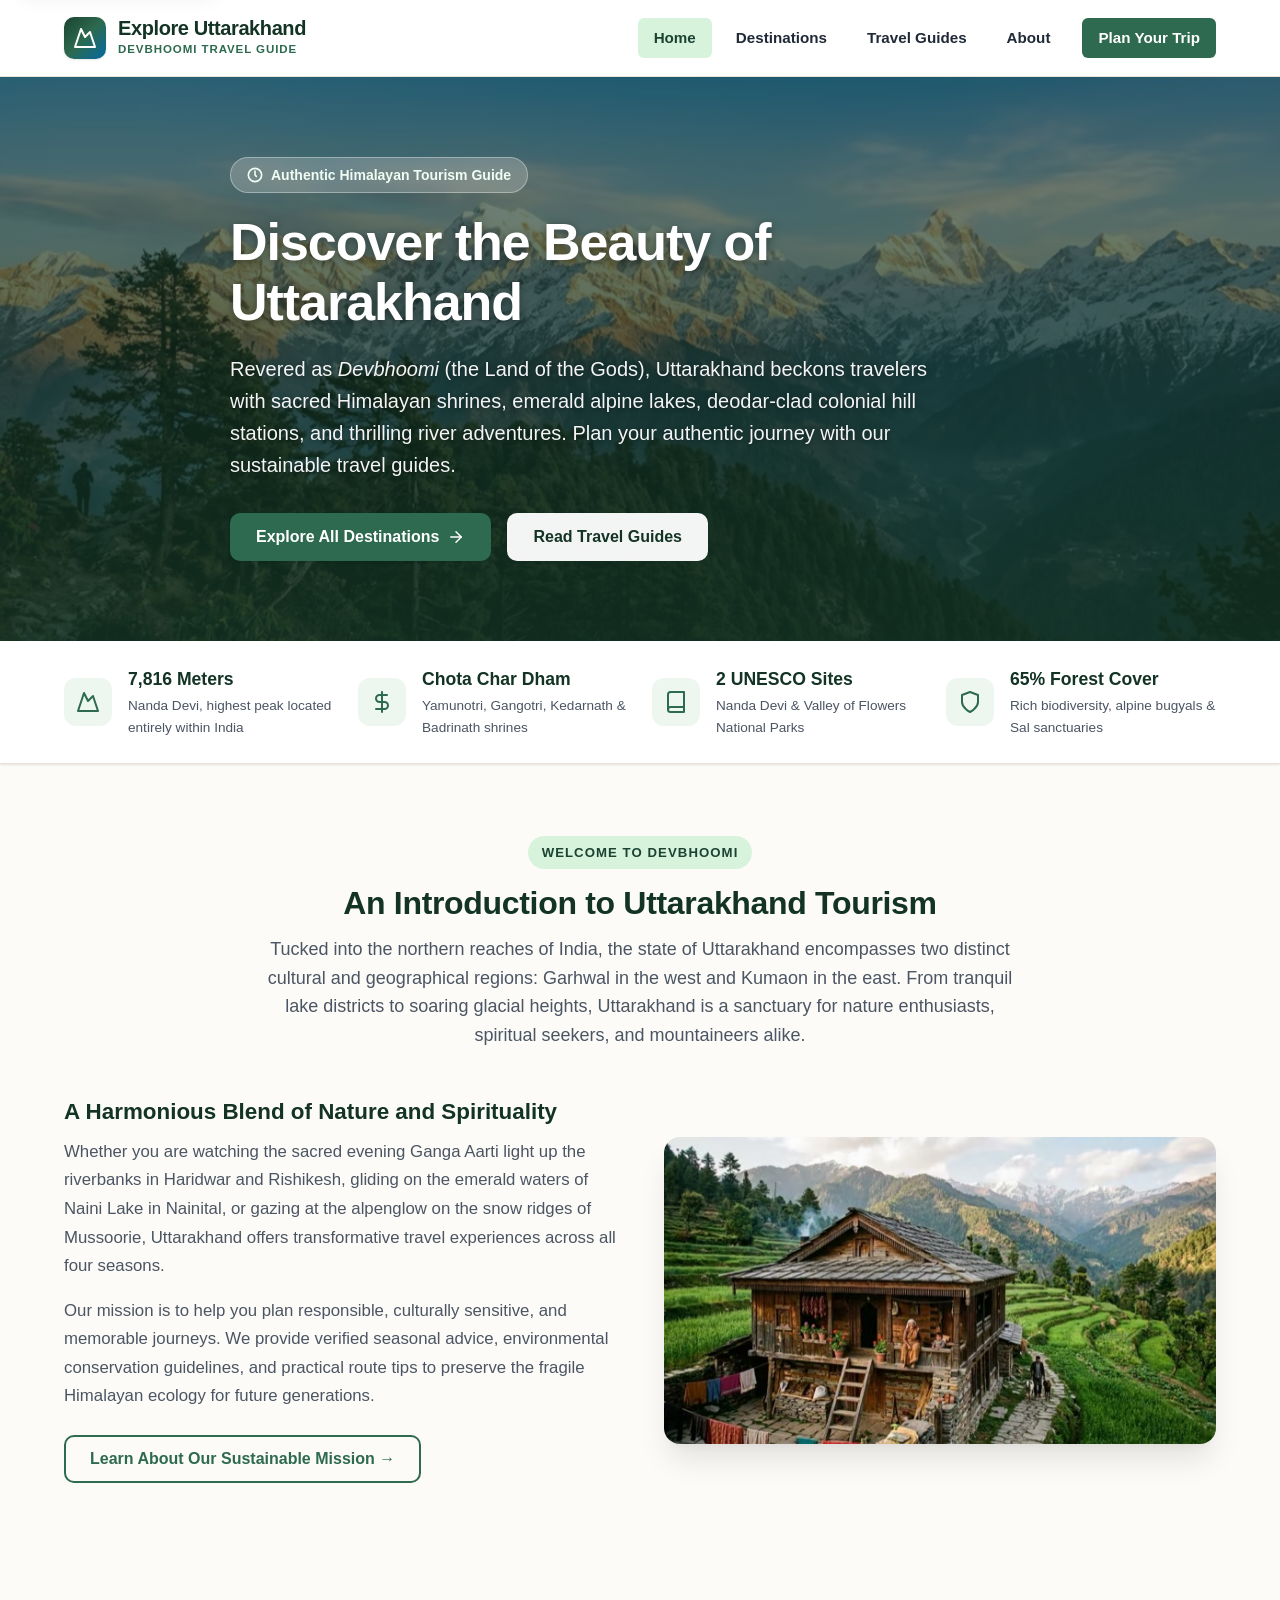
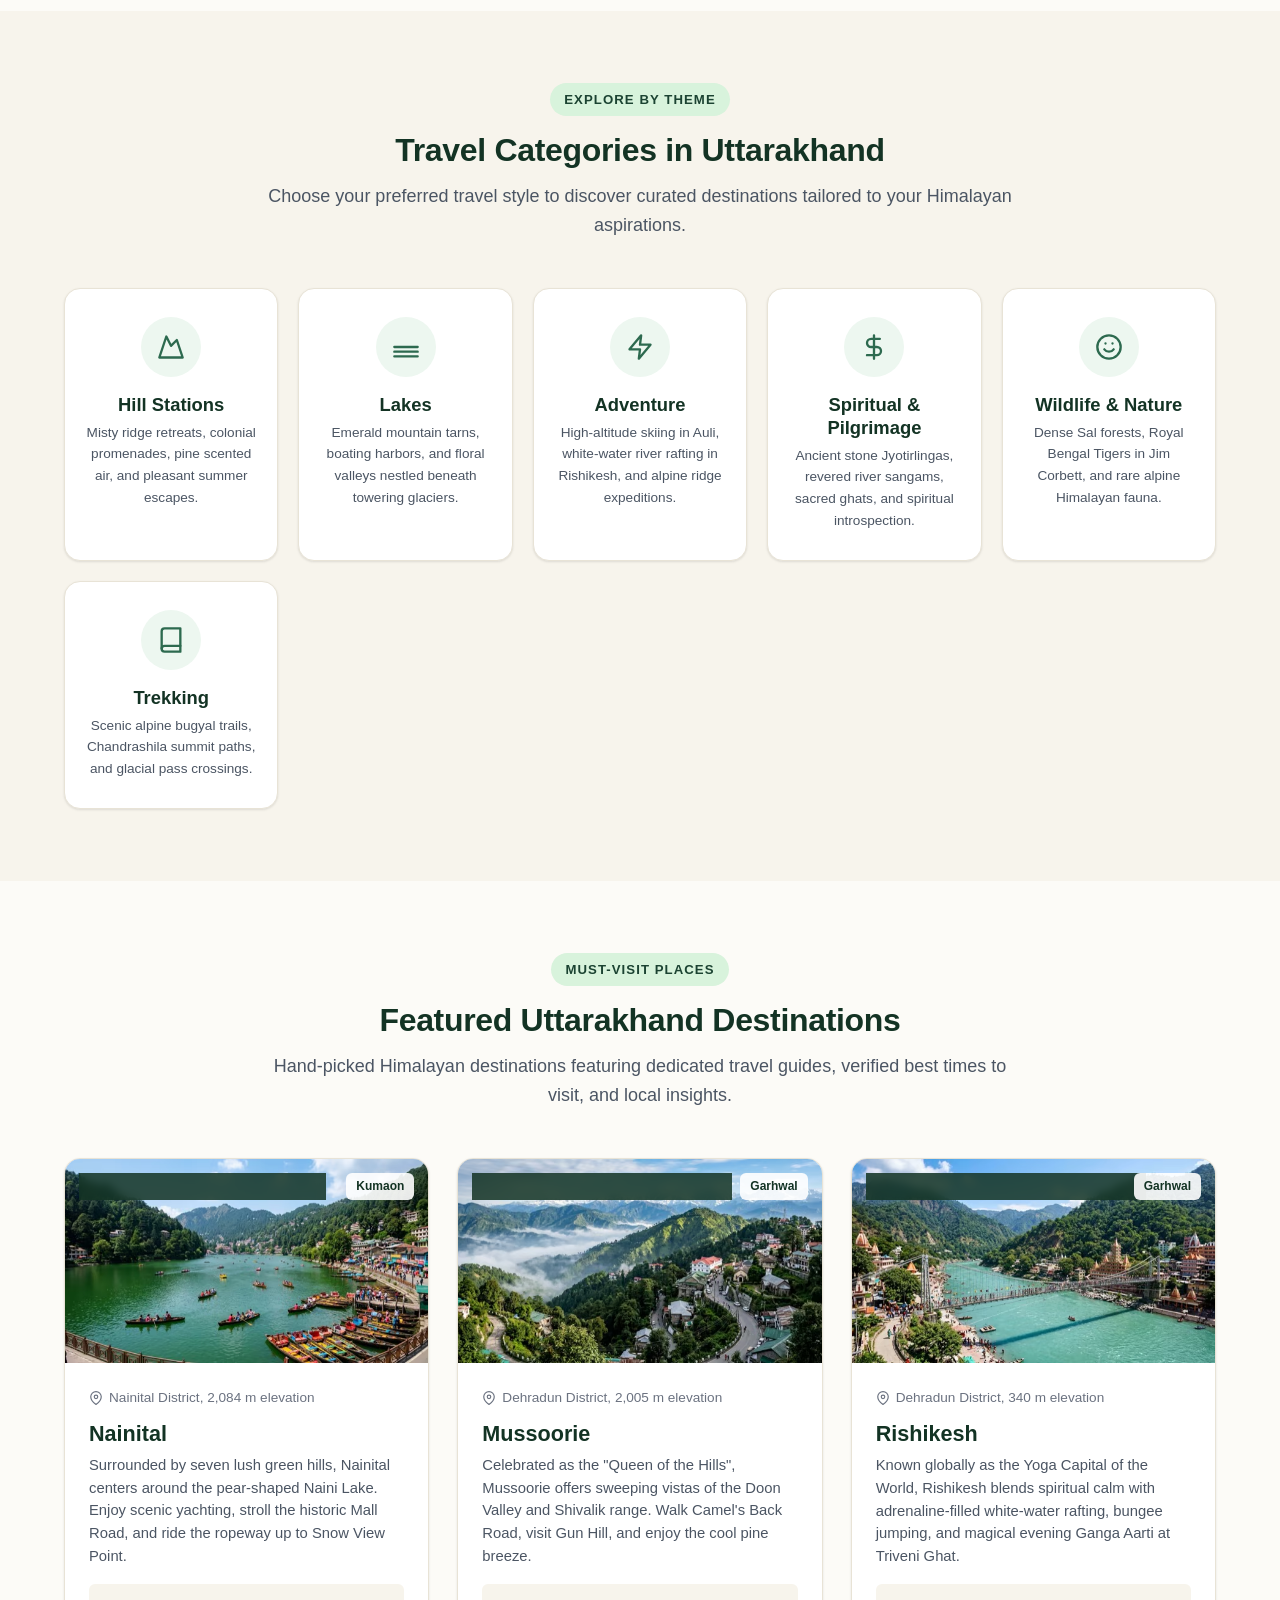
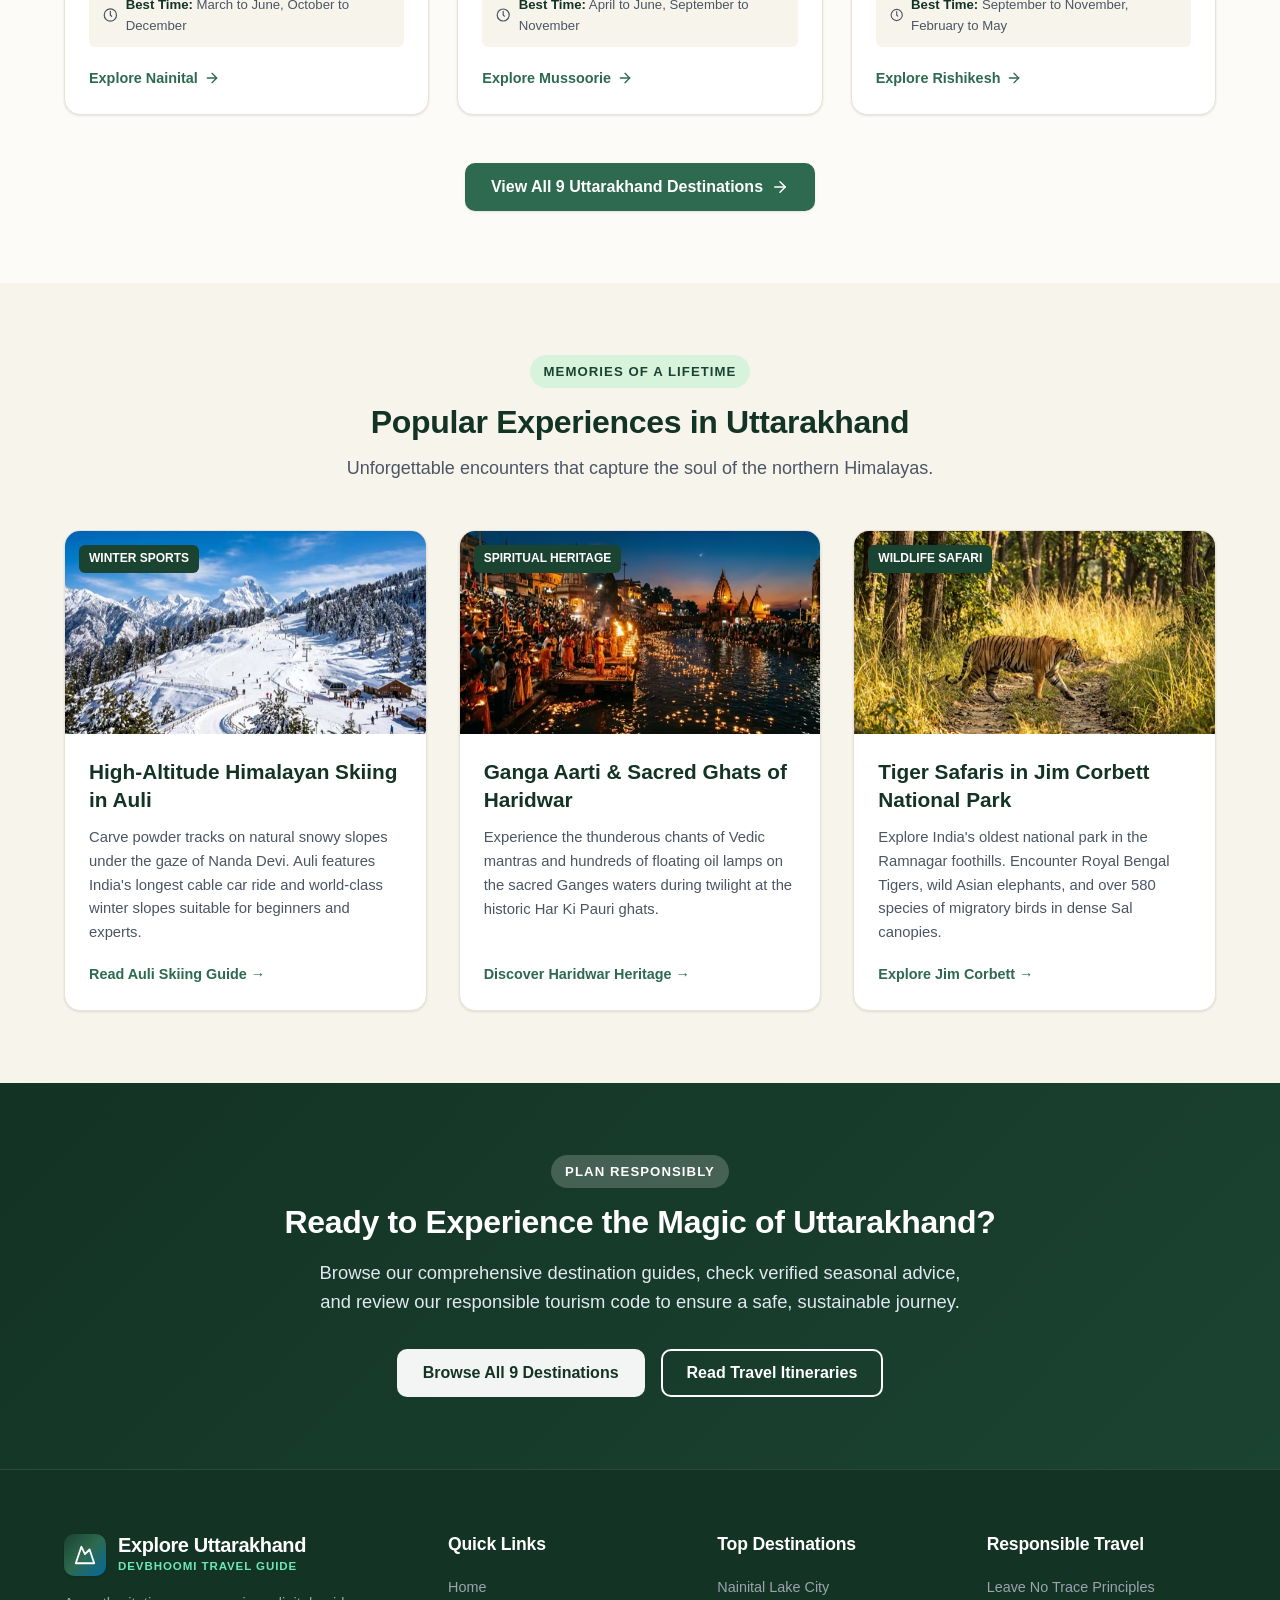
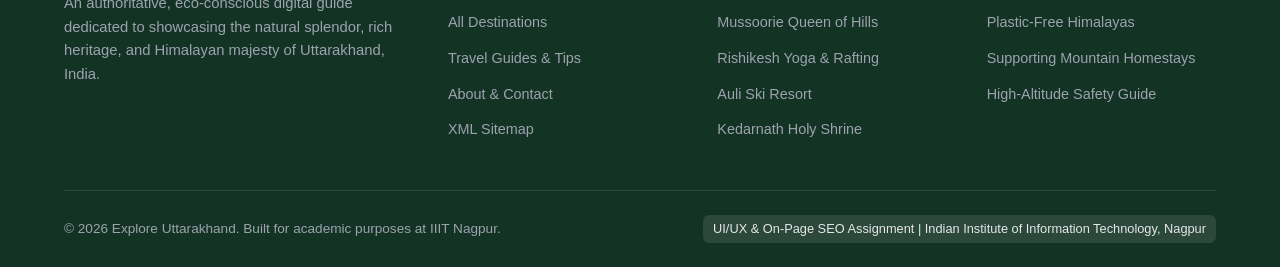
<file: index.html>
<!DOCTYPE html>
<html lang="en">
<head>
  <meta charset="UTF-8">
  <meta name="viewport" content="width=device-width, initial-scale=1.0">
  <meta name="google-site-verification" content="ppqHaPkcQMGD6nqh6XxgxOVYqveOHITWd48YEl65iS8" />
  
  <!-- Primary SEO Meta Tags -->
  <title>Uttarakhand Travel Guide | Explore Uttarakhand</title>
  <meta name="description" content="Discover the beauty of Uttarakhand with our comprehensive travel guide. Explore Himalayan hill stations, sacred pilgrimage sites, trekking routes, and serene lakes.">
  <meta name="keywords" content="Uttarakhand travel guide, places to visit in Uttarakhand, Uttarakhand tourism, Devbhoomi, Himalayan treks, Nainital, Mussoorie, Rishikesh, Kedarnath">
  <meta name="author" content="Explore Uttarakhand Academic Project Team, IIIT Nagpur">
  <meta name="robots" content="index, follow">
  
  <!-- Canonical URL -->
  <link rel="canonical" href="https://explore-uttarakhand-guide.netlify.app/">

  <!-- Open Graph / Facebook Meta Tags -->
  <meta property="og:type" content="website">
  <meta property="og:site_name" content="Explore Uttarakhand">
  <meta property="og:url" content="https://explore-uttarakhand-guide.netlify.app/">
  <meta property="og:title" content="Uttarakhand Travel Guide | Explore Uttarakhand">
  <meta property="og:description" content="Plan your journey across the snow-capped Himalayas, emerald glacial lakes, ancient temples, and roaring rivers of Uttarakhand.">
  <meta property="og:image" content="https://explore-uttarakhand-guide.netlify.app/images/hero-himalayas.jpg">
  <meta property="og:locale" content="en_IN">

  <!-- Twitter Card Meta Tags -->
  <meta name="twitter:card" content="summary_large_image">
  <meta name="twitter:title" content="Uttarakhand Travel Guide | Explore Uttarakhand">
  <meta name="twitter:description" content="Plan your journey across the snow-capped Himalayas, emerald glacial lakes, ancient temples, and roaring rivers of Uttarakhand.">
  <meta name="twitter:image" content="https://explore-uttarakhand-guide.netlify.app/images/hero-himalayas.jpg">

  <!-- Stylesheet -->
  <link rel="stylesheet" href="css/style.css">

  <!-- Structured Data: Organization & WebSite JSON-LD -->
  <script type="application/ld+json">
  {
    "@context": "https://schema.org",
    "@graph": [
      {
        "@type": "WebSite",
        "@id": "https://explore-uttarakhand-guide.netlify.app/#website",
        "url": "https://explore-uttarakhand-guide.netlify.app/",
        "name": "Explore Uttarakhand",
        "description": "Comprehensive travel guide for tourism in Uttarakhand, India.",
        "inLanguage": "en-IN",
        "potentialAction": {
          "@type": "SearchAction",
          "target": "https://explore-uttarakhand-guide.netlify.app/destinations.html?search={search_term_string}",
          "query-input": "required name=search_term_string"
        }
      },
      {
        "@type": "Organization",
        "@id": "https://explore-uttarakhand-guide.netlify.app/#organization",
        "name": "Explore Uttarakhand Tourism Project",
        "url": "https://explore-uttarakhand-guide.netlify.app/",
        "logo": "https://explore-uttarakhand-guide.netlify.app/images/hero-himalayas.jpg",
        "description": "An educational UI/UX and On-Page SEO tourism initiative at the Indian Institute of Information Technology, Nagpur."
      }
    ]
  }
  </script>
</head>
<body>
  <!-- Accessible Skip to Content Link -->
  <a href="#main-content" class="skip-link">Skip to main content</a>

  <!-- Global Header & Navigation -->
  <header class="site-header">
    <div class="container navbar">
      <a href="index.html" class="brand-logo" aria-label="Explore Uttarakhand Homepage">
        <div class="brand-emblem" aria-hidden="true">
          <svg width="24" height="24" viewBox="0 0 24 24" fill="none" stroke="currentColor" stroke-width="2" stroke-linecap="round" stroke-linejoin="round">
            <path d="m8 3 4 8 5-5 5 15H2L8 3z"></path>
          </svg>
        </div>
        <div class="brand-text">
          <span class="brand-title">Explore Uttarakhand</span>
          <span class="brand-subtitle">Devbhoomi Travel Guide</span>
        </div>
      </a>

      <!-- Mobile Navigation Hamburger Button -->
      <button class="nav-toggle" aria-label="Toggle navigation menu" aria-expanded="false" aria-controls="primaryNavigation">
        <svg width="24" height="24" viewBox="0 0 24 24" fill="none" stroke="currentColor" stroke-width="2" stroke-linecap="round" stroke-linejoin="round">
          <line x1="3" y1="12" x2="21" y2="12"></line>
          <line x1="3" y1="6" x2="21" y2="6"></line>
          <line x1="3" y1="18" x2="21" y2="18"></line>
        </svg>
      </button>

      <!-- Primary Navigation Links -->
      <nav id="primaryNavigation" aria-label="Primary Site Navigation">
        <ul class="nav-menu">
          <li><a href="index.html" class="nav-link active" aria-current="page">Home</a></li>
          <li><a href="destinations.html" class="nav-link">Destinations</a></li>
          <li><a href="travel-guides.html" class="nav-link">Travel Guides</a></li>
          <li><a href="about.html" class="nav-link">About</a></li>
          <li><a href="destinations.html" class="nav-link nav-cta">Plan Your Trip</a></li>
        </ul>
      </nav>
    </div>
  </header>

  <!-- Main Landmark -->
  <main id="main-content">
    
    <!-- Hero Section -->
    <section class="hero" aria-label="Discover Uttarakhand Hero">
      <div class="hero-bg-wrapper">
        <picture>
          <source type="image/avif"
                  srcset="images/hero-himalayas-600w.avif 600w, images/hero-himalayas.avif 1200w"
                  sizes="100vw">
          <source type="image/jpeg"
                  srcset="images/hero-himalayas-600w.jpg 600w, images/hero-himalayas.jpg 1200w"
                  sizes="100vw">
          <img src="images/hero-himalayas.jpg"
               srcset="images/hero-himalayas-600w.jpg 600w, images/hero-himalayas.jpg 1200w"
               sizes="100vw"
               alt="Golden morning sunlight illuminating snow-capped Himalayan mountain peaks in Uttarakhand with alpine pine trees"
               class="hero-bg-img"
               width="1200"
               height="675"
               fetchpriority="high">
        </picture>
        <div class="hero-overlay"></div>
      </div>
      <div class="container hero-content">
        <span class="hero-tag">
          <svg width="16" height="16" viewBox="0 0 24 24" fill="none" stroke="currentColor" stroke-width="2.5" stroke-linecap="round" stroke-linejoin="round" aria-hidden="true">
            <circle cx="12" cy="12" r="10"></circle>
            <polyline points="12 6 12 12 14 14"></polyline>
          </svg>
          Authentic Himalayan Tourism Guide
        </span>
        <h1 class="hero-title">Discover the Beauty of Uttarakhand</h1>
        <p class="hero-lead">
          Revered as <em>Devbhoomi</em> (the Land of the Gods), Uttarakhand beckons travelers with sacred Himalayan shrines, emerald alpine lakes, deodar-clad colonial hill stations, and thrilling river adventures. Plan your authentic journey with our sustainable travel guides.
        </p>
        <div class="hero-actions">
          <a href="destinations.html" class="btn btn-primary">
            Explore All Destinations
            <svg width="18" height="18" viewBox="0 0 24 24" fill="none" stroke="currentColor" stroke-width="2" stroke-linecap="round" stroke-linejoin="round" aria-hidden="true"><line x1="5" y1="12" x2="19" y2="12"></line><polyline points="12 5 19 12 12 19"></polyline></svg>
          </a>
          <a href="travel-guides.html" class="btn btn-secondary">Read Travel Guides</a>
        </div>
      </div>
    </section>

    <!-- Highlights Fast Facts Bar -->
    <section class="highlights-bar" aria-label="Uttarakhand Key Highlights">
      <div class="container">
        <div class="highlights-grid">
          <div class="highlight-item">
            <div class="highlight-icon" aria-hidden="true">
              <svg width="24" height="24" viewBox="0 0 24 24" fill="none" stroke="currentColor" stroke-width="2" stroke-linecap="round" stroke-linejoin="round"><path d="m8 3 4 8 5-5 5 15H2L8 3z"></path></svg>
            </div>
            <div>
              <div class="highlight-title">7,816 Meters</div>
              <p class="highlight-desc">Nanda Devi, highest peak located entirely within India</p>
            </div>
          </div>
          <div class="highlight-item">
            <div class="highlight-icon" aria-hidden="true">
              <svg width="24" height="24" viewBox="0 0 24 24" fill="none" stroke="currentColor" stroke-width="2" stroke-linecap="round" stroke-linejoin="round"><path d="M12 2v20M17 5H9.5a3.5 3.5 0 0 0 0 7h5a3.5 3.5 0 0 1 0 7H6"></path></svg>
            </div>
            <div>
              <div class="highlight-title">Chota Char Dham</div>
              <p class="highlight-desc">Yamunotri, Gangotri, Kedarnath & Badrinath shrines</p>
            </div>
          </div>
          <div class="highlight-item">
            <div class="highlight-icon" aria-hidden="true">
              <svg width="24" height="24" viewBox="0 0 24 24" fill="none" stroke="currentColor" stroke-width="2" stroke-linecap="round" stroke-linejoin="round"><path d="M4 19.5A2.5 2.5 0 0 1 6.5 17H20"></path><path d="M6.5 2H20v20H6.5A2.5 2.5 0 0 1 4 19.5v-15A2.5 2.5 0 0 1 6.5 2z"></path></svg>
            </div>
            <div>
              <div class="highlight-title">2 UNESCO Sites</div>
              <p class="highlight-desc">Nanda Devi & Valley of Flowers National Parks</p>
            </div>
          </div>
          <div class="highlight-item">
            <div class="highlight-icon" aria-hidden="true">
              <svg width="24" height="24" viewBox="0 0 24 24" fill="none" stroke="currentColor" stroke-width="2" stroke-linecap="round" stroke-linejoin="round"><path d="M12 22s8-4 8-10V5l-8-3-8 3v7c0 6 8 10 8 10z"></path></svg>
            </div>
            <div>
              <div class="highlight-title">65% Forest Cover</div>
              <p class="highlight-desc">Rich biodiversity, alpine bugyals & Sal sanctuaries</p>
            </div>
          </div>
        </div>
      </div>
    </section>

    <!-- Introduction to Uttarakhand Tourism -->
    <section class="section" aria-labelledby="introHeading">
      <div class="container">
        <div class="section-header">
          <span class="section-badge">Welcome to Devbhoomi</span>
          <h2 id="introHeading">An Introduction to Uttarakhand Tourism</h2>
          <p>
            Tucked into the northern reaches of India, the state of Uttarakhand encompasses two distinct cultural and geographical regions: Garhwal in the west and Kumaon in the east. From tranquil lake districts to soaring glacial heights, Uttarakhand is a sanctuary for nature enthusiasts, spiritual seekers, and mountaineers alike.
          </p>
        </div>

        <div class="about-grid">
          <div class="about-text">
            <h3>A Harmonious Blend of Nature and Spirituality</h3>
            <p>
              Whether you are watching the sacred evening Ganga Aarti light up the riverbanks in Haridwar and Rishikesh, gliding on the emerald waters of Naini Lake in Nainital, or gazing at the alpenglow on the snow ridges of Mussoorie, Uttarakhand offers transformative travel experiences across all four seasons.
            </p>
            <p>
              Our mission is to help you plan responsible, culturally sensitive, and memorable journeys. We provide verified seasonal advice, environmental conservation guidelines, and practical route tips to preserve the fragile Himalayan ecology for future generations.
            </p>
            <div style="margin-top: 24px;">
              <a href="about.html" class="btn btn-outline">Learn About Our Sustainable Mission &rarr;</a>
            </div>
          </div>
          <div class="about-image-wrapper">
            <picture>
              <source type="image/avif"
                      srcset="images/about-uttarakhand-heritage-600w.avif 600w, images/about-uttarakhand-heritage.avif 1200w"
                      sizes="(max-width: 768px) 100vw, 560px">
              <source type="image/jpeg"
                      srcset="images/about-uttarakhand-heritage-600w.jpg 600w, images/about-uttarakhand-heritage.jpg 1200w"
                      sizes="(max-width: 768px) 100vw, 560px">
              <img src="images/about-uttarakhand-heritage.jpg"
                   srcset="images/about-uttarakhand-heritage-600w.jpg 600w, images/about-uttarakhand-heritage.jpg 1200w"
                   sizes="(max-width: 768px) 100vw, 560px"
                   alt="Traditional slate-roofed wooden mountain house nestled in terraced agricultural fields in Uttarakhand"
                   width="1200"
                   height="675"
                   loading="lazy">
            </picture>
          </div>
        </div>
      </div>
    </section>

    <!-- Travel Categories Section -->
    <section class="section section-alt" aria-labelledby="categoriesHeading">
      <div class="container">
        <div class="section-header">
          <span class="section-badge">Explore by Theme</span>
          <h2 id="categoriesHeading">Travel Categories in Uttarakhand</h2>
          <p>Choose your preferred travel style to discover curated destinations tailored to your Himalayan aspirations.</p>
        </div>

        <div class="categories-grid">
          <!-- Hill Stations -->
          <a href="destinations.html?category=Hill+Stations" class="category-card" aria-label="Explore Hill Stations in Uttarakhand">
            <div class="category-icon-box" aria-hidden="true">
              <svg width="28" height="28" viewBox="0 0 24 24" fill="none" stroke="currentColor" stroke-width="2" stroke-linecap="round" stroke-linejoin="round">
                <path d="m8 3 4 8 5-5 5 15H2L8 3z"></path>
              </svg>
            </div>
            <h3 class="category-title">Hill Stations</h3>
            <p class="category-text">Misty ridge retreats, colonial promenades, pine scented air, and pleasant summer escapes.</p>
          </a>

          <!-- Lakes -->
          <a href="destinations.html?category=Lakes" class="category-card" aria-label="Explore Himalayan Lakes in Uttarakhand">
            <div class="category-icon-box" aria-hidden="true">
              <svg width="28" height="28" viewBox="0 0 24 24" fill="none" stroke="currentColor" stroke-width="2" stroke-linecap="round" stroke-linejoin="round">
                <path d="M2 12h20M2 16h20M2 20h20"></path>
              </svg>
            </div>
            <h3 class="category-title">Lakes</h3>
            <p class="category-text">Emerald mountain tarns, boating harbors, and floral valleys nestled beneath towering glaciers.</p>
          </a>

          <!-- Adventure -->
          <a href="destinations.html?category=Adventure" class="category-card" aria-label="Explore Adventure and Treks in Uttarakhand">
            <div class="category-icon-box" aria-hidden="true">
              <svg width="28" height="28" viewBox="0 0 24 24" fill="none" stroke="currentColor" stroke-width="2" stroke-linecap="round" stroke-linejoin="round">
                <polygon points="13 2 3 14 12 14 11 22 21 10 12 10 13 2"></polygon>
              </svg>
            </div>
            <h3 class="category-title">Adventure</h3>
            <p class="category-text">High-altitude skiing in Auli, white-water river rafting in Rishikesh, and alpine ridge expeditions.</p>
          </a>

          <!-- Spiritual & Pilgrimage -->
          <a href="destinations.html?category=Spiritual+%26+Pilgrimage" class="category-card" aria-label="Explore Spiritual & Pilgrimage Shrines in Uttarakhand">
            <div class="category-icon-box" aria-hidden="true">
              <svg width="28" height="28" viewBox="0 0 24 24" fill="none" stroke="currentColor" stroke-width="2" stroke-linecap="round" stroke-linejoin="round">
                <path d="M12 2v20M17 5H9.5a3.5 3.5 0 0 0 0 7h5a3.5 3.5 0 0 1 0 7H6"></path>
              </svg>
            </div>
            <h3 class="category-title">Spiritual & Pilgrimage</h3>
            <p class="category-text">Ancient stone Jyotirlingas, revered river sangams, sacred ghats, and spiritual introspection.</p>
          </a>

          <!-- Wildlife & Nature -->
          <a href="destinations.html?category=Wildlife+%26+Nature" class="category-card" aria-label="Explore Wildlife & Nature Sanctuaries in Uttarakhand">
            <div class="category-icon-box" aria-hidden="true">
              <svg width="28" height="28" viewBox="0 0 24 24" fill="none" stroke="currentColor" stroke-width="2" stroke-linecap="round" stroke-linejoin="round">
                <circle cx="12" cy="12" r="10"></circle>
                <path d="M8 14s1.5 2 4 2 4-2 4-2"></path>
                <line x1="9" y1="9" x2="9.01" y2="9"></line>
                <line x1="15" y1="9" x2="15.01" y2="9"></line>
              </svg>
            </div>
            <h3 class="category-title">Wildlife & Nature</h3>
            <p class="category-text">Dense Sal forests, Royal Bengal Tigers in Jim Corbett, and rare alpine Himalayan fauna.</p>
          </a>

          <!-- Trekking -->
          <a href="destinations.html?category=Trekking" class="category-card" aria-label="Explore Trekking Trails in Uttarakhand">
            <div class="category-icon-box" aria-hidden="true">
              <svg width="28" height="28" viewBox="0 0 24 24" fill="none" stroke="currentColor" stroke-width="2" stroke-linecap="round" stroke-linejoin="round">
                <path d="M4 19.5A2.5 2.5 0 0 1 6.5 17H20"></path>
                <path d="M6.5 2H20v20H6.5A2.5 2.5 0 0 1 4 19.5v-15A2.5 2.5 0 0 1 6.5 2z"></path>
              </svg>
            </div>
            <h3 class="category-title">Trekking</h3>
            <p class="category-text">Scenic alpine bugyal trails, Chandrashila summit paths, and glacial pass crossings.</p>
          </a>
        </div>
      </div>
    </section>

    <!-- Featured Destinations Section -->
    <section class="section" aria-labelledby="featuredHeading">
      <div class="container">
        <div class="section-header">
          <span class="section-badge">Must-Visit Places</span>
          <h2 id="featuredHeading">Featured Uttarakhand Destinations</h2>
          <p>Hand-picked Himalayan destinations featuring dedicated travel guides, verified best times to visit, and local insights.</p>
        </div>

        <div class="destinations-grid">
          
          <!-- Card 1: Nainital -->
          <article class="destination-card">
            <div class="destination-img-wrapper">
              <picture>
                <source type="image/avif"
                        srcset="images/destination-nainital-lake-600w.avif 600w, images/destination-nainital-lake.avif 1200w"
                        sizes="(max-width: 768px) 100vw, (max-width: 1200px) 50vw, 380px">
                <source type="image/jpeg"
                        srcset="images/destination-nainital-lake-600w.jpg 600w, images/destination-nainital-lake.jpg 1200w"
                        sizes="(max-width: 768px) 100vw, (max-width: 1200px) 50vw, 380px">
                <img src="images/destination-nainital-lake.jpg"
                     srcset="images/destination-nainital-lake-600w.jpg 600w, images/destination-nainital-lake.jpg 1200w"
                     sizes="(max-width: 768px) 100vw, (max-width: 1200px) 50vw, 380px"
                     alt="Vibrant colorful wooden rowboats floating peacefully on emerald Naini Lake surrounded by forested hill slopes"
                     class="destination-img"
                     width="1200"
                     height="675"
                     loading="lazy">
              </picture>
              <span class="destination-badge">Hill Stations • Lakes • Wildlife</span>
              <span class="destination-region">Kumaon</span>
            </div>
            <div class="destination-body">
              <div class="destination-location">
                <svg width="14" height="14" viewBox="0 0 24 24" fill="none" stroke="currentColor" stroke-width="2" stroke-linecap="round" stroke-linejoin="round" aria-hidden="true"><path d="M21 10c0 7-9 13-9 13s-9-6-9-13a9 9 0 0 1 18 0z"></path><circle cx="12" cy="10" r="3"></circle></svg>
                Nainital District, 2,084 m elevation
              </div>
              <h3 class="destination-title">
                <a href="nainital.html">Nainital</a>
              </h3>
              <p class="destination-desc">
                Surrounded by seven lush green hills, Nainital centers around the pear-shaped Naini Lake. Enjoy scenic yachting, stroll the historic Mall Road, and ride the ropeway up to Snow View Point.
              </p>
              <div class="destination-meta-box">
                <svg width="16" height="16" viewBox="0 0 24 24" fill="none" stroke="currentColor" stroke-width="2" stroke-linecap="round" stroke-linejoin="round" aria-hidden="true"><circle cx="12" cy="12" r="10"></circle><polyline points="12 6 12 12 14 14"></polyline></svg>
                <span><strong>Best Time:</strong> March to June, October to December</span>
              </div>
              <div class="destination-footer">
                <a href="nainital.html" class="destination-link-btn" aria-label="Explore Nainital dedicated travel guide">
                  Explore Nainital
                  <svg width="16" height="16" viewBox="0 0 24 24" fill="none" stroke="currentColor" stroke-width="2" stroke-linecap="round" stroke-linejoin="round" aria-hidden="true"><line x1="5" y1="12" x2="19" y2="12"></line><polyline points="12 5 19 12 12 19"></polyline></svg>
                </a>
              </div>
            </div>
          </article>

          <!-- Card 2: Mussoorie -->
          <article class="destination-card">
            <div class="destination-img-wrapper">
              <picture>
                <source type="image/avif"
                        srcset="images/destination-mussoorie-hills-600w.avif 600w, images/destination-mussoorie-hills.avif 1200w"
                        sizes="(max-width: 768px) 100vw, (max-width: 1200px) 50vw, 380px">
                <source type="image/jpeg"
                        srcset="images/destination-mussoorie-hills-600w.jpg 600w, images/destination-mussoorie-hills.jpg 1200w"
                        sizes="(max-width: 768px) 100vw, (max-width: 1200px) 50vw, 380px">
                <img src="images/destination-mussoorie-hills.jpg"
                     srcset="images/destination-mussoorie-hills-600w.jpg 600w, images/destination-mussoorie-hills.jpg 1200w"
                     sizes="(max-width: 768px) 100vw, (max-width: 1200px) 50vw, 380px"
                     alt="Picturesque hill town of Mussoorie overlooking misty mountain valleys and distant snow-clad Himalayan peaks"
                     class="destination-img"
                     width="1200"
                     height="675"
                     loading="lazy">
              </picture>
              <span class="destination-badge">Hill Stations • Wildlife & Nature</span>
              <span class="destination-region">Garhwal</span>
            </div>
            <div class="destination-body">
              <div class="destination-location">
                <svg width="14" height="14" viewBox="0 0 24 24" fill="none" stroke="currentColor" stroke-width="2" stroke-linecap="round" stroke-linejoin="round" aria-hidden="true"><path d="M21 10c0 7-9 13-9 13s-9-6-9-13a9 9 0 0 1 18 0z"></path><circle cx="12" cy="10" r="3"></circle></svg>
                Dehradun District, 2,005 m elevation
              </div>
              <h3 class="destination-title">
                <a href="mussoorie.html">Mussoorie</a>
              </h3>
              <p class="destination-desc">
                Celebrated as the "Queen of the Hills", Mussoorie offers sweeping vistas of the Doon Valley and Shivalik range. Walk Camel's Back Road, visit Gun Hill, and enjoy the cool pine breeze.
              </p>
              <div class="destination-meta-box">
                <svg width="16" height="16" viewBox="0 0 24 24" fill="none" stroke="currentColor" stroke-width="2" stroke-linecap="round" stroke-linejoin="round" aria-hidden="true"><circle cx="12" cy="12" r="10"></circle><polyline points="12 6 12 12 14 14"></polyline></svg>
                <span><strong>Best Time:</strong> April to June, September to November</span>
              </div>
              <div class="destination-footer">
                <a href="mussoorie.html" class="destination-link-btn" aria-label="Explore Mussoorie dedicated travel guide">
                  Explore Mussoorie
                  <svg width="16" height="16" viewBox="0 0 24 24" fill="none" stroke="currentColor" stroke-width="2" stroke-linecap="round" stroke-linejoin="round" aria-hidden="true"><line x1="5" y1="12" x2="19" y2="12"></line><polyline points="12 5 19 12 12 19"></polyline></svg>
                </a>
              </div>
            </div>
          </article>

          <!-- Card 3: Rishikesh -->
          <article class="destination-card">
            <div class="destination-img-wrapper">
              <picture>
                <source type="image/avif"
                        srcset="images/destination-rishikesh-ganga-600w.avif 600w, images/destination-rishikesh-ganga.avif 1200w"
                        sizes="(max-width: 768px) 100vw, (max-width: 1200px) 50vw, 380px">
                <source type="image/jpeg"
                        srcset="images/destination-rishikesh-ganga-600w.jpg 600w, images/destination-rishikesh-ganga.jpg 1200w"
                        sizes="(max-width: 768px) 100vw, (max-width: 1200px) 50vw, 380px">
                <img src="images/destination-rishikesh-ganga.jpg"
                     srcset="images/destination-rishikesh-ganga-600w.jpg 600w, images/destination-rishikesh-ganga.jpg 1200w"
                     sizes="(max-width: 768px) 100vw, (max-width: 1200px) 50vw, 380px"
                     alt="Iconic suspension bridge stretching across the turquoise holy Ganga river flanked by temples and green Himalayan hills in Rishikesh"
                     class="destination-img"
                     width="1200"
                     height="675"
                     loading="lazy">
              </picture>
              <span class="destination-badge">Adventure • Spiritual & Pilgrimage</span>
              <span class="destination-region">Garhwal</span>
            </div>
            <div class="destination-body">
              <div class="destination-location">
                <svg width="14" height="14" viewBox="0 0 24 24" fill="none" stroke="currentColor" stroke-width="2" stroke-linecap="round" stroke-linejoin="round" aria-hidden="true"><path d="M21 10c0 7-9 13-9 13s-9-6-9-13a9 9 0 0 1 18 0z"></path><circle cx="12" cy="10" r="3"></circle></svg>
                Dehradun District, 340 m elevation
              </div>
              <h3 class="destination-title">
                <a href="rishikesh.html">Rishikesh</a>
              </h3>
              <p class="destination-desc">
                Known globally as the Yoga Capital of the World, Rishikesh blends spiritual calm with adrenaline-filled white-water rafting, bungee jumping, and magical evening Ganga Aarti at Triveni Ghat.
              </p>
              <div class="destination-meta-box">
                <svg width="16" height="16" viewBox="0 0 24 24" fill="none" stroke="currentColor" stroke-width="2" stroke-linecap="round" stroke-linejoin="round" aria-hidden="true"><circle cx="12" cy="12" r="10"></circle><polyline points="12 6 12 12 14 14"></polyline></svg>
                <span><strong>Best Time:</strong> September to November, February to May</span>
              </div>
              <div class="destination-footer">
                <a href="rishikesh.html" class="destination-link-btn" aria-label="Explore Rishikesh dedicated travel guide">
                  Explore Rishikesh
                  <svg width="16" height="16" viewBox="0 0 24 24" fill="none" stroke="currentColor" stroke-width="2" stroke-linecap="round" stroke-linejoin="round" aria-hidden="true"><line x1="5" y1="12" x2="19" y2="12"></line><polyline points="12 5 19 12 12 19"></polyline></svg>
                </a>
              </div>
            </div>
          </article>

        </div>

        <div style="text-align: center; margin-top: 48px;">
          <a href="destinations.html" class="btn btn-primary">
            View All 9 Uttarakhand Destinations
            <svg width="18" height="18" viewBox="0 0 24 24" fill="none" stroke="currentColor" stroke-width="2" stroke-linecap="round" stroke-linejoin="round" aria-hidden="true"><line x1="5" y1="12" x2="19" y2="12"></line><polyline points="12 5 19 12 12 19"></polyline></svg>
          </a>
        </div>
      </div>
    </section>

    <!-- Popular Experiences & Travel Inspiration -->
    <section class="section section-alt" aria-labelledby="experiencesHeading">
      <div class="container">
        <div class="section-header">
          <span class="section-badge">Memories of a Lifetime</span>
          <h2 id="experiencesHeading">Popular Experiences in Uttarakhand</h2>
          <p>Unforgettable encounters that capture the soul of the northern Himalayas.</p>
        </div>

        <div class="guides-grid">
          
          <div class="guide-card">
            <div class="guide-img-box">
              <picture>
                <source type="image/avif"
                        srcset="images/destination-auli-snow-600w.avif 600w, images/destination-auli-snow.avif 1200w"
                        sizes="(max-width: 768px) 100vw, (max-width: 1200px) 50vw, 380px">
                <source type="image/jpeg"
                        srcset="images/destination-auli-snow-600w.jpg 600w, images/destination-auli-snow.jpg 1200w"
                        sizes="(max-width: 768px) 100vw, (max-width: 1200px) 50vw, 380px">
                <img src="images/destination-auli-snow.jpg"
                     srcset="images/destination-auli-snow-600w.jpg 600w, images/destination-auli-snow.jpg 1200w"
                     sizes="(max-width: 768px) 100vw, (max-width: 1200px) 50vw, 380px"
                     alt="Snowboarders and skiers on snowy slopes of Auli ski resort in winter"
                     class="guide-img"
                     width="1200"
                     height="675"
                     loading="lazy">
              </picture>
              <span class="guide-category-tag">Winter Sports</span>
            </div>
            <div class="guide-body">
              <h3 class="guide-title">High-Altitude Himalayan Skiing in Auli</h3>
              <p class="guide-excerpt">
                Carve powder tracks on natural snowy slopes under the gaze of Nanda Devi. Auli features India's longest cable car ride and world-class winter slopes suitable for beginners and experts.
              </p>
              <a href="destination-details.html?id=auli" class="destination-link-btn">Read Auli Skiing Guide &rarr;</a>
            </div>
          </div>

          <div class="guide-card">
            <div class="guide-img-box">
              <picture>
                <source type="image/avif"
                        srcset="images/destination-haridwar-ghat-600w.avif 600w, images/destination-haridwar-ghat.avif 1200w"
                        sizes="(max-width: 768px) 100vw, (max-width: 1200px) 50vw, 380px">
                <source type="image/jpeg"
                        srcset="images/destination-haridwar-ghat-600w.jpg 600w, images/destination-haridwar-ghat.jpg 1200w"
                        sizes="(max-width: 768px) 100vw, (max-width: 1200px) 50vw, 380px">
                <img src="images/destination-haridwar-ghat.jpg"
                     srcset="images/destination-haridwar-ghat-600w.jpg 600w, images/destination-haridwar-ghat.jpg 1200w"
                     sizes="(max-width: 768px) 100vw, (max-width: 1200px) 50vw, 380px"
                     alt="Har Ki Pauri ghat glowing with evening diyas and oil lamps during holy Ganga Aarti"
                     class="guide-img"
                     width="1200"
                     height="675"
                     loading="lazy">
              </picture>
              <span class="guide-category-tag">Spiritual Heritage</span>
            </div>
            <div class="guide-body">
              <h3 class="guide-title">Ganga Aarti & Sacred Ghats of Haridwar</h3>
              <p class="guide-excerpt">
                Experience the thunderous chants of Vedic mantras and hundreds of floating oil lamps on the sacred Ganges waters during twilight at the historic Har Ki Pauri ghats.
              </p>
              <a href="destination-details.html?id=haridwar" class="destination-link-btn">Discover Haridwar Heritage &rarr;</a>
            </div>
          </div>

          <div class="guide-card">
            <div class="guide-img-box">
              <picture>
                <source type="image/avif"
                        srcset="images/experience-corbett-wildlife-600w.avif 600w, images/experience-corbett-wildlife.avif 1200w"
                        sizes="(max-width: 768px) 100vw, (max-width: 1200px) 50vw, 380px">
                <source type="image/jpeg"
                        srcset="images/experience-corbett-wildlife-600w.jpg 600w, images/experience-corbett-wildlife.jpg 1200w"
                        sizes="(max-width: 768px) 100vw, (max-width: 1200px) 50vw, 380px">
                <img src="images/experience-corbett-wildlife.jpg"
                     srcset="images/experience-corbett-wildlife-600w.jpg 600w, images/experience-corbett-wildlife.jpg 1200w"
                     sizes="(max-width: 768px) 100vw, (max-width: 1200px) 50vw, 380px"
                     alt="Bengal tiger walking along forested track in Jim Corbett National Park"
                     class="guide-img"
                     width="1200"
                     height="675"
                     loading="lazy">
              </picture>
              <span class="guide-category-tag">Wildlife Safari</span>
            </div>
            <div class="guide-body">
              <h3 class="guide-title">Tiger Safaris in Jim Corbett National Park</h3>
              <p class="guide-excerpt">
                Explore India's oldest national park in the Ramnagar foothills. Encounter Royal Bengal Tigers, wild Asian elephants, and over 580 species of migratory birds in dense Sal canopies.
              </p>
              <a href="jim-corbett.html" class="destination-link-btn">Explore Jim Corbett &rarr;</a>
            </div>
          </div>

        </div>
      </div>
    </section>

    <!-- Call to Action Banner -->
    <section class="section" style="background: linear-gradient(135deg, var(--color-forest-dark) 0%, var(--color-forest-deep) 100%); color: white; text-align: center;">
      <div class="container">
        <span class="section-badge" style="background: rgba(255,255,255,0.2); color: white;">Plan Responsibly</span>
        <h2 style="color: white; margin-bottom: 16px;">Ready to Experience the Magic of Uttarakhand?</h2>
        <p style="color: #e2e8f0; max-width: 650px; margin: 0 auto 32px auto; font-size: 1.15rem;">
          Browse our comprehensive destination guides, check verified seasonal advice, and review our responsible tourism code to ensure a safe, sustainable journey.
        </p>
        <div style="display: flex; gap: 16px; justify-content: center; flex-wrap: wrap;">
          <a href="destinations.html" class="btn btn-secondary">Browse All 9 Destinations</a>
          <a href="travel-guides.html" class="btn btn-outline" style="border-color: white; color: white;">Read Travel Itineraries</a>
        </div>
      </div>
    </section>

  </main>

  <!-- Global Accessible Footer -->
  <footer class="site-footer">
    <div class="container">
      <div class="footer-grid">
        <div class="footer-col">
          <div class="brand-logo" style="margin-bottom: 16px;">
            <div class="brand-emblem" aria-hidden="true">
              <svg width="22" height="22" viewBox="0 0 24 24" fill="none" stroke="currentColor" stroke-width="2" stroke-linecap="round" stroke-linejoin="round">
                <path d="m8 3 4 8 5-5 5 15H2L8 3z"></path>
              </svg>
            </div>
            <div class="brand-text">
              <span class="brand-title" style="color: white;">Explore Uttarakhand</span>
              <span class="brand-subtitle" style="color: #6ee7b7;">Devbhoomi Travel Guide</span>
            </div>
          </div>
          <p>
            An authoritative, eco-conscious digital guide dedicated to showcasing the natural splendor, rich heritage, and Himalayan majesty of Uttarakhand, India.
          </p>
        </div>

        <div class="footer-col">
          <h3>Quick Links</h3>
          <ul class="footer-links">
            <li><a href="index.html">Home</a></li>
            <li><a href="destinations.html">All Destinations</a></li>
            <li><a href="travel-guides.html">Travel Guides & Tips</a></li>
            <li><a href="about.html">About & Contact</a></li>
            <li><a href="sitemap.xml">XML Sitemap</a></li>
          </ul>
        </div>

        <div class="footer-col">
          <h3>Top Destinations</h3>
          <ul class="footer-links">
            <li><a href="nainital.html">Nainital Lake City</a></li>
            <li><a href="mussoorie.html">Mussoorie Queen of Hills</a></li>
            <li><a href="rishikesh.html">Rishikesh Yoga & Rafting</a></li>
            <li><a href="destination-details.html?id=auli">Auli Ski Resort</a></li>
            <li><a href="destination-details.html?id=kedarnath">Kedarnath Holy Shrine</a></li>
          </ul>
        </div>

        <div class="footer-col">
          <h3>Responsible Travel</h3>
          <ul class="footer-links">
            <li><a href="about.html#responsible-tourism">Leave No Trace Principles</a></li>
            <li><a href="about.html#responsible-tourism">Plastic-Free Himalayas</a></li>
            <li><a href="about.html#responsible-tourism">Supporting Mountain Homestays</a></li>
            <li><a href="travel-guides.html#trekking-guide">High-Altitude Safety Guide</a></li>
          </ul>
        </div>
      </div>

      <div class="footer-bottom">
        <div>
          &copy; 2026 Explore Uttarakhand. Built for academic purposes at IIIT Nagpur.
        </div>
        <div class="footer-academic-badge">
          UI/UX & On-Page SEO Assignment | Indian Institute of Information Technology, Nagpur
        </div>
      </div>
    </div>
  </footer>

  <!-- JavaScript -->
  <script src="js/script.js" defer></script>
</body>
</html>
</file>
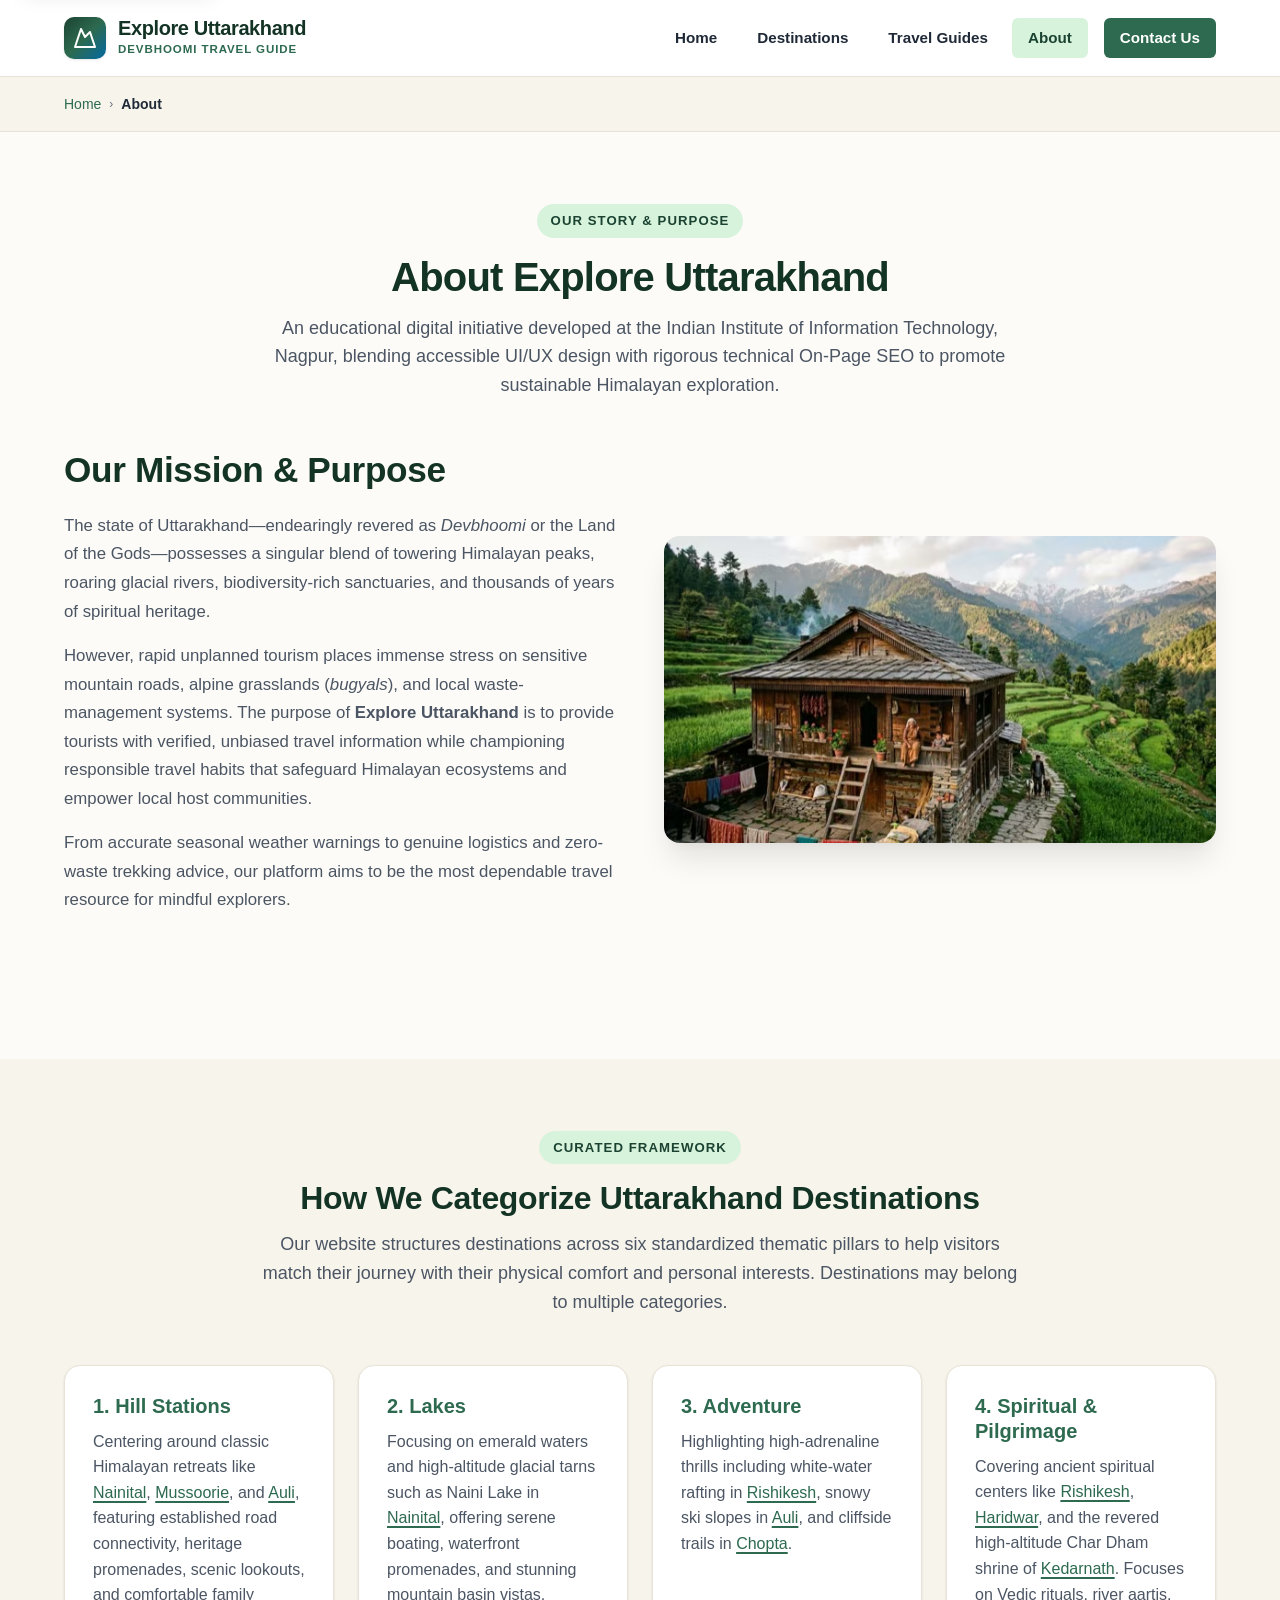
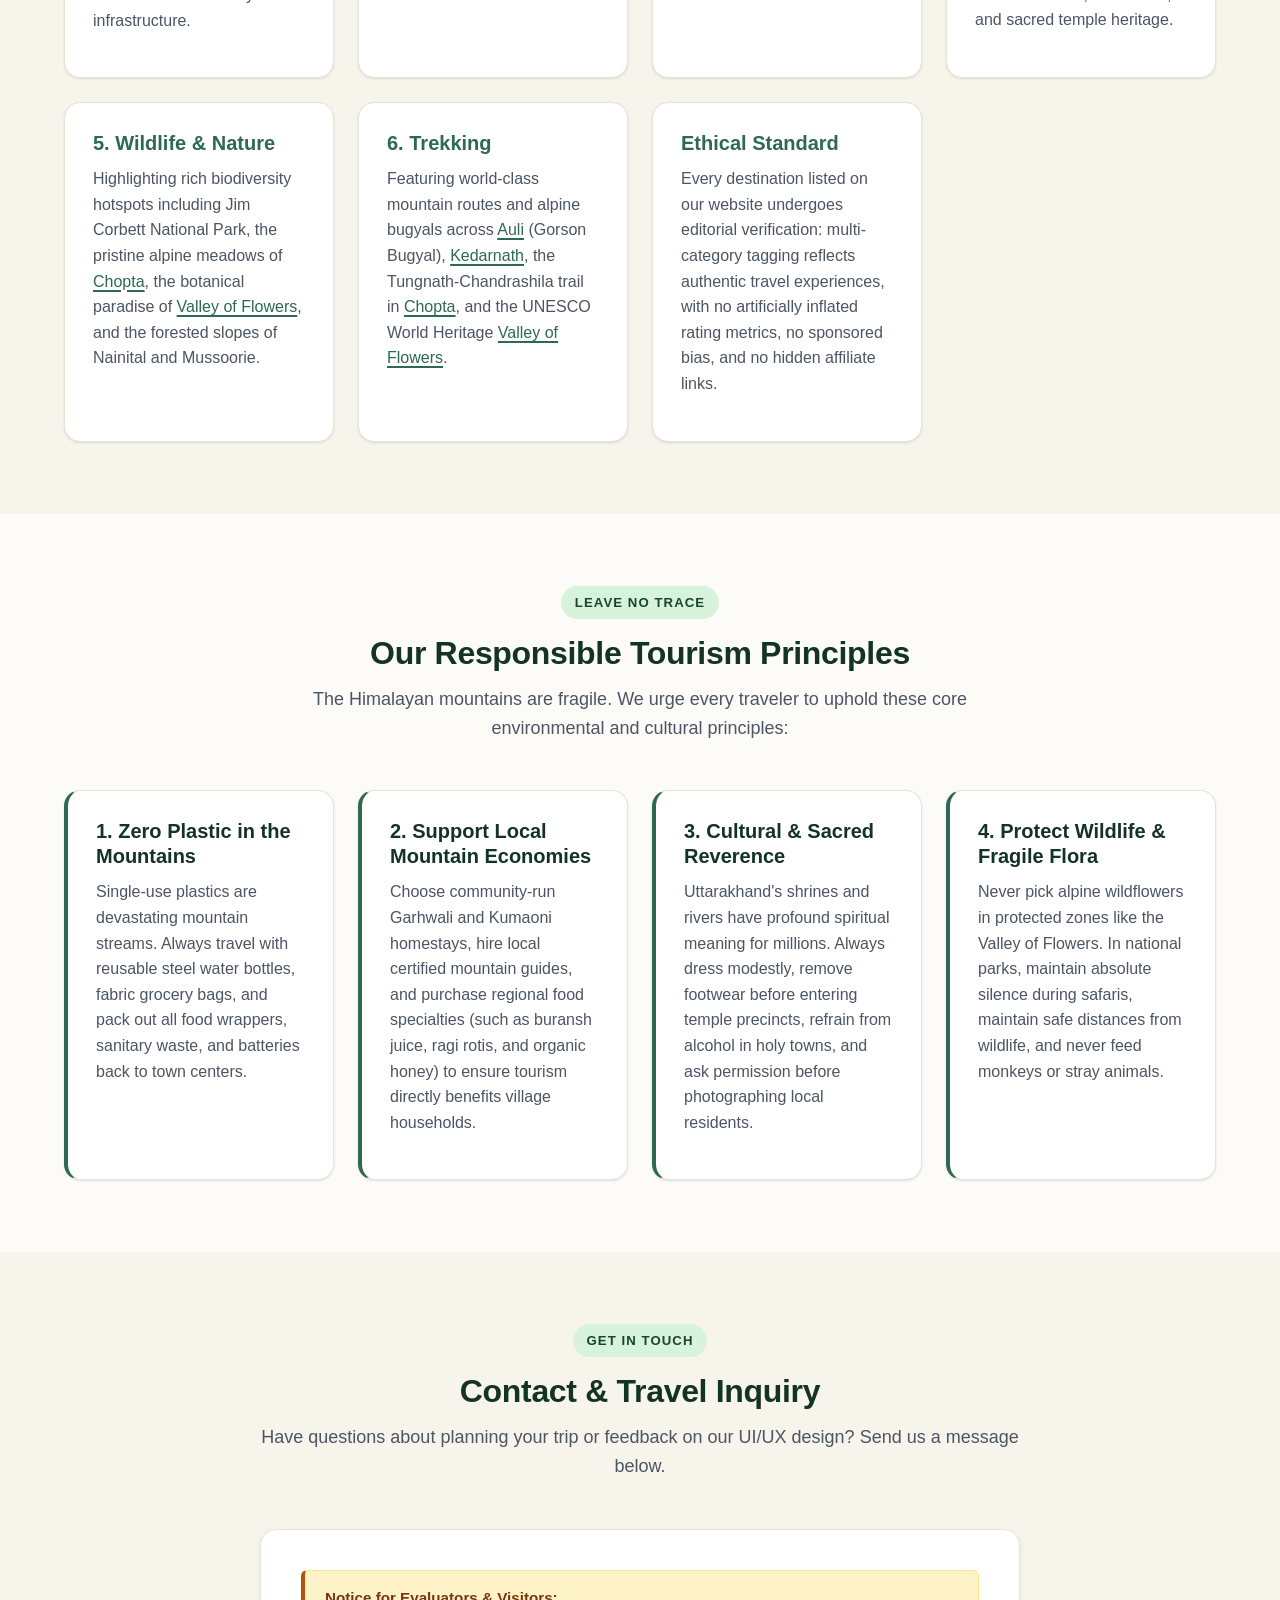
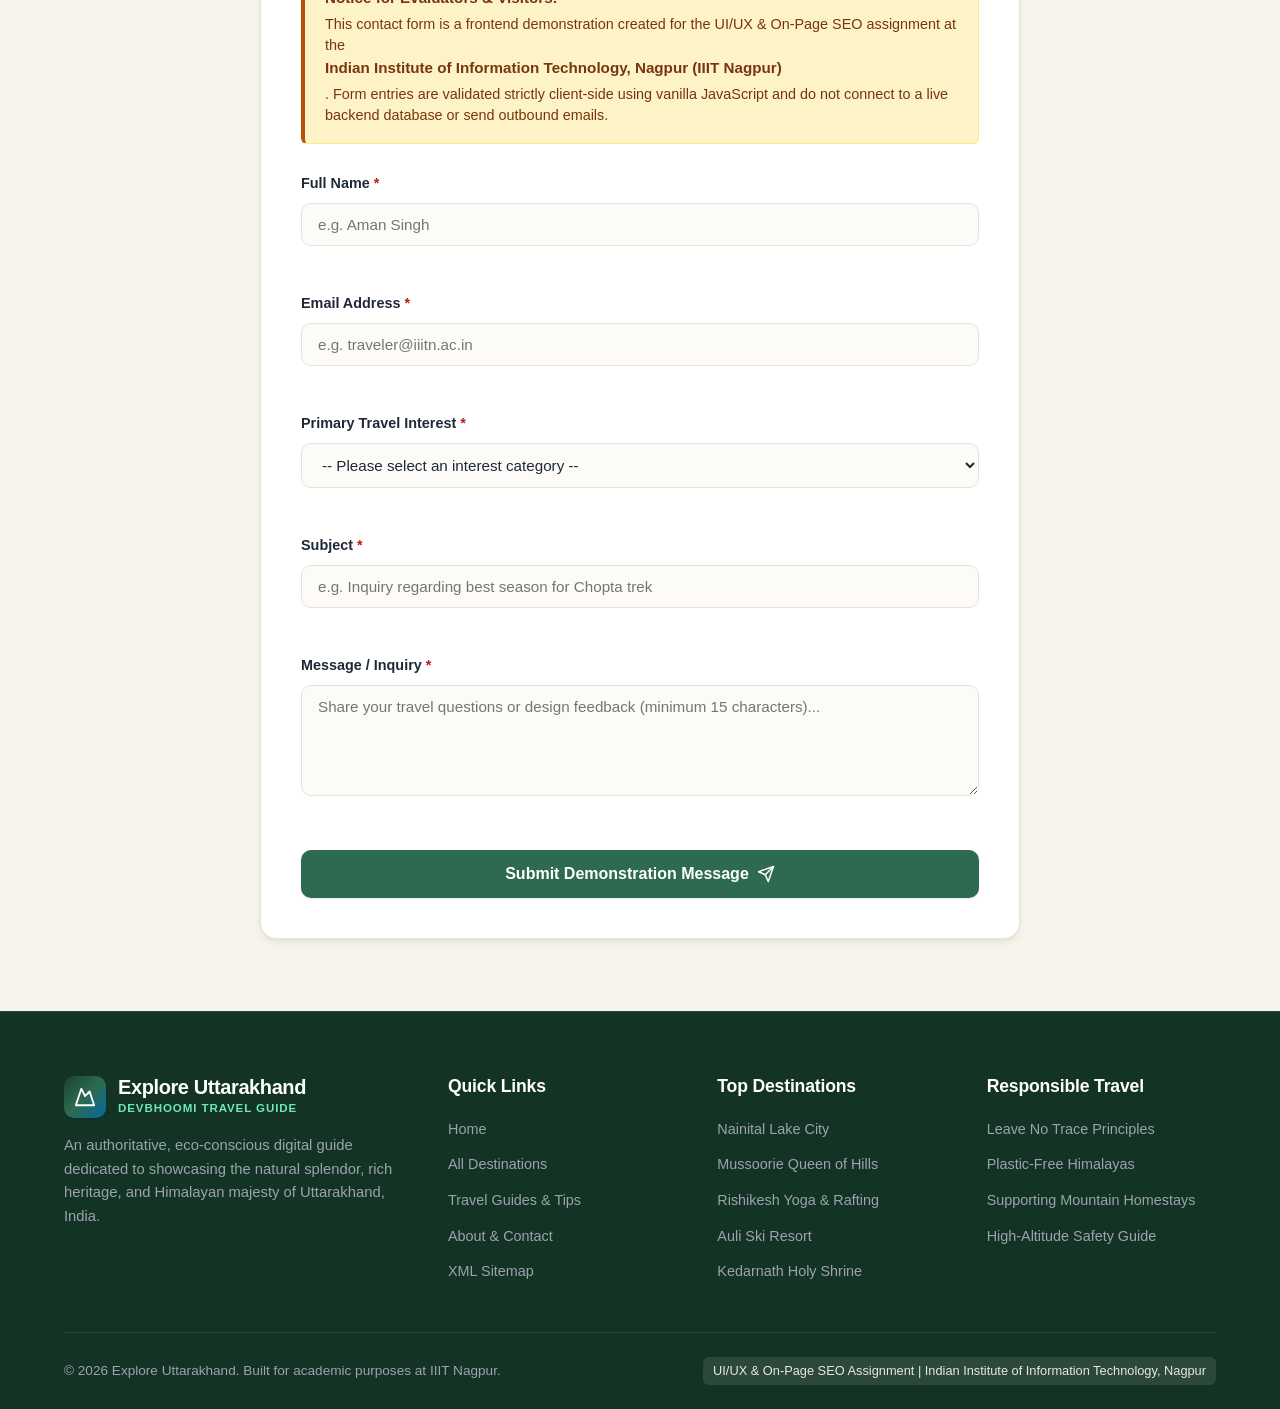
<file: about.html>
<!DOCTYPE html>
<html lang="en">
<head>
  <meta charset="UTF-8">
  <meta name="viewport" content="width=device-width, initial-scale=1.0">

  <!-- Primary SEO Meta Tags -->
  <title>About Explore Uttarakhand | Sustainable Himalayan Tourism Project</title>
  <meta name="description" content="Discover the mission of Explore Uttarakhand: promoting responsible tourism, preserving Himalayan ecosystems, and providing verified guides for travelers.">
  <meta name="keywords" content="about Explore Uttarakhand, sustainable tourism Uttarakhand, responsible travel Himalayas, IIIT Nagpur UI UX project, Devbhoomi travel guide">
  <meta name="author" content="Explore Uttarakhand Academic Project Team, IIIT Nagpur">
  <meta name="robots" content="index, follow">

  <!-- Canonical URL -->
  <link rel="canonical" href="https://explore-uttarakhand-guide.netlify.app/about.html">

  <!-- Open Graph Meta Tags -->
  <meta property="og:type" content="website">
  <meta property="og:site_name" content="Explore Uttarakhand">
  <meta property="og:url" content="https://explore-uttarakhand-guide.netlify.app/about.html">
  <meta property="og:title" content="About Explore Uttarakhand | Sustainable Himalayan Tourism">
  <meta property="og:description" content="Learn about our mission to advocate responsible travel, protect fragile mountain ecosystems, and provide verified guidance for Uttarakhand.">
  <meta property="og:image" content="https://explore-uttarakhand-guide.netlify.app/images/about-uttarakhand-heritage.jpg">
  <meta property="og:locale" content="en_IN">

  <!-- Twitter Card Meta Tags -->
  <meta name="twitter:card" content="summary_large_image">
  <meta name="twitter:title" content="About Explore Uttarakhand">
  <meta name="twitter:description" content="Learn about our mission to advocate responsible travel and protect fragile mountain ecosystems.">
  <meta name="twitter:image" content="https://explore-uttarakhand-guide.netlify.app/images/about-uttarakhand-heritage.jpg">

  <!-- Stylesheet -->
  <link rel="stylesheet" href="css/style.css">

  <!-- Structured Data: AboutPage & Organization JSON-LD -->
  <script type="application/ld+json">
  {
    "@context": "https://schema.org",
    "@graph": [
      {
        "@type": "BreadcrumbList",
        "itemListElement": [
          {
            "@type": "ListItem",
            "position": 1,
            "name": "Home",
            "item": "https://explore-uttarakhand-guide.netlify.app/"
          },
          {
            "@type": "ListItem",
            "position": 2,
            "name": "About",
            "item": "https://explore-uttarakhand-guide.netlify.app/about.html"
          }
        ]
      },
      {
        "@type": "AboutPage",
        "@id": "https://explore-uttarakhand-guide.netlify.app/about.html#aboutpage",
        "url": "https://explore-uttarakhand-guide.netlify.app/about.html",
        "name": "About Explore Uttarakhand",
        "description": "Information about the Explore Uttarakhand digital travel portal, its responsible tourism advocacy, and academic origins.",
        "publisher": {
          "@type": "Organization",
          "name": "Explore Uttarakhand",
          "url": "https://explore-uttarakhand-guide.netlify.app/"
        }
      }
    ]
  }
  </script>
</head>
<body>
  <!-- Accessible Skip Link -->
  <a href="#main-content" class="skip-link">Skip to main content</a>

  <!-- Header -->
  <header class="site-header">
    <div class="container navbar">
      <a href="index.html" class="brand-logo" aria-label="Explore Uttarakhand Homepage">
        <div class="brand-emblem" aria-hidden="true">
          <svg width="24" height="24" viewBox="0 0 24 24" fill="none" stroke="currentColor" stroke-width="2" stroke-linecap="round" stroke-linejoin="round">
            <path d="m8 3 4 8 5-5 5 15H2L8 3z"></path>
          </svg>
        </div>
        <div class="brand-text">
          <span class="brand-title">Explore Uttarakhand</span>
          <span class="brand-subtitle">Devbhoomi Travel Guide</span>
        </div>
      </a>

      <button class="nav-toggle" aria-label="Toggle navigation menu" aria-expanded="false" aria-controls="primaryNavigation">
        <svg width="24" height="24" viewBox="0 0 24 24" fill="none" stroke="currentColor" stroke-width="2" stroke-linecap="round" stroke-linejoin="round">
          <line x1="3" y1="12" x2="21" y2="12"></line>
          <line x1="3" y1="6" x2="21" y2="6"></line>
          <line x1="3" y1="18" x2="21" y2="18"></line>
        </svg>
      </button>

      <nav id="primaryNavigation" aria-label="Primary Site Navigation">
        <ul class="nav-menu">
          <li><a href="index.html" class="nav-link">Home</a></li>
          <li><a href="destinations.html" class="nav-link">Destinations</a></li>
          <li><a href="travel-guides.html" class="nav-link">Travel Guides</a></li>
          <li><a href="about.html" class="nav-link active" aria-current="page">About</a></li>
          <li><a href="#contact-section" class="nav-link nav-cta">Contact Us</a></li>
        </ul>
      </nav>
    </div>
  </header>

  <!-- Breadcrumbs -->
  <nav class="breadcrumb" aria-label="Breadcrumb Trail">
    <div class="container">
      <ol class="breadcrumb-list">
        <li class="breadcrumb-item"><a href="index.html">Home</a></li>
        <li class="breadcrumb-separator" aria-hidden="true">&rsaquo;</li>
        <li class="breadcrumb-item" aria-current="page">About</li>
      </ol>
    </div>
  </nav>

  <!-- Main Landmark -->
  <main id="main-content">
    
    <!-- Introduction Section -->
    <section class="section">
      <div class="container">
        
        <div class="section-header">
          <span class="section-badge">Our Story & Purpose</span>
          <h1>About Explore Uttarakhand</h1>
          <p>
            An educational digital initiative developed at the Indian Institute of Information Technology, Nagpur, blending accessible UI/UX design with rigorous technical On-Page SEO to promote sustainable Himalayan exploration.
          </p>
        </div>

        <div class="about-grid">
          <div class="about-text">
            <h2>Our Mission & Purpose</h2>
            <p>
              The state of Uttarakhand—endearingly revered as <em>Devbhoomi</em> or the Land of the Gods—possesses a singular blend of towering Himalayan peaks, roaring glacial rivers, biodiversity-rich sanctuaries, and thousands of years of spiritual heritage.
            </p>
            <p>
              However, rapid unplanned tourism places immense stress on sensitive mountain roads, alpine grasslands (<em>bugyals</em>), and local waste-management systems. The purpose of <strong>Explore Uttarakhand</strong> is to provide tourists with verified, unbiased travel information while championing responsible travel habits that safeguard Himalayan ecosystems and empower local host communities.
            </p>
            <p>
              From accurate seasonal weather warnings to genuine logistics and zero-waste trekking advice, our platform aims to be the most dependable travel resource for mindful explorers.
            </p>
          </div>
          <div class="about-image-wrapper">
            <picture>
              <source type="image/avif"
                      srcset="images/about-uttarakhand-heritage-600w.avif 600w, images/about-uttarakhand-heritage.avif 1200w"
                      sizes="(max-width: 768px) 100vw, 560px">
              <source type="image/jpeg"
                      srcset="images/about-uttarakhand-heritage-600w.jpg 600w, images/about-uttarakhand-heritage.jpg 1200w"
                      sizes="(max-width: 768px) 100vw, 560px">
              <img src="images/about-uttarakhand-heritage.jpg"
                   srcset="images/about-uttarakhand-heritage-600w.jpg 600w, images/about-uttarakhand-heritage.jpg 1200w"
                   sizes="(max-width: 768px) 100vw, 560px"
                   alt="Traditional slate-roofed wooden mountain house in Uttarakhand village with snow mountains"
                   width="1200"
                   height="675"
                   loading="lazy">
            </picture>
          </div>
        </div>

      </div>
    </section>

    <!-- Explanation of Destination Categories -->
    <section class="section section-alt" aria-labelledby="categoriesHeading">
      <div class="container">
        <div class="section-header">
          <span class="section-badge">Curated Framework</span>
          <h2 id="categoriesHeading">How We Categorize Uttarakhand Destinations</h2>
          <p>Our website structures destinations across six standardized thematic pillars to help visitors match their journey with their physical comfort and personal interests. Destinations may belong to multiple categories.</p>
        </div>

        <div class="about-features-grid">
          
          <div class="feature-box">
            <h3 style="color: var(--color-forest-primary);">1. Hill Stations</h3>
            <p>
              Centering around classic Himalayan retreats like <a href="nainital.html">Nainital</a>, <a href="mussoorie.html">Mussoorie</a>, and <a href="destination-details.html?id=auli">Auli</a>, featuring established road connectivity, heritage promenades, scenic lookouts, and comfortable family infrastructure.
            </p>
          </div>

          <div class="feature-box">
            <h3 style="color: var(--color-forest-primary);">2. Lakes</h3>
            <p>
              Focusing on emerald waters and high-altitude glacial tarns such as Naini Lake in <a href="nainital.html">Nainital</a>, offering serene boating, waterfront promenades, and stunning mountain basin vistas.
            </p>
          </div>

          <div class="feature-box">
            <h3 style="color: var(--color-forest-primary);">3. Adventure</h3>
            <p>
              Highlighting high-adrenaline thrills including white-water rafting in <a href="rishikesh.html">Rishikesh</a>, snowy ski slopes in <a href="destination-details.html?id=auli">Auli</a>, and cliffside trails in <a href="destination-details.html?id=chopta">Chopta</a>.
            </p>
          </div>

          <div class="feature-box">
            <h3 style="color: var(--color-forest-primary);">4. Spiritual &amp; Pilgrimage</h3>
            <p>
              Covering ancient spiritual centers like <a href="rishikesh.html">Rishikesh</a>, <a href="destination-details.html?id=haridwar">Haridwar</a>, and the revered high-altitude Char Dham shrine of <a href="destination-details.html?id=kedarnath">Kedarnath</a>. Focuses on Vedic rituals, river aartis, and sacred temple heritage.
            </p>
          </div>

          <div class="feature-box">
            <h3 style="color: var(--color-forest-primary);">5. Wildlife &amp; Nature</h3>
            <p>
              Highlighting rich biodiversity hotspots including Jim Corbett National Park, the pristine alpine meadows of <a href="destination-details.html?id=chopta">Chopta</a>, the botanical paradise of <a href="destination-details.html?id=valley-of-flowers">Valley of Flowers</a>, and the forested slopes of Nainital and Mussoorie.
            </p>
          </div>

          <div class="feature-box">
            <h3 style="color: var(--color-forest-primary);">6. Trekking</h3>
            <p>
              Featuring world-class mountain routes and alpine bugyals across <a href="destination-details.html?id=auli">Auli</a> (Gorson Bugyal), <a href="destination-details.html?id=kedarnath">Kedarnath</a>, the Tungnath-Chandrashila trail in <a href="destination-details.html?id=chopta">Chopta</a>, and the UNESCO World Heritage <a href="destination-details.html?id=valley-of-flowers">Valley of Flowers</a>.
            </p>
          </div>

          <div class="feature-box">
            <h3 style="color: var(--color-forest-primary);">Ethical Standard</h3>
            <p>
              Every destination listed on our website undergoes editorial verification: multi-category tagging reflects authentic travel experiences, with no artificially inflated rating metrics, no sponsored bias, and no hidden affiliate links.
            </p>
          </div>

        </div>
      </div>
    </section>

    <!-- Responsible Tourism Principles -->
    <section class="section" id="responsible-tourism" aria-labelledby="responsibleHeading">
      <div class="container">
        <div class="section-header">
          <span class="section-badge">Leave No Trace</span>
          <h2 id="responsibleHeading">Our Responsible Tourism Principles</h2>
          <p>The Himalayan mountains are fragile. We urge every traveler to uphold these core environmental and cultural principles:</p>
        </div>

        <div class="about-features-grid">
          
          <div class="feature-box" style="border-left: 4px solid var(--color-forest-primary);">
            <h3>1. Zero Plastic in the Mountains</h3>
            <p>
              Single-use plastics are devastating mountain streams. Always travel with reusable steel water bottles, fabric grocery bags, and pack out all food wrappers, sanitary waste, and batteries back to town centers.
            </p>
          </div>

          <div class="feature-box" style="border-left: 4px solid var(--color-forest-primary);">
            <h3>2. Support Local Mountain Economies</h3>
            <p>
              Choose community-run Garhwali and Kumaoni homestays, hire local certified mountain guides, and purchase regional food specialties (such as buransh juice, ragi rotis, and organic honey) to ensure tourism directly benefits village households.
            </p>
          </div>

          <div class="feature-box" style="border-left: 4px solid var(--color-forest-primary);">
            <h3>3. Cultural & Sacred Reverence</h3>
            <p>
              Uttarakhand's shrines and rivers have profound spiritual meaning for millions. Always dress modestly, remove footwear before entering temple precincts, refrain from alcohol in holy towns, and ask permission before photographing local residents.
            </p>
          </div>

          <div class="feature-box" style="border-left: 4px solid var(--color-forest-primary);">
            <h3>4. Protect Wildlife & Fragile Flora</h3>
            <p>
              Never pick alpine wildflowers in protected zones like the Valley of Flowers. In national parks, maintain absolute silence during safaris, maintain safe distances from wildlife, and never feed monkeys or stray animals.
            </p>
          </div>

        </div>
      </div>
    </section>

    <!-- Contact & Feedback Section -->
    <section class="section section-alt" id="contact-section" aria-labelledby="contactHeading">
      <div class="container">
        
        <div class="section-header">
          <span class="section-badge">Get in Touch</span>
          <h2 id="contactHeading">Contact & Travel Inquiry</h2>
          <p>Have questions about planning your trip or feedback on our UI/UX design? Send us a message below.</p>
        </div>

        <div class="contact-container">
          
          <!-- Mandatory Academic Demonstration Disclaimer -->
          <div class="disclaimer-banner" role="alert">
            <strong>Notice for Evaluators & Visitors:</strong>
            This contact form is a frontend demonstration created for the UI/UX & On-Page SEO assignment at the <strong>Indian Institute of Information Technology, Nagpur (IIIT Nagpur)</strong>. Form entries are validated strictly client-side using vanilla JavaScript and do not connect to a live backend database or send outbound emails.
          </div>

          <!-- Success Alert Message -->
          <div id="formSuccessAlert" class="form-feedback-alert" role="status" aria-live="polite">
            Thank you for reaching out! Your message has passed frontend validation successfully. Since this is an academic demonstration, your inquiry was processed locally.
          </div>

          <form id="contactForm" novalidate>
            
            <div class="form-group">
              <label for="contactName" class="form-label">
                Full Name <span class="required" aria-hidden="true">*</span>
              </label>
              <input type="text" id="contactName" class="form-control" placeholder="e.g. Aman Singh" required>
              <span class="error-msg" id="nameError"></span>
            </div>

            <div class="form-group">
              <label for="contactEmail" class="form-label">
                Email Address <span class="required" aria-hidden="true">*</span>
              </label>
              <input type="email" id="contactEmail" class="form-control" placeholder="e.g. traveler@iiitn.ac.in" required>
              <span class="error-msg" id="emailError"></span>
            </div>

            <div class="form-group">
              <label for="contactInterest" class="form-label">
                Primary Travel Interest <span class="required" aria-hidden="true">*</span>
              </label>
              <select id="contactInterest" class="form-control" required>
                <option value="">-- Please select an interest category --</option>
                <option value="hill-stations">Hill Stations (Nainital, Mussoorie, Auli)</option>
                <option value="lakes">Lakes (Nainital)</option>
                <option value="adventure">Adventure (Auli, Rishikesh, Chopta)</option>
                <option value="spiritual-pilgrimage">Spiritual &amp; Pilgrimage (Haridwar, Kedarnath, Rishikesh)</option>
                <option value="wildlife-nature">Wildlife &amp; Nature (Jim Corbett, Valley of Flowers, Chopta)</option>
                <option value="trekking">Trekking (Valley of Flowers, Kedarnath, Chopta, Auli)</option>
                <option value="ui-feedback">UI/UX &amp; SEO Academic Feedback</option>
              </select>
              <span class="error-msg" id="interestError"></span>
            </div>

            <div class="form-group">
              <label for="contactSubject" class="form-label">
                Subject <span class="required" aria-hidden="true">*</span>
              </label>
              <input type="text" id="contactSubject" class="form-control" placeholder="e.g. Inquiry regarding best season for Chopta trek" required>
              <span class="error-msg" id="subjectError"></span>
            </div>

            <div class="form-group">
              <label for="contactMessage" class="form-label">
                Message / Inquiry <span class="required" aria-hidden="true">*</span>
              </label>
              <textarea id="contactMessage" class="form-control" rows="5" placeholder="Share your travel questions or design feedback (minimum 15 characters)..." required></textarea>
              <span class="error-msg" id="messageError"></span>
            </div>

            <button type="submit" class="btn btn-primary" style="width: 100%;">
              Submit Demonstration Message
              <svg width="18" height="18" viewBox="0 0 24 24" fill="none" stroke="currentColor" stroke-width="2" stroke-linecap="round" stroke-linejoin="round" aria-hidden="true"><line x1="22" y1="2" x2="11" y2="13"></line><polygon points="22 2 15 22 11 13 2 9 22 2"></polygon></svg>
            </button>

          </form>

        </div>

      </div>
    </section>

  </main>

  <!-- Global Footer -->
  <footer class="site-footer">
    <div class="container">
      <div class="footer-grid">
        <div class="footer-col">
          <div class="brand-logo" style="margin-bottom: 16px;">
            <div class="brand-emblem" aria-hidden="true">
              <svg width="22" height="22" viewBox="0 0 24 24" fill="none" stroke="currentColor" stroke-width="2" stroke-linecap="round" stroke-linejoin="round">
                <path d="m8 3 4 8 5-5 5 15H2L8 3z"></path>
              </svg>
            </div>
            <div class="brand-text">
              <span class="brand-title" style="color: white;">Explore Uttarakhand</span>
              <span class="brand-subtitle" style="color: #6ee7b7;">Devbhoomi Travel Guide</span>
            </div>
          </div>
          <p>
            An authoritative, eco-conscious digital guide dedicated to showcasing the natural splendor, rich heritage, and Himalayan majesty of Uttarakhand, India.
          </p>
        </div>

        <div class="footer-col">
          <h3>Quick Links</h3>
          <ul class="footer-links">
            <li><a href="index.html">Home</a></li>
            <li><a href="destinations.html">All Destinations</a></li>
            <li><a href="travel-guides.html">Travel Guides & Tips</a></li>
            <li><a href="about.html">About & Contact</a></li>
            <li><a href="sitemap.xml">XML Sitemap</a></li>
          </ul>
        </div>

        <div class="footer-col">
          <h3>Top Destinations</h3>
          <ul class="footer-links">
            <li><a href="nainital.html">Nainital Lake City</a></li>
            <li><a href="mussoorie.html">Mussoorie Queen of Hills</a></li>
            <li><a href="rishikesh.html">Rishikesh Yoga & Rafting</a></li>
            <li><a href="destination-details.html?id=auli">Auli Ski Resort</a></li>
            <li><a href="destination-details.html?id=kedarnath">Kedarnath Holy Shrine</a></li>
          </ul>
        </div>

        <div class="footer-col">
          <h3>Responsible Travel</h3>
          <ul class="footer-links">
            <li><a href="about.html#responsible-tourism">Leave No Trace Principles</a></li>
            <li><a href="about.html#responsible-tourism">Plastic-Free Himalayas</a></li>
            <li><a href="about.html#responsible-tourism">Supporting Mountain Homestays</a></li>
            <li><a href="travel-guides.html#trekking-guide">High-Altitude Safety Guide</a></li>
          </ul>
        </div>
      </div>

      <div class="footer-bottom">
        <div>
          &copy; 2026 Explore Uttarakhand. Built for academic purposes at IIIT Nagpur.
        </div>
        <div class="footer-academic-badge">
          UI/UX & On-Page SEO Assignment | Indian Institute of Information Technology, Nagpur
        </div>
      </div>
    </div>
  </footer>

  <script src="js/script.js" defer></script>
</body>
</html>
</file>
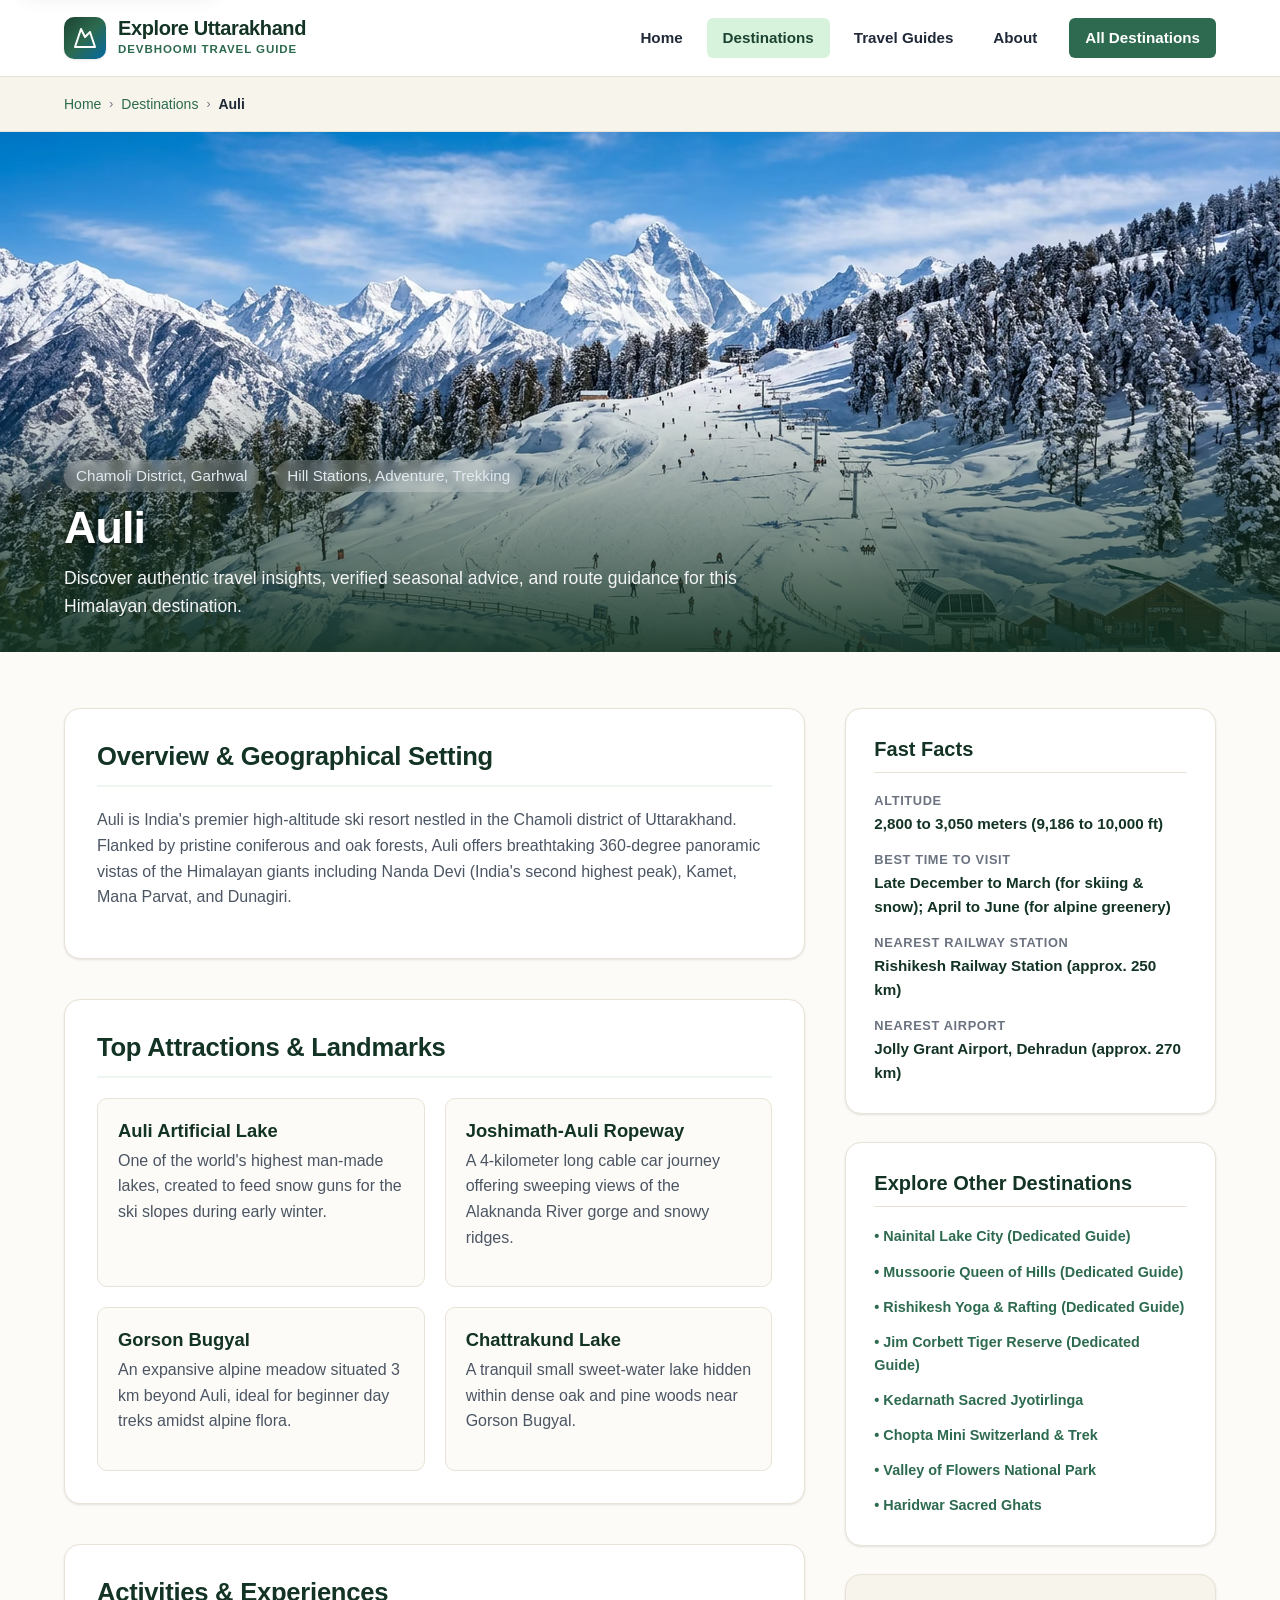
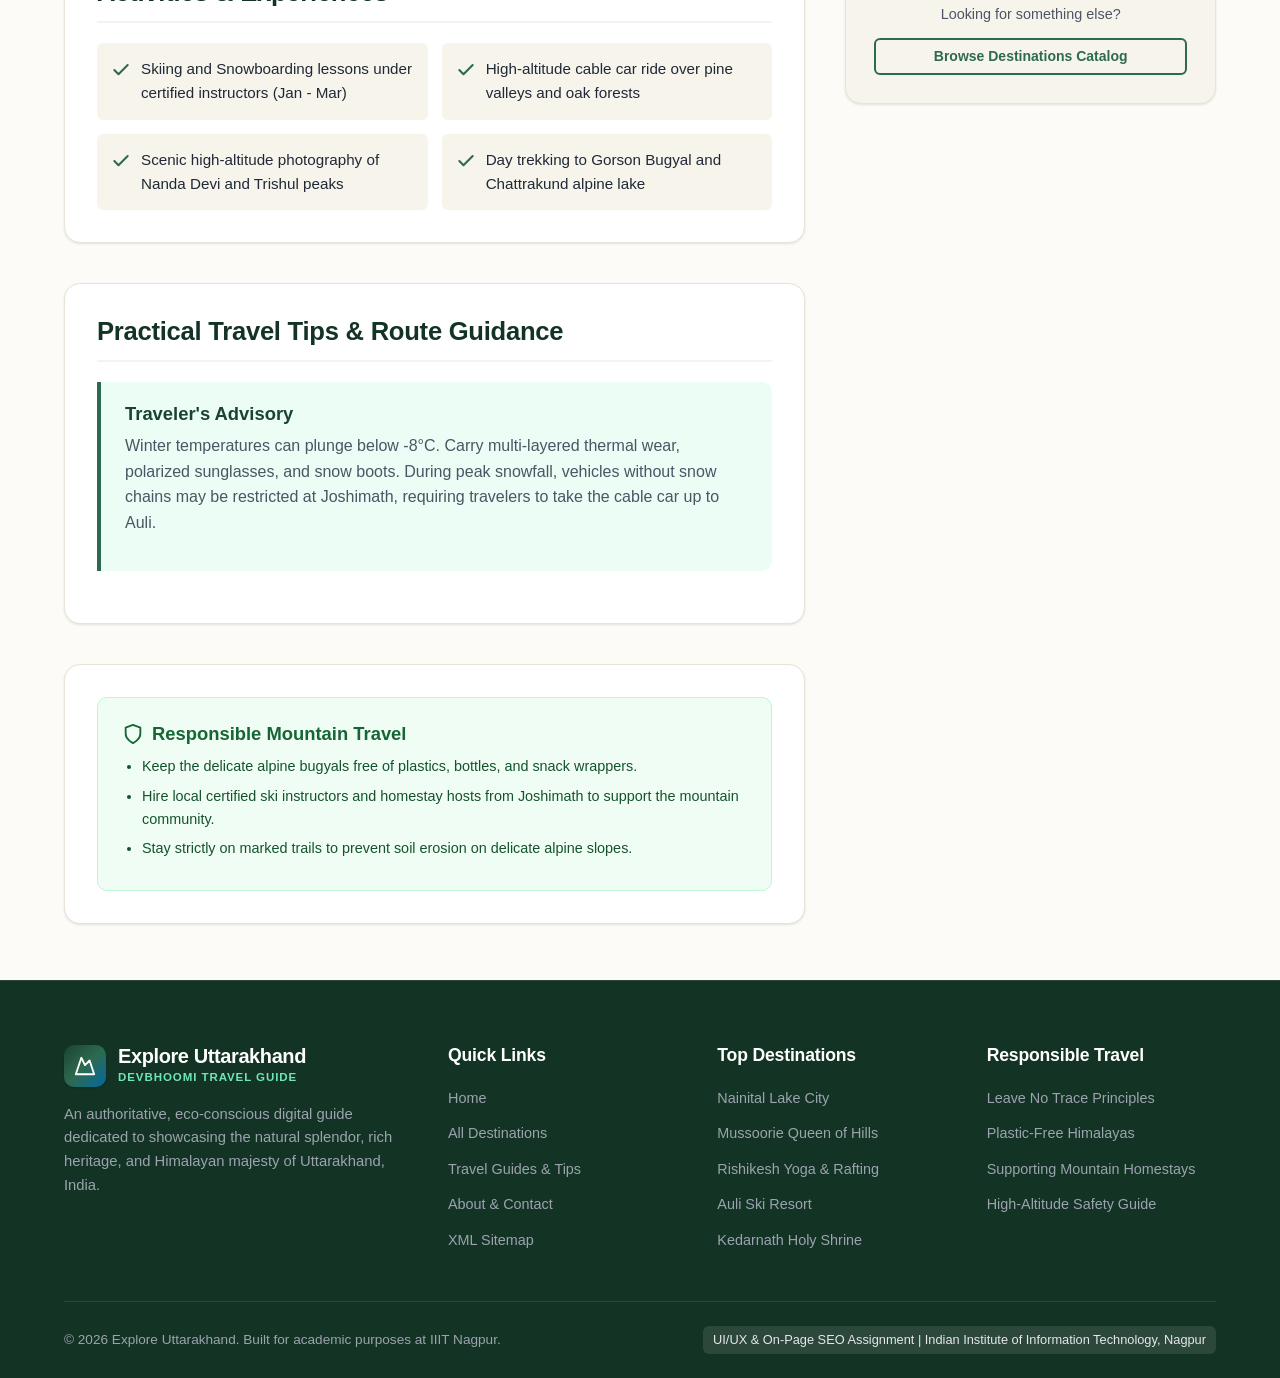
<file: destination-details.html>
<!DOCTYPE html>
<html lang="en">
<head>
  <meta charset="UTF-8">
  <meta name="viewport" content="width=device-width, initial-scale=1.0">

  <!-- Primary SEO Meta Tags -->
  <title>Destination Details & Travel Information | Explore Uttarakhand</title>
  <meta name="description" content="Detailed travel guide and destination information for Uttarakhand: Auli, Kedarnath, Chopta, Haridwar, and Valley of Flowers. Fast facts, attractions, and weather.">
  <meta name="keywords" content="Uttarakhand destination details, Auli skiing, Kedarnath temple, Chopta trek, Valley of Flowers, Haridwar ghats, Himalayan travel guide">
  <meta name="author" content="Explore Uttarakhand Academic Project Team, IIIT Nagpur">
  <meta name="robots" content="index, follow">

  <!-- Canonical URL -->
  <link rel="canonical" href="https://explore-uttarakhand-guide.netlify.app/destination-details.html">

  <!-- Open Graph Meta Tags -->
  <meta property="og:type" content="article">
  <meta property="og:site_name" content="Explore Uttarakhand">
  <meta property="og:url" content="https://explore-uttarakhand-guide.netlify.app/destination-details.html">
  <meta property="og:title" content="Destination Details & Travel Information | Explore Uttarakhand">
  <meta property="og:description" content="Explore comprehensive itineraries, seasonal weather, and travel tips for Uttarakhand's premier Himalayan destinations.">
  <meta property="og:image" content="https://explore-uttarakhand-guide.netlify.app/images/hero-himalayas.jpg">
  <meta property="og:locale" content="en_IN">

  <!-- Twitter Card Meta Tags -->
  <meta name="twitter:card" content="summary_large_image">
  <meta name="twitter:title" content="Destination Details | Explore Uttarakhand">
  <meta name="twitter:description" content="Comprehensive travel details, seasonal guides, and route tips across Uttarakhand.">
  <meta name="twitter:image" content="https://explore-uttarakhand-guide.netlify.app/images/hero-himalayas.jpg">

  <!-- Stylesheet -->
  <link rel="stylesheet" href="css/style.css">

  <!-- Structured Data: BreadcrumbList JSON-LD -->
  <script type="application/ld+json">
  {
    "@context": "https://schema.org",
    "@type": "BreadcrumbList",
    "itemListElement": [
      {
        "@type": "ListItem",
        "position": 1,
        "name": "Home",
        "item": "https://explore-uttarakhand-guide.netlify.app/"
      },
      {
        "@type": "ListItem",
        "position": 2,
        "name": "Destinations",
        "item": "https://explore-uttarakhand-guide.netlify.app/destinations.html"
      },
      {
        "@type": "ListItem",
        "position": 3,
        "name": "Destination Details",
        "item": "https://explore-uttarakhand-guide.netlify.app/destination-details.html"
      }
    ]
  }
  </script>
</head>
<body>
  <!-- Accessible Skip Link -->
  <a href="#main-content" class="skip-link">Skip to main content</a>

  <!-- Header -->
  <header class="site-header">
    <div class="container navbar">
      <a href="index.html" class="brand-logo" aria-label="Explore Uttarakhand Homepage">
        <div class="brand-emblem" aria-hidden="true">
          <svg width="24" height="24" viewBox="0 0 24 24" fill="none" stroke="currentColor" stroke-width="2" stroke-linecap="round" stroke-linejoin="round">
            <path d="m8 3 4 8 5-5 5 15H2L8 3z"></path>
          </svg>
        </div>
        <div class="brand-text">
          <span class="brand-title">Explore Uttarakhand</span>
          <span class="brand-subtitle">Devbhoomi Travel Guide</span>
        </div>
      </a>

      <button class="nav-toggle" aria-label="Toggle navigation menu" aria-expanded="false" aria-controls="primaryNavigation">
        <svg width="24" height="24" viewBox="0 0 24 24" fill="none" stroke="currentColor" stroke-width="2" stroke-linecap="round" stroke-linejoin="round">
          <line x1="3" y1="12" x2="21" y2="12"></line>
          <line x1="3" y1="6" x2="21" y2="6"></line>
          <line x1="3" y1="18" x2="21" y2="18"></line>
        </svg>
      </button>

      <nav id="primaryNavigation" aria-label="Primary Site Navigation">
        <ul class="nav-menu">
          <li><a href="index.html" class="nav-link">Home</a></li>
          <li><a href="destinations.html" class="nav-link active">Destinations</a></li>
          <li><a href="travel-guides.html" class="nav-link">Travel Guides</a></li>
          <li><a href="about.html" class="nav-link">About</a></li>
          <li><a href="destinations.html" class="nav-link nav-cta">All Destinations</a></li>
        </ul>
      </nav>
    </div>
  </header>

  <!-- Breadcrumbs -->
  <nav class="breadcrumb" aria-label="Breadcrumb Trail">
    <div class="container">
      <ol class="breadcrumb-list">
        <li class="breadcrumb-item"><a href="index.html">Home</a></li>
        <li class="breadcrumb-separator" aria-hidden="true">&rsaquo;</li>
        <li class="breadcrumb-item"><a href="destinations.html">Destinations</a></li>
        <li class="breadcrumb-separator" aria-hidden="true">&rsaquo;</li>
        <li class="breadcrumb-item" aria-current="page" id="dynBreadcrumb">Auli</li>
      </ol>
    </div>
  </nav>

  <!-- Main Content Container with dynamic bindings -->
  <main id="main-content">
    <div id="dynamicDetailContainer">
      
      <!-- Hero Banner -->
      <section class="detail-hero" aria-label="Destination Banner">
        <picture id="dynHeroPic">
          <source id="dynHeroSourceAvif" type="image/avif"
                  srcset="images/hero-detail-auli-600w.avif 600w, images/hero-detail-auli-1200w.avif 1200w, images/hero-detail-auli.avif 2400w"
                  sizes="100vw">
          <source id="dynHeroSourceJpg" type="image/jpeg"
                  srcset="images/hero-detail-auli-600w.jpg 600w, images/hero-detail-auli-1200w.jpg 1200w, images/hero-detail-auli.jpg 2400w"
                  sizes="100vw">
          <img id="dynHeroImg"
               src="images/hero-detail-auli.jpg"
               srcset="images/hero-detail-auli-600w.jpg 600w, images/hero-detail-auli-1200w.jpg 1200w, images/hero-detail-auli.jpg 2400w"
               sizes="100vw"
               alt="Snow-covered ski slopes of Auli with majestic Nanda Devi Himalayan peak in background"
               class="detail-hero-media"
               width="2400"
               height="1340"
               fetchpriority="high">
        </picture>
        <div class="detail-hero-overlay">
          <div class="container">
            <div class="detail-hero-meta" style="margin-bottom: 8px;">
              <span class="detail-badge-pill" id="dynRegion">Chamoli District, Garhwal</span>
              <span class="detail-badge-pill" id="dynCategory">Hill Stations, Adventure, Trekking</span>
            </div>
            <h1 class="detail-hero-title" id="dynTitle">Auli</h1>
            <p style="color: #f3f4f6; max-width: 720px; font-size: 1.1rem; margin-bottom: 0;">
              Discover authentic travel insights, verified seasonal advice, and route guidance for this Himalayan destination.
            </p>
          </div>
        </div>
      </section>

      <!-- Content & Sidebar Layout -->
      <div class="container">
        <div class="detail-layout">
          
          <!-- Main Content Column -->
          <div class="detail-content">
            
            <!-- Overview -->
            <article class="detail-section">
              <h2>Overview & Geographical Setting</h2>
              <p id="dynOverview">
                Auli is India's premier high-altitude ski resort nestled in the Chamoli district of Uttarakhand. Flanked by pristine coniferous and oak forests, Auli offers breathtaking 360-degree panoramic vistas of Himalayan giants including Nanda Devi (India's second highest peak), Kamet, Mana Parvat, and Dunagiri.
              </p>
            </article>

            <!-- Attractions -->
            <section class="detail-section">
              <h2>Top Attractions & Landmarks</h2>
              <div class="attractions-grid" id="dynAttractions">
                <div class="attraction-card">
                  <h3>Auli Artificial Lake</h3>
                  <p>One of the world's highest man-made lakes, created to feed snow guns for the ski slopes during early winter.</p>
                </div>
                <div class="attraction-card">
                  <h3>Joshimath-Auli Ropeway</h3>
                  <p>A 4-kilometer long cable car journey offering sweeping views of the Alaknanda River gorge and snowy ridges.</p>
                </div>
                <div class="attraction-card">
                  <h3>Gorson Bugyal</h3>
                  <p>An expansive alpine meadow situated 3 km beyond Auli, ideal for beginner day treks amidst alpine flora.</p>
                </div>
                <div class="attraction-card">
                  <h3>Chattrakund Lake</h3>
                  <p>A tranquil small sweet-water lake hidden within dense oak and pine woods near Gorson Bugyal.</p>
                </div>
              </div>
            </section>

            <!-- Activities -->
            <section class="detail-section">
              <h2>Activities & Experiences</h2>
              <ul class="activities-list" id="dynActivities">
                <li class="activity-item">
                  <svg class="activity-icon" width="20" height="20" viewBox="0 0 24 24" fill="none" stroke="currentColor" stroke-width="2.5" stroke-linecap="round" stroke-linejoin="round" aria-hidden="true"><polyline points="20 6 9 17 4 12"></polyline></svg>
                  <span>Skiing and Snowboarding lessons under certified instructors (Jan - Mar)</span>
                </li>
                <li class="activity-item">
                  <svg class="activity-icon" width="20" height="20" viewBox="0 0 24 24" fill="none" stroke="currentColor" stroke-width="2.5" stroke-linecap="round" stroke-linejoin="round" aria-hidden="true"><polyline points="20 6 9 17 4 12"></polyline></svg>
                  <span>High-altitude cable car ride over pine valleys and oak forests</span>
                </li>
                <li class="activity-item">
                  <svg class="activity-icon" width="20" height="20" viewBox="0 0 24 24" fill="none" stroke="currentColor" stroke-width="2.5" stroke-linecap="round" stroke-linejoin="round" aria-hidden="true"><polyline points="20 6 9 17 4 12"></polyline></svg>
                  <span>Scenic high-altitude photography of Nanda Devi and Trishul peaks</span>
                </li>
                <li class="activity-item">
                  <svg class="activity-icon" width="20" height="20" viewBox="0 0 24 24" fill="none" stroke="currentColor" stroke-width="2.5" stroke-linecap="round" stroke-linejoin="round" aria-hidden="true"><polyline points="20 6 9 17 4 12"></polyline></svg>
                  <span>Day trekking to Gorson Bugyal and Chattrakund alpine lake</span>
                </li>
              </ul>
            </section>

            <!-- Travel Tips -->
            <section class="detail-section">
              <h2>Practical Travel Tips & Route Guidance</h2>
              <div class="tips-box">
                <h3>Traveler's Advisory</h3>
                <p id="dynTips">
                  Winter temperatures can plunge below -8°C. Carry multi-layered thermal wear, polarized sunglasses, and snow boots. During peak snowfall, vehicles without snow chains may be restricted at Joshimath, requiring travelers to take the cable car up to Auli.
                </p>
              </div>
            </section>

            <!-- Eco-Tourism Guidelines -->
            <section class="detail-section">
              <div class="eco-box">
                <h4>
                  <svg width="22" height="22" viewBox="0 0 24 24" fill="none" stroke="currentColor" stroke-width="2" stroke-linecap="round" stroke-linejoin="round" aria-hidden="true"><path d="M12 22s8-4 8-10V5l-8-3-8 3v7c0 6 8 10 8 10z"></path></svg>
                  Responsible Mountain Travel
                </h4>
                <ul id="dynEcoTips">
                  <li>Keep the delicate alpine bugyals free of plastics, bottles, and snack wrappers.</li>
                  <li>Hire local certified ski instructors and homestay hosts from Joshimath to support the mountain community.</li>
                  <li>Stay strictly on marked trails to prevent soil erosion on delicate alpine slopes.</li>
                </ul>
              </div>
            </section>

          </div>

          <!-- Sidebar Column -->
          <aside class="detail-sidebar" aria-label="Destination Fast Facts">
            <div class="fact-widget">
              <h3>Fast Facts</h3>
              <ul class="fact-list">
                <li class="fact-item">
                  <span class="fact-label">Altitude</span>
                  <span class="fact-value" id="dynAltitude">2,800 to 3,050 meters (9,186 to 10,000 ft)</span>
                </li>
                <li class="fact-item">
                  <span class="fact-label">Best Time to Visit</span>
                  <span class="fact-value" id="dynBestTime">Late December to March (Skiing); April to June (Alpine Greenery)</span>
                </li>
                <li class="fact-item">
                  <span class="fact-label">Nearest Railway Station</span>
                  <span class="fact-value" id="dynStation">Rishikesh Railway Station (approx. 250 km)</span>
                </li>
                <li class="fact-item">
                  <span class="fact-label">Nearest Airport</span>
                  <span class="fact-value" id="dynAirport">Jolly Grant Airport, Dehradun (approx. 270 km)</span>
                </li>
              </ul>
            </div>

            <!-- Dedicated Destination Switcher -->
            <div class="fact-widget">
              <h3>Explore Other Destinations</h3>
              <div style="display: flex; flex-direction: column; gap: 12px;">
                <a href="nainital.html" class="destination-link-btn">&bull; Nainital Lake City (Dedicated Guide)</a>
                <a href="mussoorie.html" class="destination-link-btn">&bull; Mussoorie Queen of Hills (Dedicated Guide)</a>
                <a href="rishikesh.html" class="destination-link-btn">&bull; Rishikesh Yoga & Rafting (Dedicated Guide)</a>
                <a href="jim-corbett.html" class="destination-link-btn">&bull; Jim Corbett Tiger Reserve (Dedicated Guide)</a>
                <a href="destination-details.html?id=kedarnath" class="destination-link-btn">&bull; Kedarnath Sacred Jyotirlinga</a>
                <a href="destination-details.html?id=chopta" class="destination-link-btn">&bull; Chopta Mini Switzerland & Trek</a>
                <a href="destination-details.html?id=valley-of-flowers" class="destination-link-btn">&bull; Valley of Flowers National Park</a>
                <a href="destination-details.html?id=haridwar" class="destination-link-btn">&bull; Haridwar Sacred Ghats</a>
              </div>
            </div>

            <!-- Back to Catalog -->
            <div class="fact-widget" style="text-align: center; background: var(--color-cream-surface);">
              <p style="font-size: 0.9rem; margin-bottom: 12px;">Looking for something else?</p>
              <a href="destinations.html" class="btn btn-outline btn-sm" style="width: 100%;">Browse Destinations Catalog</a>
            </div>

          </aside>

        </div>
      </div>

    </div>
  </main>

  <!-- Global Footer -->
  <footer class="site-footer">
    <div class="container">
      <div class="footer-grid">
        <div class="footer-col">
          <div class="brand-logo" style="margin-bottom: 16px;">
            <div class="brand-emblem" aria-hidden="true">
              <svg width="22" height="22" viewBox="0 0 24 24" fill="none" stroke="currentColor" stroke-width="2" stroke-linecap="round" stroke-linejoin="round">
                <path d="m8 3 4 8 5-5 5 15H2L8 3z"></path>
              </svg>
            </div>
            <div class="brand-text">
              <span class="brand-title" style="color: white;">Explore Uttarakhand</span>
              <span class="brand-subtitle" style="color: #6ee7b7;">Devbhoomi Travel Guide</span>
            </div>
          </div>
          <p>
            An authoritative, eco-conscious digital guide dedicated to showcasing the natural splendor, rich heritage, and Himalayan majesty of Uttarakhand, India.
          </p>
        </div>

        <div class="footer-col">
          <h3>Quick Links</h3>
          <ul class="footer-links">
            <li><a href="index.html">Home</a></li>
            <li><a href="destinations.html">All Destinations</a></li>
            <li><a href="travel-guides.html">Travel Guides & Tips</a></li>
            <li><a href="about.html">About & Contact</a></li>
            <li><a href="sitemap.xml">XML Sitemap</a></li>
          </ul>
        </div>

        <div class="footer-col">
          <h3>Top Destinations</h3>
          <ul class="footer-links">
            <li><a href="nainital.html">Nainital Lake City</a></li>
            <li><a href="mussoorie.html">Mussoorie Queen of Hills</a></li>
            <li><a href="rishikesh.html">Rishikesh Yoga & Rafting</a></li>
            <li><a href="destination-details.html?id=auli">Auli Ski Resort</a></li>
            <li><a href="destination-details.html?id=kedarnath">Kedarnath Holy Shrine</a></li>
          </ul>
        </div>

        <div class="footer-col">
          <h3>Responsible Travel</h3>
          <ul class="footer-links">
            <li><a href="about.html#responsible-tourism">Leave No Trace Principles</a></li>
            <li><a href="about.html#responsible-tourism">Plastic-Free Himalayas</a></li>
            <li><a href="about.html#responsible-tourism">Supporting Mountain Homestays</a></li>
            <li><a href="travel-guides.html#trekking-guide">High-Altitude Safety Guide</a></li>
          </ul>
        </div>
      </div>

      <div class="footer-bottom">
        <div>
          &copy; 2026 Explore Uttarakhand. Built for academic purposes at IIIT Nagpur.
        </div>
        <div class="footer-academic-badge">
          UI/UX & On-Page SEO Assignment | Indian Institute of Information Technology, Nagpur
        </div>
      </div>
    </div>
  </footer>

  <script src="js/script.js" defer></script>
</body>
</html>
</file>
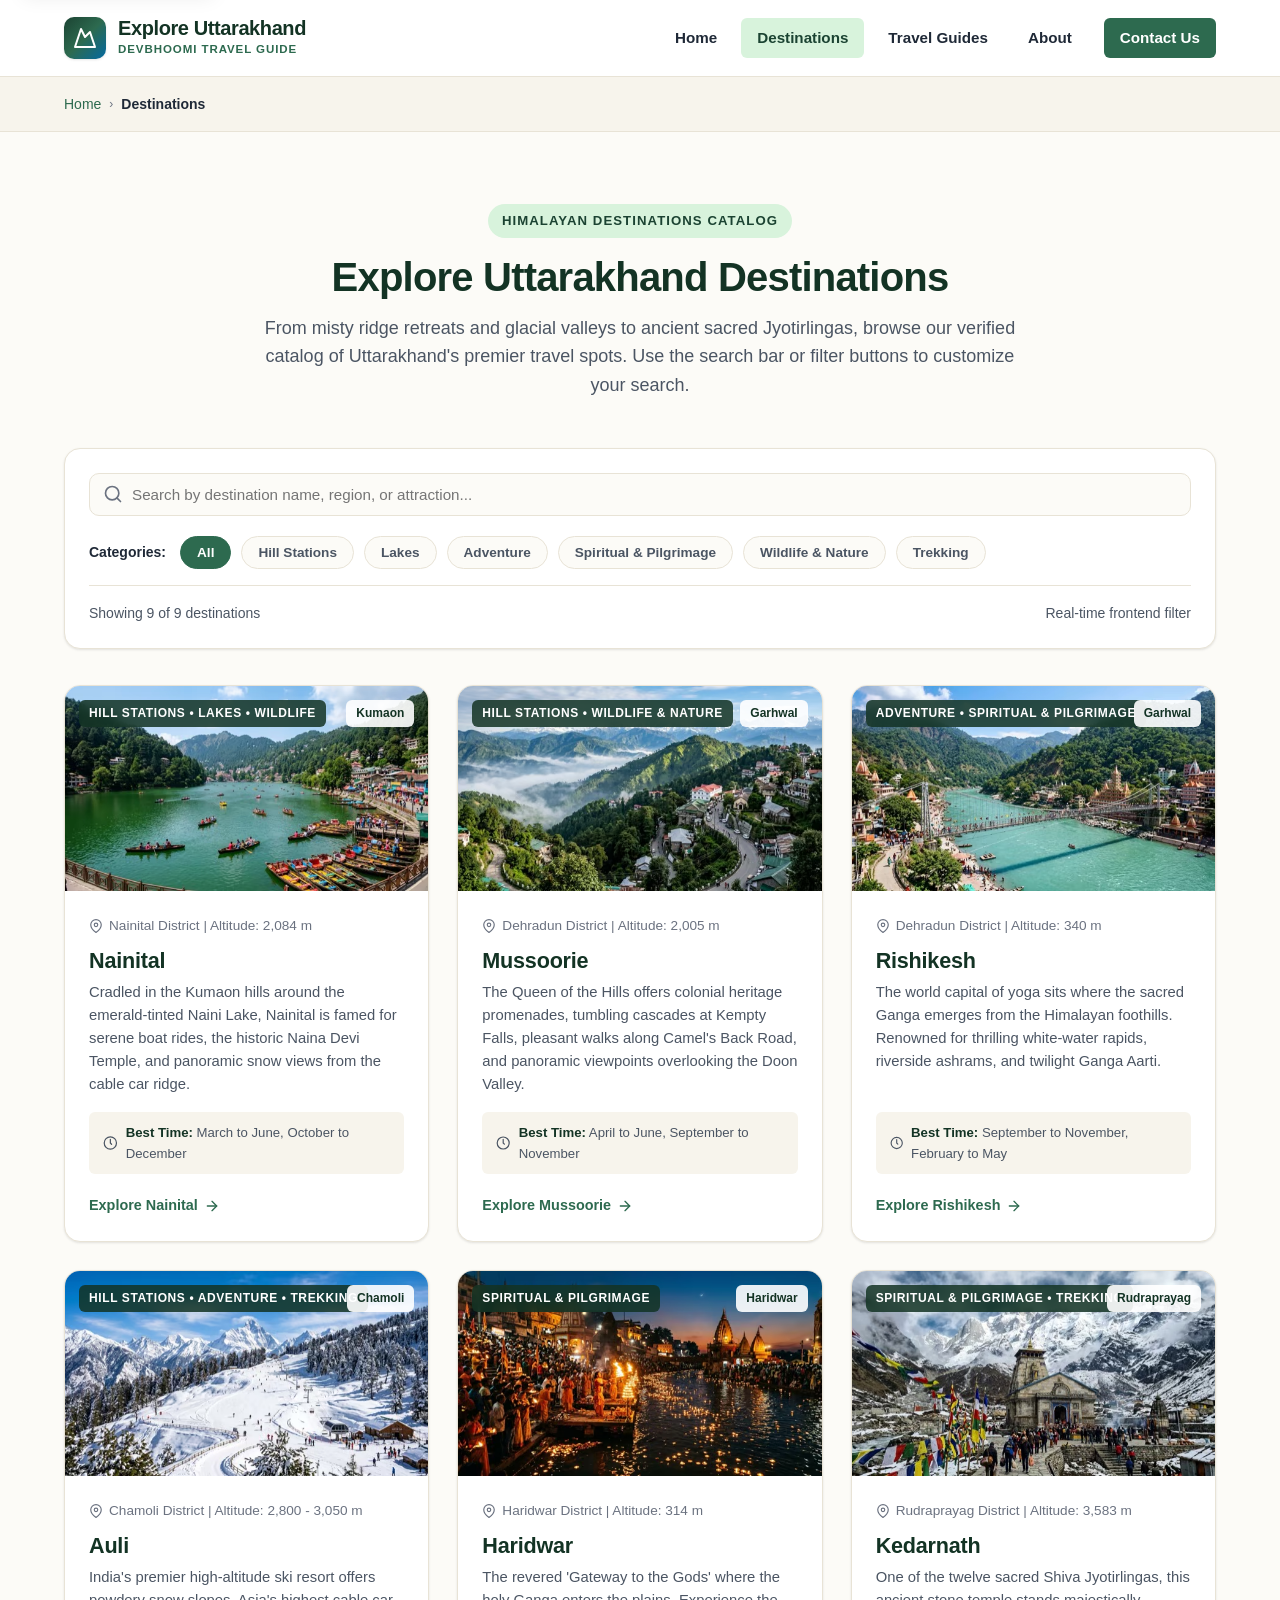
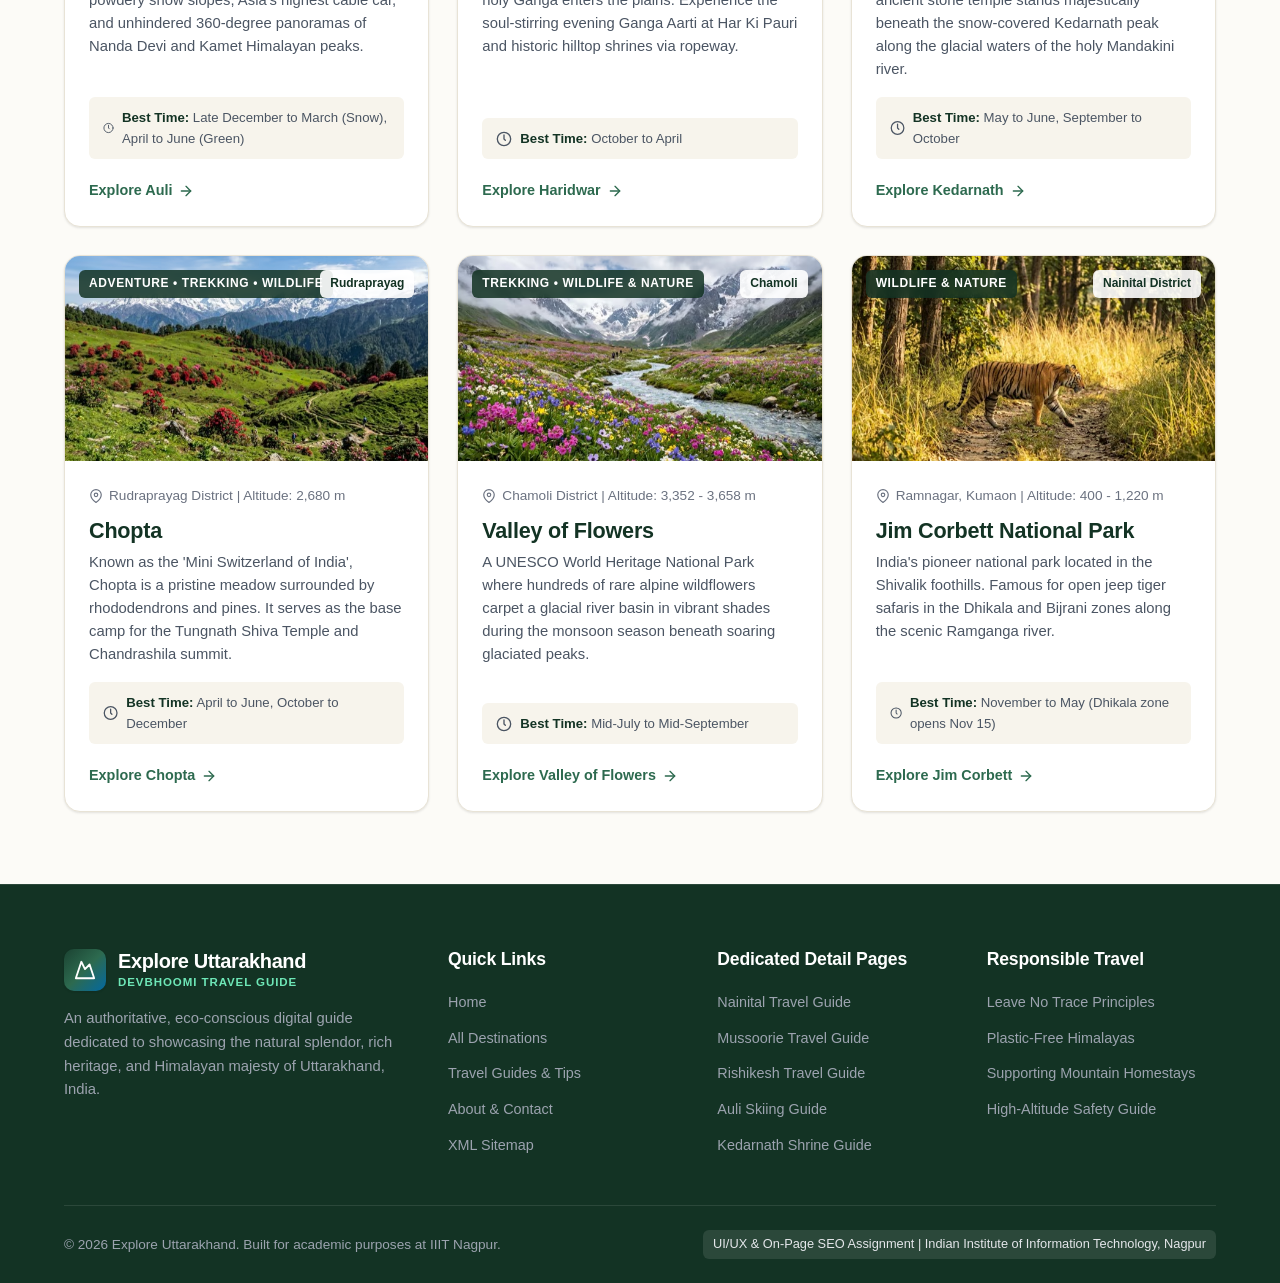
<file: destinations.html>
<!DOCTYPE html>
<html lang="en">
<head>
  <meta charset="UTF-8">
  <meta name="viewport" content="width=device-width, initial-scale=1.0">

  <!-- Primary SEO Meta Tags -->
  <title>Places to Visit in Uttarakhand | Hill Stations, Treks & Shrines</title>
  <meta name="description" content="Explore top destinations in Uttarakhand including Nainital, Mussoorie, Rishikesh, Auli, Kedarnath, Chopta, and Valley of Flowers with interactive search and category filters.">
  <meta name="keywords" content="places to visit in Uttarakhand, Uttarakhand destinations, Nainital, Mussoorie, Rishikesh, Auli ski resort, Kedarnath temple, Chopta trek, Valley of Flowers, Haridwar">
  <meta name="author" content="Explore Uttarakhand Academic Project Team, IIIT Nagpur">
  <meta name="robots" content="index, follow">

  <!-- Canonical URL -->
  <link rel="canonical" href="https://explore-uttarakhand-guide.netlify.app/destinations.html">

  <!-- Open Graph / Facebook Meta Tags -->
  <meta property="og:type" content="website">
  <meta property="og:site_name" content="Explore Uttarakhand">
  <meta property="og:url" content="https://explore-uttarakhand-guide.netlify.app/destinations.html">
  <meta property="og:title" content="Places to Visit in Uttarakhand | Hill Stations, Treks & Shrines">
  <meta property="og:description" content="Browse verified travel guides for the best destinations in Uttarakhand. Search and filter by Hill Stations, Lakes, Adventure, Spiritual & Pilgrimage, Wildlife & Nature, and Trekking.">
  <meta property="og:image" content="https://explore-uttarakhand-guide.netlify.app/images/hero-himalayas.jpg">
  <meta property="og:locale" content="en_IN">

  <!-- Twitter Card Meta Tags -->
  <meta name="twitter:card" content="summary_large_image">
  <meta name="twitter:title" content="Places to Visit in Uttarakhand | Destinations Guide">
  <meta name="twitter:description" content="Browse verified travel guides for the best destinations in Uttarakhand with interactive search and filters.">
  <meta name="twitter:image" content="https://explore-uttarakhand-guide.netlify.app/images/hero-himalayas.jpg">

  <!-- Stylesheet -->
  <link rel="stylesheet" href="css/style.css">

  <!-- Structured Data: BreadcrumbList & ItemList JSON-LD -->
  <script type="application/ld+json">
  {
    "@context": "https://schema.org",
    "@graph": [
      {
        "@type": "BreadcrumbList",
        "itemListElement": [
          {
            "@type": "ListItem",
            "position": 1,
            "name": "Home",
            "item": "https://explore-uttarakhand-guide.netlify.app/"
          },
          {
            "@type": "ListItem",
            "position": 2,
            "name": "Destinations",
            "item": "https://explore-uttarakhand-guide.netlify.app/destinations.html"
          }
        ]
      },
      {
        "@type": "ItemList",
        "name": "Top Destinations in Uttarakhand",
        "description": "Curated list of Uttarakhand's premier hill stations, pilgrimage shrines, and adventure destinations.",
        "itemListElement": [
          {
            "@type": "ListItem",
            "position": 1,
            "url": "https://explore-uttarakhand-guide.netlify.app/nainital.html",
            "name": "Nainital"
          },
          {
            "@type": "ListItem",
            "position": 2,
            "url": "https://explore-uttarakhand-guide.netlify.app/mussoorie.html",
            "name": "Mussoorie"
          },
          {
            "@type": "ListItem",
            "position": 3,
            "url": "https://explore-uttarakhand-guide.netlify.app/rishikesh.html",
            "name": "Rishikesh"
          },
          {
            "@type": "ListItem",
            "position": 4,
            "url": "https://explore-uttarakhand-guide.netlify.app/destination-details.html?id=auli",
            "name": "Auli"
          },
          {
            "@type": "ListItem",
            "position": 5,
            "url": "https://explore-uttarakhand-guide.netlify.app/destination-details.html?id=haridwar",
            "name": "Haridwar"
          },
          {
            "@type": "ListItem",
            "position": 6,
            "url": "https://explore-uttarakhand-guide.netlify.app/destination-details.html?id=kedarnath",
            "name": "Kedarnath"
          },
          {
            "@type": "ListItem",
            "position": 7,
            "url": "https://explore-uttarakhand-guide.netlify.app/destination-details.html?id=chopta",
            "name": "Chopta"
          },
          {
            "@type": "ListItem",
            "position": 8,
            "url": "https://explore-uttarakhand-guide.netlify.app/destination-details.html?id=valley-of-flowers",
            "name": "Valley of Flowers"
          },
          {
            "@type": "ListItem",
            "position": 9,
            "url": "https://explore-uttarakhand-guide.netlify.app/jim-corbett.html",
            "name": "Jim Corbett National Park"
          }
        ]
      }
    ]
  }
  </script>
</head>
<body>
  <!-- Accessible Skip to Content Link -->
  <a href="#main-content" class="skip-link">Skip to main content</a>

  <!-- Global Header & Navigation -->
  <header class="site-header">
    <div class="container navbar">
      <a href="index.html" class="brand-logo" aria-label="Explore Uttarakhand Homepage">
        <div class="brand-emblem" aria-hidden="true">
          <svg width="24" height="24" viewBox="0 0 24 24" fill="none" stroke="currentColor" stroke-width="2" stroke-linecap="round" stroke-linejoin="round">
            <path d="m8 3 4 8 5-5 5 15H2L8 3z"></path>
          </svg>
        </div>
        <div class="brand-text">
          <span class="brand-title">Explore Uttarakhand</span>
          <span class="brand-subtitle">Devbhoomi Travel Guide</span>
        </div>
      </a>

      <!-- Mobile Navigation Hamburger Button -->
      <button class="nav-toggle" aria-label="Toggle navigation menu" aria-expanded="false" aria-controls="primaryNavigation">
        <svg width="24" height="24" viewBox="0 0 24 24" fill="none" stroke="currentColor" stroke-width="2" stroke-linecap="round" stroke-linejoin="round">
          <line x1="3" y1="12" x2="21" y2="12"></line>
          <line x1="3" y1="6" x2="21" y2="6"></line>
          <line x1="3" y1="18" x2="21" y2="18"></line>
        </svg>
      </button>

      <!-- Primary Navigation Links -->
      <nav id="primaryNavigation" aria-label="Primary Site Navigation">
        <ul class="nav-menu">
          <li><a href="index.html" class="nav-link">Home</a></li>
          <li><a href="destinations.html" class="nav-link active" aria-current="page">Destinations</a></li>
          <li><a href="travel-guides.html" class="nav-link">Travel Guides</a></li>
          <li><a href="about.html" class="nav-link">About</a></li>
          <li><a href="about.html#contact-section" class="nav-link nav-cta">Contact Us</a></li>
        </ul>
      </nav>
    </div>
  </header>

  <!-- Breadcrumb Navigation -->
  <nav class="breadcrumb" aria-label="Breadcrumbs">
    <div class="container">
      <ol class="breadcrumb-list">
        <li class="breadcrumb-item"><a href="index.html">Home</a></li>
        <li class="breadcrumb-separator" aria-hidden="true">&rsaquo;</li>
        <li class="breadcrumb-item" aria-current="page">Destinations</li>
      </ol>
    </div>
  </nav>

  <!-- Main Landmark -->
  <main id="main-content">
    <section class="section">
      <div class="container">
        
        <!-- Page Title & Intro -->
        <div class="section-header">
          <span class="section-badge">Himalayan Destinations Catalog</span>
          <h1>Explore Uttarakhand Destinations</h1>
          <p>
            From misty ridge retreats and glacial valleys to ancient sacred Jyotirlingas, browse our verified catalog of Uttarakhand's premier travel spots. Use the search bar or filter buttons to customize your search.
          </p>
        </div>

        <!-- Interactive Search & Category Filter Controls -->
        <section class="filter-container" aria-label="Filter and Search Destinations">
          <div class="filter-search-row">
            <div class="search-input-wrapper">
              <svg class="search-icon" width="20" height="20" viewBox="0 0 24 24" fill="none" stroke="currentColor" stroke-width="2" stroke-linecap="round" stroke-linejoin="round" aria-hidden="true">
                <circle cx="11" cy="11" r="8"></circle>
                <line x1="21" y1="21" x2="16.65" y2="16.65"></line>
              </svg>
              <input type="search" id="destinationSearch" class="search-input" placeholder="Search by destination name, region, or attraction..." aria-label="Search destinations">
            </div>
          </div>

          <div class="filter-chips" role="group" aria-label="Filter destinations by travel category">
            <span class="filter-chip-label">Categories:</span>
            <button type="button" class="filter-chip active" data-category="All">All</button>
            <button type="button" class="filter-chip" data-category="Hill Stations">Hill Stations</button>
            <button type="button" class="filter-chip" data-category="Lakes">Lakes</button>
            <button type="button" class="filter-chip" data-category="Adventure">Adventure</button>
            <button type="button" class="filter-chip" data-category="Spiritual & Pilgrimage">Spiritual & Pilgrimage</button>
            <button type="button" class="filter-chip" data-category="Wildlife & Nature">Wildlife & Nature</button>
            <button type="button" class="filter-chip" data-category="Trekking">Trekking</button>
          </div>

          <div class="filter-results-info">
            <span id="resultsCount">Showing 9 of 9 destinations</span>
            <span>Real-time frontend filter</span>
          </div>
        </section>

        <!-- Destinations Cards Grid -->
        <div class="destinations-grid" id="destinationsGrid">
          
          <!-- Destination 1: Nainital -->
          <article class="destination-card" data-category="Hill Stations, Lakes, Wildlife & Nature" data-categories="Hill Stations, Lakes, Wildlife & Nature">
            <div class="destination-img-wrapper">
              <picture>
                <source type="image/avif"
                        srcset="images/destination-nainital-lake-600w.avif 600w, images/destination-nainital-lake.avif 1200w"
                        sizes="(max-width: 768px) 100vw, (max-width: 1200px) 50vw, 380px">
                <source type="image/jpeg"
                        srcset="images/destination-nainital-lake-600w.jpg 600w, images/destination-nainital-lake.jpg 1200w"
                        sizes="(max-width: 768px) 100vw, (max-width: 1200px) 50vw, 380px">
                <img src="images/destination-nainital-lake.jpg"
                     srcset="images/destination-nainital-lake-600w.jpg 600w, images/destination-nainital-lake.jpg 1200w"
                     sizes="(max-width: 768px) 100vw, (max-width: 1200px) 50vw, 380px"
                     alt="Scenic Naini Lake in Nainital Uttarakhand with emerald green water and colorful rowboats"
                     class="destination-img"
                     width="1200"
                     height="675"
                     loading="lazy">
              </picture>
              <span class="destination-badge">Hill Stations • Lakes • Wildlife</span>
              <span class="destination-region">Kumaon</span>
            </div>
            <div class="destination-body">
              <div class="destination-location">
                <svg width="14" height="14" viewBox="0 0 24 24" fill="none" stroke="currentColor" stroke-width="2" stroke-linecap="round" stroke-linejoin="round" aria-hidden="true"><path d="M21 10c0 7-9 13-9 13s-9-6-9-13a9 9 0 0 1 18 0z"></path><circle cx="12" cy="10" r="3"></circle></svg>
                Nainital District | Altitude: 2,084 m
              </div>
              <h2 class="destination-title">
                <a href="nainital.html">Nainital</a>
              </h2>
              <p class="destination-desc">
                Cradled in the Kumaon hills around the emerald-tinted Naini Lake, Nainital is famed for serene boat rides, the historic Naina Devi Temple, and panoramic snow views from the cable car ridge.
              </p>
              <div class="destination-meta-box">
                <svg width="16" height="16" viewBox="0 0 24 24" fill="none" stroke="currentColor" stroke-width="2" stroke-linecap="round" stroke-linejoin="round" aria-hidden="true"><circle cx="12" cy="12" r="10"></circle><polyline points="12 6 12 12 14 14"></polyline></svg>
                <span><strong>Best Time:</strong> March to June, October to December</span>
              </div>
              <div class="destination-footer">
                <a href="nainital.html" class="destination-link-btn" aria-label="Read complete Nainital travel guide">
                  Explore Nainital
                  <svg width="16" height="16" viewBox="0 0 24 24" fill="none" stroke="currentColor" stroke-width="2" stroke-linecap="round" stroke-linejoin="round" aria-hidden="true"><line x1="5" y1="12" x2="19" y2="12"></line><polyline points="12 5 19 12 12 19"></polyline></svg>
                </a>
              </div>
            </div>
          </article>

          <!-- Destination 2: Mussoorie -->
          <article class="destination-card" data-category="Hill Stations, Wildlife & Nature" data-categories="Hill Stations, Wildlife & Nature">
            <div class="destination-img-wrapper">
              <picture>
                <source type="image/avif"
                        srcset="images/destination-mussoorie-hills-600w.avif 600w, images/destination-mussoorie-hills.avif 1200w"
                        sizes="(max-width: 768px) 100vw, (max-width: 1200px) 50vw, 380px">
                <source type="image/jpeg"
                        srcset="images/destination-mussoorie-hills-600w.jpg 600w, images/destination-mussoorie-hills.jpg 1200w"
                        sizes="(max-width: 768px) 100vw, (max-width: 1200px) 50vw, 380px">
                <img src="images/destination-mussoorie-hills.jpg"
                     srcset="images/destination-mussoorie-hills-600w.jpg 600w, images/destination-mussoorie-hills.jpg 1200w"
                     sizes="(max-width: 768px) 100vw, (max-width: 1200px) 50vw, 380px"
                     alt="Misty rolling green pine hills and cottages of Mussoorie hill station with snow peaks"
                     class="destination-img"
                     width="1200"
                     height="675"
                     loading="lazy">
              </picture>
              <span class="destination-badge">Hill Stations • Wildlife & Nature</span>
              <span class="destination-region">Garhwal</span>
            </div>
            <div class="destination-body">
              <div class="destination-location">
                <svg width="14" height="14" viewBox="0 0 24 24" fill="none" stroke="currentColor" stroke-width="2" stroke-linecap="round" stroke-linejoin="round" aria-hidden="true"><path d="M21 10c0 7-9 13-9 13s-9-6-9-13a9 9 0 0 1 18 0z"></path><circle cx="12" cy="10" r="3"></circle></svg>
                Dehradun District | Altitude: 2,005 m
              </div>
              <h2 class="destination-title">
                <a href="mussoorie.html">Mussoorie</a>
              </h2>
              <p class="destination-desc">
                The Queen of the Hills offers colonial heritage promenades, tumbling cascades at Kempty Falls, pleasant walks along Camel's Back Road, and panoramic viewpoints overlooking the Doon Valley.
              </p>
              <div class="destination-meta-box">
                <svg width="16" height="16" viewBox="0 0 24 24" fill="none" stroke="currentColor" stroke-width="2" stroke-linecap="round" stroke-linejoin="round" aria-hidden="true"><circle cx="12" cy="12" r="10"></circle><polyline points="12 6 12 12 14 14"></polyline></svg>
                <span><strong>Best Time:</strong> April to June, September to November</span>
              </div>
              <div class="destination-footer">
                <a href="mussoorie.html" class="destination-link-btn" aria-label="Read complete Mussoorie travel guide">
                  Explore Mussoorie
                  <svg width="16" height="16" viewBox="0 0 24 24" fill="none" stroke="currentColor" stroke-width="2" stroke-linecap="round" stroke-linejoin="round" aria-hidden="true"><line x1="5" y1="12" x2="19" y2="12"></line><polyline points="12 5 19 12 12 19"></polyline></svg>
                </a>
              </div>
            </div>
          </article>

          <!-- Destination 3: Rishikesh -->
          <article class="destination-card" data-category="Adventure, Spiritual & Pilgrimage" data-categories="Adventure, Spiritual & Pilgrimage">
            <div class="destination-img-wrapper">
              <picture>
                <source type="image/avif"
                        srcset="images/destination-rishikesh-ganga-600w.avif 600w, images/destination-rishikesh-ganga.avif 1200w"
                        sizes="(max-width: 768px) 100vw, (max-width: 1200px) 50vw, 380px">
                <source type="image/jpeg"
                        srcset="images/destination-rishikesh-ganga-600w.jpg 600w, images/destination-rishikesh-ganga.jpg 1200w"
                        sizes="(max-width: 768px) 100vw, (max-width: 1200px) 50vw, 380px">
                <img src="images/destination-rishikesh-ganga.jpg"
                     srcset="images/destination-rishikesh-ganga-600w.jpg 600w, images/destination-rishikesh-ganga.jpg 1200w"
                     sizes="(max-width: 768px) 100vw, (max-width: 1200px) 50vw, 380px"
                     alt="Iconic suspension bridge and temples along the holy Ganges river in Rishikesh Uttarakhand"
                     class="destination-img"
                     width="1200"
                     height="675"
                     loading="lazy">
              </picture>
              <span class="destination-badge">Adventure • Spiritual & Pilgrimage</span>
              <span class="destination-region">Garhwal</span>
            </div>
            <div class="destination-body">
              <div class="destination-location">
                <svg width="14" height="14" viewBox="0 0 24 24" fill="none" stroke="currentColor" stroke-width="2" stroke-linecap="round" stroke-linejoin="round" aria-hidden="true"><path d="M21 10c0 7-9 13-9 13s-9-6-9-13a9 9 0 0 1 18 0z"></path><circle cx="12" cy="10" r="3"></circle></svg>
                Dehradun District | Altitude: 340 m
              </div>
              <h2 class="destination-title">
                <a href="rishikesh.html">Rishikesh</a>
              </h2>
              <p class="destination-desc">
                The world capital of yoga sits where the sacred Ganga emerges from the Himalayan foothills. Renowned for thrilling white-water rapids, riverside ashrams, and twilight Ganga Aarti.
              </p>
              <div class="destination-meta-box">
                <svg width="16" height="16" viewBox="0 0 24 24" fill="none" stroke="currentColor" stroke-width="2" stroke-linecap="round" stroke-linejoin="round" aria-hidden="true"><circle cx="12" cy="12" r="10"></circle><polyline points="12 6 12 12 14 14"></polyline></svg>
                <span><strong>Best Time:</strong> September to November, February to May</span>
              </div>
              <div class="destination-footer">
                <a href="rishikesh.html" class="destination-link-btn" aria-label="Read complete Rishikesh travel guide">
                  Explore Rishikesh
                  <svg width="16" height="16" viewBox="0 0 24 24" fill="none" stroke="currentColor" stroke-width="2" stroke-linecap="round" stroke-linejoin="round" aria-hidden="true"><line x1="5" y1="12" x2="19" y2="12"></line><polyline points="12 5 19 12 12 19"></polyline></svg>
                </a>
              </div>
            </div>
          </article>

          <!-- Destination 4: Auli -->
          <article class="destination-card" data-category="Hill Stations, Adventure, Trekking" data-categories="Hill Stations, Adventure, Trekking">
            <div class="destination-img-wrapper">
              <picture>
                <source type="image/avif"
                        srcset="images/destination-auli-snow-600w.avif 600w, images/destination-auli-snow.avif 1200w"
                        sizes="(max-width: 768px) 100vw, (max-width: 1200px) 50vw, 380px">
                <source type="image/jpeg"
                        srcset="images/destination-auli-snow-600w.jpg 600w, images/destination-auli-snow.jpg 1200w"
                        sizes="(max-width: 768px) 100vw, (max-width: 1200px) 50vw, 380px">
                <img src="images/destination-auli-snow.jpg"
                     srcset="images/destination-auli-snow-600w.jpg 600w, images/destination-auli-snow.jpg 1200w"
                     sizes="(max-width: 768px) 100vw, (max-width: 1200px) 50vw, 380px"
                     alt="Pristine white snow ski slopes of Auli ski resort with snow laden pine trees and Nanda Devi peak"
                     class="destination-img"
                     width="1200"
                     height="675"
                     loading="lazy">
              </picture>
              <span class="destination-badge">Hill Stations • Adventure • Trekking</span>
              <span class="destination-region">Chamoli</span>
            </div>
            <div class="destination-body">
              <div class="destination-location">
                <svg width="14" height="14" viewBox="0 0 24 24" fill="none" stroke="currentColor" stroke-width="2" stroke-linecap="round" stroke-linejoin="round" aria-hidden="true"><path d="M21 10c0 7-9 13-9 13s-9-6-9-13a9 9 0 0 1 18 0z"></path><circle cx="12" cy="10" r="3"></circle></svg>
                Chamoli District | Altitude: 2,800 - 3,050 m
              </div>
              <h2 class="destination-title">
                <a href="destination-details.html?id=auli">Auli</a>
              </h2>
              <p class="destination-desc">
                India's premier high-altitude ski resort offers powdery snow slopes, Asia's highest cable car, and unhindered 360-degree panoramas of Nanda Devi and Kamet Himalayan peaks.
              </p>
              <div class="destination-meta-box">
                <svg width="16" height="16" viewBox="0 0 24 24" fill="none" stroke="currentColor" stroke-width="2" stroke-linecap="round" stroke-linejoin="round" aria-hidden="true"><circle cx="12" cy="12" r="10"></circle><polyline points="12 6 12 12 14 14"></polyline></svg>
                <span><strong>Best Time:</strong> Late December to March (Snow), April to June (Green)</span>
              </div>
              <div class="destination-footer">
                <a href="destination-details.html?id=auli" class="destination-link-btn" aria-label="Explore Auli ski resort travel guide">
                  Explore Auli
                  <svg width="16" height="16" viewBox="0 0 24 24" fill="none" stroke="currentColor" stroke-width="2" stroke-linecap="round" stroke-linejoin="round" aria-hidden="true"><line x1="5" y1="12" x2="19" y2="12"></line><polyline points="12 5 19 12 12 19"></polyline></svg>
                </a>
              </div>
            </div>
          </article>

          <!-- Destination 5: Haridwar -->
          <article class="destination-card" data-category="Spiritual & Pilgrimage" data-categories="Spiritual & Pilgrimage">
            <div class="destination-img-wrapper">
              <picture>
                <source type="image/avif"
                        srcset="images/destination-haridwar-ghat-600w.avif 600w, images/destination-haridwar-ghat.avif 1200w"
                        sizes="(max-width: 768px) 100vw, (max-width: 1200px) 50vw, 380px">
                <source type="image/jpeg"
                        srcset="images/destination-haridwar-ghat-600w.jpg 600w, images/destination-haridwar-ghat.jpg 1200w"
                        sizes="(max-width: 768px) 100vw, (max-width: 1200px) 50vw, 380px">
                <img src="images/destination-haridwar-ghat.jpg"
                     srcset="images/destination-haridwar-ghat-600w.jpg 600w, images/destination-haridwar-ghat.jpg 1200w"
                     sizes="(max-width: 768px) 100vw, (max-width: 1200px) 50vw, 380px"
                     alt="Evening Ganga Aarti ceremony at Har Ki Pauri ghat in Haridwar with floating oil lamps"
                     class="destination-img"
                     width="1200"
                     height="675"
                     loading="lazy">
              </picture>
              <span class="destination-badge">Spiritual & Pilgrimage</span>
              <span class="destination-region">Haridwar</span>
            </div>
            <div class="destination-body">
              <div class="destination-location">
                <svg width="14" height="14" viewBox="0 0 24 24" fill="none" stroke="currentColor" stroke-width="2" stroke-linecap="round" stroke-linejoin="round" aria-hidden="true"><path d="M21 10c0 7-9 13-9 13s-9-6-9-13a9 9 0 0 1 18 0z"></path><circle cx="12" cy="10" r="3"></circle></svg>
                Haridwar District | Altitude: 314 m
              </div>
              <h2 class="destination-title">
                <a href="destination-details.html?id=haridwar">Haridwar</a>
              </h2>
              <p class="destination-desc">
                The revered 'Gateway to the Gods' where the holy Ganga enters the plains. Experience the soul-stirring evening Ganga Aarti at Har Ki Pauri and historic hilltop shrines via ropeway.
              </p>
              <div class="destination-meta-box">
                <svg width="16" height="16" viewBox="0 0 24 24" fill="none" stroke="currentColor" stroke-width="2" stroke-linecap="round" stroke-linejoin="round" aria-hidden="true"><circle cx="12" cy="12" r="10"></circle><polyline points="12 6 12 12 14 14"></polyline></svg>
                <span><strong>Best Time:</strong> October to April</span>
              </div>
              <div class="destination-footer">
                <a href="destination-details.html?id=haridwar" class="destination-link-btn" aria-label="Explore Haridwar pilgrimage guide">
                  Explore Haridwar
                  <svg width="16" height="16" viewBox="0 0 24 24" fill="none" stroke="currentColor" stroke-width="2" stroke-linecap="round" stroke-linejoin="round" aria-hidden="true"><line x1="5" y1="12" x2="19" y2="12"></line><polyline points="12 5 19 12 12 19"></polyline></svg>
                </a>
              </div>
            </div>
          </article>

          <!-- Destination 6: Kedarnath -->
          <article class="destination-card" data-category="Spiritual & Pilgrimage, Trekking" data-categories="Spiritual & Pilgrimage, Trekking">
            <div class="destination-img-wrapper">
              <picture>
                <source type="image/avif"
                        srcset="images/destination-kedarnath-temple-600w.avif 600w, images/destination-kedarnath-temple.avif 1200w"
                        sizes="(max-width: 768px) 100vw, (max-width: 1200px) 50vw, 380px">
                <source type="image/jpeg"
                        srcset="images/destination-kedarnath-temple-600w.jpg 600w, images/destination-kedarnath-temple.jpg 1200w"
                        sizes="(max-width: 768px) 100vw, (max-width: 1200px) 50vw, 380px">
                <img src="images/destination-kedarnath-temple.jpg"
                     srcset="images/destination-kedarnath-temple-600w.jpg 600w, images/destination-kedarnath-temple.jpg 1200w"
                     sizes="(max-width: 768px) 100vw, (max-width: 1200px) 50vw, 380px"
                     alt="Ancient Kedarnath stone temple against towering snow-covered Kedarnath peak"
                     class="destination-img"
                     width="1200"
                     height="675"
                     loading="lazy">
              </picture>
              <span class="destination-badge">Spiritual & Pilgrimage • Trekking</span>
              <span class="destination-region">Rudraprayag</span>
            </div>
            <div class="destination-body">
              <div class="destination-location">
                <svg width="14" height="14" viewBox="0 0 24 24" fill="none" stroke="currentColor" stroke-width="2" stroke-linecap="round" stroke-linejoin="round" aria-hidden="true"><path d="M21 10c0 7-9 13-9 13s-9-6-9-13a9 9 0 0 1 18 0z"></path><circle cx="12" cy="10" r="3"></circle></svg>
                Rudraprayag District | Altitude: 3,583 m
              </div>
              <h2 class="destination-title">
                <a href="destination-details.html?id=kedarnath">Kedarnath</a>
              </h2>
              <p class="destination-desc">
                One of the twelve sacred Shiva Jyotirlingas, this ancient stone temple stands majestically beneath the snow-covered Kedarnath peak along the glacial waters of the holy Mandakini river.
              </p>
              <div class="destination-meta-box">
                <svg width="16" height="16" viewBox="0 0 24 24" fill="none" stroke="currentColor" stroke-width="2" stroke-linecap="round" stroke-linejoin="round" aria-hidden="true"><circle cx="12" cy="12" r="10"></circle><polyline points="12 6 12 12 14 14"></polyline></svg>
                <span><strong>Best Time:</strong> May to June, September to October</span>
              </div>
              <div class="destination-footer">
                <a href="destination-details.html?id=kedarnath" class="destination-link-btn" aria-label="Explore Kedarnath pilgrimage details">
                  Explore Kedarnath
                  <svg width="16" height="16" viewBox="0 0 24 24" fill="none" stroke="currentColor" stroke-width="2" stroke-linecap="round" stroke-linejoin="round" aria-hidden="true"><line x1="5" y1="12" x2="19" y2="12"></line><polyline points="12 5 19 12 12 19"></polyline></svg>
                </a>
              </div>
            </div>
          </article>

          <!-- Destination 7: Chopta -->
          <article class="destination-card" data-category="Adventure, Trekking, Wildlife & Nature" data-categories="Adventure, Trekking, Wildlife & Nature">
            <div class="destination-img-wrapper">
              <picture>
                <source type="image/avif"
                        srcset="images/destination-chopta-meadows-600w.avif 600w, images/destination-chopta-meadows.avif 1200w"
                        sizes="(max-width: 768px) 100vw, (max-width: 1200px) 50vw, 380px">
                <source type="image/jpeg"
                        srcset="images/destination-chopta-meadows-600w.jpg 600w, images/destination-chopta-meadows.jpg 1200w"
                        sizes="(max-width: 768px) 100vw, (max-width: 1200px) 50vw, 380px">
                <img src="images/destination-chopta-meadows.jpg"
                     srcset="images/destination-chopta-meadows-600w.jpg 600w, images/destination-chopta-meadows.jpg 1200w"
                     sizes="(max-width: 768px) 100vw, (max-width: 1200px) 50vw, 380px"
                     alt="Lush green Chopta alpine meadow bugyal blooming with red rhododendrons"
                     class="destination-img"
                     width="1200"
                     height="675"
                     loading="lazy">
              </picture>
              <span class="destination-badge">Adventure • Trekking • Wildlife</span>
              <span class="destination-region">Rudraprayag</span>
            </div>
            <div class="destination-body">
              <div class="destination-location">
                <svg width="14" height="14" viewBox="0 0 24 24" fill="none" stroke="currentColor" stroke-width="2" stroke-linecap="round" stroke-linejoin="round" aria-hidden="true"><path d="M21 10c0 7-9 13-9 13s-9-6-9-13a9 9 0 0 1 18 0z"></path><circle cx="12" cy="10" r="3"></circle></svg>
                Rudraprayag District | Altitude: 2,680 m
              </div>
              <h2 class="destination-title">
                <a href="destination-details.html?id=chopta">Chopta</a>
              </h2>
              <p class="destination-desc">
                Known as the 'Mini Switzerland of India', Chopta is a pristine meadow surrounded by rhododendrons and pines. It serves as the base camp for the Tungnath Shiva Temple and Chandrashila summit.
              </p>
              <div class="destination-meta-box">
                <svg width="16" height="16" viewBox="0 0 24 24" fill="none" stroke="currentColor" stroke-width="2" stroke-linecap="round" stroke-linejoin="round" aria-hidden="true"><circle cx="12" cy="12" r="10"></circle><polyline points="12 6 12 12 14 14"></polyline></svg>
                <span><strong>Best Time:</strong> April to June, October to December</span>
              </div>
              <div class="destination-footer">
                <a href="destination-details.html?id=chopta" class="destination-link-btn" aria-label="Explore Chopta trekking details">
                  Explore Chopta
                  <svg width="16" height="16" viewBox="0 0 24 24" fill="none" stroke="currentColor" stroke-width="2" stroke-linecap="round" stroke-linejoin="round" aria-hidden="true"><line x1="5" y1="12" x2="19" y2="12"></line><polyline points="12 5 19 12 12 19"></polyline></svg>
                </a>
              </div>
            </div>
          </article>

          <!-- Destination 8: Valley of Flowers -->
          <article class="destination-card" data-category="Trekking, Wildlife & Nature" data-categories="Trekking, Wildlife & Nature">
            <div class="destination-img-wrapper">
              <picture>
                <source type="image/avif"
                        srcset="images/destination-valley-of-flowers-600w.avif 600w, images/destination-valley-of-flowers.avif 1200w"
                        sizes="(max-width: 768px) 100vw, (max-width: 1200px) 50vw, 380px">
                <source type="image/jpeg"
                        srcset="images/destination-valley-of-flowers-600w.jpg 600w, images/destination-valley-of-flowers.jpg 1200w"
                        sizes="(max-width: 768px) 100vw, (max-width: 1200px) 50vw, 380px">
                <img src="images/destination-valley-of-flowers.jpg"
                     srcset="images/destination-valley-of-flowers-600w.jpg 600w, images/destination-valley-of-flowers.jpg 1200w"
                     sizes="(max-width: 768px) 100vw, (max-width: 1200px) 50vw, 380px"
                     alt="Vibrant carpet of alpine wildflowers blooming in Valley of Flowers National Park"
                     class="destination-img"
                     width="1200"
                     height="675"
                     loading="lazy">
              </picture>
              <span class="destination-badge">Trekking • Wildlife & Nature</span>
              <span class="destination-region">Chamoli</span>
            </div>
            <div class="destination-body">
              <div class="destination-location">
                <svg width="14" height="14" viewBox="0 0 24 24" fill="none" stroke="currentColor" stroke-width="2" stroke-linecap="round" stroke-linejoin="round" aria-hidden="true"><path d="M21 10c0 7-9 13-9 13s-9-6-9-13a9 9 0 0 1 18 0z"></path><circle cx="12" cy="10" r="3"></circle></svg>
                Chamoli District | Altitude: 3,352 - 3,658 m
              </div>
              <h2 class="destination-title">
                <a href="destination-details.html?id=valley-of-flowers">Valley of Flowers</a>
              </h2>
              <p class="destination-desc">
                A UNESCO World Heritage National Park where hundreds of rare alpine wildflowers carpet a glacial river basin in vibrant shades during the monsoon season beneath soaring glaciated peaks.
              </p>
              <div class="destination-meta-box">
                <svg width="16" height="16" viewBox="0 0 24 24" fill="none" stroke="currentColor" stroke-width="2" stroke-linecap="round" stroke-linejoin="round" aria-hidden="true"><circle cx="12" cy="12" r="10"></circle><polyline points="12 6 12 12 14 14"></polyline></svg>
                <span><strong>Best Time:</strong> Mid-July to Mid-September</span>
              </div>
              <div class="destination-footer">
                <a href="destination-details.html?id=valley-of-flowers" class="destination-link-btn" aria-label="Explore Valley of Flowers national park details">
                  Explore Valley of Flowers
                  <svg width="16" height="16" viewBox="0 0 24 24" fill="none" stroke="currentColor" stroke-width="2" stroke-linecap="round" stroke-linejoin="round" aria-hidden="true"><line x1="5" y1="12" x2="19" y2="12"></line><polyline points="12 5 19 12 12 19"></polyline></svg>
                </a>
              </div>
            </div>
          </article>

          <!-- Destination 9 (Bonus Wildlife): Jim Corbett National Park -->
          <article class="destination-card" data-category="Wildlife & Nature" data-categories="Wildlife & Nature">
            <div class="destination-img-wrapper">
              <picture>
                <source type="image/avif"
                        srcset="images/experience-corbett-wildlife-600w.avif 600w, images/experience-corbett-wildlife.avif 1200w"
                        sizes="(max-width: 768px) 100vw, (max-width: 1200px) 50vw, 380px">
                <source type="image/jpeg"
                        srcset="images/experience-corbett-wildlife-600w.jpg 600w, images/experience-corbett-wildlife.jpg 1200w"
                        sizes="(max-width: 768px) 100vw, (max-width: 1200px) 50vw, 380px">
                <img src="images/experience-corbett-wildlife.jpg"
                     srcset="images/experience-corbett-wildlife-600w.jpg 600w, images/experience-corbett-wildlife.jpg 1200w"
                     sizes="(max-width: 768px) 100vw, (max-width: 1200px) 50vw, 380px"
                     alt="Majestic Royal Bengal Tiger roaming freely through the Sal forest in Jim Corbett National Park"
                     class="destination-img"
                     width="1200"
                     height="675"
                     loading="lazy">
              </picture>
              <span class="destination-badge">Wildlife & Nature</span>
              <span class="destination-region">Nainital District</span>
            </div>
            <div class="destination-body">
              <div class="destination-location">
                <svg width="14" height="14" viewBox="0 0 24 24" fill="none" stroke="currentColor" stroke-width="2" stroke-linecap="round" stroke-linejoin="round" aria-hidden="true"><path d="M21 10c0 7-9 13-9 13s-9-6-9-13a9 9 0 0 1 18 0z"></path><circle cx="12" cy="10" r="3"></circle></svg>
                Ramnagar, Kumaon | Altitude: 400 - 1,220 m
              </div>
              <h2 class="destination-title">
                <a href="jim-corbett.html">Jim Corbett National Park</a>
              </h2>
              <p class="destination-desc">
                India's pioneer national park located in the Shivalik foothills. Famous for open jeep tiger safaris in the Dhikala and Bijrani zones along the scenic Ramganga river.
              </p>
              <div class="destination-meta-box">
                <svg width="16" height="16" viewBox="0 0 24 24" fill="none" stroke="currentColor" stroke-width="2" stroke-linecap="round" stroke-linejoin="round" aria-hidden="true"><circle cx="12" cy="12" r="10"></circle><polyline points="12 6 12 12 14 14"></polyline></svg>
                <span><strong>Best Time:</strong> November to May (Dhikala zone opens Nov 15)</span>
              </div>
              <div class="destination-footer">
                <a href="jim-corbett.html" class="destination-link-btn" aria-label="Explore Jim Corbett National Park travel guide">
                  Explore Jim Corbett
                  <svg width="16" height="16" viewBox="0 0 24 24" fill="none" stroke="currentColor" stroke-width="2" stroke-linecap="round" stroke-linejoin="round" aria-hidden="true"><line x1="5" y1="12" x2="19" y2="12"></line><polyline points="12 5 19 12 12 19"></polyline></svg>
                </a>
              </div>
            </div>
          </article>

          <!-- Fallback No Results State -->
          <div class="no-results" id="noResults" style="display: none;">
            <svg width="48" height="48" viewBox="0 0 24 24" fill="none" stroke="var(--color-forest-primary)" stroke-width="2" stroke-linecap="round" stroke-linejoin="round" style="margin: 0 auto 16px auto;" aria-hidden="true">
              <circle cx="11" cy="11" r="8"></circle>
              <line x1="21" y1="21" x2="16.65" y2="16.65"></line>
              <line x1="8" y1="11" x2="14" y2="11"></line>
            </svg>
            <h3 style="margin-bottom: 8px;">No matching destinations found</h3>
            <p style="color: var(--color-text-muted); margin-bottom: 20px;">Try adjusting your search terms or clearing your category filters to view all destinations.</p>
            <button type="button" class="btn btn-outline" id="resetFiltersBtn">Reset All Filters</button>
          </div>

        </div>

      </div>
    </section>
  </main>

  <!-- Global Footer -->
  <footer class="site-footer">
    <div class="container">
      <div class="footer-grid">
        <div class="footer-col">
          <div class="brand-logo" style="margin-bottom: 16px;">
            <div class="brand-emblem" aria-hidden="true">
              <svg width="22" height="22" viewBox="0 0 24 24" fill="none" stroke="currentColor" stroke-width="2" stroke-linecap="round" stroke-linejoin="round">
                <path d="m8 3 4 8 5-5 5 15H2L8 3z"></path>
              </svg>
            </div>
            <div class="brand-text">
              <span class="brand-title" style="color: white;">Explore Uttarakhand</span>
              <span class="brand-subtitle" style="color: #6ee7b7;">Devbhoomi Travel Guide</span>
            </div>
          </div>
          <p>
            An authoritative, eco-conscious digital guide dedicated to showcasing the natural splendor, rich heritage, and Himalayan majesty of Uttarakhand, India.
          </p>
        </div>

        <div class="footer-col">
          <h3>Quick Links</h3>
          <ul class="footer-links">
            <li><a href="index.html">Home</a></li>
            <li><a href="destinations.html">All Destinations</a></li>
            <li><a href="travel-guides.html">Travel Guides & Tips</a></li>
            <li><a href="about.html">About & Contact</a></li>
            <li><a href="sitemap.xml">XML Sitemap</a></li>
          </ul>
        </div>

        <div class="footer-col">
          <h3>Dedicated Detail Pages</h3>
          <ul class="footer-links">
            <li><a href="nainital.html">Nainital Travel Guide</a></li>
            <li><a href="mussoorie.html">Mussoorie Travel Guide</a></li>
            <li><a href="rishikesh.html">Rishikesh Travel Guide</a></li>
            <li><a href="destination-details.html?id=auli">Auli Skiing Guide</a></li>
            <li><a href="destination-details.html?id=kedarnath">Kedarnath Shrine Guide</a></li>
          </ul>
        </div>

        <div class="footer-col">
          <h3>Responsible Travel</h3>
          <ul class="footer-links">
            <li><a href="about.html#responsible-tourism">Leave No Trace Principles</a></li>
            <li><a href="about.html#responsible-tourism">Plastic-Free Himalayas</a></li>
            <li><a href="about.html#responsible-tourism">Supporting Mountain Homestays</a></li>
            <li><a href="travel-guides.html#trekking-guide">High-Altitude Safety Guide</a></li>
          </ul>
        </div>
      </div>

      <div class="footer-bottom">
        <div>
          &copy; 2026 Explore Uttarakhand. Built for academic purposes at IIIT Nagpur.
        </div>
        <div class="footer-academic-badge">
          UI/UX & On-Page SEO Assignment | Indian Institute of Information Technology, Nagpur
        </div>
      </div>
    </div>
  </footer>

  <!-- JavaScript -->
  <script src="js/script.js" defer></script>
</body>
</html>
</file>
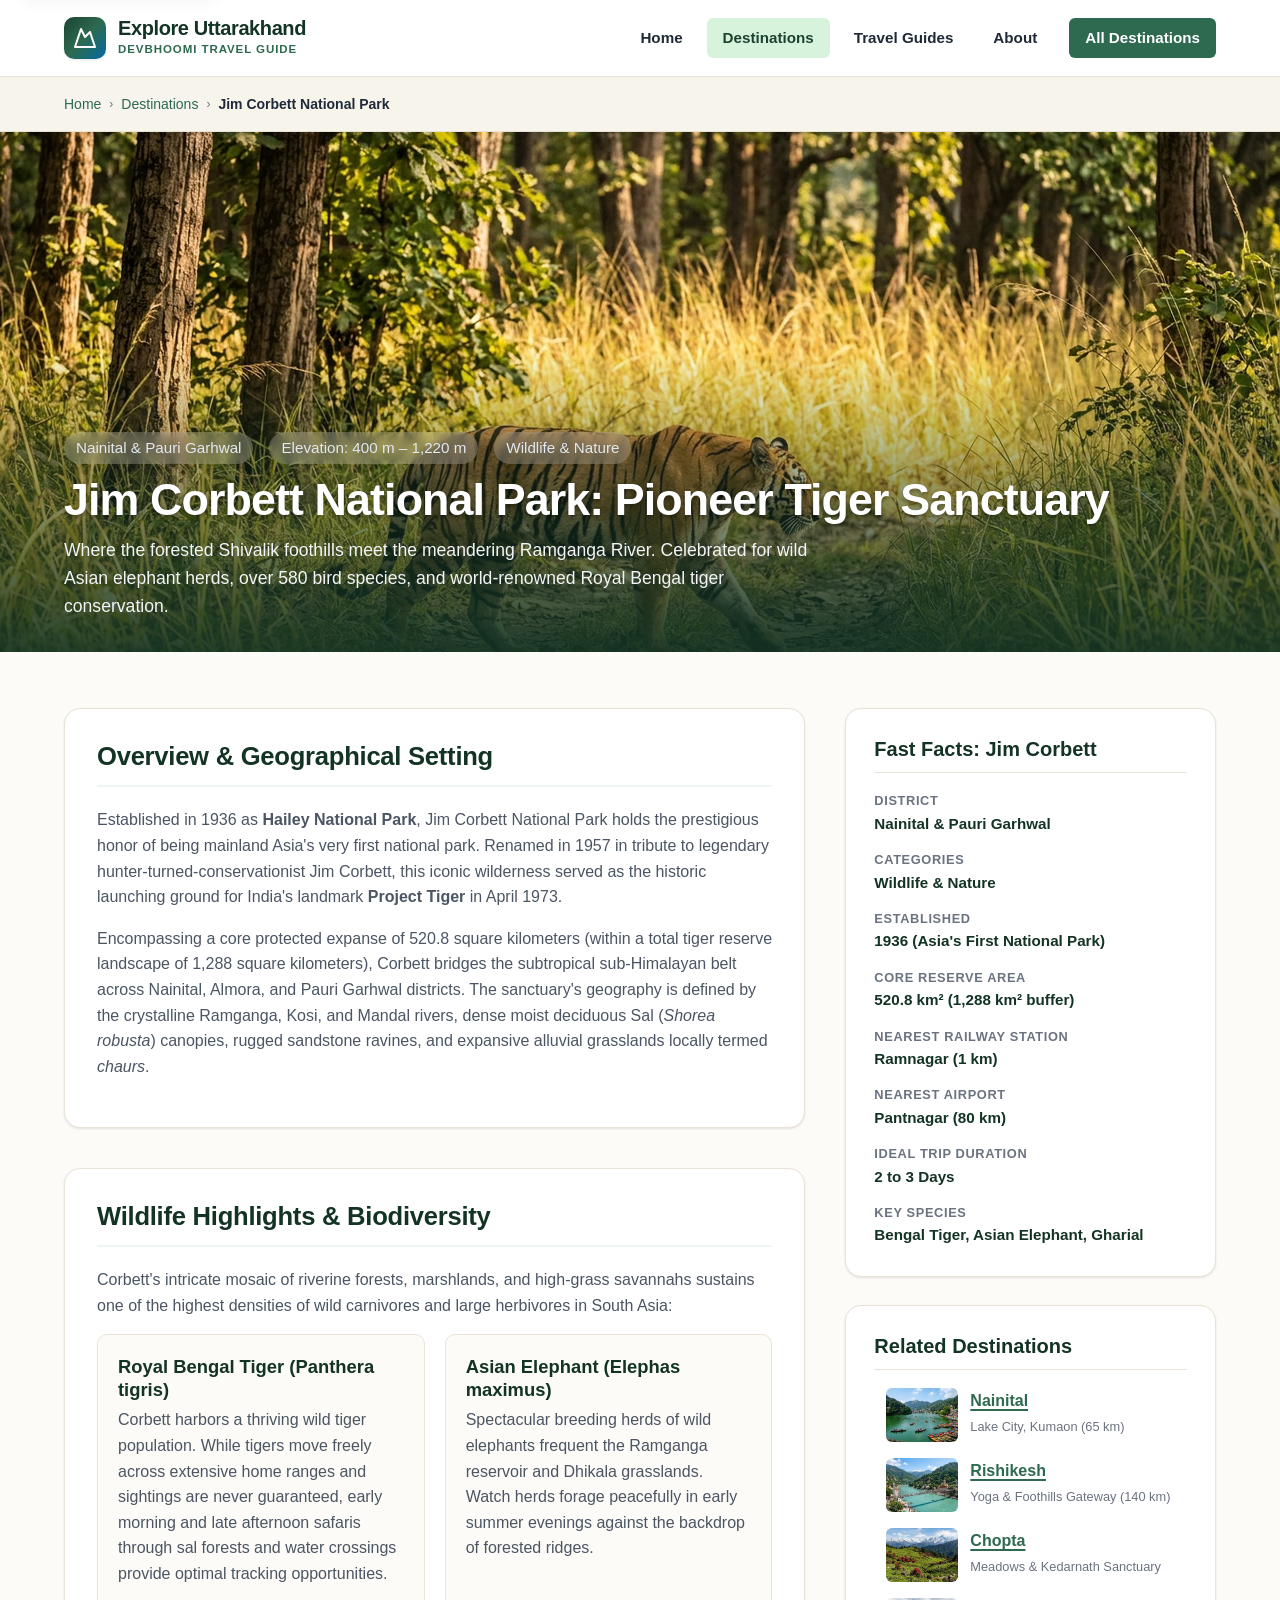
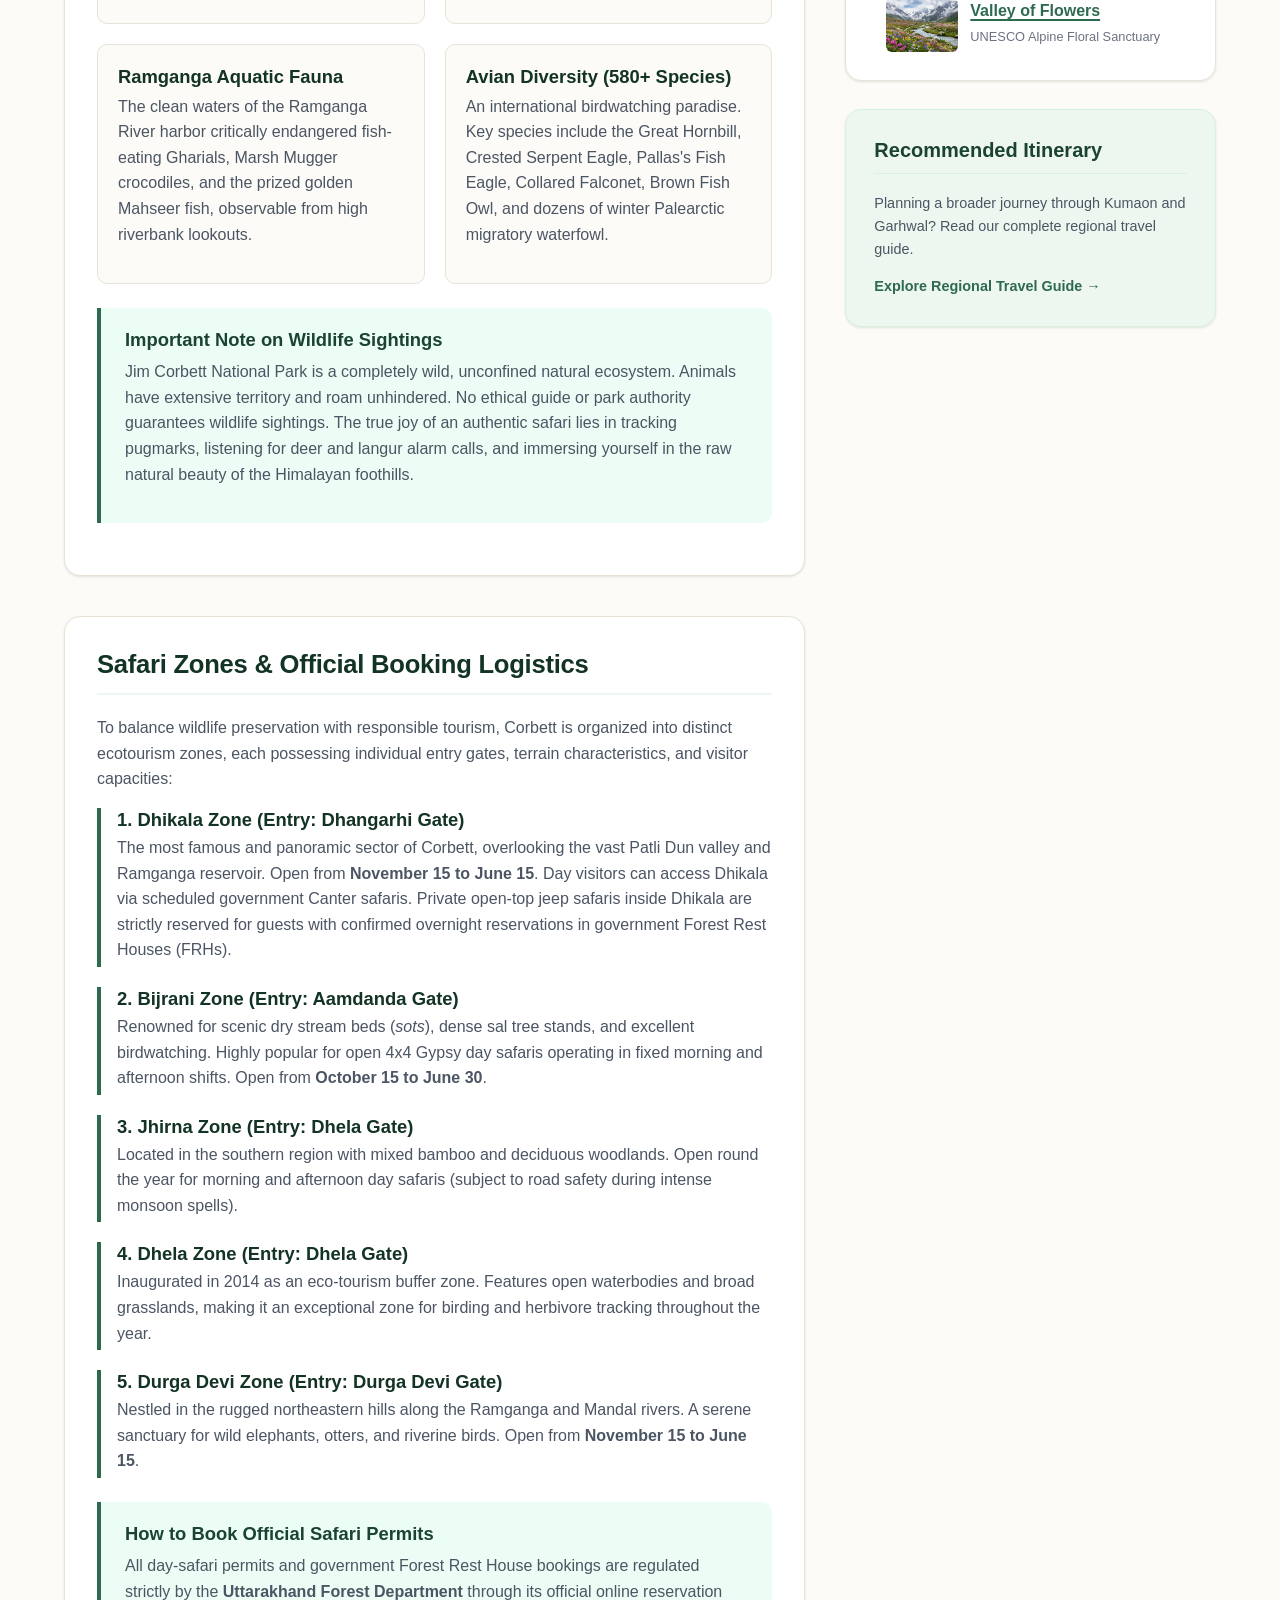
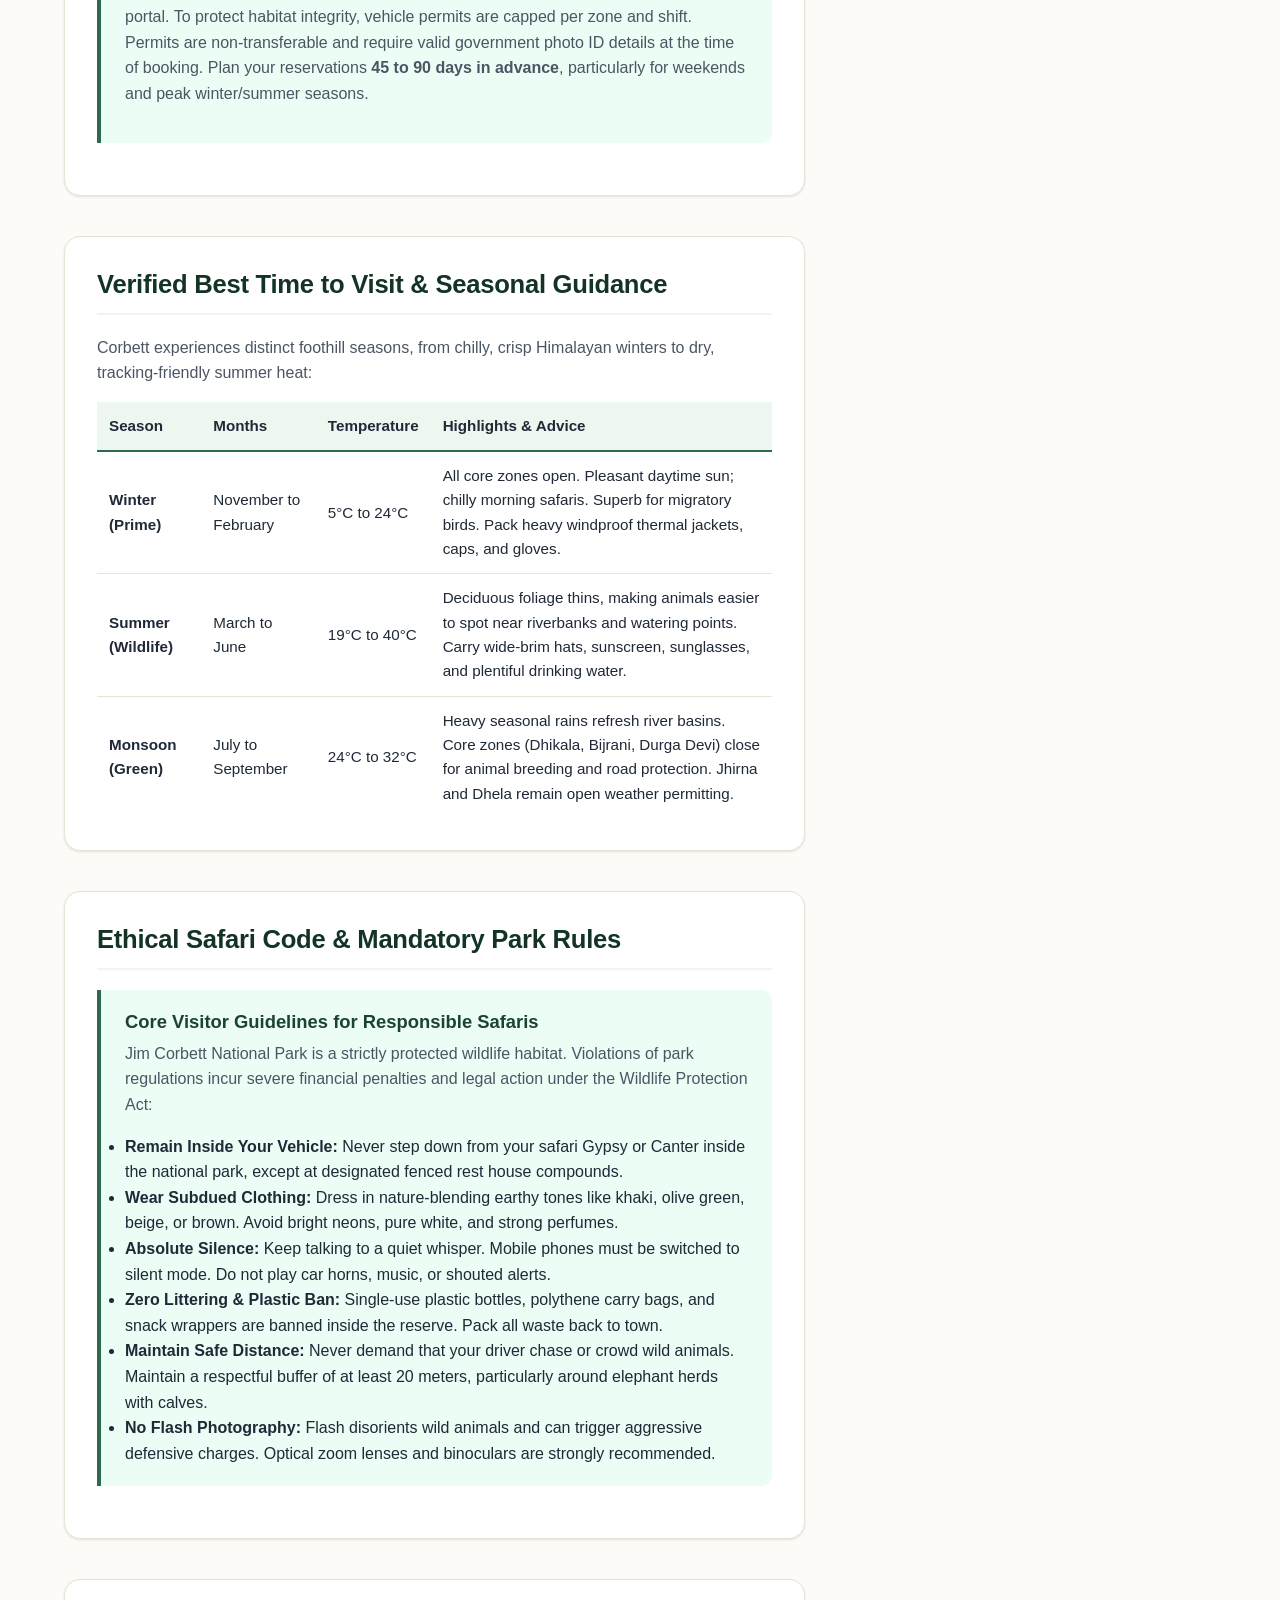
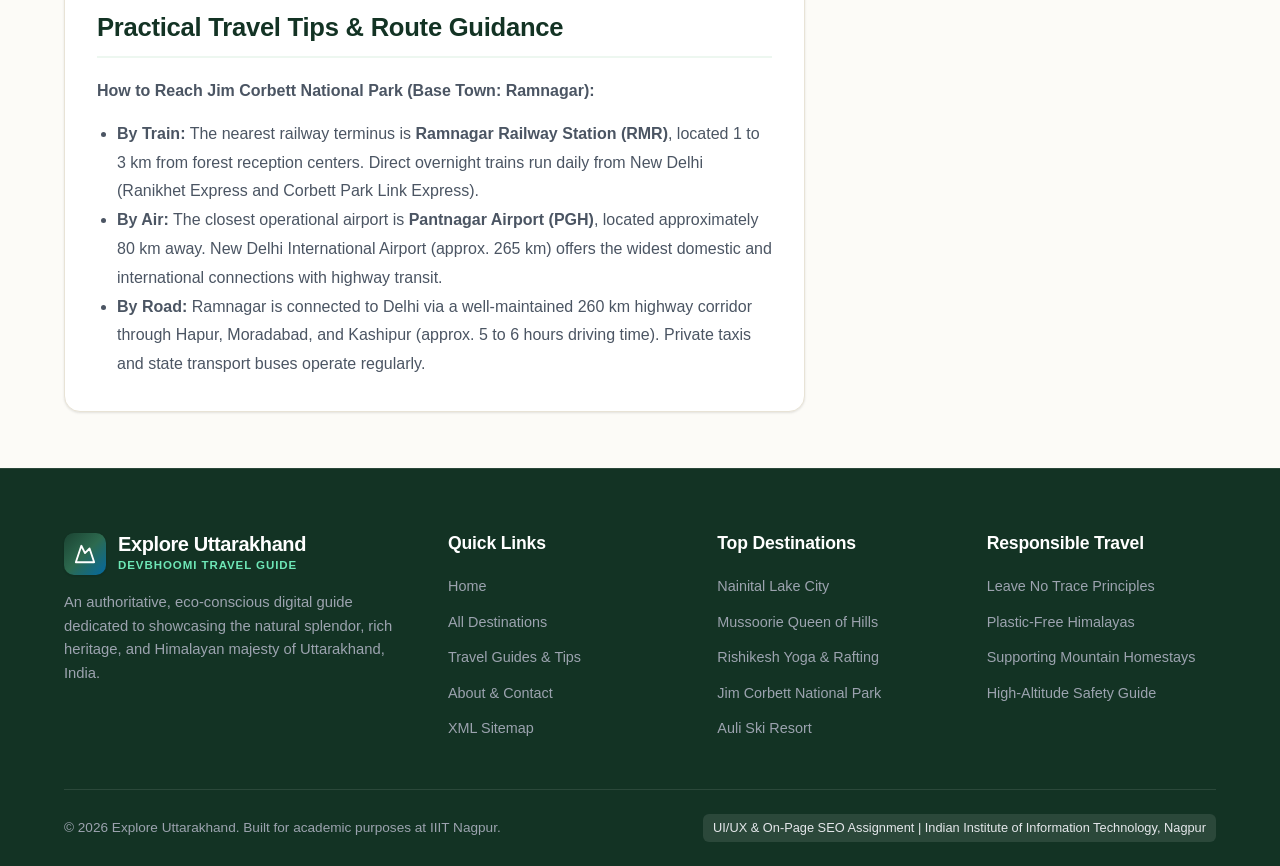
<file: jim-corbett.html>
<!DOCTYPE html>
<html lang="en">
<head>
  <meta charset="UTF-8">
  <meta name="viewport" content="width=device-width, initial-scale=1.0">

  <!-- Primary SEO Meta Tags -->
  <title>Jim Corbett National Park Travel Guide | Safaris, Zones & Wildlife</title>
  <meta name="description" content="Complete travel guide to Jim Corbett National Park, Uttarakhand. Explore Dhikala & Bijrani safari zones, tiger reserve guidelines, best seasons, and booking tips.">
  <meta name="keywords" content="Jim Corbett travel guide, Jim Corbett safari booking, Dhikala zone, Bijrani safari, Corbett tiger reserve, places to visit in Jim Corbett, Ramnagar Uttarakhand">
  <meta name="author" content="Explore Uttarakhand Academic Project Team, IIIT Nagpur">
  <meta name="robots" content="index, follow">

  <!-- Canonical URL -->
  <link rel="canonical" href="https://explore-uttarakhand-guide.netlify.app/jim-corbett.html">

  <!-- Open Graph Meta Tags -->
  <meta property="og:type" content="article">
  <meta property="og:site_name" content="Explore Uttarakhand">
  <meta property="og:url" content="https://explore-uttarakhand-guide.netlify.app/jim-corbett.html">
  <meta property="og:title" content="Jim Corbett National Park Travel Guide | India's Pioneer Tiger Reserve">
  <meta property="og:description" content="Plan your safari in Jim Corbett National Park: Dhikala and Bijrani zones, elephant herds, verified seasons, and official booking guidelines.">
  <meta property="og:image" content="https://explore-uttarakhand-guide.netlify.app/images/hero-detail-corbett.jpg">
  <meta property="og:locale" content="en_IN">

  <!-- Twitter Card Meta Tags -->
  <meta name="twitter:card" content="summary_large_image">
  <meta name="twitter:title" content="Jim Corbett National Park Travel Guide">
  <meta name="twitter:description" content="Explore safari zones, seasonal weather advice, and ethical wildlife guidelines for Jim Corbett National Park.">
  <meta name="twitter:image" content="https://explore-uttarakhand-guide.netlify.app/images/hero-detail-corbett.jpg">

  <!-- Stylesheet -->
  <link rel="stylesheet" href="css/style.css">

  <!-- Structured Data: TouristDestination & BreadcrumbList JSON-LD -->
  <script type="application/ld+json">
  {
    "@context": "https://schema.org",
    "@graph": [
      {
        "@type": "BreadcrumbList",
        "itemListElement": [
          {
            "@type": "ListItem",
            "position": 1,
            "name": "Home",
            "item": "https://explore-uttarakhand-guide.netlify.app/"
          },
          {
            "@type": "ListItem",
            "position": 2,
            "name": "Destinations",
            "item": "https://explore-uttarakhand-guide.netlify.app/destinations.html"
          },
          {
            "@type": "ListItem",
            "position": 3,
            "name": "Jim Corbett National Park",
            "item": "https://explore-uttarakhand-guide.netlify.app/jim-corbett.html"
          }
        ]
      },
      {
        "@type": "TouristDestination",
        "name": "Jim Corbett National Park",
        "description": "Jim Corbett National Park is India's oldest national park and premier tiger reserve, located in the Shivalik foothills of Uttarakhand along the Ramganga River.",
        "url": "https://explore-uttarakhand-guide.netlify.app/jim-corbett.html",
        "image": "https://explore-uttarakhand-guide.netlify.app/images/hero-detail-corbett.jpg",
        "containedInPlace": {
          "@type": "AdministrativeArea",
          "name": "Uttarakhand, India"
        },
        "geo": {
          "@type": "GeoCoordinates",
          "latitude": "29.5300",
          "longitude": "78.7747"
        },
        "touristType": [
          "National Park",
          "Wildlife Tourism",
          "Tiger Reserve",
          "Birdwatching",
          "Nature Photography"
        ]
      }
    ]
  }
  </script>
</head>
<body>
  <!-- Accessible Skip Link -->
  <a href="#main-content" class="skip-link">Skip to main content</a>

  <!-- Header -->
  <header class="site-header">
    <div class="container navbar">
      <a href="index.html" class="brand-logo" aria-label="Explore Uttarakhand Homepage">
        <div class="brand-emblem" aria-hidden="true">
          <svg width="24" height="24" viewBox="0 0 24 24" fill="none" stroke="currentColor" stroke-width="2" stroke-linecap="round" stroke-linejoin="round">
            <path d="m8 3 4 8 5-5 5 15H2L8 3z"></path>
          </svg>
        </div>
        <div class="brand-text">
          <span class="brand-title">Explore Uttarakhand</span>
          <span class="brand-subtitle">Devbhoomi Travel Guide</span>
        </div>
      </a>

      <button class="nav-toggle" aria-label="Toggle navigation menu" aria-expanded="false" aria-controls="primaryNavigation">
        <svg width="24" height="24" viewBox="0 0 24 24" fill="none" stroke="currentColor" stroke-width="2" stroke-linecap="round" stroke-linejoin="round">
          <line x1="3" y1="12" x2="21" y2="12"></line>
          <line x1="3" y1="6" x2="21" y2="6"></line>
          <line x1="3" y1="18" x2="21" y2="18"></line>
        </svg>
      </button>

      <nav id="primaryNavigation" aria-label="Primary Site Navigation">
        <ul class="nav-menu">
          <li><a href="index.html" class="nav-link">Home</a></li>
          <li><a href="destinations.html" class="nav-link active">Destinations</a></li>
          <li><a href="travel-guides.html" class="nav-link">Travel Guides</a></li>
          <li><a href="about.html" class="nav-link">About</a></li>
          <li><a href="destinations.html" class="nav-link nav-cta">All Destinations</a></li>
        </ul>
      </nav>
    </div>
  </header>

  <!-- Breadcrumbs -->
  <nav class="breadcrumb" aria-label="Breadcrumb Trail">
    <div class="container">
      <ol class="breadcrumb-list">
        <li class="breadcrumb-item"><a href="index.html">Home</a></li>
        <li class="breadcrumb-separator" aria-hidden="true">&rsaquo;</li>
        <li class="breadcrumb-item"><a href="destinations.html">Destinations</a></li>
        <li class="breadcrumb-separator" aria-hidden="true">&rsaquo;</li>
        <li class="breadcrumb-item" aria-current="page">Jim Corbett National Park</li>
      </ol>
    </div>
  </nav>

  <!-- Main Content -->
  <main id="main-content">
    
    <!-- Hero Banner -->
    <section class="detail-hero" aria-label="Jim Corbett National Park Overview">
      <picture>
        <source type="image/avif"
                srcset="images/hero-detail-corbett-600w.avif 600w, images/hero-detail-corbett-1200w.avif 1200w, images/hero-detail-corbett.avif 2400w"
                sizes="100vw">
        <source type="image/jpeg"
                srcset="images/hero-detail-corbett-600w.jpg 600w, images/hero-detail-corbett-1200w.jpg 1200w, images/hero-detail-corbett.jpg 2400w"
                sizes="100vw">
        <img src="images/hero-detail-corbett.jpg"
             srcset="images/hero-detail-corbett-600w.jpg 600w, images/hero-detail-corbett-1200w.jpg 1200w, images/hero-detail-corbett.jpg 2400w"
             sizes="100vw"
             alt="Majestic Royal Bengal Tiger roaming freely through the dense Sal forest in Jim Corbett National Park"
             class="detail-hero-media"
             width="2400"
             height="1340"
             fetchpriority="high">
      </picture>
      <div class="detail-hero-overlay">
        <div class="container">
          <div class="detail-hero-meta" style="margin-bottom: 8px;">
            <span class="detail-badge-pill">Nainital & Pauri Garhwal</span>
            <span class="detail-badge-pill">Elevation: 400 m – 1,220 m</span>
            <span class="detail-badge-pill">Wildlife &amp; Nature</span>
          </div>
          <h1 class="detail-hero-title">Jim Corbett National Park: Pioneer Tiger Sanctuary</h1>
          <p style="color: #f3f4f6; max-width: 760px; font-size: 1.1rem; margin-bottom: 0;">
            Where the forested Shivalik foothills meet the meandering Ramganga River. Celebrated for wild Asian elephant herds, over 580 bird species, and world-renowned Royal Bengal tiger conservation.
          </p>
        </div>
      </div>
    </section>

    <!-- Content & Sidebar Layout -->
    <div class="container">
      <div class="detail-layout">
        
        <!-- Main Column -->
        <div class="detail-content">
          
          <!-- Overview & Geography -->
          <article class="detail-section">
            <h2>Overview & Geographical Setting</h2>
            <p>
              Established in 1936 as <strong>Hailey National Park</strong>, Jim Corbett National Park holds the prestigious honor of being mainland Asia's very first national park. Renamed in 1957 in tribute to legendary hunter-turned-conservationist Jim Corbett, this iconic wilderness served as the historic launching ground for India's landmark <strong>Project Tiger</strong> in April 1973.
            </p>
            <p>
              Encompassing a core protected expanse of 520.8 square kilometers (within a total tiger reserve landscape of 1,288 square kilometers), Corbett bridges the subtropical sub-Himalayan belt across Nainital, Almora, and Pauri Garhwal districts. The sanctuary's geography is defined by the crystalline Ramganga, Kosi, and Mandal rivers, dense moist deciduous Sal (<em>Shorea robusta</em>) canopies, rugged sandstone ravines, and expansive alluvial grasslands locally termed <em>chaurs</em>.
            </p>
          </article>

          <!-- Wildlife Highlights -->
          <section class="detail-section">
            <h2>Wildlife Highlights & Biodiversity</h2>
            <p>
              Corbett's intricate mosaic of riverine forests, marshlands, and high-grass savannahs sustains one of the highest densities of wild carnivores and large herbivores in South Asia:
            </p>
            <div class="attractions-grid">
              
              <div class="attraction-card">
                <h3>Royal Bengal Tiger (Panthera tigris)</h3>
                <p>
                  Corbett harbors a thriving wild tiger population. While tigers move freely across extensive home ranges and sightings are never guaranteed, early morning and late afternoon safaris through sal forests and water crossings provide optimal tracking opportunities.
                </p>
              </div>

              <div class="attraction-card">
                <h3>Asian Elephant (Elephas maximus)</h3>
                <p>
                  Spectacular breeding herds of wild elephants frequent the Ramganga reservoir and Dhikala grasslands. Watch herds forage peacefully in early summer evenings against the backdrop of forested ridges.
                </p>
              </div>

              <div class="attraction-card">
                <h3>Ramganga Aquatic Fauna</h3>
                <p>
                  The clean waters of the Ramganga River harbor critically endangered fish-eating Gharials, Marsh Mugger crocodiles, and the prized golden Mahseer fish, observable from high riverbank lookouts.
                </p>
              </div>

              <div class="attraction-card">
                <h3>Avian Diversity (580+ Species)</h3>
                <p>
                  An international birdwatching paradise. Key species include the Great Hornbill, Crested Serpent Eagle, Pallas's Fish Eagle, Collared Falconet, Brown Fish Owl, and dozens of winter Palearctic migratory waterfowl.
                </p>
              </div>

            </div>
            
            <div class="tips-box" style="margin-top: 24px;">
              <h3>Important Note on Wildlife Sightings</h3>
              <p>
                Jim Corbett National Park is a completely wild, unconfined natural ecosystem. Animals have extensive territory and roam unhindered. No ethical guide or park authority guarantees wildlife sightings. The true joy of an authentic safari lies in tracking pugmarks, listening for deer and langur alarm calls, and immersing yourself in the raw natural beauty of the Himalayan foothills.
              </p>
            </div>
          </section>

          <!-- Safari Zones & Booking Logistics -->
          <section class="detail-section">
            <h2>Safari Zones & Official Booking Logistics</h2>
            <p>
              To balance wildlife preservation with responsible tourism, Corbett is organized into distinct ecotourism zones, each possessing individual entry gates, terrain characteristics, and visitor capacities:
            </p>

            <div style="display: flex; flex-direction: column; gap: 20px; margin-top: 16px;">
              
              <div style="border-left: 4px solid var(--color-forest-primary); padding-left: 16px;">
                <h3 style="font-size: 1.15rem; margin-bottom: 4px; color: var(--color-forest-dark);">1. Dhikala Zone (Entry: Dhangarhi Gate)</h3>
                <p style="margin-bottom: 4px;">
                  The most famous and panoramic sector of Corbett, overlooking the vast Patli Dun valley and Ramganga reservoir. Open from <strong>November 15 to June 15</strong>. Day visitors can access Dhikala via scheduled government Canter safaris. Private open-top jeep safaris inside Dhikala are strictly reserved for guests with confirmed overnight reservations in government Forest Rest Houses (FRHs).
                </p>
              </div>

              <div style="border-left: 4px solid var(--color-forest-primary); padding-left: 16px;">
                <h3 style="font-size: 1.15rem; margin-bottom: 4px; color: var(--color-forest-dark);">2. Bijrani Zone (Entry: Aamdanda Gate)</h3>
                <p style="margin-bottom: 4px;">
                  Renowned for scenic dry stream beds (<em>sots</em>), dense sal tree stands, and excellent birdwatching. Highly popular for open 4x4 Gypsy day safaris operating in fixed morning and afternoon shifts. Open from <strong>October 15 to June 30</strong>.
                </p>
              </div>

              <div style="border-left: 4px solid var(--color-forest-primary); padding-left: 16px;">
                <h3 style="font-size: 1.15rem; margin-bottom: 4px; color: var(--color-forest-dark);">3. Jhirna Zone (Entry: Dhela Gate)</h3>
                <p style="margin-bottom: 4px;">
                  Located in the southern region with mixed bamboo and deciduous woodlands. Open round the year for morning and afternoon day safaris (subject to road safety during intense monsoon spells).
                </p>
              </div>

              <div style="border-left: 4px solid var(--color-forest-primary); padding-left: 16px;">
                <h3 style="font-size: 1.15rem; margin-bottom: 4px; color: var(--color-forest-dark);">4. Dhela Zone (Entry: Dhela Gate)</h3>
                <p style="margin-bottom: 4px;">
                  Inaugurated in 2014 as an eco-tourism buffer zone. Features open waterbodies and broad grasslands, making it an exceptional zone for birding and herbivore tracking throughout the year.
                </p>
              </div>

              <div style="border-left: 4px solid var(--color-forest-primary); padding-left: 16px;">
                <h3 style="font-size: 1.15rem; margin-bottom: 4px; color: var(--color-forest-dark);">5. Durga Devi Zone (Entry: Durga Devi Gate)</h3>
                <p style="margin-bottom: 4px;">
                  Nestled in the rugged northeastern hills along the Ramganga and Mandal rivers. A serene sanctuary for wild elephants, otters, and riverine birds. Open from <strong>November 15 to June 15</strong>.
                </p>
              </div>

            </div>

            <div class="tips-box" style="margin-top: 24px;">
              <h3>How to Book Official Safari Permits</h3>
              <p>
                All day-safari permits and government Forest Rest House bookings are regulated strictly by the <strong>Uttarakhand Forest Department</strong> through its official online reservation portal. To protect habitat integrity, vehicle permits are capped per zone and shift. Permits are non-transferable and require valid government photo ID details at the time of booking. Plan your reservations <strong>45 to 90 days in advance</strong>, particularly for weekends and peak winter/summer seasons.
              </p>
            </div>
          </section>

          <!-- Best Time to Visit -->
          <section class="detail-section">
            <h2>Verified Best Time to Visit & Seasonal Guidance</h2>
            <p>
              Corbett experiences distinct foothill seasons, from chilly, crisp Himalayan winters to dry, tracking-friendly summer heat:
            </p>
            <div style="overflow-x: auto; margin-top: 16px;">
              <table style="width: 100%; border-collapse: collapse; text-align: left; font-size: 0.95rem;">
                <thead>
                  <tr style="background: var(--color-forest-subtle); border-bottom: 2px solid var(--color-forest-primary);">
                    <th style="padding: 12px;">Season</th>
                    <th style="padding: 12px;">Months</th>
                    <th style="padding: 12px;">Temperature</th>
                    <th style="padding: 12px;">Highlights & Advice</th>
                  </tr>
                </thead>
                <tbody>
                  <tr style="border-bottom: 1px solid var(--color-cream-border);">
                    <td style="padding: 12px; font-weight: 600;">Winter (Prime)</td>
                    <td style="padding: 12px;">November to February</td>
                    <td style="padding: 12px;">5°C to 24°C</td>
                    <td style="padding: 12px;">All core zones open. Pleasant daytime sun; chilly morning safaris. Superb for migratory birds. Pack heavy windproof thermal jackets, caps, and gloves.</td>
                  </tr>
                  <tr style="border-bottom: 1px solid var(--color-cream-border);">
                    <td style="padding: 12px; font-weight: 600;">Summer (Wildlife)</td>
                    <td style="padding: 12px;">March to June</td>
                    <td style="padding: 12px;">19°C to 40°C</td>
                    <td style="padding: 12px;">Deciduous foliage thins, making animals easier to spot near riverbanks and watering points. Carry wide-brim hats, sunscreen, sunglasses, and plentiful drinking water.</td>
                  </tr>
                  <tr>
                    <td style="padding: 12px; font-weight: 600;">Monsoon (Green)</td>
                    <td style="padding: 12px;">July to September</td>
                    <td style="padding: 12px;">24°C to 32°C</td>
                    <td style="padding: 12px;">Heavy seasonal rains refresh river basins. Core zones (Dhikala, Bijrani, Durga Devi) close for animal breeding and road protection. Jhirna and Dhela remain open weather permitting.</td>
                  </tr>
                </tbody>
              </table>
            </div>
          </section>

          <!-- Ethical Safari Code & Visitor Guidelines -->
          <section class="detail-section">
            <h2>Ethical Safari Code & Mandatory Park Rules</h2>
            <div class="tips-box">
              <h3>Core Visitor Guidelines for Responsible Safaris</h3>
              <p>
                Jim Corbett National Park is a strictly protected wildlife habitat. Violations of park regulations incur severe financial penalties and legal action under the Wildlife Protection Act:
              </p>
              <ul>
                <li><strong>Remain Inside Your Vehicle:</strong> Never step down from your safari Gypsy or Canter inside the national park, except at designated fenced rest house compounds.</li>
                <li><strong>Wear Subdued Clothing:</strong> Dress in nature-blending earthy tones like khaki, olive green, beige, or brown. Avoid bright neons, pure white, and strong perfumes.</li>
                <li><strong>Absolute Silence:</strong> Keep talking to a quiet whisper. Mobile phones must be switched to silent mode. Do not play car horns, music, or shouted alerts.</li>
                <li><strong>Zero Littering & Plastic Ban:</strong> Single-use plastic bottles, polythene carry bags, and snack wrappers are banned inside the reserve. Pack all waste back to town.</li>
                <li><strong>Maintain Safe Distance:</strong> Never demand that your driver chase or crowd wild animals. Maintain a respectful buffer of at least 20 meters, particularly around elephant herds with calves.</li>
                <li><strong>No Flash Photography:</strong> Flash disorients wild animals and can trigger aggressive defensive charges. Optical zoom lenses and binoculars are strongly recommended.</li>
              </ul>
            </div>
          </section>

          <!-- Practical Travel Tips & Route Guidance -->
          <section class="detail-section">
            <h2>Practical Travel Tips & Route Guidance</h2>
            <p>
              <strong>How to Reach Jim Corbett National Park (Base Town: Ramnagar):</strong>
            </p>
            <ul style="padding-left: 20px; line-height: 1.8; color: var(--color-text-muted);">
              <li><strong>By Train:</strong> The nearest railway terminus is <strong>Ramnagar Railway Station (RMR)</strong>, located 1 to 3 km from forest reception centers. Direct overnight trains run daily from New Delhi (Ranikhet Express and Corbett Park Link Express).</li>
              <li><strong>By Air:</strong> The closest operational airport is <strong>Pantnagar Airport (PGH)</strong>, located approximately 80 km away. New Delhi International Airport (approx. 265 km) offers the widest domestic and international connections with highway transit.</li>
              <li><strong>By Road:</strong> Ramnagar is connected to Delhi via a well-maintained 260 km highway corridor through Hapur, Moradabad, and Kashipur (approx. 5 to 6 hours driving time). Private taxis and state transport buses operate regularly.</li>
            </ul>
          </section>

        </div>

        <!-- Sidebar Column -->
        <aside class="detail-sidebar" aria-label="Destination Quick Facts & Related Places">
          
          <div class="fact-widget">
            <h3>Fast Facts: Jim Corbett</h3>
            <ul class="fact-list">
              <li class="fact-item">
                <span class="fact-label">District</span>
                <span class="fact-value">Nainital &amp; Pauri Garhwal</span>
              </li>
              <li class="fact-item">
                <span class="fact-label">Categories</span>
                <span class="fact-value">Wildlife &amp; Nature</span>
              </li>
              <li class="fact-item">
                <span class="fact-label">Established</span>
                <span class="fact-value">1936 (Asia's First National Park)</span>
              </li>
              <li class="fact-item">
                <span class="fact-label">Core Reserve Area</span>
                <span class="fact-value">520.8 km² (1,288 km² buffer)</span>
              </li>
              <li class="fact-item">
                <span class="fact-label">Nearest Railway Station</span>
                <span class="fact-value">Ramnagar (1 km)</span>
              </li>
              <li class="fact-item">
                <span class="fact-label">Nearest Airport</span>
                <span class="fact-value">Pantnagar (80 km)</span>
              </li>
              <li class="fact-item">
                <span class="fact-label">Ideal Trip Duration</span>
                <span class="fact-value">2 to 3 Days</span>
              </li>
              <li class="fact-item">
                <span class="fact-label">Key Species</span>
                <span class="fact-value">Bengal Tiger, Asian Elephant, Gharial</span>
              </li>
            </ul>
          </div>

          <!-- Related Destinations -->
          <div class="fact-widget">
            <h3>Related Destinations</h3>
            <div style="display: flex; flex-direction: column; gap: 16px;">
              
              <div style="display: flex; gap: 12px; align-items: center;">
                <picture>
                  <source type="image/avif" srcset="images/destination-nainital-lake-600w.avif 600w, images/destination-nainital-lake.avif 1200w">
                  <img src="images/destination-nainital-lake.jpg" alt="Nainital Lake City" width="72" height="54" loading="lazy" style="width: 72px; height: 54px; object-fit: cover; border-radius: 6px;">
                </picture>
                <div>
                  <h4 style="font-size: 1rem; margin-bottom: 2px;"><a href="nainital.html">Nainital</a></h4>
                  <span style="font-size: 0.8rem; color: var(--color-text-light);">Lake City, Kumaon (65 km)</span>
                </div>
              </div>

              <div style="display: flex; gap: 12px; align-items: center;">
                <picture>
                  <source type="image/avif" srcset="images/destination-rishikesh-ganga-600w.avif 600w, images/destination-rishikesh-ganga.avif 1200w">
                  <img src="images/destination-rishikesh-ganga.jpg" alt="Rishikesh river bridge" width="72" height="54" loading="lazy" style="width: 72px; height: 54px; object-fit: cover; border-radius: 6px;">
                </picture>
                <div>
                  <h4 style="font-size: 1rem; margin-bottom: 2px;"><a href="rishikesh.html">Rishikesh</a></h4>
                  <span style="font-size: 0.8rem; color: var(--color-text-light);">Yoga &amp; Foothills Gateway (140 km)</span>
                </div>
              </div>

              <div style="display: flex; gap: 12px; align-items: center;">
                <picture>
                  <source type="image/avif" srcset="images/destination-chopta-meadows-600w.avif 600w, images/destination-chopta-meadows.avif 1200w">
                  <img src="images/destination-chopta-meadows.jpg" alt="Chopta meadows" width="72" height="54" loading="lazy" style="width: 72px; height: 54px; object-fit: cover; border-radius: 6px;">
                </picture>
                <div>
                  <h4 style="font-size: 1rem; margin-bottom: 2px;"><a href="destination-details.html?id=chopta">Chopta</a></h4>
                  <span style="font-size: 0.8rem; color: var(--color-text-light);">Meadows &amp; Kedarnath Sanctuary</span>
                </div>
              </div>

              <div style="display: flex; gap: 12px; align-items: center;">
                <picture>
                  <source type="image/avif" srcset="images/destination-valley-of-flowers-600w.avif 600w, images/destination-valley-of-flowers.avif 1200w">
                  <img src="images/destination-valley-of-flowers.jpg" alt="Valley of Flowers" width="72" height="54" loading="lazy" style="width: 72px; height: 54px; object-fit: cover; border-radius: 6px;">
                </picture>
                <div>
                  <h4 style="font-size: 1rem; margin-bottom: 2px;"><a href="destination-details.html?id=valley-of-flowers">Valley of Flowers</a></h4>
                  <span style="font-size: 0.8rem; color: var(--color-text-light);">UNESCO Alpine Floral Sanctuary</span>
                </div>
              </div>

            </div>
          </div>

          <!-- Related Travel Guide Link -->
          <div class="fact-widget" style="background: var(--color-forest-subtle); border-color: var(--color-forest-soft);">
            <h3 style="color: var(--color-forest-deep); border-bottom-color: var(--color-forest-soft);">Recommended Itinerary</h3>
            <p style="font-size: 0.9rem; margin-bottom: 12px;">
              Planning a broader journey through Kumaon and Garhwal? Read our complete regional travel guide.
            </p>
            <a href="travel-guides.html#best-places" class="destination-link-btn" style="color: var(--color-forest-primary);">
              Explore Regional Travel Guide &rarr;
            </a>
          </div>

        </aside>

      </div>
    </div>
  </main>

  <!-- Global Footer -->
  <footer class="site-footer">
    <div class="container">
      <div class="footer-grid">
        <div class="footer-col">
          <div class="brand-logo" style="margin-bottom: 16px;">
            <div class="brand-emblem" aria-hidden="true">
              <svg width="22" height="22" viewBox="0 0 24 24" fill="none" stroke="currentColor" stroke-width="2" stroke-linecap="round" stroke-linejoin="round">
                <path d="m8 3 4 8 5-5 5 15H2L8 3z"></path>
              </svg>
            </div>
            <div class="brand-text">
              <span class="brand-title" style="color: white;">Explore Uttarakhand</span>
              <span class="brand-subtitle" style="color: #6ee7b7;">Devbhoomi Travel Guide</span>
            </div>
          </div>
          <p>
            An authoritative, eco-conscious digital guide dedicated to showcasing the natural splendor, rich heritage, and Himalayan majesty of Uttarakhand, India.
          </p>
        </div>

        <div class="footer-col">
          <h3>Quick Links</h3>
          <ul class="footer-links">
            <li><a href="index.html">Home</a></li>
            <li><a href="destinations.html">All Destinations</a></li>
            <li><a href="travel-guides.html">Travel Guides &amp; Tips</a></li>
            <li><a href="about.html">About &amp; Contact</a></li>
            <li><a href="sitemap.xml">XML Sitemap</a></li>
          </ul>
        </div>

        <div class="footer-col">
          <h3>Top Destinations</h3>
          <ul class="footer-links">
            <li><a href="nainital.html">Nainital Lake City</a></li>
            <li><a href="mussoorie.html">Mussoorie Queen of Hills</a></li>
            <li><a href="rishikesh.html">Rishikesh Yoga &amp; Rafting</a></li>
            <li><a href="jim-corbett.html">Jim Corbett National Park</a></li>
            <li><a href="destination-details.html?id=auli">Auli Ski Resort</a></li>
          </ul>
        </div>

        <div class="footer-col">
          <h3>Responsible Travel</h3>
          <ul class="footer-links">
            <li><a href="about.html#responsible-tourism">Leave No Trace Principles</a></li>
            <li><a href="about.html#responsible-tourism">Plastic-Free Himalayas</a></li>
            <li><a href="about.html#responsible-tourism">Supporting Mountain Homestays</a></li>
            <li><a href="travel-guides.html#trekking-guide">High-Altitude Safety Guide</a></li>
          </ul>
        </div>
      </div>

      <div class="footer-bottom">
        <div>
          &copy; 2026 Explore Uttarakhand. Built for academic purposes at IIIT Nagpur.
        </div>
        <div class="footer-academic-badge">
          UI/UX &amp; On-Page SEO Assignment | Indian Institute of Information Technology, Nagpur
        </div>
      </div>
    </div>
  </footer>

  <script src="js/script.js" defer></script>
</body>
</html>
</file>
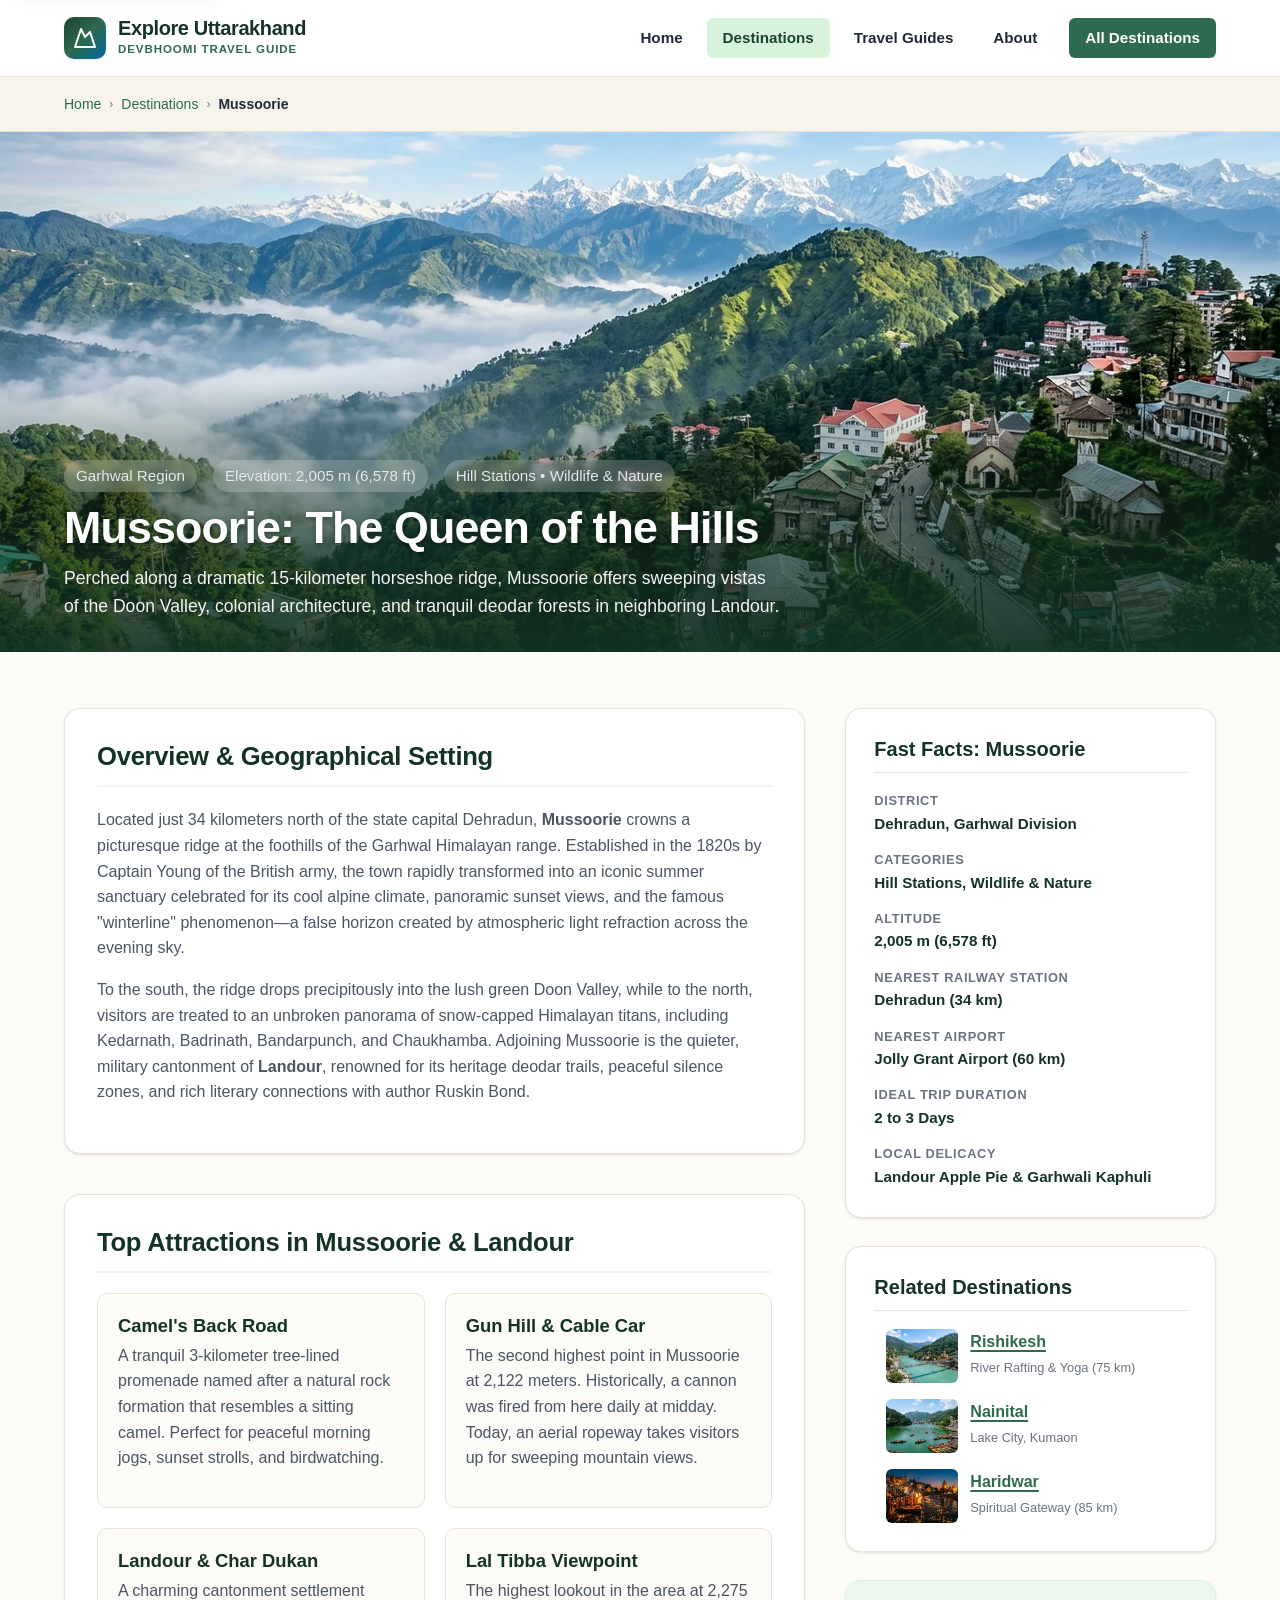
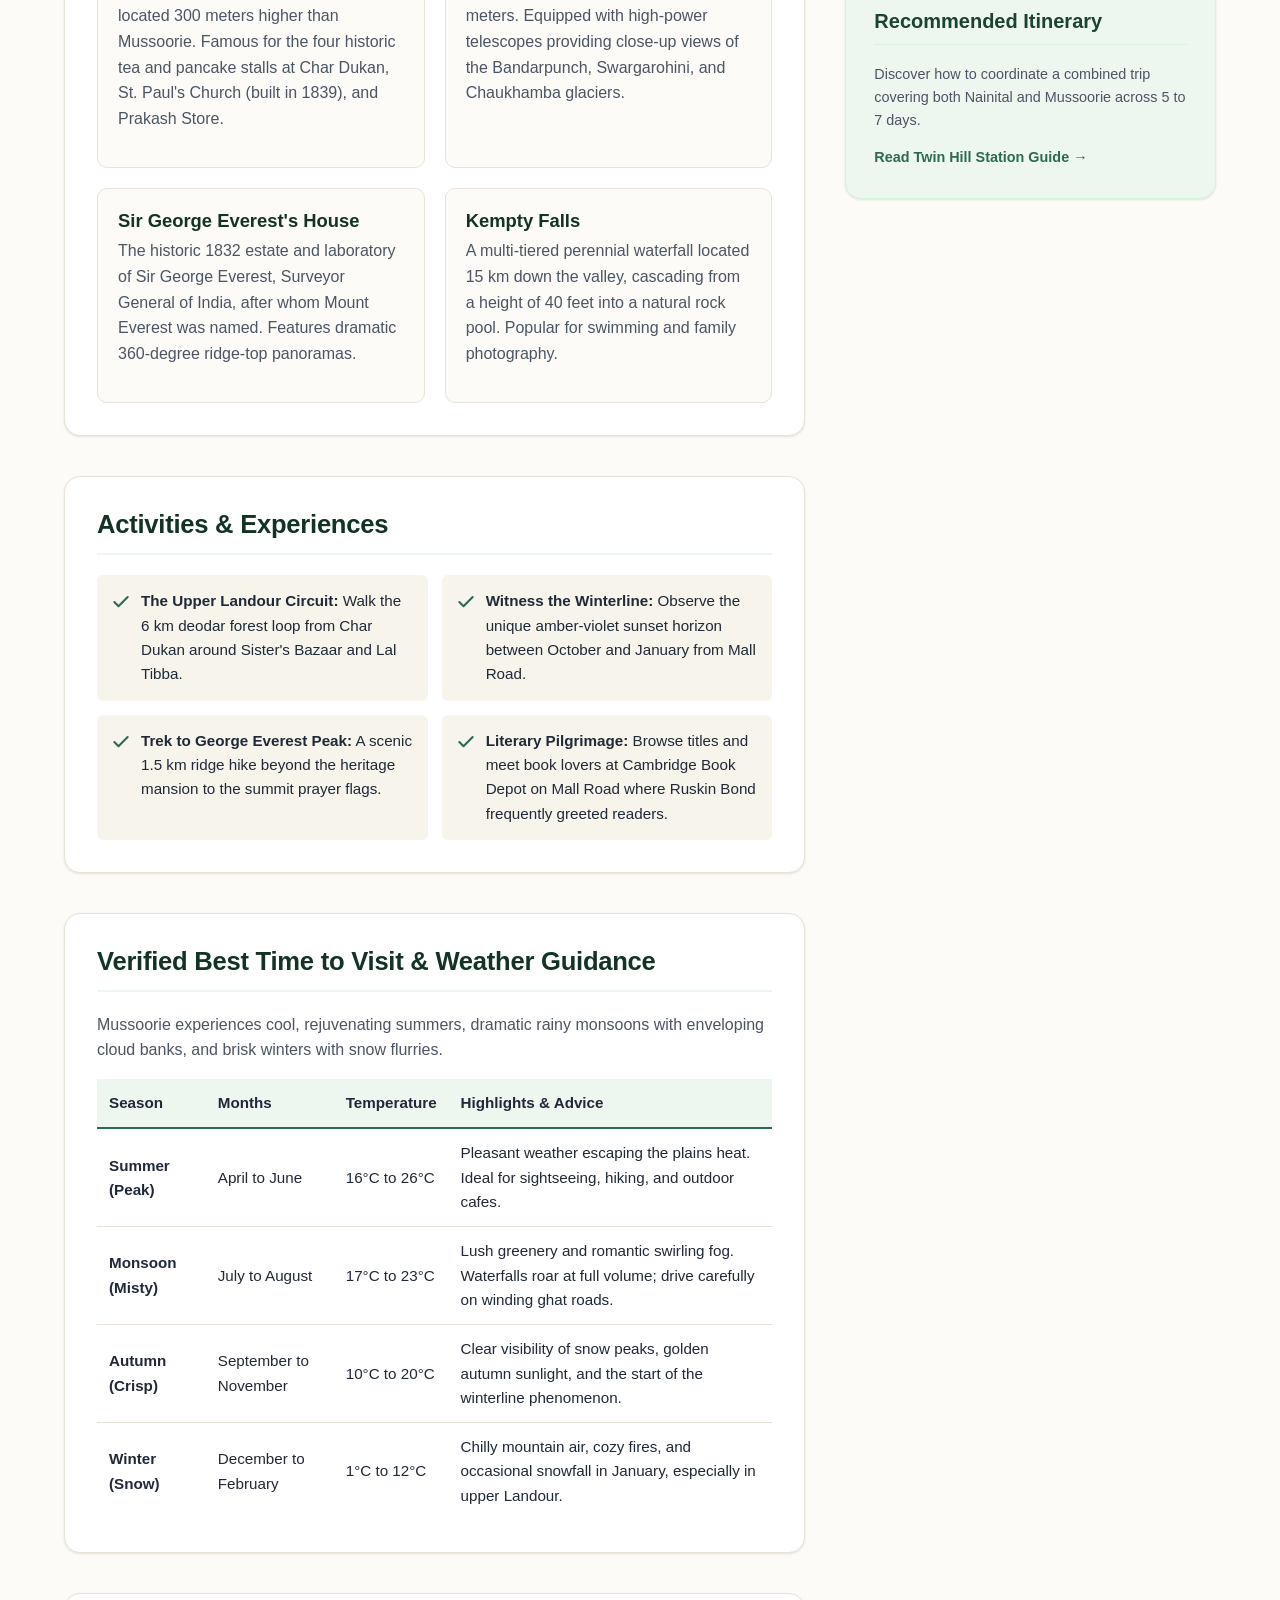
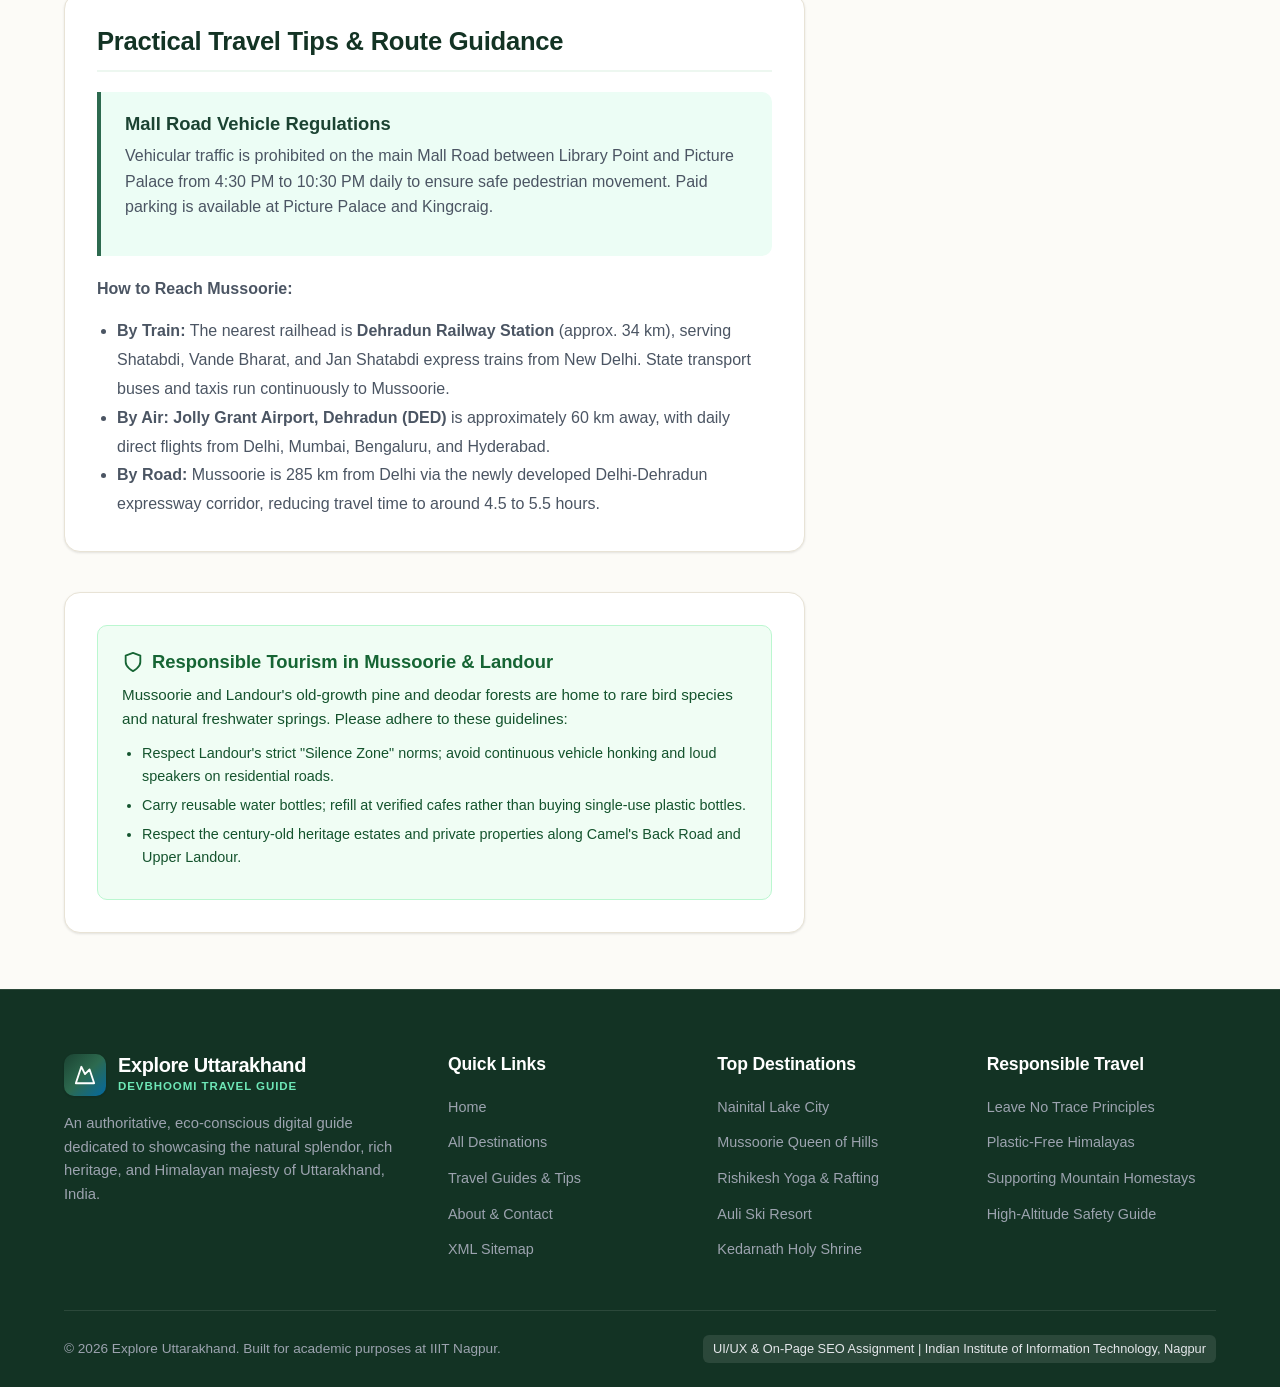
<file: mussoorie.html>
<!DOCTYPE html>
<html lang="en">
<head>
  <meta charset="UTF-8">
  <meta name="viewport" content="width=device-width, initial-scale=1.0">

  <!-- Primary SEO Meta Tags -->
  <title>Mussoorie Travel Guide | Queen of the Hills, Places to Visit & Itinerary</title>
  <meta name="description" content="Complete travel guide to Mussoorie, Uttarakhand. Discover Kempty Falls, Camel's Back Road, Landour, Gun Hill, weather advice, best time to visit, and route tips.">
  <meta name="keywords" content="Mussoorie travel guide, Queen of the Hills, places to visit in Mussoorie, Landour Char Dukan, Kempty Falls, Gun Hill, Dehradun to Mussoorie, Garhwal hill stations">
  <meta name="author" content="Explore Uttarakhand Academic Project Team, IIIT Nagpur">
  <meta name="robots" content="index, follow">

  <!-- Canonical URL -->
  <link rel="canonical" href="https://explore-uttarakhand-guide.netlify.app/mussoorie.html">

  <!-- Open Graph Meta Tags -->
  <meta property="og:type" content="article">
  <meta property="og:site_name" content="Explore Uttarakhand">
  <meta property="og:url" content="https://explore-uttarakhand-guide.netlify.app/mussoorie.html">
  <meta property="og:title" content="Mussoorie Travel Guide | Queen of the Hills">
  <meta property="og:description" content="Plan your trip to Mussoorie and peaceful Landour: viewpoints, colonial history, Kempty Falls, and seasonal travel advice.">
  <meta property="og:image" content="https://explore-uttarakhand-guide.netlify.app/images/destination-mussoorie-hills.jpg">
  <meta property="og:locale" content="en_IN">

  <!-- Twitter Card Meta Tags -->
  <meta name="twitter:card" content="summary_large_image">
  <meta name="twitter:title" content="Mussoorie Travel Guide | Queen of the Hills">
  <meta name="twitter:description" content="Complete travel guide to Mussoorie: attractions, weather, Landour walks, and scenic viewpoints.">
  <meta name="twitter:image" content="https://explore-uttarakhand-guide.netlify.app/images/destination-mussoorie-hills.jpg">

  <!-- Stylesheet -->
  <link rel="stylesheet" href="css/style.css">

  <!-- Structured Data: TouristDestination & BreadcrumbList JSON-LD -->
  <script type="application/ld+json">
  {
    "@context": "https://schema.org",
    "@graph": [
      {
        "@type": "BreadcrumbList",
        "itemListElement": [
          {
            "@type": "ListItem",
            "position": 1,
            "name": "Home",
            "item": "https://explore-uttarakhand-guide.netlify.app/"
          },
          {
            "@type": "ListItem",
            "position": 2,
            "name": "Destinations",
            "item": "https://explore-uttarakhand-guide.netlify.app/destinations.html"
          },
          {
            "@type": "ListItem",
            "position": 3,
            "name": "Mussoorie",
            "item": "https://explore-uttarakhand-guide.netlify.app/mussoorie.html"
          }
        ]
      },
      {
        "@type": "TouristDestination",
        "name": "Mussoorie",
        "description": "Mussoorie is a legendary hill station in Dehradun district of Uttarakhand, perched atop a horseshoe ridge in the Garhwal Himalayas overlooking the Doon Valley.",
        "url": "https://explore-uttarakhand-guide.netlify.app/mussoorie.html",
        "image": "https://explore-uttarakhand-guide.netlify.app/images/destination-mussoorie-hills.jpg",
        "containedInPlace": {
          "@type": "AdministrativeArea",
          "name": "Uttarakhand, India"
        },
        "geo": {
          "@type": "GeoCoordinates",
          "latitude": "30.4598",
          "longitude": "78.0644"
        },
        "touristType": [
          "Hill Station",
          "Heritage Walks",
          "Family Vacation",
          "Himalayan Vistas"
        ]
      }
    ]
  }
  </script>
</head>
<body>
  <!-- Accessible Skip Link -->
  <a href="#main-content" class="skip-link">Skip to main content</a>

  <!-- Header -->
  <header class="site-header">
    <div class="container navbar">
      <a href="index.html" class="brand-logo" aria-label="Explore Uttarakhand Homepage">
        <div class="brand-emblem" aria-hidden="true">
          <svg width="24" height="24" viewBox="0 0 24 24" fill="none" stroke="currentColor" stroke-width="2" stroke-linecap="round" stroke-linejoin="round">
            <path d="m8 3 4 8 5-5 5 15H2L8 3z"></path>
          </svg>
        </div>
        <div class="brand-text">
          <span class="brand-title">Explore Uttarakhand</span>
          <span class="brand-subtitle">Devbhoomi Travel Guide</span>
        </div>
      </a>

      <button class="nav-toggle" aria-label="Toggle navigation menu" aria-expanded="false" aria-controls="primaryNavigation">
        <svg width="24" height="24" viewBox="0 0 24 24" fill="none" stroke="currentColor" stroke-width="2" stroke-linecap="round" stroke-linejoin="round">
          <line x1="3" y1="12" x2="21" y2="12"></line>
          <line x1="3" y1="6" x2="21" y2="6"></line>
          <line x1="3" y1="18" x2="21" y2="18"></line>
        </svg>
      </button>

      <nav id="primaryNavigation" aria-label="Primary Site Navigation">
        <ul class="nav-menu">
          <li><a href="index.html" class="nav-link">Home</a></li>
          <li><a href="destinations.html" class="nav-link active">Destinations</a></li>
          <li><a href="travel-guides.html" class="nav-link">Travel Guides</a></li>
          <li><a href="about.html" class="nav-link">About</a></li>
          <li><a href="destinations.html" class="nav-link nav-cta">All Destinations</a></li>
        </ul>
      </nav>
    </div>
  </header>

  <!-- Breadcrumbs -->
  <nav class="breadcrumb" aria-label="Breadcrumb Trail">
    <div class="container">
      <ol class="breadcrumb-list">
        <li class="breadcrumb-item"><a href="index.html">Home</a></li>
        <li class="breadcrumb-separator" aria-hidden="true">&rsaquo;</li>
        <li class="breadcrumb-item"><a href="destinations.html">Destinations</a></li>
        <li class="breadcrumb-separator" aria-hidden="true">&rsaquo;</li>
        <li class="breadcrumb-item" aria-current="page">Mussoorie</li>
      </ol>
    </div>
  </nav>

  <!-- Main Content -->
  <main id="main-content">
    
    <!-- Hero Banner -->
    <section class="detail-hero" aria-label="Mussoorie Scenic Overview">
      <picture>
        <source type="image/avif"
                srcset="images/hero-detail-mussoorie-600w.avif 600w, images/hero-detail-mussoorie-1200w.avif 1200w, images/hero-detail-mussoorie.avif 2400w"
                sizes="100vw">
        <source type="image/jpeg"
                srcset="images/hero-detail-mussoorie-600w.jpg 600w, images/hero-detail-mussoorie-1200w.jpg 1200w, images/hero-detail-mussoorie.jpg 2400w"
                sizes="100vw">
        <img src="images/hero-detail-mussoorie.jpg"
             srcset="images/hero-detail-mussoorie-600w.jpg 600w, images/hero-detail-mussoorie-1200w.jpg 1200w, images/hero-detail-mussoorie.jpg 2400w"
             sizes="100vw"
             alt="Panoramic view of Mussoorie hill ridges with misty pine slopes and snow-capped Himalayan peaks"
             class="detail-hero-media"
             width="2400"
             height="1340"
             fetchpriority="high">
      </picture>
      <div class="detail-hero-overlay">
        <div class="container">
          <div class="detail-hero-meta" style="margin-bottom: 8px;">
            <span class="detail-badge-pill">Garhwal Region</span>
            <span class="detail-badge-pill">Elevation: 2,005 m (6,578 ft)</span>
            <span class="detail-badge-pill">Hill Stations • Wildlife &amp; Nature</span>
          </div>
          <h1 class="detail-hero-title">Mussoorie: The Queen of the Hills</h1>
          <p style="color: #f3f4f6; max-width: 720px; font-size: 1.1rem; margin-bottom: 0;">
            Perched along a dramatic 15-kilometer horseshoe ridge, Mussoorie offers sweeping vistas of the Doon Valley, colonial architecture, and tranquil deodar forests in neighboring Landour.
          </p>
        </div>
      </div>
    </section>

    <!-- Content & Sidebar Layout -->
    <div class="container">
      <div class="detail-layout">
        
        <!-- Main Column -->
        <div class="detail-content">
          
          <!-- Overview & Geography -->
          <article class="detail-section">
            <h2>Overview & Geographical Setting</h2>
            <p>
              Located just 34 kilometers north of the state capital Dehradun, <strong>Mussoorie</strong> crowns a picturesque ridge at the foothills of the Garhwal Himalayan range. Established in the 1820s by Captain Young of the British army, the town rapidly transformed into an iconic summer sanctuary celebrated for its cool alpine climate, panoramic sunset views, and the famous "winterline" phenomenon—a false horizon created by atmospheric light refraction across the evening sky.
            </p>
            <p>
              To the south, the ridge drops precipitously into the lush green Doon Valley, while to the north, visitors are treated to an unbroken panorama of snow-capped Himalayan titans, including Kedarnath, Badrinath, Bandarpunch, and Chaukhamba. Adjoining Mussoorie is the quieter, military cantonment of <strong>Landour</strong>, renowned for its heritage deodar trails, peaceful silence zones, and rich literary connections with author Ruskin Bond.
            </p>
          </article>

          <!-- Main Attractions -->
          <section class="detail-section">
            <h2>Top Attractions in Mussoorie & Landour</h2>
            <div class="attractions-grid">
              
              <div class="attraction-card">
                <h3>Camel's Back Road</h3>
                <p>A tranquil 3-kilometer tree-lined promenade named after a natural rock formation that resembles a sitting camel. Perfect for peaceful morning jogs, sunset strolls, and birdwatching.</p>
              </div>

              <div class="attraction-card">
                <h3>Gun Hill & Cable Car</h3>
                <p>The second highest point in Mussoorie at 2,122 meters. Historically, a cannon was fired from here daily at midday. Today, an aerial ropeway takes visitors up for sweeping mountain views.</p>
              </div>

              <div class="attraction-card">
                <h3>Landour & Char Dukan</h3>
                <p>A charming cantonment settlement located 300 meters higher than Mussoorie. Famous for the four historic tea and pancake stalls at Char Dukan, St. Paul's Church (built in 1839), and Prakash Store.</p>
              </div>

              <div class="attraction-card">
                <h3>Lal Tibba Viewpoint</h3>
                <p>The highest lookout in the area at 2,275 meters. Equipped with high-power telescopes providing close-up views of the Bandarpunch, Swargarohini, and Chaukhamba glaciers.</p>
              </div>

              <div class="attraction-card">
                <h3>Sir George Everest's House</h3>
                <p>The historic 1832 estate and laboratory of Sir George Everest, Surveyor General of India, after whom Mount Everest was named. Features dramatic 360-degree ridge-top panoramas.</p>
              </div>

              <div class="attraction-card">
                <h3>Kempty Falls</h3>
                <p>A multi-tiered perennial waterfall located 15 km down the valley, cascading from a height of 40 feet into a natural rock pool. Popular for swimming and family photography.</p>
              </div>

            </div>
          </section>

          <!-- Activities & Experiences -->
          <section class="detail-section">
            <h2>Activities & Experiences</h2>
            <ul class="activities-list">
              <li class="activity-item">
                <svg class="activity-icon" width="20" height="20" viewBox="0 0 24 24" fill="none" stroke="currentColor" stroke-width="2.5" stroke-linecap="round" stroke-linejoin="round" aria-hidden="true"><polyline points="20 6 9 17 4 12"></polyline></svg>
                <span><strong>The Upper Landour Circuit:</strong> Walk the 6 km deodar forest loop from Char Dukan around Sister's Bazaar and Lal Tibba.</span>
              </li>
              <li class="activity-item">
                <svg class="activity-icon" width="20" height="20" viewBox="0 0 24 24" fill="none" stroke="currentColor" stroke-width="2.5" stroke-linecap="round" stroke-linejoin="round" aria-hidden="true"><polyline points="20 6 9 17 4 12"></polyline></svg>
                <span><strong>Witness the Winterline:</strong> Observe the unique amber-violet sunset horizon between October and January from Mall Road.</span>
              </li>
              <li class="activity-item">
                <svg class="activity-icon" width="20" height="20" viewBox="0 0 24 24" fill="none" stroke="currentColor" stroke-width="2.5" stroke-linecap="round" stroke-linejoin="round" aria-hidden="true"><polyline points="20 6 9 17 4 12"></polyline></svg>
                <span><strong>Trek to George Everest Peak:</strong> A scenic 1.5 km ridge hike beyond the heritage mansion to the summit prayer flags.</span>
              </li>
              <li class="activity-item">
                <svg class="activity-icon" width="20" height="20" viewBox="0 0 24 24" fill="none" stroke="currentColor" stroke-width="2.5" stroke-linecap="round" stroke-linejoin="round" aria-hidden="true"><polyline points="20 6 9 17 4 12"></polyline></svg>
                <span><strong>Literary Pilgrimage:</strong> Browse titles and meet book lovers at Cambridge Book Depot on Mall Road where Ruskin Bond frequently greeted readers.</span>
              </li>
            </ul>
          </section>

          <!-- Verified Best Time to Visit & Weather -->
          <section class="detail-section">
            <h2>Verified Best Time to Visit & Weather Guidance</h2>
            <p>
              Mussoorie experiences cool, rejuvenating summers, dramatic rainy monsoons with enveloping cloud banks, and brisk winters with snow flurries.
            </p>
            <div style="overflow-x: auto; margin-top: 16px;">
              <table style="width: 100%; border-collapse: collapse; text-align: left; font-size: 0.95rem;">
                <thead>
                  <tr style="background: var(--color-forest-subtle); border-bottom: 2px solid var(--color-forest-primary);">
                    <th style="padding: 12px;">Season</th>
                    <th style="padding: 12px;">Months</th>
                    <th style="padding: 12px;">Temperature</th>
                    <th style="padding: 12px;">Highlights & Advice</th>
                  </tr>
                </thead>
                <tbody>
                  <tr style="border-bottom: 1px solid var(--color-cream-border);">
                    <td style="padding: 12px; font-weight: 600;">Summer (Peak)</td>
                    <td style="padding: 12px;">April to June</td>
                    <td style="padding: 12px;">16°C to 26°C</td>
                    <td style="padding: 12px;">Pleasant weather escaping the plains heat. Ideal for sightseeing, hiking, and outdoor cafes.</td>
                  </tr>
                  <tr style="border-bottom: 1px solid var(--color-cream-border);">
                    <td style="padding: 12px; font-weight: 600;">Monsoon (Misty)</td>
                    <td style="padding: 12px;">July to August</td>
                    <td style="padding: 12px;">17°C to 23°C</td>
                    <td style="padding: 12px;">Lush greenery and romantic swirling fog. Waterfalls roar at full volume; drive carefully on winding ghat roads.</td>
                  </tr>
                  <tr style="border-bottom: 1px solid var(--color-cream-border);">
                    <td style="padding: 12px; font-weight: 600;">Autumn (Crisp)</td>
                    <td style="padding: 12px;">September to November</td>
                    <td style="padding: 12px;">10°C to 20°C</td>
                    <td style="padding: 12px;">Clear visibility of snow peaks, golden autumn sunlight, and the start of the winterline phenomenon.</td>
                  </tr>
                  <tr>
                    <td style="padding: 12px; font-weight: 600;">Winter (Snow)</td>
                    <td style="padding: 12px;">December to February</td>
                    <td style="padding: 12px;">1°C to 12°C</td>
                    <td style="padding: 12px;">Chilly mountain air, cozy fires, and occasional snowfall in January, especially in upper Landour.</td>
                  </tr>
                </tbody>
              </table>
            </div>
          </section>

          <!-- Practical Travel Tips & Route Guidance -->
          <section class="detail-section">
            <h2>Practical Travel Tips & Route Guidance</h2>
            <div class="tips-box">
              <h3>Mall Road Vehicle Regulations</h3>
              <p>
                Vehicular traffic is prohibited on the main Mall Road between Library Point and Picture Palace from 4:30 PM to 10:30 PM daily to ensure safe pedestrian movement. Paid parking is available at Picture Palace and Kingcraig.
              </p>
            </div>
            <p>
              <strong>How to Reach Mussoorie:</strong>
            </p>
            <ul style="padding-left: 20px; line-height: 1.8; color: var(--color-text-muted);">
              <li><strong>By Train:</strong> The nearest railhead is <strong>Dehradun Railway Station</strong> (approx. 34 km), serving Shatabdi, Vande Bharat, and Jan Shatabdi express trains from New Delhi. State transport buses and taxis run continuously to Mussoorie.</li>
              <li><strong>By Air:</strong> <strong>Jolly Grant Airport, Dehradun (DED)</strong> is approximately 60 km away, with daily direct flights from Delhi, Mumbai, Bengaluru, and Hyderabad.</li>
              <li><strong>By Road:</strong> Mussoorie is 285 km from Delhi via the newly developed Delhi-Dehradun expressway corridor, reducing travel time to around 4.5 to 5.5 hours.</li>
            </ul>
          </section>

          <!-- Responsible Tourism Advice -->
          <section class="detail-section">
            <div class="eco-box">
              <h4>
                <svg width="22" height="22" viewBox="0 0 24 24" fill="none" stroke="currentColor" stroke-width="2" stroke-linecap="round" stroke-linejoin="round" aria-hidden="true"><path d="M12 22s8-4 8-10V5l-8-3-8 3v7c0 6 8 10 8 10z"></path></svg>
                Responsible Tourism in Mussoorie & Landour
              </h4>
              <p style="color: #14532d; font-size: 0.95rem; margin-bottom: 10px;">
                Mussoorie and Landour's old-growth pine and deodar forests are home to rare bird species and natural freshwater springs. Please adhere to these guidelines:
              </p>
              <ul>
                <li>Respect Landour's strict "Silence Zone" norms; avoid continuous vehicle honking and loud speakers on residential roads.</li>
                <li>Carry reusable water bottles; refill at verified cafes rather than buying single-use plastic bottles.</li>
                <li>Respect the century-old heritage estates and private properties along Camel's Back Road and Upper Landour.</li>
              </ul>
            </div>
          </section>

        </div>

        <!-- Sidebar Column -->
        <aside class="detail-sidebar" aria-label="Destination Quick Facts & Related Places">
          
          <div class="fact-widget">
            <h3>Fast Facts: Mussoorie</h3>
            <ul class="fact-list">
              <li class="fact-item">
                <span class="fact-label">District</span>
                <span class="fact-value">Dehradun, Garhwal Division</span>
              </li>
              <li class="fact-item">
                <span class="fact-label">Categories</span>
                <span class="fact-value">Hill Stations, Wildlife &amp; Nature</span>
              </li>
              <li class="fact-item">
                <span class="fact-label">Altitude</span>
                <span class="fact-value">2,005 m (6,578 ft)</span>
              </li>
              <li class="fact-item">
                <span class="fact-label">Nearest Railway Station</span>
                <span class="fact-value">Dehradun (34 km)</span>
              </li>
              <li class="fact-item">
                <span class="fact-label">Nearest Airport</span>
                <span class="fact-value">Jolly Grant Airport (60 km)</span>
              </li>
              <li class="fact-item">
                <span class="fact-label">Ideal Trip Duration</span>
                <span class="fact-value">2 to 3 Days</span>
              </li>
              <li class="fact-item">
                <span class="fact-label">Local Delicacy</span>
                <span class="fact-value">Landour Apple Pie & Garhwali Kaphuli</span>
              </li>
            </ul>
          </div>

          <!-- Related Destinations -->
          <div class="fact-widget">
            <h3>Related Destinations</h3>
            <div style="display: flex; flex-direction: column; gap: 16px;">
              
              <div style="display: flex; gap: 12px; align-items: center;">
                <picture>
                  <source type="image/avif" srcset="images/destination-rishikesh-ganga-600w.avif 600w, images/destination-rishikesh-ganga.avif 1200w">
                  <img src="images/destination-rishikesh-ganga.jpg" alt="Rishikesh river bridge" width="72" height="54" loading="lazy" style="width: 72px; height: 54px; object-fit: cover; border-radius: 6px;">
                </picture>
                <div>
                  <h4 style="font-size: 1rem; margin-bottom: 2px;"><a href="rishikesh.html">Rishikesh</a></h4>
                  <span style="font-size: 0.8rem; color: var(--color-text-light);">River Rafting & Yoga (75 km)</span>
                </div>
              </div>

              <div style="display: flex; gap: 12px; align-items: center;">
                <picture>
                  <source type="image/avif" srcset="images/destination-nainital-lake-600w.avif 600w, images/destination-nainital-lake.avif 1200w">
                  <img src="images/destination-nainital-lake.jpg" alt="Nainital Lake" width="72" height="54" loading="lazy" style="width: 72px; height: 54px; object-fit: cover; border-radius: 6px;">
                </picture>
                <div>
                  <h4 style="font-size: 1rem; margin-bottom: 2px;"><a href="nainital.html">Nainital</a></h4>
                  <span style="font-size: 0.8rem; color: var(--color-text-light);">Lake City, Kumaon</span>
                </div>
              </div>

              <div style="display: flex; gap: 12px; align-items: center;">
                <picture>
                  <source type="image/avif" srcset="images/destination-haridwar-ghat-600w.avif 600w, images/destination-haridwar-ghat.avif 1200w">
                  <img src="images/destination-haridwar-ghat.jpg" alt="Haridwar Ganga Aarti" width="72" height="54" loading="lazy" style="width: 72px; height: 54px; object-fit: cover; border-radius: 6px;">
                </picture>
                <div>
                  <h4 style="font-size: 1rem; margin-bottom: 2px;"><a href="destination-details.html?id=haridwar">Haridwar</a></h4>
                  <span style="font-size: 0.8rem; color: var(--color-text-light);">Spiritual Gateway (85 km)</span>
                </div>
              </div>

            </div>
          </div>

          <!-- Related Travel Guide Link -->
          <div class="fact-widget" style="background: var(--color-forest-subtle); border-color: var(--color-forest-soft);">
            <h3 style="color: var(--color-forest-deep); border-bottom-color: var(--color-forest-soft);">Recommended Itinerary</h3>
            <p style="font-size: 0.9rem; margin-bottom: 12px;">
              Discover how to coordinate a combined trip covering both Nainital and Mussoorie across 5 to 7 days.
            </p>
            <a href="travel-guides.html#nainital-mussoorie-itinerary" class="destination-link-btn" style="color: var(--color-forest-primary);">
              Read Twin Hill Station Guide &rarr;
            </a>
          </div>

        </aside>

      </div>
    </div>
  </main>

  <!-- Global Footer -->
  <footer class="site-footer">
    <div class="container">
      <div class="footer-grid">
        <div class="footer-col">
          <div class="brand-logo" style="margin-bottom: 16px;">
            <div class="brand-emblem" aria-hidden="true">
              <svg width="22" height="22" viewBox="0 0 24 24" fill="none" stroke="currentColor" stroke-width="2" stroke-linecap="round" stroke-linejoin="round">
                <path d="m8 3 4 8 5-5 5 15H2L8 3z"></path>
              </svg>
            </div>
            <div class="brand-text">
              <span class="brand-title" style="color: white;">Explore Uttarakhand</span>
              <span class="brand-subtitle" style="color: #6ee7b7;">Devbhoomi Travel Guide</span>
            </div>
          </div>
          <p>
            An authoritative, eco-conscious digital guide dedicated to showcasing the natural splendor, rich heritage, and Himalayan majesty of Uttarakhand, India.
          </p>
        </div>

        <div class="footer-col">
          <h3>Quick Links</h3>
          <ul class="footer-links">
            <li><a href="index.html">Home</a></li>
            <li><a href="destinations.html">All Destinations</a></li>
            <li><a href="travel-guides.html">Travel Guides & Tips</a></li>
            <li><a href="about.html">About & Contact</a></li>
            <li><a href="sitemap.xml">XML Sitemap</a></li>
          </ul>
        </div>

        <div class="footer-col">
          <h3>Top Destinations</h3>
          <ul class="footer-links">
            <li><a href="nainital.html">Nainital Lake City</a></li>
            <li><a href="mussoorie.html">Mussoorie Queen of Hills</a></li>
            <li><a href="rishikesh.html">Rishikesh Yoga & Rafting</a></li>
            <li><a href="destination-details.html?id=auli">Auli Ski Resort</a></li>
            <li><a href="destination-details.html?id=kedarnath">Kedarnath Holy Shrine</a></li>
          </ul>
        </div>

        <div class="footer-col">
          <h3>Responsible Travel</h3>
          <ul class="footer-links">
            <li><a href="about.html#responsible-tourism">Leave No Trace Principles</a></li>
            <li><a href="about.html#responsible-tourism">Plastic-Free Himalayas</a></li>
            <li><a href="about.html#responsible-tourism">Supporting Mountain Homestays</a></li>
            <li><a href="travel-guides.html#trekking-guide">High-Altitude Safety Guide</a></li>
          </ul>
        </div>
      </div>

      <div class="footer-bottom">
        <div>
          &copy; 2026 Explore Uttarakhand. Built for academic purposes at IIIT Nagpur.
        </div>
        <div class="footer-academic-badge">
          UI/UX & On-Page SEO Assignment | Indian Institute of Information Technology, Nagpur
        </div>
      </div>
    </div>
  </footer>

  <script src="js/script.js" defer></script>
</body>
</html>
</file>
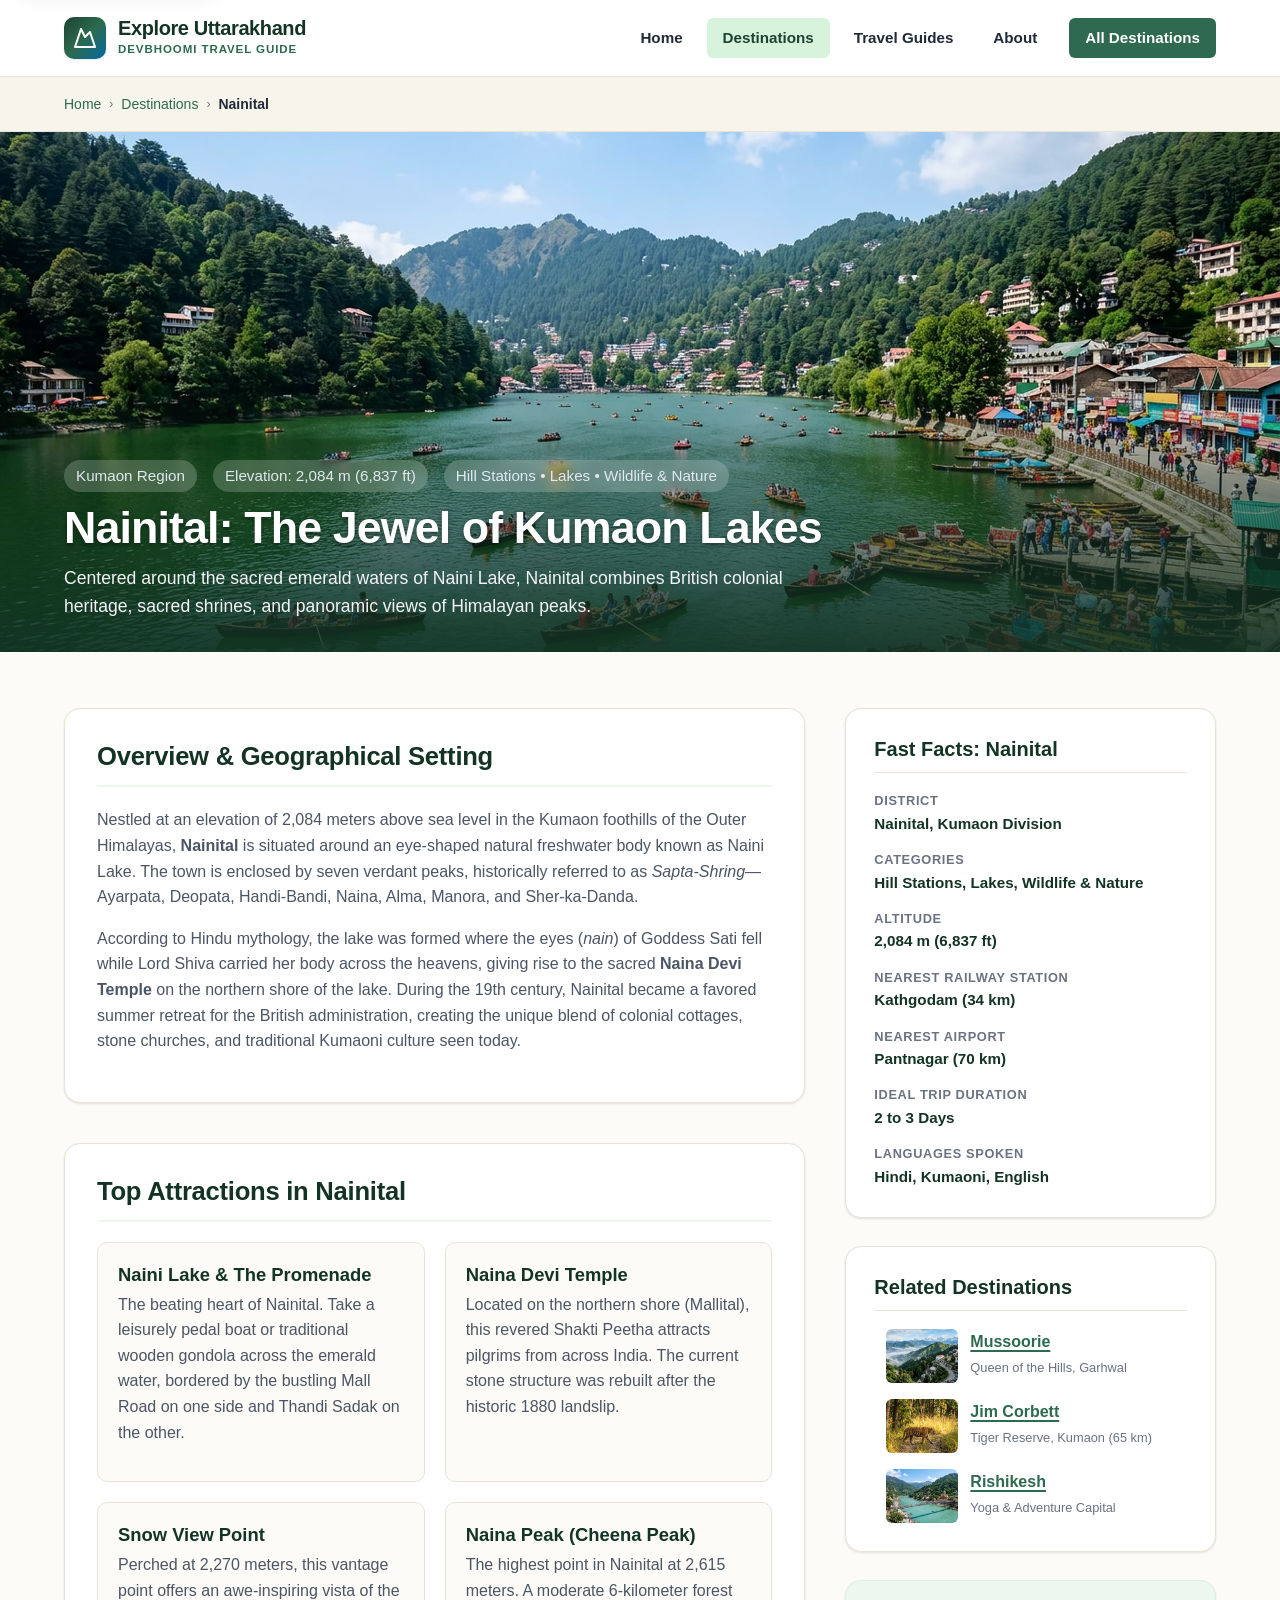
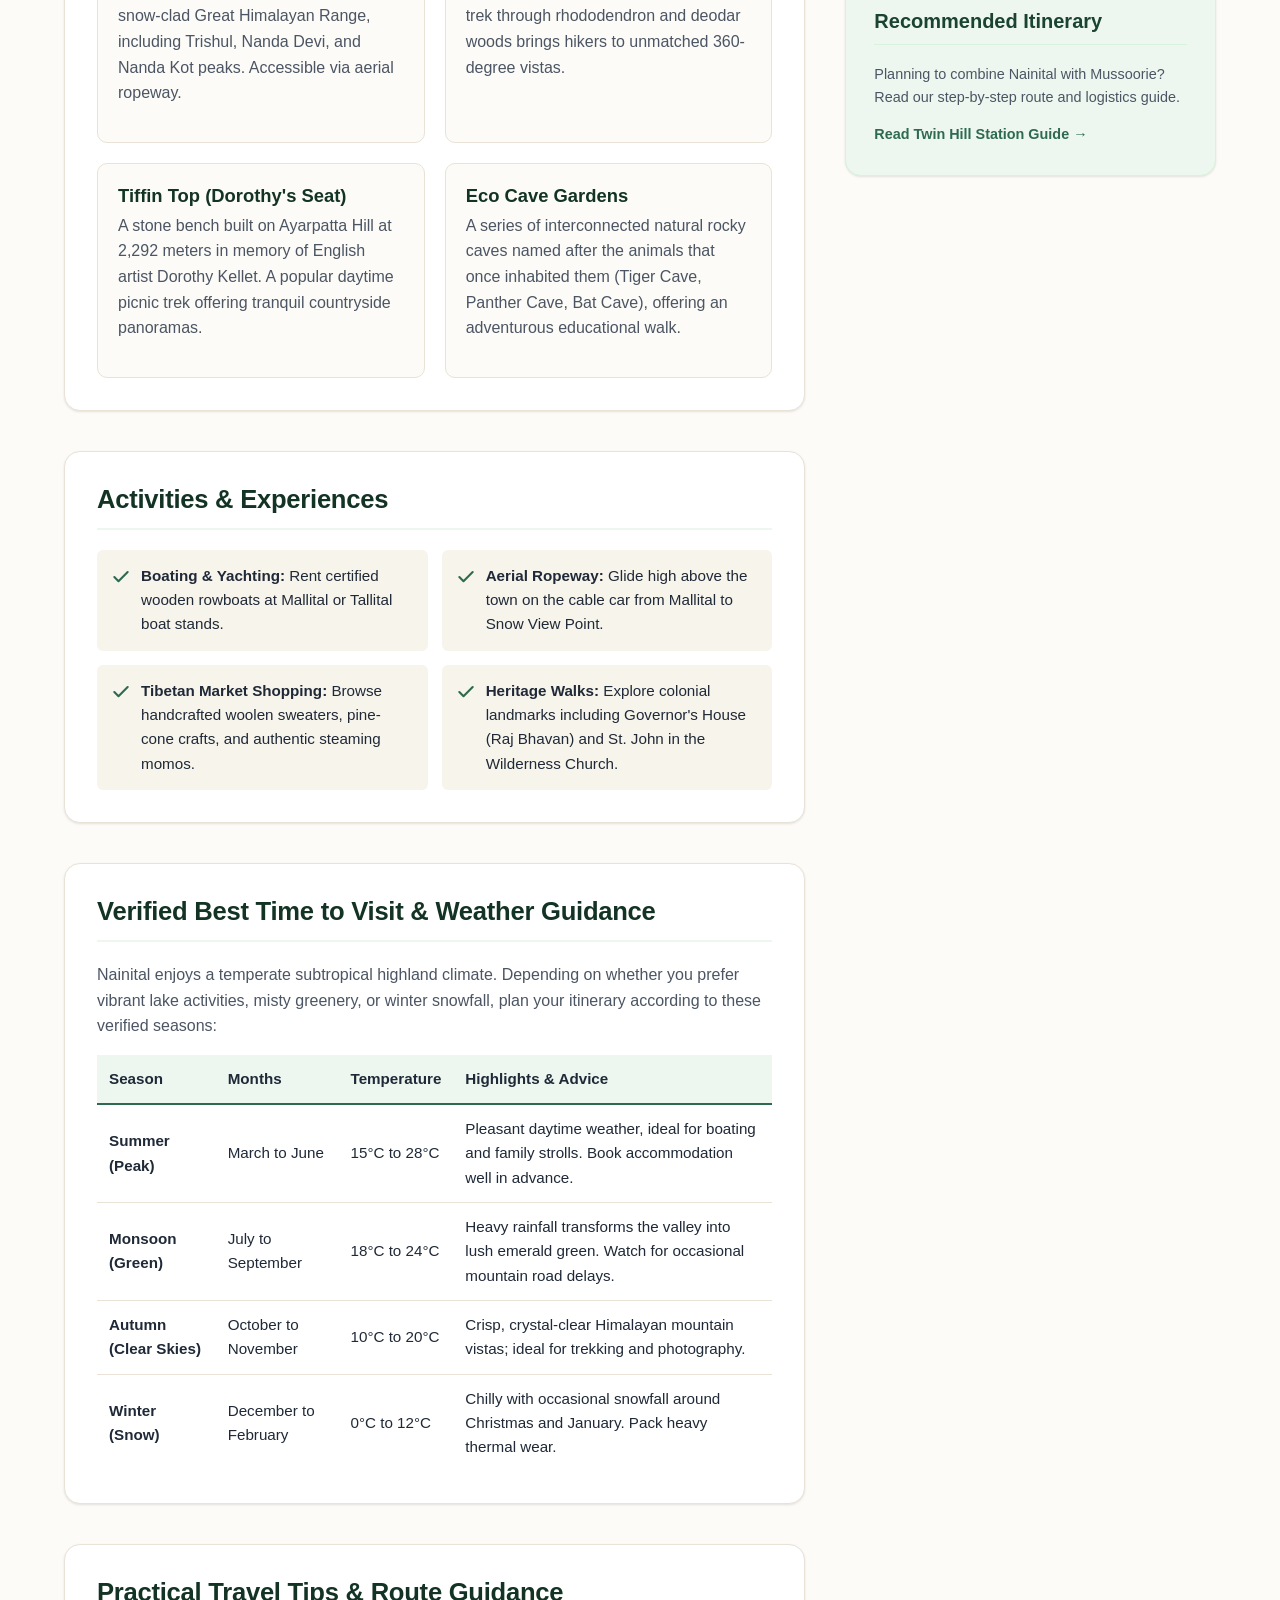
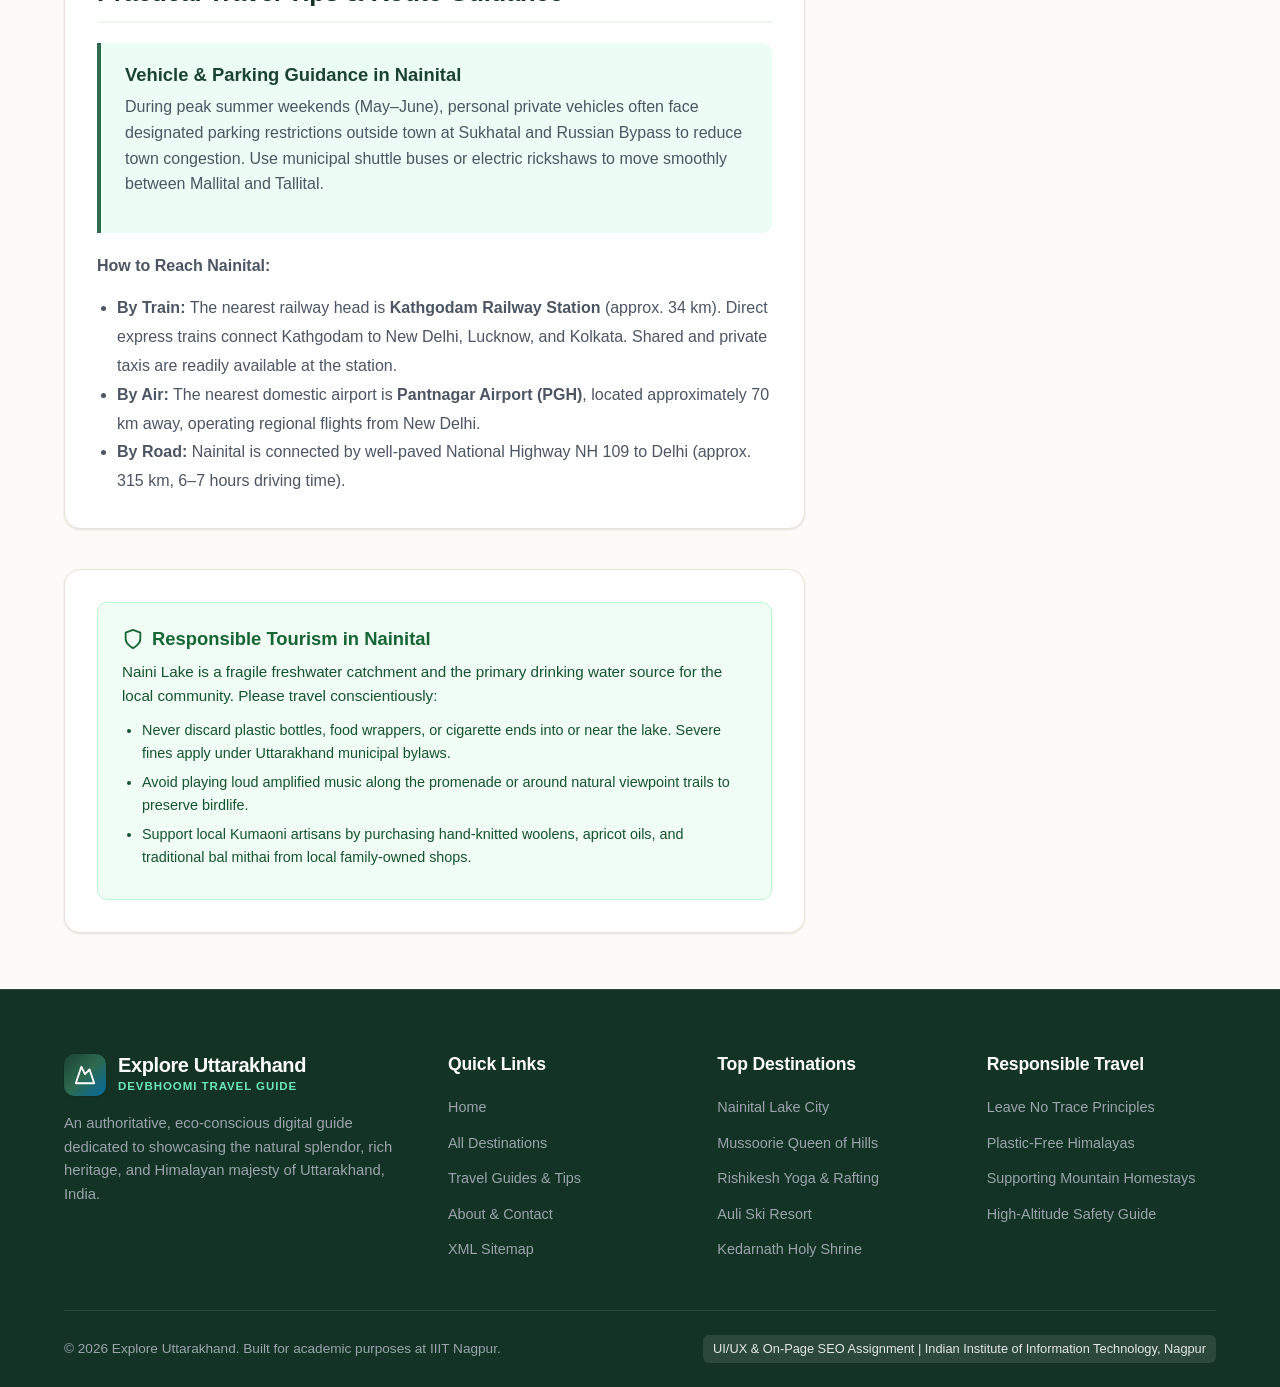
<file: nainital.html>
<!DOCTYPE html>
<html lang="en">
<head>
  <meta charset="UTF-8">
  <meta name="viewport" content="width=device-width, initial-scale=1.0">

  <!-- Primary SEO Meta Tags -->
  <title>Nainital Travel Guide | Lake City of Uttarakhand, Attractions & Weather</title>
  <meta name="description" content="Complete travel guide to Nainital, Uttarakhand. Explore emerald Naini Lake, Naina Devi Temple, Snow View Point, boating tips, verified weather, and hotel advice.">
  <meta name="keywords" content="Nainital travel guide, Naini Lake boating, places to visit in Nainital, Nainital best time to visit, Kumaon hill stations, Naina Devi temple, Snow View Point">
  <meta name="author" content="Explore Uttarakhand Academic Project Team, IIIT Nagpur">
  <meta name="robots" content="index, follow">

  <!-- Canonical URL -->
  <link rel="canonical" href="https://explore-uttarakhand-guide.netlify.app/nainital.html">

  <!-- Open Graph Meta Tags -->
  <meta property="og:type" content="article">
  <meta property="og:site_name" content="Explore Uttarakhand">
  <meta property="og:url" content="https://explore-uttarakhand-guide.netlify.app/nainital.html">
  <meta property="og:title" content="Nainital Travel Guide | Lake City of Uttarakhand">
  <meta property="og:description" content="Plan your trip to Nainital: boating on Naini Lake, Tibetan Market, Naina Devi Temple, and verified seasonal travel tips.">
  <meta property="og:image" content="https://explore-uttarakhand-guide.netlify.app/images/destination-nainital-lake.jpg">
  <meta property="og:locale" content="en_IN">

  <!-- Twitter Card Meta Tags -->
  <meta name="twitter:card" content="summary_large_image">
  <meta name="twitter:title" content="Nainital Travel Guide | Lake City of Uttarakhand">
  <meta name="twitter:description" content="Complete travel guide to Nainital: attractions, best season, boating, and scenic viewpoints.">
  <meta name="twitter:image" content="https://explore-uttarakhand-guide.netlify.app/images/destination-nainital-lake.jpg">

  <!-- Stylesheet -->
  <link rel="stylesheet" href="css/style.css">

  <!-- Structured Data: TouristDestination & BreadcrumbList JSON-LD -->
  <script type="application/ld+json">
  {
    "@context": "https://schema.org",
    "@graph": [
      {
        "@type": "BreadcrumbList",
        "itemListElement": [
          {
            "@type": "ListItem",
            "position": 1,
            "name": "Home",
            "item": "https://explore-uttarakhand-guide.netlify.app/"
          },
          {
            "@type": "ListItem",
            "position": 2,
            "name": "Destinations",
            "item": "https://explore-uttarakhand-guide.netlify.app/destinations.html"
          },
          {
            "@type": "ListItem",
            "position": 3,
            "name": "Nainital",
            "item": "https://explore-uttarakhand-guide.netlify.app/nainital.html"
          }
        ]
      },
      {
        "@type": "TouristDestination",
        "name": "Nainital",
        "description": "Nainital is a renowned Himalayan resort town in the Kumaon region of Uttarakhand, set in a valley containing an eye-shaped lake surrounded by forested peaks.",
        "url": "https://explore-uttarakhand-guide.netlify.app/nainital.html",
        "image": "https://explore-uttarakhand-guide.netlify.app/images/destination-nainital-lake.jpg",
        "containedInPlace": {
          "@type": "AdministrativeArea",
          "name": "Uttarakhand, India"
        },
        "geo": {
          "@type": "GeoCoordinates",
          "latitude": "29.3919",
          "longitude": "79.4542"
        },
        "touristType": [
          "Hill Station",
          "Lake Tourism",
          "Family Travel",
          "Nature Photography"
        ]
      }
    ]
  }
  </script>
</head>
<body>
  <!-- Accessible Skip Link -->
  <a href="#main-content" class="skip-link">Skip to main content</a>

  <!-- Header -->
  <header class="site-header">
    <div class="container navbar">
      <a href="index.html" class="brand-logo" aria-label="Explore Uttarakhand Homepage">
        <div class="brand-emblem" aria-hidden="true">
          <svg width="24" height="24" viewBox="0 0 24 24" fill="none" stroke="currentColor" stroke-width="2" stroke-linecap="round" stroke-linejoin="round">
            <path d="m8 3 4 8 5-5 5 15H2L8 3z"></path>
          </svg>
        </div>
        <div class="brand-text">
          <span class="brand-title">Explore Uttarakhand</span>
          <span class="brand-subtitle">Devbhoomi Travel Guide</span>
        </div>
      </a>

      <button class="nav-toggle" aria-label="Toggle navigation menu" aria-expanded="false" aria-controls="primaryNavigation">
        <svg width="24" height="24" viewBox="0 0 24 24" fill="none" stroke="currentColor" stroke-width="2" stroke-linecap="round" stroke-linejoin="round">
          <line x1="3" y1="12" x2="21" y2="12"></line>
          <line x1="3" y1="6" x2="21" y2="6"></line>
          <line x1="3" y1="18" x2="21" y2="18"></line>
        </svg>
      </button>

      <nav id="primaryNavigation" aria-label="Primary Site Navigation">
        <ul class="nav-menu">
          <li><a href="index.html" class="nav-link">Home</a></li>
          <li><a href="destinations.html" class="nav-link active">Destinations</a></li>
          <li><a href="travel-guides.html" class="nav-link">Travel Guides</a></li>
          <li><a href="about.html" class="nav-link">About</a></li>
          <li><a href="destinations.html" class="nav-link nav-cta">All Destinations</a></li>
        </ul>
      </nav>
    </div>
  </header>

  <!-- Breadcrumbs -->
  <nav class="breadcrumb" aria-label="Breadcrumb Trail">
    <div class="container">
      <ol class="breadcrumb-list">
        <li class="breadcrumb-item"><a href="index.html">Home</a></li>
        <li class="breadcrumb-separator" aria-hidden="true">&rsaquo;</li>
        <li class="breadcrumb-item"><a href="destinations.html">Destinations</a></li>
        <li class="breadcrumb-separator" aria-hidden="true">&rsaquo;</li>
        <li class="breadcrumb-item" aria-current="page">Nainital</li>
      </ol>
    </div>
  </nav>

  <!-- Main Content -->
  <main id="main-content">
    
    <!-- Hero Banner -->
    <section class="detail-hero" aria-label="Nainital Scenic Overview">
      <picture>
        <source type="image/avif"
                srcset="images/hero-detail-nainital-600w.avif 600w, images/hero-detail-nainital-1200w.avif 1200w, images/hero-detail-nainital.avif 2400w"
                sizes="100vw">
        <source type="image/jpeg"
                srcset="images/hero-detail-nainital-600w.jpg 600w, images/hero-detail-nainital-1200w.jpg 1200w, images/hero-detail-nainital.jpg 2400w"
                sizes="100vw">
        <img src="images/hero-detail-nainital.jpg"
             srcset="images/hero-detail-nainital-600w.jpg 600w, images/hero-detail-nainital-1200w.jpg 1200w, images/hero-detail-nainital.jpg 2400w"
             sizes="100vw"
             alt="Vibrant colorful wooden rowboats on emerald Naini Lake surrounded by lush hills in Nainital"
             class="detail-hero-media"
             width="2400"
             height="1340"
             fetchpriority="high">
      </picture>
      <div class="detail-hero-overlay">
        <div class="container">
          <div class="detail-hero-meta" style="margin-bottom: 8px;">
            <span class="detail-badge-pill">Kumaon Region</span>
            <span class="detail-badge-pill">Elevation: 2,084 m (6,837 ft)</span>
            <span class="detail-badge-pill">Hill Stations • Lakes • Wildlife &amp; Nature</span>
          </div>
          <h1 class="detail-hero-title">Nainital: The Jewel of Kumaon Lakes</h1>
          <p style="color: #f3f4f6; max-width: 720px; font-size: 1.1rem; margin-bottom: 0;">
            Centered around the sacred emerald waters of Naini Lake, Nainital combines British colonial heritage, sacred shrines, and panoramic views of Himalayan peaks.
          </p>
        </div>
      </div>
    </section>

    <!-- Content & Sidebar Layout -->
    <div class="container">
      <div class="detail-layout">
        
        <!-- Main Column -->
        <div class="detail-content">
          
          <!-- Overview & Geography -->
          <article class="detail-section">
            <h2>Overview & Geographical Setting</h2>
            <p>
              Nestled at an elevation of 2,084 meters above sea level in the Kumaon foothills of the Outer Himalayas, <strong>Nainital</strong> is situated around an eye-shaped natural freshwater body known as Naini Lake. The town is enclosed by seven verdant peaks, historically referred to as <em>Sapta-Shring</em>—Ayarpata, Deopata, Handi-Bandi, Naina, Alma, Manora, and Sher-ka-Danda.
            </p>
            <p>
              According to Hindu mythology, the lake was formed where the eyes (<em>nain</em>) of Goddess Sati fell while Lord Shiva carried her body across the heavens, giving rise to the sacred <strong>Naina Devi Temple</strong> on the northern shore of the lake. During the 19th century, Nainital became a favored summer retreat for the British administration, creating the unique blend of colonial cottages, stone churches, and traditional Kumaoni culture seen today.
            </p>
          </article>

          <!-- Main Attractions -->
          <section class="detail-section">
            <h2>Top Attractions in Nainital</h2>
            <div class="attractions-grid">
              
              <div class="attraction-card">
                <h3>Naini Lake & The Promenade</h3>
                <p>The beating heart of Nainital. Take a leisurely pedal boat or traditional wooden gondola across the emerald water, bordered by the bustling Mall Road on one side and Thandi Sadak on the other.</p>
              </div>

              <div class="attraction-card">
                <h3>Naina Devi Temple</h3>
                <p>Located on the northern shore (Mallital), this revered Shakti Peetha attracts pilgrims from across India. The current stone structure was rebuilt after the historic 1880 landslip.</p>
              </div>

              <div class="attraction-card">
                <h3>Snow View Point</h3>
                <p>Perched at 2,270 meters, this vantage point offers an awe-inspiring vista of the snow-clad Great Himalayan Range, including Trishul, Nanda Devi, and Nanda Kot peaks. Accessible via aerial ropeway.</p>
              </div>

              <div class="attraction-card">
                <h3>Naina Peak (Cheena Peak)</h3>
                <p>The highest point in Nainital at 2,615 meters. A moderate 6-kilometer forest trek through rhododendron and deodar woods brings hikers to unmatched 360-degree vistas.</p>
              </div>

              <div class="attraction-card">
                <h3>Tiffin Top (Dorothy's Seat)</h3>
                <p>A stone bench built on Ayarpatta Hill at 2,292 meters in memory of English artist Dorothy Kellet. A popular daytime picnic trek offering tranquil countryside panoramas.</p>
              </div>

              <div class="attraction-card">
                <h3>Eco Cave Gardens</h3>
                <p>A series of interconnected natural rocky caves named after the animals that once inhabited them (Tiger Cave, Panther Cave, Bat Cave), offering an adventurous educational walk.</p>
              </div>

            </div>
          </section>

          <!-- Activities & Experiences -->
          <section class="detail-section">
            <h2>Activities & Experiences</h2>
            <ul class="activities-list">
              <li class="activity-item">
                <svg class="activity-icon" width="20" height="20" viewBox="0 0 24 24" fill="none" stroke="currentColor" stroke-width="2.5" stroke-linecap="round" stroke-linejoin="round" aria-hidden="true"><polyline points="20 6 9 17 4 12"></polyline></svg>
                <span><strong>Boating & Yachting:</strong> Rent certified wooden rowboats at Mallital or Tallital boat stands.</span>
              </li>
              <li class="activity-item">
                <svg class="activity-icon" width="20" height="20" viewBox="0 0 24 24" fill="none" stroke="currentColor" stroke-width="2.5" stroke-linecap="round" stroke-linejoin="round" aria-hidden="true"><polyline points="20 6 9 17 4 12"></polyline></svg>
                <span><strong>Aerial Ropeway:</strong> Glide high above the town on the cable car from Mallital to Snow View Point.</span>
              </li>
              <li class="activity-item">
                <svg class="activity-icon" width="20" height="20" viewBox="0 0 24 24" fill="none" stroke="currentColor" stroke-width="2.5" stroke-linecap="round" stroke-linejoin="round" aria-hidden="true"><polyline points="20 6 9 17 4 12"></polyline></svg>
                <span><strong>Tibetan Market Shopping:</strong> Browse handcrafted woolen sweaters, pine-cone crafts, and authentic steaming momos.</span>
              </li>
              <li class="activity-item">
                <svg class="activity-icon" width="20" height="20" viewBox="0 0 24 24" fill="none" stroke="currentColor" stroke-width="2.5" stroke-linecap="round" stroke-linejoin="round" aria-hidden="true"><polyline points="20 6 9 17 4 12"></polyline></svg>
                <span><strong>Heritage Walks:</strong> Explore colonial landmarks including Governor's House (Raj Bhavan) and St. John in the Wilderness Church.</span>
              </li>
            </ul>
          </section>

          <!-- Verified Best Time to Visit & Weather -->
          <section class="detail-section">
            <h2>Verified Best Time to Visit & Weather Guidance</h2>
            <p>
              Nainital enjoys a temperate subtropical highland climate. Depending on whether you prefer vibrant lake activities, misty greenery, or winter snowfall, plan your itinerary according to these verified seasons:
            </p>
            <div style="overflow-x: auto; margin-top: 16px;">
              <table style="width: 100%; border-collapse: collapse; text-align: left; font-size: 0.95rem;">
                <thead>
                  <tr style="background: var(--color-forest-subtle); border-bottom: 2px solid var(--color-forest-primary);">
                    <th style="padding: 12px;">Season</th>
                    <th style="padding: 12px;">Months</th>
                    <th style="padding: 12px;">Temperature</th>
                    <th style="padding: 12px;">Highlights & Advice</th>
                  </tr>
                </thead>
                <tbody>
                  <tr style="border-bottom: 1px solid var(--color-cream-border);">
                    <td style="padding: 12px; font-weight: 600;">Summer (Peak)</td>
                    <td style="padding: 12px;">March to June</td>
                    <td style="padding: 12px;">15°C to 28°C</td>
                    <td style="padding: 12px;">Pleasant daytime weather, ideal for boating and family strolls. Book accommodation well in advance.</td>
                  </tr>
                  <tr style="border-bottom: 1px solid var(--color-cream-border);">
                    <td style="padding: 12px; font-weight: 600;">Monsoon (Green)</td>
                    <td style="padding: 12px;">July to September</td>
                    <td style="padding: 12px;">18°C to 24°C</td>
                    <td style="padding: 12px;">Heavy rainfall transforms the valley into lush emerald green. Watch for occasional mountain road delays.</td>
                  </tr>
                  <tr style="border-bottom: 1px solid var(--color-cream-border);">
                    <td style="padding: 12px; font-weight: 600;">Autumn (Clear Skies)</td>
                    <td style="padding: 12px;">October to November</td>
                    <td style="padding: 12px;">10°C to 20°C</td>
                    <td style="padding: 12px;">Crisp, crystal-clear Himalayan mountain vistas; ideal for trekking and photography.</td>
                  </tr>
                  <tr>
                    <td style="padding: 12px; font-weight: 600;">Winter (Snow)</td>
                    <td style="padding: 12px;">December to February</td>
                    <td style="padding: 12px;">0°C to 12°C</td>
                    <td style="padding: 12px;">Chilly with occasional snowfall around Christmas and January. Pack heavy thermal wear.</td>
                  </tr>
                </tbody>
              </table>
            </div>
          </section>

          <!-- Practical Travel Tips & Route Guidance -->
          <section class="detail-section">
            <h2>Practical Travel Tips & Route Guidance</h2>
            <div class="tips-box">
              <h3>Vehicle & Parking Guidance in Nainital</h3>
              <p>
                During peak summer weekends (May–June), personal private vehicles often face designated parking restrictions outside town at Sukhatal and Russian Bypass to reduce town congestion. Use municipal shuttle buses or electric rickshaws to move smoothly between Mallital and Tallital.
              </p>
            </div>
            <p>
              <strong>How to Reach Nainital:</strong>
            </p>
            <ul style="padding-left: 20px; line-height: 1.8; color: var(--color-text-muted);">
              <li><strong>By Train:</strong> The nearest railway head is <strong>Kathgodam Railway Station</strong> (approx. 34 km). Direct express trains connect Kathgodam to New Delhi, Lucknow, and Kolkata. Shared and private taxis are readily available at the station.</li>
              <li><strong>By Air:</strong> The nearest domestic airport is <strong>Pantnagar Airport (PGH)</strong>, located approximately 70 km away, operating regional flights from New Delhi.</li>
              <li><strong>By Road:</strong> Nainital is connected by well-paved National Highway NH 109 to Delhi (approx. 315 km, 6–7 hours driving time).</li>
            </ul>
          </section>

          <!-- Responsible Tourism Advice -->
          <section class="detail-section">
            <div class="eco-box">
              <h4>
                <svg width="22" height="22" viewBox="0 0 24 24" fill="none" stroke="currentColor" stroke-width="2" stroke-linecap="round" stroke-linejoin="round" aria-hidden="true"><path d="M12 22s8-4 8-10V5l-8-3-8 3v7c0 6 8 10 8 10z"></path></svg>
                Responsible Tourism in Nainital
              </h4>
              <p style="color: #14532d; font-size: 0.95rem; margin-bottom: 10px;">
                Naini Lake is a fragile freshwater catchment and the primary drinking water source for the local community. Please travel conscientiously:
              </p>
              <ul>
                <li>Never discard plastic bottles, food wrappers, or cigarette ends into or near the lake. Severe fines apply under Uttarakhand municipal bylaws.</li>
                <li>Avoid playing loud amplified music along the promenade or around natural viewpoint trails to preserve birdlife.</li>
                <li>Support local Kumaoni artisans by purchasing hand-knitted woolens, apricot oils, and traditional bal mithai from local family-owned shops.</li>
              </ul>
            </div>
          </section>

        </div>

        <!-- Sidebar Column -->
        <aside class="detail-sidebar" aria-label="Destination Quick Facts & Related Places">
          
          <div class="fact-widget">
            <h3>Fast Facts: Nainital</h3>
            <ul class="fact-list">
              <li class="fact-item">
                <span class="fact-label">District</span>
                <span class="fact-value">Nainital, Kumaon Division</span>
              </li>
              <li class="fact-item">
                <span class="fact-label">Categories</span>
                <span class="fact-value">Hill Stations, Lakes, Wildlife &amp; Nature</span>
              </li>
              <li class="fact-item">
                <span class="fact-label">Altitude</span>
                <span class="fact-value">2,084 m (6,837 ft)</span>
              </li>
              <li class="fact-item">
                <span class="fact-label">Nearest Railway Station</span>
                <span class="fact-value">Kathgodam (34 km)</span>
              </li>
              <li class="fact-item">
                <span class="fact-label">Nearest Airport</span>
                <span class="fact-value">Pantnagar (70 km)</span>
              </li>
              <li class="fact-item">
                <span class="fact-label">Ideal Trip Duration</span>
                <span class="fact-value">2 to 3 Days</span>
              </li>
              <li class="fact-item">
                <span class="fact-label">Languages Spoken</span>
                <span class="fact-value">Hindi, Kumaoni, English</span>
              </li>
            </ul>
          </div>

          <!-- Related Destinations -->
          <div class="fact-widget">
            <h3>Related Destinations</h3>
            <div style="display: flex; flex-direction: column; gap: 16px;">
              
              <div style="display: flex; gap: 12px; align-items: center;">
                <picture>
                  <source type="image/avif" srcset="images/destination-mussoorie-hills-600w.avif 600w, images/destination-mussoorie-hills.avif 1200w">
                  <img src="images/destination-mussoorie-hills.jpg" alt="Mussoorie hill station" width="72" height="54" loading="lazy" style="width: 72px; height: 54px; object-fit: cover; border-radius: 6px;">
                </picture>
                <div>
                  <h4 style="font-size: 1rem; margin-bottom: 2px;"><a href="mussoorie.html">Mussoorie</a></h4>
                  <span style="font-size: 0.8rem; color: var(--color-text-light);">Queen of the Hills, Garhwal</span>
                </div>
              </div>

              <div style="display: flex; gap: 12px; align-items: center;">
                <picture>
                  <source type="image/avif" srcset="images/experience-corbett-wildlife-600w.avif 600w, images/experience-corbett-wildlife.avif 1200w">
                  <img src="images/experience-corbett-wildlife.jpg" alt="Jim Corbett National Park" width="72" height="54" loading="lazy" style="width: 72px; height: 54px; object-fit: cover; border-radius: 6px;">
                </picture>
                <div>
                  <h4 style="font-size: 1rem; margin-bottom: 2px;"><a href="jim-corbett.html">Jim Corbett</a></h4>
                  <span style="font-size: 0.8rem; color: var(--color-text-light);">Tiger Reserve, Kumaon (65 km)</span>
                </div>
              </div>

              <div style="display: flex; gap: 12px; align-items: center;">
                <picture>
                  <source type="image/avif" srcset="images/destination-rishikesh-ganga-600w.avif 600w, images/destination-rishikesh-ganga.avif 1200w">
                  <img src="images/destination-rishikesh-ganga.jpg" alt="Rishikesh river bridge" width="72" height="54" loading="lazy" style="width: 72px; height: 54px; object-fit: cover; border-radius: 6px;">
                </picture>
                <div>
                  <h4 style="font-size: 1rem; margin-bottom: 2px;"><a href="rishikesh.html">Rishikesh</a></h4>
                  <span style="font-size: 0.8rem; color: var(--color-text-light);">Yoga & Adventure Capital</span>
                </div>
              </div>

            </div>
          </div>

          <!-- Related Travel Guide Link -->
          <div class="fact-widget" style="background: var(--color-forest-subtle); border-color: var(--color-forest-soft);">
            <h3 style="color: var(--color-forest-deep); border-bottom-color: var(--color-forest-soft);">Recommended Itinerary</h3>
            <p style="font-size: 0.9rem; margin-bottom: 12px;">
              Planning to combine Nainital with Mussoorie? Read our step-by-step route and logistics guide.
            </p>
            <a href="travel-guides.html#nainital-mussoorie-itinerary" class="destination-link-btn" style="color: var(--color-forest-primary);">
              Read Twin Hill Station Guide &rarr;
            </a>
          </div>

        </aside>

      </div>
    </div>
  </main>

  <!-- Global Footer -->
  <footer class="site-footer">
    <div class="container">
      <div class="footer-grid">
        <div class="footer-col">
          <div class="brand-logo" style="margin-bottom: 16px;">
            <div class="brand-emblem" aria-hidden="true">
              <svg width="22" height="22" viewBox="0 0 24 24" fill="none" stroke="currentColor" stroke-width="2" stroke-linecap="round" stroke-linejoin="round">
                <path d="m8 3 4 8 5-5 5 15H2L8 3z"></path>
              </svg>
            </div>
            <div class="brand-text">
              <span class="brand-title" style="color: white;">Explore Uttarakhand</span>
              <span class="brand-subtitle" style="color: #6ee7b7;">Devbhoomi Travel Guide</span>
            </div>
          </div>
          <p>
            An authoritative, eco-conscious digital guide dedicated to showcasing the natural splendor, rich heritage, and Himalayan majesty of Uttarakhand, India.
          </p>
        </div>

        <div class="footer-col">
          <h3>Quick Links</h3>
          <ul class="footer-links">
            <li><a href="index.html">Home</a></li>
            <li><a href="destinations.html">All Destinations</a></li>
            <li><a href="travel-guides.html">Travel Guides & Tips</a></li>
            <li><a href="about.html">About & Contact</a></li>
            <li><a href="sitemap.xml">XML Sitemap</a></li>
          </ul>
        </div>

        <div class="footer-col">
          <h3>Top Destinations</h3>
          <ul class="footer-links">
            <li><a href="nainital.html">Nainital Lake City</a></li>
            <li><a href="mussoorie.html">Mussoorie Queen of Hills</a></li>
            <li><a href="rishikesh.html">Rishikesh Yoga & Rafting</a></li>
            <li><a href="destination-details.html?id=auli">Auli Ski Resort</a></li>
            <li><a href="destination-details.html?id=kedarnath">Kedarnath Holy Shrine</a></li>
          </ul>
        </div>

        <div class="footer-col">
          <h3>Responsible Travel</h3>
          <ul class="footer-links">
            <li><a href="about.html#responsible-tourism">Leave No Trace Principles</a></li>
            <li><a href="about.html#responsible-tourism">Plastic-Free Himalayas</a></li>
            <li><a href="about.html#responsible-tourism">Supporting Mountain Homestays</a></li>
            <li><a href="travel-guides.html#trekking-guide">High-Altitude Safety Guide</a></li>
          </ul>
        </div>
      </div>

      <div class="footer-bottom">
        <div>
          &copy; 2026 Explore Uttarakhand. Built for academic purposes at IIIT Nagpur.
        </div>
        <div class="footer-academic-badge">
          UI/UX & On-Page SEO Assignment | Indian Institute of Information Technology, Nagpur
        </div>
      </div>
    </div>
  </footer>

  <script src="js/script.js" defer></script>
</body>
</html>
</file>
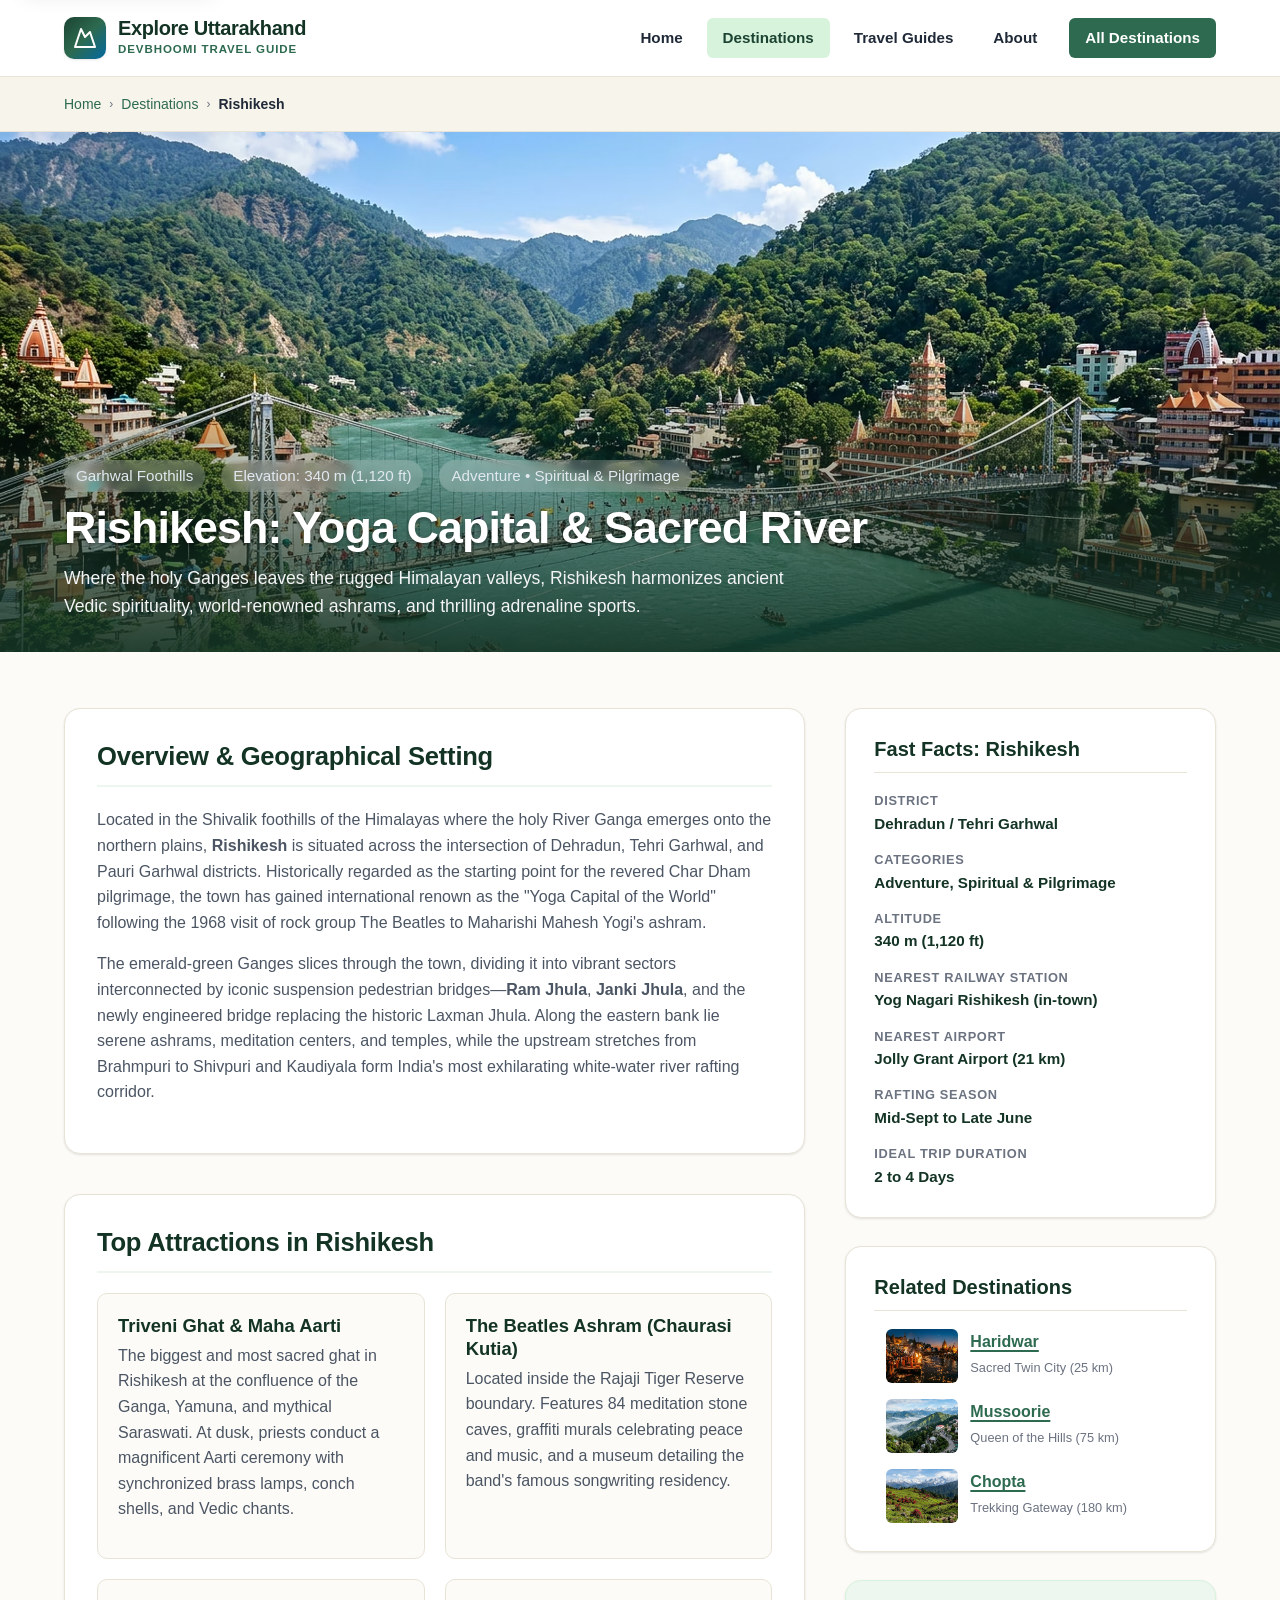
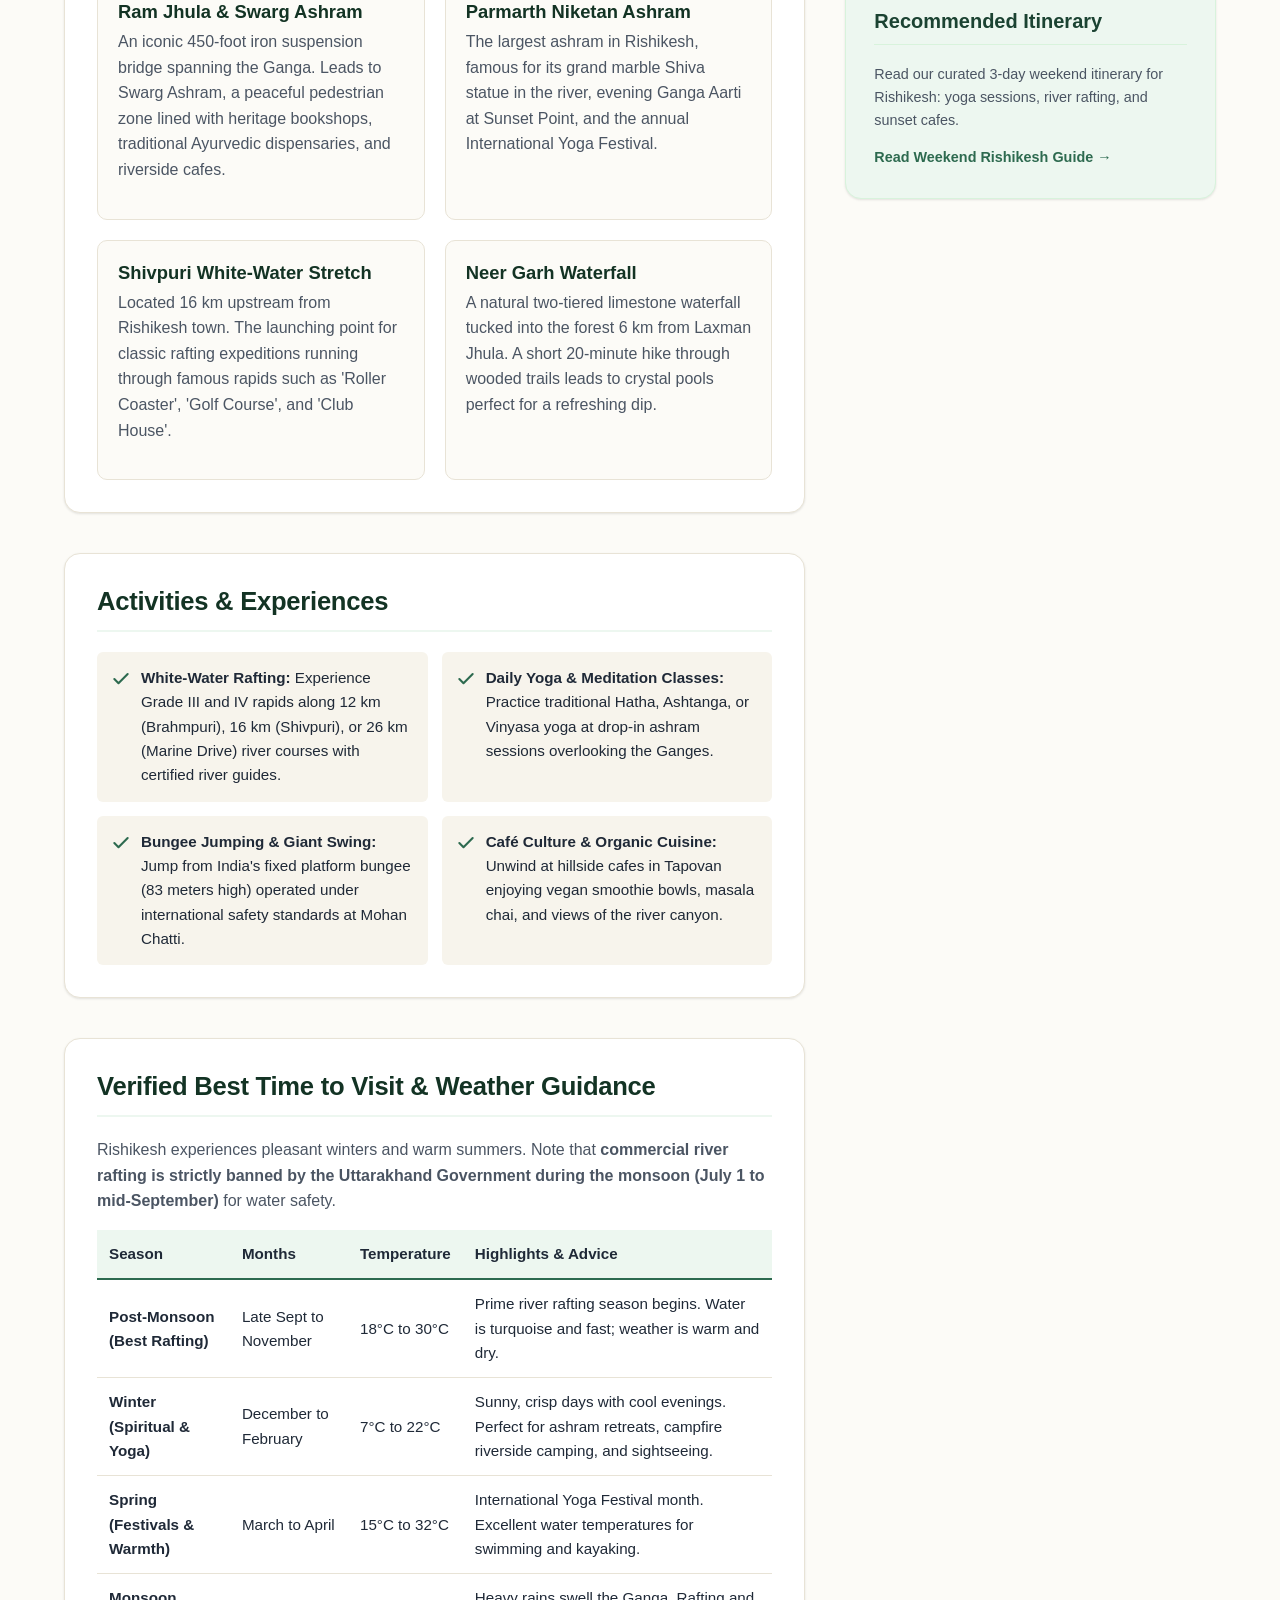
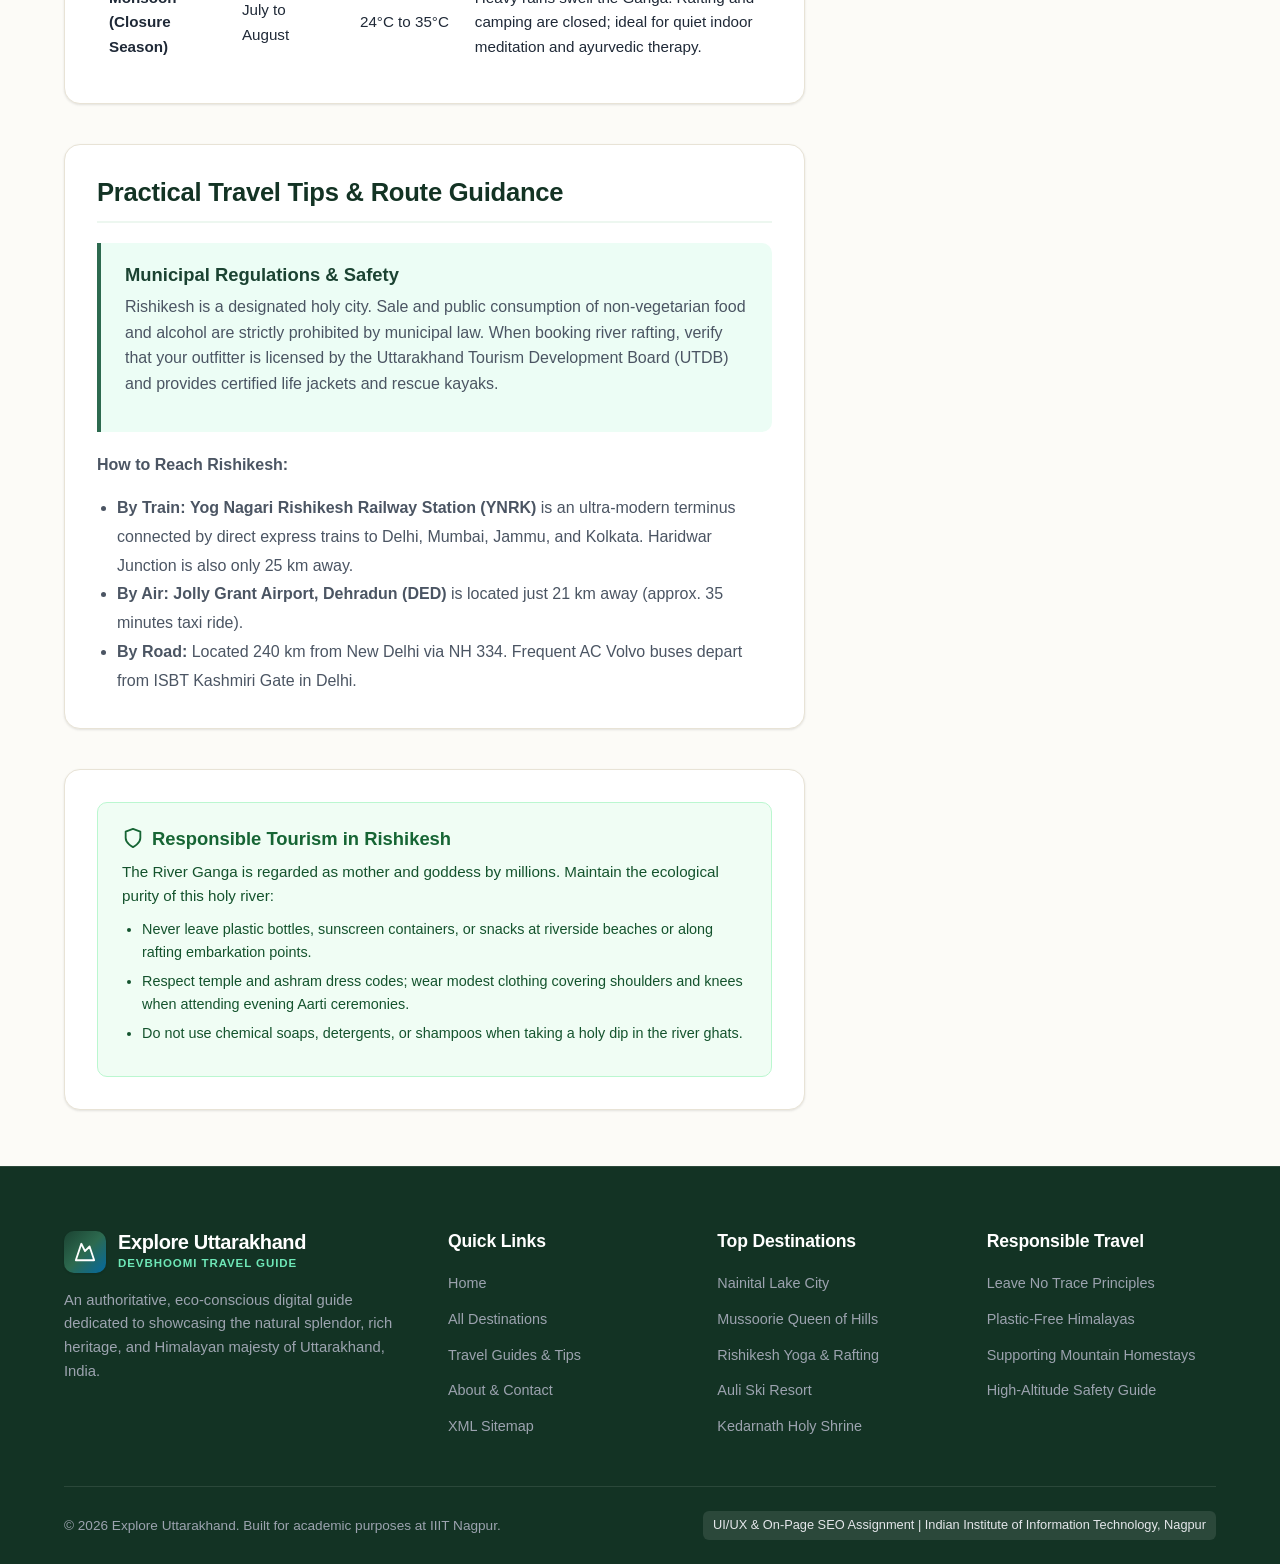
<file: rishikesh.html>
<!DOCTYPE html>
<html lang="en">
<head>
  <meta charset="UTF-8">
  <meta name="viewport" content="width=device-width, initial-scale=1.0">

  <!-- Primary SEO Meta Tags -->
  <title>Rishikesh Travel Guide | Yoga Capital, River Rafting & Ganga Aarti</title>
  <meta name="description" content="Ultimate travel guide to Rishikesh, Uttarakhand. Discover white-water river rafting in Shivpuri, Beatles Ashram, Triveni Ghat Ganga Aarti, yoga retreats, and travel tips.">
  <meta name="keywords" content="Rishikesh travel guide, river rafting Rishikesh, Yoga Capital of the World, Beatles Ashram, Triveni Ghat Ganga Aarti, Ram Jhula, Shivpuri camping">
  <meta name="author" content="Explore Uttarakhand Academic Project Team, IIIT Nagpur">
  <meta name="robots" content="index, follow">

  <!-- Canonical URL -->
  <link rel="canonical" href="https://explore-uttarakhand-guide.netlify.app/rishikesh.html">

  <!-- Open Graph Meta Tags -->
  <meta property="og:type" content="article">
  <meta property="og:site_name" content="Explore Uttarakhand">
  <meta property="og:url" content="https://explore-uttarakhand-guide.netlify.app/rishikesh.html">
  <meta property="og:title" content="Rishikesh Travel Guide | Yoga Capital, River Rafting & Ganga Aarti">
  <meta property="og:description" content="Plan your adventure in Rishikesh: Ganga rafting, iconic suspension bridges, spiritual ashrams, and verified best seasons.">
  <meta property="og:image" content="https://explore-uttarakhand-guide.netlify.app/images/destination-rishikesh-ganga.jpg">
  <meta property="og:locale" content="en_IN">

  <!-- Twitter Card Meta Tags -->
  <meta name="twitter:card" content="summary_large_image">
  <meta name="twitter:title" content="Rishikesh Travel Guide | Yoga Capital & Adventure">
  <meta name="twitter:description" content="Comprehensive travel guide to Rishikesh: river rafting, yoga ashrams, Ganga Aarti, and local tips.">
  <meta name="twitter:image" content="https://explore-uttarakhand-guide.netlify.app/images/destination-rishikesh-ganga.jpg">

  <!-- Stylesheet -->
  <link rel="stylesheet" href="css/style.css">

  <!-- Structured Data: TouristDestination & BreadcrumbList JSON-LD -->
  <script type="application/ld+json">
  {
    "@context": "https://schema.org",
    "@graph": [
      {
        "@type": "BreadcrumbList",
        "itemListElement": [
          {
            "@type": "ListItem",
            "position": 1,
            "name": "Home",
            "item": "https://explore-uttarakhand-guide.netlify.app/"
          },
          {
            "@type": "ListItem",
            "position": 2,
            "name": "Destinations",
            "item": "https://explore-uttarakhand-guide.netlify.app/destinations.html"
          },
          {
            "@type": "ListItem",
            "position": 3,
            "name": "Rishikesh",
            "item": "https://explore-uttarakhand-guide.netlify.app/rishikesh.html"
          }
        ]
      },
      {
        "@type": "TouristDestination",
        "name": "Rishikesh",
        "description": "Rishikesh is a holy city in the foothills of the Himalayas along the Ganges River, internationally celebrated as the Yoga Capital of the World and India's adventure hub.",
        "url": "https://explore-uttarakhand-guide.netlify.app/rishikesh.html",
        "image": "https://explore-uttarakhand-guide.netlify.app/images/destination-rishikesh-ganga.jpg",
        "containedInPlace": {
          "@type": "AdministrativeArea",
          "name": "Uttarakhand, India"
        },
        "geo": {
          "@type": "GeoCoordinates",
          "latitude": "30.0869",
          "longitude": "78.2676"
        },
        "touristType": [
          "Yoga and Wellness",
          "White-water Rafting",
          "Pilgrimage",
          "Backpacker Culture"
        ]
      }
    ]
  }
  </script>
</head>
<body>
  <!-- Accessible Skip Link -->
  <a href="#main-content" class="skip-link">Skip to main content</a>

  <!-- Header -->
  <header class="site-header">
    <div class="container navbar">
      <a href="index.html" class="brand-logo" aria-label="Explore Uttarakhand Homepage">
        <div class="brand-emblem" aria-hidden="true">
          <svg width="24" height="24" viewBox="0 0 24 24" fill="none" stroke="currentColor" stroke-width="2" stroke-linecap="round" stroke-linejoin="round">
            <path d="m8 3 4 8 5-5 5 15H2L8 3z"></path>
          </svg>
        </div>
        <div class="brand-text">
          <span class="brand-title">Explore Uttarakhand</span>
          <span class="brand-subtitle">Devbhoomi Travel Guide</span>
        </div>
      </a>

      <button class="nav-toggle" aria-label="Toggle navigation menu" aria-expanded="false" aria-controls="primaryNavigation">
        <svg width="24" height="24" viewBox="0 0 24 24" fill="none" stroke="currentColor" stroke-width="2" stroke-linecap="round" stroke-linejoin="round">
          <line x1="3" y1="12" x2="21" y2="12"></line>
          <line x1="3" y1="6" x2="21" y2="6"></line>
          <line x1="3" y1="18" x2="21" y2="18"></line>
        </svg>
      </button>

      <nav id="primaryNavigation" aria-label="Primary Site Navigation">
        <ul class="nav-menu">
          <li><a href="index.html" class="nav-link">Home</a></li>
          <li><a href="destinations.html" class="nav-link active">Destinations</a></li>
          <li><a href="travel-guides.html" class="nav-link">Travel Guides</a></li>
          <li><a href="about.html" class="nav-link">About</a></li>
          <li><a href="destinations.html" class="nav-link nav-cta">All Destinations</a></li>
        </ul>
      </nav>
    </div>
  </header>

  <!-- Breadcrumbs -->
  <nav class="breadcrumb" aria-label="Breadcrumb Trail">
    <div class="container">
      <ol class="breadcrumb-list">
        <li class="breadcrumb-item"><a href="index.html">Home</a></li>
        <li class="breadcrumb-separator" aria-hidden="true">&rsaquo;</li>
        <li class="breadcrumb-item"><a href="destinations.html">Destinations</a></li>
        <li class="breadcrumb-separator" aria-hidden="true">&rsaquo;</li>
        <li class="breadcrumb-item" aria-current="page">Rishikesh</li>
      </ol>
    </div>
  </nav>

  <!-- Main Content -->
  <main id="main-content">
    
    <!-- Hero Banner -->
    <section class="detail-hero" aria-label="Rishikesh Scenic Overview">
      <picture>
        <source type="image/avif"
                srcset="images/hero-detail-rishikesh-600w.avif 600w, images/hero-detail-rishikesh-1200w.avif 1200w, images/hero-detail-rishikesh.avif 2400w"
                sizes="100vw">
        <source type="image/jpeg"
                srcset="images/hero-detail-rishikesh-600w.jpg 600w, images/hero-detail-rishikesh-1200w.jpg 1200w, images/hero-detail-rishikesh.jpg 2400w"
                sizes="100vw">
        <img src="images/hero-detail-rishikesh.jpg"
             srcset="images/hero-detail-rishikesh-600w.jpg 600w, images/hero-detail-rishikesh-1200w.jpg 1200w, images/hero-detail-rishikesh.jpg 2400w"
             sizes="100vw"
             alt="Iconic suspension bridge and ashrams along the sacred turquoise Ganges river in Rishikesh"
             class="detail-hero-media"
             width="2400"
             height="1340"
             fetchpriority="high">
      </picture>
      <div class="detail-hero-overlay">
        <div class="container">
          <div class="detail-hero-meta" style="margin-bottom: 8px;">
            <span class="detail-badge-pill">Garhwal Foothills</span>
            <span class="detail-badge-pill">Elevation: 340 m (1,120 ft)</span>
            <span class="detail-badge-pill">Adventure • Spiritual &amp; Pilgrimage</span>
          </div>
          <h1 class="detail-hero-title">Rishikesh: Yoga Capital & Sacred River</h1>
          <p style="color: #f3f4f6; max-width: 720px; font-size: 1.1rem; margin-bottom: 0;">
            Where the holy Ganges leaves the rugged Himalayan valleys, Rishikesh harmonizes ancient Vedic spirituality, world-renowned ashrams, and thrilling adrenaline sports.
          </p>
        </div>
      </div>
    </section>

    <!-- Content & Sidebar Layout -->
    <div class="container">
      <div class="detail-layout">
        
        <!-- Main Column -->
        <div class="detail-content">
          
          <!-- Overview & Geography -->
          <article class="detail-section">
            <h2>Overview & Geographical Setting</h2>
            <p>
              Located in the Shivalik foothills of the Himalayas where the holy River Ganga emerges onto the northern plains, <strong>Rishikesh</strong> is situated across the intersection of Dehradun, Tehri Garhwal, and Pauri Garhwal districts. Historically regarded as the starting point for the revered Char Dham pilgrimage, the town has gained international renown as the "Yoga Capital of the World" following the 1968 visit of rock group The Beatles to Maharishi Mahesh Yogi's ashram.
            </p>
            <p>
              The emerald-green Ganges slices through the town, dividing it into vibrant sectors interconnected by iconic suspension pedestrian bridges—<strong>Ram Jhula</strong>, <strong>Janki Jhula</strong>, and the newly engineered bridge replacing the historic Laxman Jhula. Along the eastern bank lie serene ashrams, meditation centers, and temples, while the upstream stretches from Brahmpuri to Shivpuri and Kaudiyala form India's most exhilarating white-water river rafting corridor.
            </p>
          </article>

          <!-- Main Attractions -->
          <section class="detail-section">
            <h2>Top Attractions in Rishikesh</h2>
            <div class="attractions-grid">
              
              <div class="attraction-card">
                <h3>Triveni Ghat & Maha Aarti</h3>
                <p>The biggest and most sacred ghat in Rishikesh at the confluence of the Ganga, Yamuna, and mythical Saraswati. At dusk, priests conduct a magnificent Aarti ceremony with synchronized brass lamps, conch shells, and Vedic chants.</p>
              </div>

              <div class="attraction-card">
                <h3>The Beatles Ashram (Chaurasi Kutia)</h3>
                <p>Located inside the Rajaji Tiger Reserve boundary. Features 84 meditation stone caves, graffiti murals celebrating peace and music, and a museum detailing the band's famous songwriting residency.</p>
              </div>

              <div class="attraction-card">
                <h3>Ram Jhula & Swarg Ashram</h3>
                <p>An iconic 450-foot iron suspension bridge spanning the Ganga. Leads to Swarg Ashram, a peaceful pedestrian zone lined with heritage bookshops, traditional Ayurvedic dispensaries, and riverside cafes.</p>
              </div>

              <div class="attraction-card">
                <h3>Parmarth Niketan Ashram</h3>
                <p>The largest ashram in Rishikesh, famous for its grand marble Shiva statue in the river, evening Ganga Aarti at Sunset Point, and the annual International Yoga Festival.</p>
              </div>

              <div class="attraction-card">
                <h3>Shivpuri White-Water Stretch</h3>
                <p>Located 16 km upstream from Rishikesh town. The launching point for classic rafting expeditions running through famous rapids such as 'Roller Coaster', 'Golf Course', and 'Club House'.</p>
              </div>

              <div class="attraction-card">
                <h3>Neer Garh Waterfall</h3>
                <p>A natural two-tiered limestone waterfall tucked into the forest 6 km from Laxman Jhula. A short 20-minute hike through wooded trails leads to crystal pools perfect for a refreshing dip.</p>
              </div>

            </div>
          </section>

          <!-- Activities & Experiences -->
          <section class="detail-section">
            <h2>Activities & Experiences</h2>
            <ul class="activities-list">
              <li class="activity-item">
                <svg class="activity-icon" width="20" height="20" viewBox="0 0 24 24" fill="none" stroke="currentColor" stroke-width="2.5" stroke-linecap="round" stroke-linejoin="round" aria-hidden="true"><polyline points="20 6 9 17 4 12"></polyline></svg>
                <span><strong>White-Water Rafting:</strong> Experience Grade III and IV rapids along 12 km (Brahmpuri), 16 km (Shivpuri), or 26 km (Marine Drive) river courses with certified river guides.</span>
              </li>
              <li class="activity-item">
                <svg class="activity-icon" width="20" height="20" viewBox="0 0 24 24" fill="none" stroke="currentColor" stroke-width="2.5" stroke-linecap="round" stroke-linejoin="round" aria-hidden="true"><polyline points="20 6 9 17 4 12"></polyline></svg>
                <span><strong>Daily Yoga & Meditation Classes:</strong> Practice traditional Hatha, Ashtanga, or Vinyasa yoga at drop-in ashram sessions overlooking the Ganges.</span>
              </li>
              <li class="activity-item">
                <svg class="activity-icon" width="20" height="20" viewBox="0 0 24 24" fill="none" stroke="currentColor" stroke-width="2.5" stroke-linecap="round" stroke-linejoin="round" aria-hidden="true"><polyline points="20 6 9 17 4 12"></polyline></svg>
                <span><strong>Bungee Jumping & Giant Swing:</strong> Jump from India's fixed platform bungee (83 meters high) operated under international safety standards at Mohan Chatti.</span>
              </li>
              <li class="activity-item">
                <svg class="activity-icon" width="20" height="20" viewBox="0 0 24 24" fill="none" stroke="currentColor" stroke-width="2.5" stroke-linecap="round" stroke-linejoin="round" aria-hidden="true"><polyline points="20 6 9 17 4 12"></polyline></svg>
                <span><strong>Café Culture & Organic Cuisine:</strong> Unwind at hillside cafes in Tapovan enjoying vegan smoothie bowls, masala chai, and views of the river canyon.</span>
              </li>
            </ul>
          </section>

          <!-- Verified Best Time to Visit & Weather -->
          <section class="detail-section">
            <h2>Verified Best Time to Visit & Weather Guidance</h2>
            <p>
              Rishikesh experiences pleasant winters and warm summers. Note that <strong>commercial river rafting is strictly banned by the Uttarakhand Government during the monsoon (July 1 to mid-September)</strong> for water safety.
            </p>
            <div style="overflow-x: auto; margin-top: 16px;">
              <table style="width: 100%; border-collapse: collapse; text-align: left; font-size: 0.95rem;">
                <thead>
                  <tr style="background: var(--color-forest-subtle); border-bottom: 2px solid var(--color-forest-primary);">
                    <th style="padding: 12px;">Season</th>
                    <th style="padding: 12px;">Months</th>
                    <th style="padding: 12px;">Temperature</th>
                    <th style="padding: 12px;">Highlights & Advice</th>
                  </tr>
                </thead>
                <tbody>
                  <tr style="border-bottom: 1px solid var(--color-cream-border);">
                    <td style="padding: 12px; font-weight: 600;">Post-Monsoon (Best Rafting)</td>
                    <td style="padding: 12px;">Late Sept to November</td>
                    <td style="padding: 12px;">18°C to 30°C</td>
                    <td style="padding: 12px;">Prime river rafting season begins. Water is turquoise and fast; weather is warm and dry.</td>
                  </tr>
                  <tr style="border-bottom: 1px solid var(--color-cream-border);">
                    <td style="padding: 12px; font-weight: 600;">Winter (Spiritual & Yoga)</td>
                    <td style="padding: 12px;">December to February</td>
                    <td style="padding: 12px;">7°C to 22°C</td>
                    <td style="padding: 12px;">Sunny, crisp days with cool evenings. Perfect for ashram retreats, campfire riverside camping, and sightseeing.</td>
                  </tr>
                  <tr style="border-bottom: 1px solid var(--color-cream-border);">
                    <td style="padding: 12px; font-weight: 600;">Spring (Festivals & Warmth)</td>
                    <td style="padding: 12px;">March to April</td>
                    <td style="padding: 12px;">15°C to 32°C</td>
                    <td style="padding: 12px;">International Yoga Festival month. Excellent water temperatures for swimming and kayaking.</td>
                  </tr>
                  <tr>
                    <td style="padding: 12px; font-weight: 600;">Monsoon (Closure Season)</td>
                    <td style="padding: 12px;">July to August</td>
                    <td style="padding: 12px;">24°C to 35°C</td>
                    <td style="padding: 12px;">Heavy rains swell the Ganga. Rafting and camping are closed; ideal for quiet indoor meditation and ayurvedic therapy.</td>
                  </tr>
                </tbody>
              </table>
            </div>
          </section>

          <!-- Practical Travel Tips & Route Guidance -->
          <section class="detail-section">
            <h2>Practical Travel Tips & Route Guidance</h2>
            <div class="tips-box">
              <h3>Municipal Regulations & Safety</h3>
              <p>
                Rishikesh is a designated holy city. Sale and public consumption of non-vegetarian food and alcohol are strictly prohibited by municipal law. When booking river rafting, verify that your outfitter is licensed by the Uttarakhand Tourism Development Board (UTDB) and provides certified life jackets and rescue kayaks.
              </p>
            </div>
            <p>
              <strong>How to Reach Rishikesh:</strong>
            </p>
            <ul style="padding-left: 20px; line-height: 1.8; color: var(--color-text-muted);">
              <li><strong>By Train:</strong> <strong>Yog Nagari Rishikesh Railway Station (YNRK)</strong> is an ultra-modern terminus connected by direct express trains to Delhi, Mumbai, Jammu, and Kolkata. Haridwar Junction is also only 25 km away.</li>
              <li><strong>By Air:</strong> <strong>Jolly Grant Airport, Dehradun (DED)</strong> is located just 21 km away (approx. 35 minutes taxi ride).</li>
              <li><strong>By Road:</strong> Located 240 km from New Delhi via NH 334. Frequent AC Volvo buses depart from ISBT Kashmiri Gate in Delhi.</li>
            </ul>
          </section>

          <!-- Responsible Tourism Advice -->
          <section class="detail-section">
            <div class="eco-box">
              <h4>
                <svg width="22" height="22" viewBox="0 0 24 24" fill="none" stroke="currentColor" stroke-width="2" stroke-linecap="round" stroke-linejoin="round" aria-hidden="true"><path d="M12 22s8-4 8-10V5l-8-3-8 3v7c0 6 8 10 8 10z"></path></svg>
                Responsible Tourism in Rishikesh
              </h4>
              <p style="color: #14532d; font-size: 0.95rem; margin-bottom: 10px;">
                The River Ganga is regarded as mother and goddess by millions. Maintain the ecological purity of this holy river:
              </p>
              <ul>
                <li>Never leave plastic bottles, sunscreen containers, or snacks at riverside beaches or along rafting embarkation points.</li>
                <li>Respect temple and ashram dress codes; wear modest clothing covering shoulders and knees when attending evening Aarti ceremonies.</li>
                <li>Do not use chemical soaps, detergents, or shampoos when taking a holy dip in the river ghats.</li>
              </ul>
            </div>
          </section>

        </div>

        <!-- Sidebar Column -->
        <aside class="detail-sidebar" aria-label="Destination Quick Facts & Related Places">
          
          <div class="fact-widget">
            <h3>Fast Facts: Rishikesh</h3>
            <ul class="fact-list">
              <li class="fact-item">
                <span class="fact-label">District</span>
                <span class="fact-value">Dehradun / Tehri Garhwal</span>
              </li>
              <li class="fact-item">
                <span class="fact-label">Categories</span>
                <span class="fact-value">Adventure, Spiritual &amp; Pilgrimage</span>
              </li>
              <li class="fact-item">
                <span class="fact-label">Altitude</span>
                <span class="fact-value">340 m (1,120 ft)</span>
              </li>
              <li class="fact-item">
                <span class="fact-label">Nearest Railway Station</span>
                <span class="fact-value">Yog Nagari Rishikesh (in-town)</span>
              </li>
              <li class="fact-item">
                <span class="fact-label">Nearest Airport</span>
                <span class="fact-value">Jolly Grant Airport (21 km)</span>
              </li>
              <li class="fact-item">
                <span class="fact-label">Rafting Season</span>
                <span class="fact-value">Mid-Sept to Late June</span>
              </li>
              <li class="fact-item">
                <span class="fact-label">Ideal Trip Duration</span>
                <span class="fact-value">2 to 4 Days</span>
              </li>
            </ul>
          </div>

          <!-- Related Destinations -->
          <div class="fact-widget">
            <h3>Related Destinations</h3>
            <div style="display: flex; flex-direction: column; gap: 16px;">
              
              <div style="display: flex; gap: 12px; align-items: center;">
                <picture>
                  <source type="image/avif" srcset="images/destination-haridwar-ghat-600w.avif 600w, images/destination-haridwar-ghat.avif 1200w">
                  <img src="images/destination-haridwar-ghat.jpg" alt="Haridwar Ghat" width="72" height="54" loading="lazy" style="width: 72px; height: 54px; object-fit: cover; border-radius: 6px;">
                </picture>
                <div>
                  <h4 style="font-size: 1rem; margin-bottom: 2px;"><a href="destination-details.html?id=haridwar">Haridwar</a></h4>
                  <span style="font-size: 0.8rem; color: var(--color-text-light);">Sacred Twin City (25 km)</span>
                </div>
              </div>

              <div style="display: flex; gap: 12px; align-items: center;">
                <picture>
                  <source type="image/avif" srcset="images/destination-mussoorie-hills-600w.avif 600w, images/destination-mussoorie-hills.avif 1200w">
                  <img src="images/destination-mussoorie-hills.jpg" alt="Mussoorie hills" width="72" height="54" loading="lazy" style="width: 72px; height: 54px; object-fit: cover; border-radius: 6px;">
                </picture>
                <div>
                  <h4 style="font-size: 1rem; margin-bottom: 2px;"><a href="mussoorie.html">Mussoorie</a></h4>
                  <span style="font-size: 0.8rem; color: var(--color-text-light);">Queen of the Hills (75 km)</span>
                </div>
              </div>

              <div style="display: flex; gap: 12px; align-items: center;">
                <picture>
                  <source type="image/avif" srcset="images/destination-chopta-meadows-600w.avif 600w, images/destination-chopta-meadows.avif 1200w">
                  <img src="images/destination-chopta-meadows.jpg" alt="Chopta meadows" width="72" height="54" loading="lazy" style="width: 72px; height: 54px; object-fit: cover; border-radius: 6px;">
                </picture>
                <div>
                  <h4 style="font-size: 1rem; margin-bottom: 2px;"><a href="destination-details.html?id=chopta">Chopta</a></h4>
                  <span style="font-size: 0.8rem; color: var(--color-text-light);">Trekking Gateway (180 km)</span>
                </div>
              </div>

            </div>
          </div>

          <!-- Related Travel Guide Link -->
          <div class="fact-widget" style="background: var(--color-forest-subtle); border-color: var(--color-forest-soft);">
            <h3 style="color: var(--color-forest-deep); border-bottom-color: var(--color-forest-soft);">Recommended Itinerary</h3>
            <p style="font-size: 0.9rem; margin-bottom: 12px;">
              Read our curated 3-day weekend itinerary for Rishikesh: yoga sessions, river rafting, and sunset cafes.
            </p>
            <a href="travel-guides.html#rishikesh-weekend-guide" class="destination-link-btn" style="color: var(--color-forest-primary);">
              Read Weekend Rishikesh Guide &rarr;
            </a>
          </div>

        </aside>

      </div>
    </div>
  </main>

  <!-- Global Footer -->
  <footer class="site-footer">
    <div class="container">
      <div class="footer-grid">
        <div class="footer-col">
          <div class="brand-logo" style="margin-bottom: 16px;">
            <div class="brand-emblem" aria-hidden="true">
              <svg width="22" height="22" viewBox="0 0 24 24" fill="none" stroke="currentColor" stroke-width="2" stroke-linecap="round" stroke-linejoin="round">
                <path d="m8 3 4 8 5-5 5 15H2L8 3z"></path>
              </svg>
            </div>
            <div class="brand-text">
              <span class="brand-title" style="color: white;">Explore Uttarakhand</span>
              <span class="brand-subtitle" style="color: #6ee7b7;">Devbhoomi Travel Guide</span>
            </div>
          </div>
          <p>
            An authoritative, eco-conscious digital guide dedicated to showcasing the natural splendor, rich heritage, and Himalayan majesty of Uttarakhand, India.
          </p>
        </div>

        <div class="footer-col">
          <h3>Quick Links</h3>
          <ul class="footer-links">
            <li><a href="index.html">Home</a></li>
            <li><a href="destinations.html">All Destinations</a></li>
            <li><a href="travel-guides.html">Travel Guides & Tips</a></li>
            <li><a href="about.html">About & Contact</a></li>
            <li><a href="sitemap.xml">XML Sitemap</a></li>
          </ul>
        </div>

        <div class="footer-col">
          <h3>Top Destinations</h3>
          <ul class="footer-links">
            <li><a href="nainital.html">Nainital Lake City</a></li>
            <li><a href="mussoorie.html">Mussoorie Queen of Hills</a></li>
            <li><a href="rishikesh.html">Rishikesh Yoga & Rafting</a></li>
            <li><a href="destination-details.html?id=auli">Auli Ski Resort</a></li>
            <li><a href="destination-details.html?id=kedarnath">Kedarnath Holy Shrine</a></li>
          </ul>
        </div>

        <div class="footer-col">
          <h3>Responsible Travel</h3>
          <ul class="footer-links">
            <li><a href="about.html#responsible-tourism">Leave No Trace Principles</a></li>
            <li><a href="about.html#responsible-tourism">Plastic-Free Himalayas</a></li>
            <li><a href="about.html#responsible-tourism">Supporting Mountain Homestays</a></li>
            <li><a href="travel-guides.html#trekking-guide">High-Altitude Safety Guide</a></li>
          </ul>
        </div>
      </div>

      <div class="footer-bottom">
        <div>
          &copy; 2026 Explore Uttarakhand. Built for academic purposes at IIIT Nagpur.
        </div>
        <div class="footer-academic-badge">
          UI/UX & On-Page SEO Assignment | Indian Institute of Information Technology, Nagpur
        </div>
      </div>
    </div>
  </footer>

  <script src="js/script.js" defer></script>
</body>
</html>
</file>
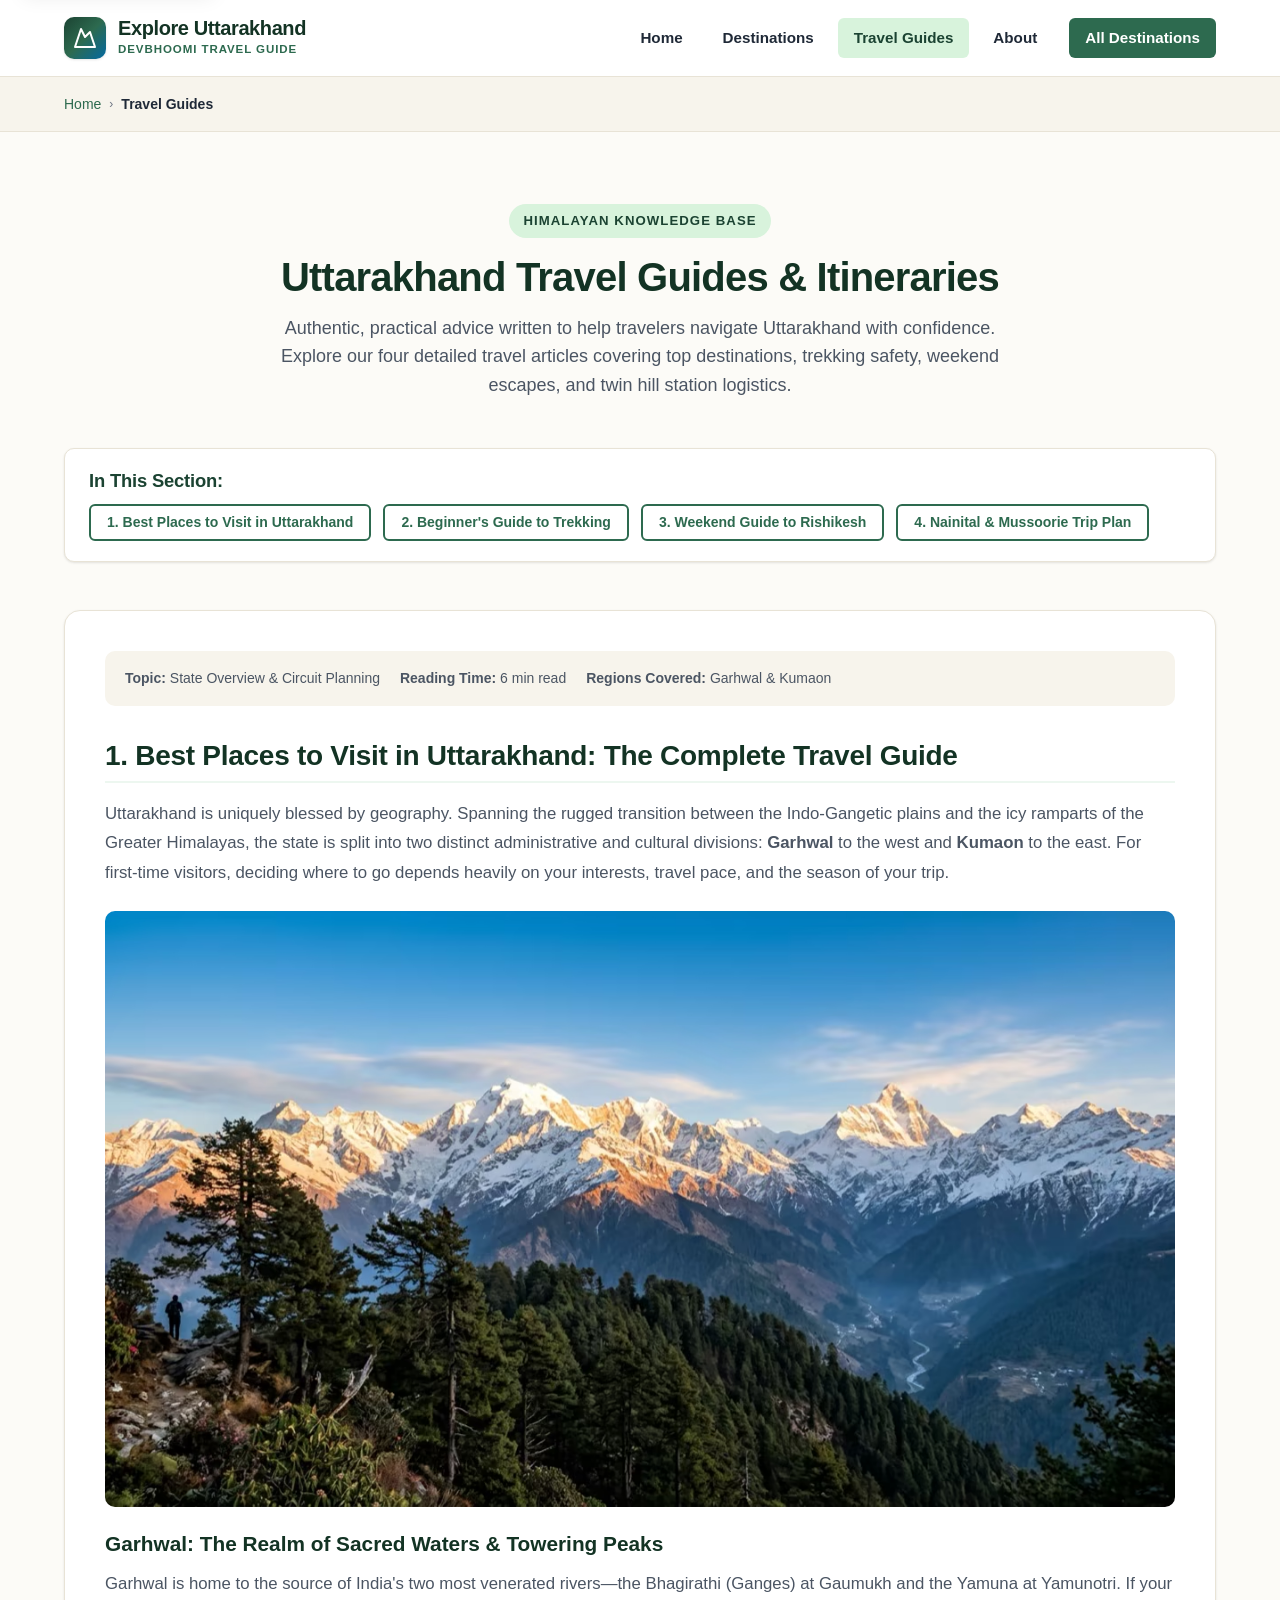
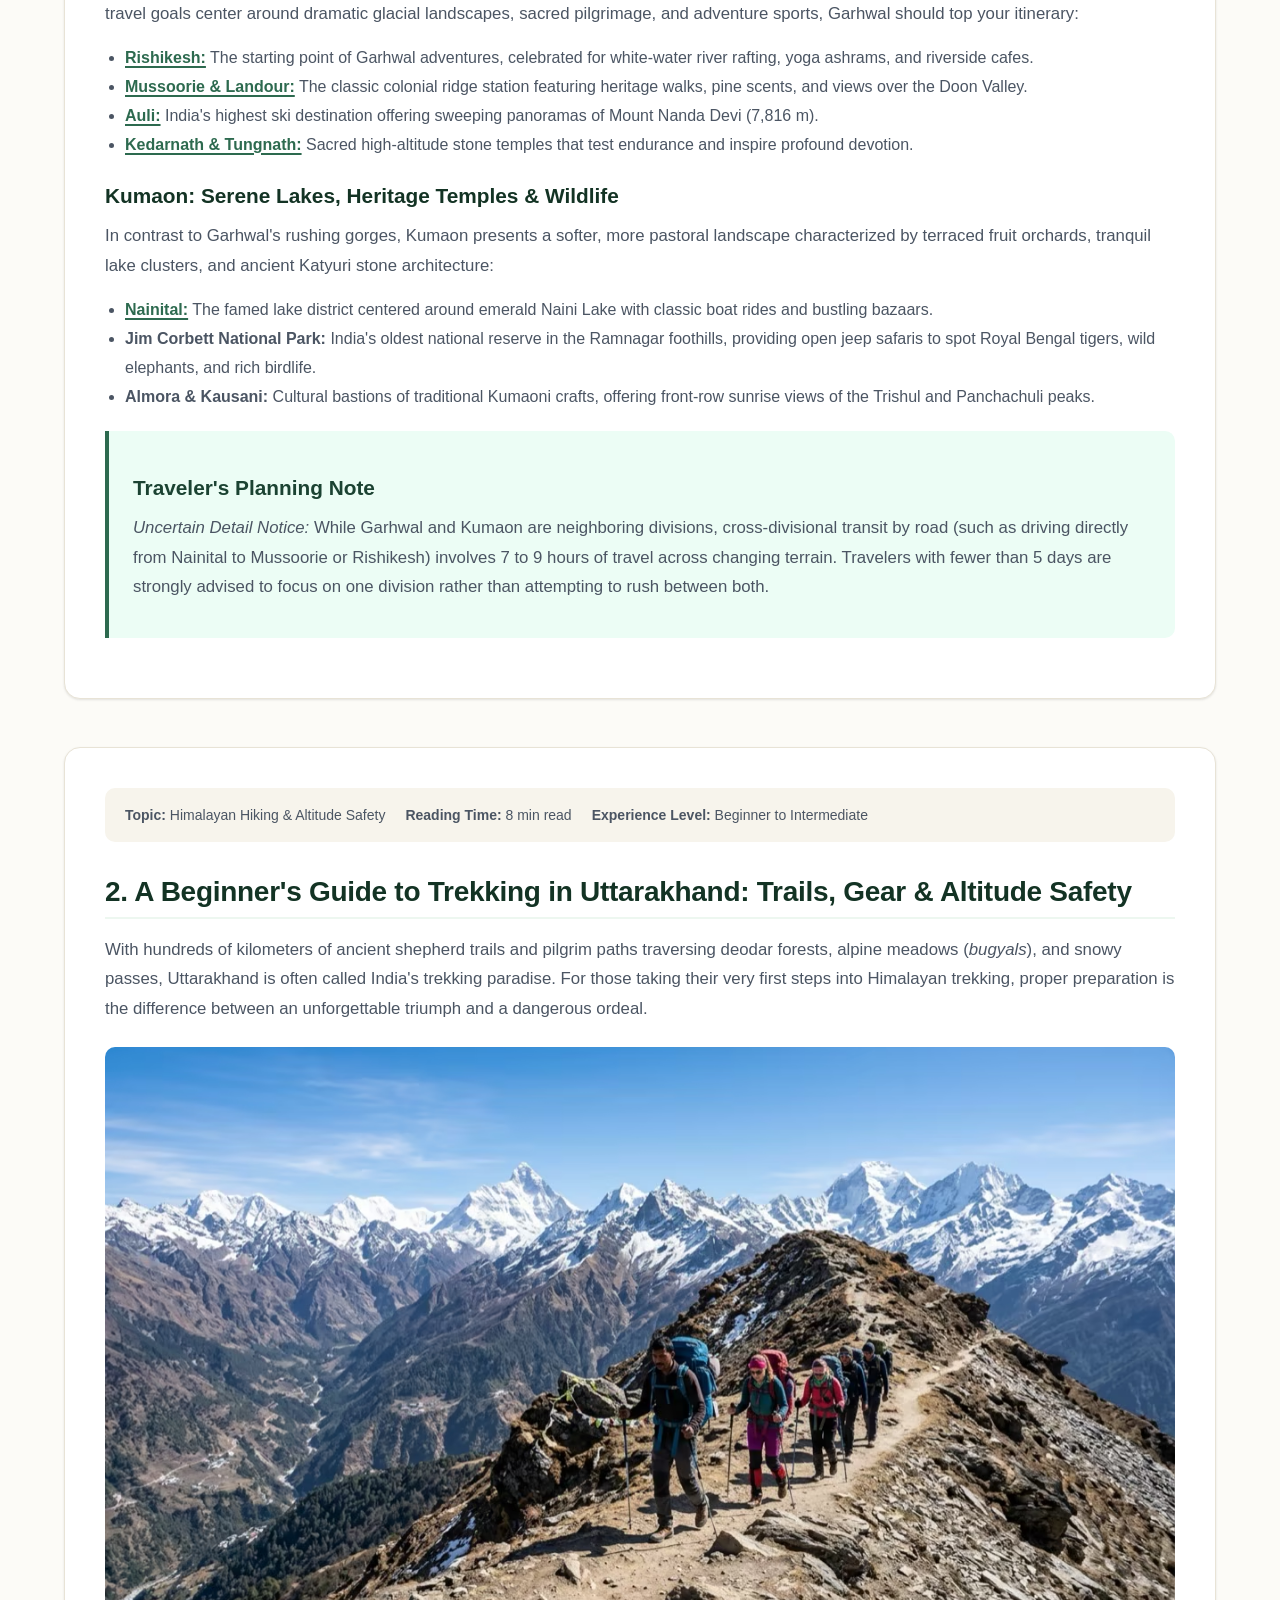
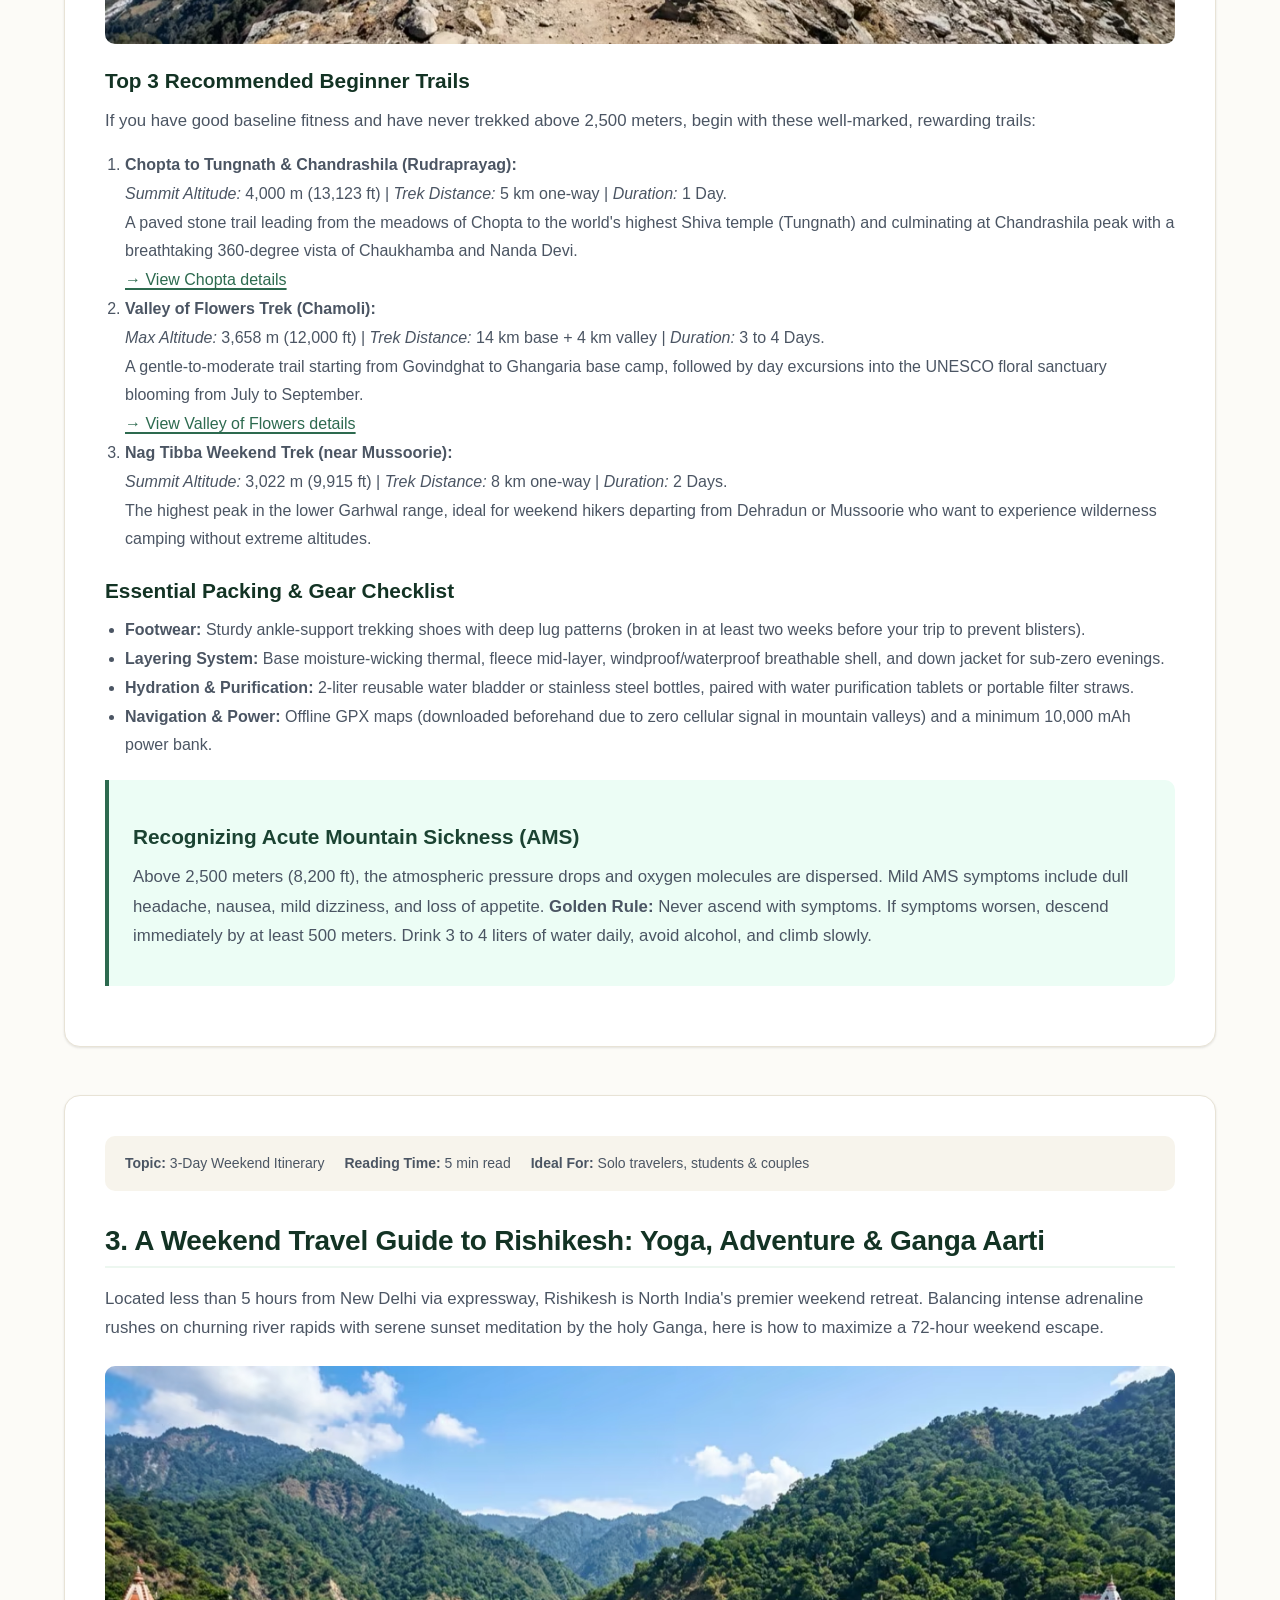
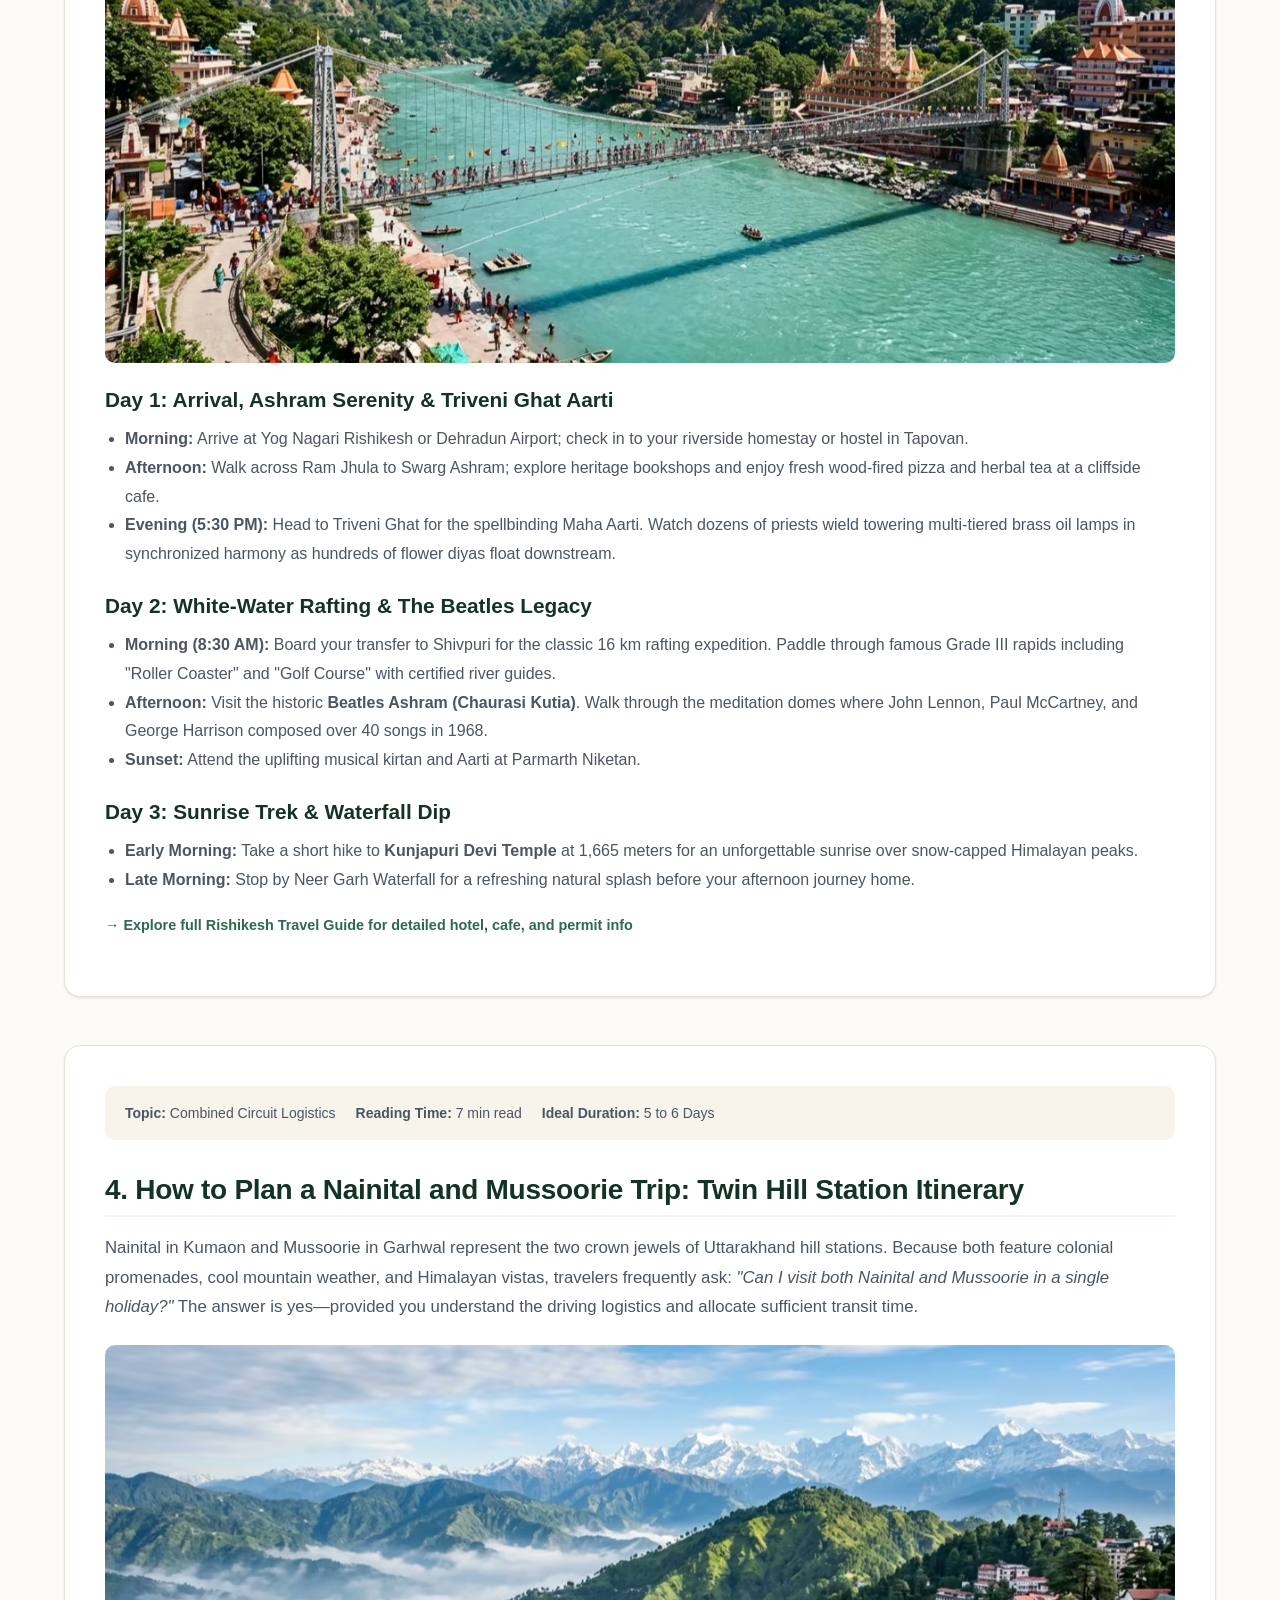
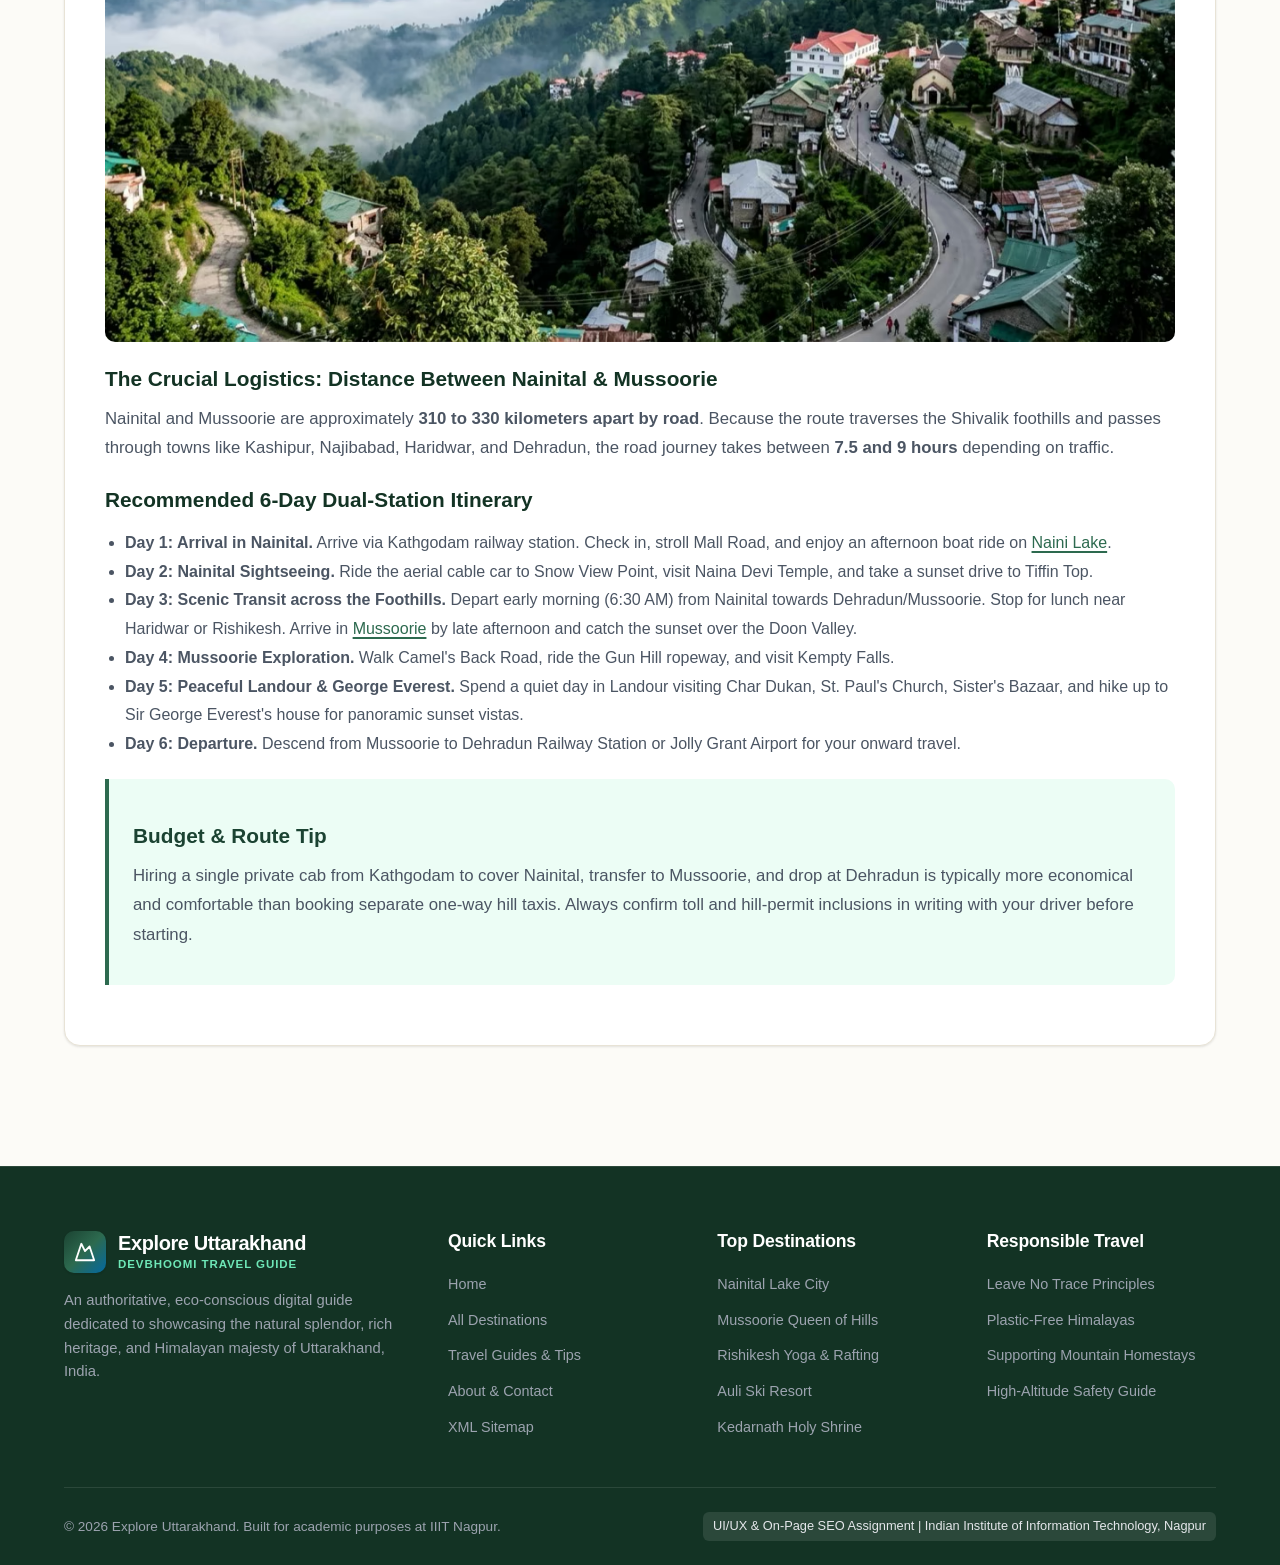
<file: travel-guides.html>
<!DOCTYPE html>
<html lang="en">
<head>
  <meta charset="UTF-8">
  <meta name="viewport" content="width=device-width, initial-scale=1.0">

  <!-- Primary SEO Meta Tags -->
  <title>Uttarakhand Travel Guides | Itineraries, Trekking Routes & Trip Planning</title>
  <meta name="description" content="In-depth travel guides for Uttarakhand: Best places to visit, beginner trekking handbook, weekend Rishikesh itinerary, and Nainital-Mussoorie route planning.">
  <meta name="keywords" content="Uttarakhand travel guides, trekking in Uttarakhand for beginners, Rishikesh weekend itinerary, Nainital Mussoorie trip plan, best places to visit in Uttarakhand">
  <meta name="author" content="Explore Uttarakhand Academic Project Team, IIIT Nagpur">
  <meta name="robots" content="index, follow">

  <!-- Canonical URL -->
  <link rel="canonical" href="https://explore-uttarakhand-guide.netlify.app/travel-guides.html">

  <!-- Open Graph Meta Tags -->
  <meta property="og:type" content="article">
  <meta property="og:site_name" content="Explore Uttarakhand">
  <meta property="og:url" content="https://explore-uttarakhand-guide.netlify.app/travel-guides.html">
  <meta property="og:title" content="Uttarakhand Travel Guides | Itineraries & Trekking Advice">
  <meta property="og:description" content="Expert-crafted travel itineraries and route plans for trekking, weekend getaways, and twin hill station adventures in Uttarakhand.">
  <meta property="og:image" content="https://explore-uttarakhand-guide.netlify.app/images/guide-trekking-himalayas.jpg">
  <meta property="og:locale" content="en_IN">

  <!-- Twitter Card Meta Tags -->
  <meta name="twitter:card" content="summary_large_image">
  <meta name="twitter:title" content="Uttarakhand Travel Guides & Itineraries">
  <meta name="twitter:description" content="In-depth guides for trekking, weekend getaways, and hill stations across Uttarakhand.">
  <meta name="twitter:image" content="https://explore-uttarakhand-guide.netlify.app/images/guide-trekking-himalayas.jpg">

  <!-- Stylesheet -->
  <link rel="stylesheet" href="css/style.css">

  <!-- Structured Data: BreadcrumbList & Article JSON-LD -->
  <script type="application/ld+json">
  {
    "@context": "https://schema.org",
    "@graph": [
      {
        "@type": "BreadcrumbList",
        "itemListElement": [
          {
            "@type": "ListItem",
            "position": 1,
            "name": "Home",
            "item": "https://explore-uttarakhand-guide.netlify.app/"
          },
          {
            "@type": "ListItem",
            "position": 2,
            "name": "Travel Guides",
            "item": "https://explore-uttarakhand-guide.netlify.app/travel-guides.html"
          }
        ]
      },
      {
        "@type": "Article",
        "@id": "https://explore-uttarakhand-guide.netlify.app/travel-guides.html#trekking-guide",
        "headline": "A Beginner's Guide to Trekking in Uttarakhand: Trails, Gear & Altitude Safety",
        "image": "https://explore-uttarakhand-guide.netlify.app/images/guide-trekking-himalayas.jpg",
        "datePublished": "2026-03-15T08:00:00+05:30",
        "dateModified": "2026-10-28T12:00:00+05:30",
        "author": {
          "@type": "Organization",
          "name": "Explore Uttarakhand Editorial Team"
        },
        "publisher": {
          "@type": "Organization",
          "name": "Explore Uttarakhand",
          "logo": {
            "@type": "ImageObject",
            "url": "https://explore-uttarakhand-guide.netlify.app/images/hero-himalayas.jpg"
          }
        },
        "description": "Essential trekking manual for novice hikers in the Garhwal and Kumaon Himalayas, covering top entry-level trails, gear checklists, and AMS prevention."
      }
    ]
  }
  </script>
</head>
<body>
  <!-- Accessible Skip Link -->
  <a href="#main-content" class="skip-link">Skip to main content</a>

  <!-- Header -->
  <header class="site-header">
    <div class="container navbar">
      <a href="index.html" class="brand-logo" aria-label="Explore Uttarakhand Homepage">
        <div class="brand-emblem" aria-hidden="true">
          <svg width="24" height="24" viewBox="0 0 24 24" fill="none" stroke="currentColor" stroke-width="2" stroke-linecap="round" stroke-linejoin="round">
            <path d="m8 3 4 8 5-5 5 15H2L8 3z"></path>
          </svg>
        </div>
        <div class="brand-text">
          <span class="brand-title">Explore Uttarakhand</span>
          <span class="brand-subtitle">Devbhoomi Travel Guide</span>
        </div>
      </a>

      <button class="nav-toggle" aria-label="Toggle navigation menu" aria-expanded="false" aria-controls="primaryNavigation">
        <svg width="24" height="24" viewBox="0 0 24 24" fill="none" stroke="currentColor" stroke-width="2" stroke-linecap="round" stroke-linejoin="round">
          <line x1="3" y1="12" x2="21" y2="12"></line>
          <line x1="3" y1="6" x2="21" y2="6"></line>
          <line x1="3" y1="18" x2="21" y2="18"></line>
        </svg>
      </button>

      <nav id="primaryNavigation" aria-label="Primary Site Navigation">
        <ul class="nav-menu">
          <li><a href="index.html" class="nav-link">Home</a></li>
          <li><a href="destinations.html" class="nav-link">Destinations</a></li>
          <li><a href="travel-guides.html" class="nav-link active" aria-current="page">Travel Guides</a></li>
          <li><a href="about.html" class="nav-link">About</a></li>
          <li><a href="destinations.html" class="nav-link nav-cta">All Destinations</a></li>
        </ul>
      </nav>
    </div>
  </header>

  <!-- Breadcrumbs -->
  <nav class="breadcrumb" aria-label="Breadcrumb Trail">
    <div class="container">
      <ol class="breadcrumb-list">
        <li class="breadcrumb-item"><a href="index.html">Home</a></li>
        <li class="breadcrumb-separator" aria-hidden="true">&rsaquo;</li>
        <li class="breadcrumb-item" aria-current="page">Travel Guides</li>
      </ol>
    </div>
  </nav>

  <!-- Main Landmark -->
  <main id="main-content">
    <section class="section">
      <div class="container">
        
        <!-- Header -->
        <div class="section-header">
          <span class="section-badge">Himalayan Knowledge Base</span>
          <h1>Uttarakhand Travel Guides & Itineraries</h1>
          <p>
            Authentic, practical advice written to help travelers navigate Uttarakhand with confidence. Explore our four detailed travel articles covering top destinations, trekking safety, weekend escapes, and twin hill station logistics.
          </p>
        </div>

        <!-- Quick Table of Contents / Anchors -->
        <div style="background: var(--color-white); border: 1px solid var(--color-cream-border); border-radius: var(--radius-md); padding: 20px 24px; margin-bottom: 48px; box-shadow: var(--shadow-sm);">
          <h2 style="font-size: 1.15rem; margin-bottom: 12px; color: var(--color-forest-deep);">In This Section:</h2>
          <div style="display: flex; flex-wrap: wrap; gap: 12px;">
            <a href="#best-places" class="btn btn-outline btn-sm">1. Best Places to Visit in Uttarakhand</a>
            <a href="#trekking-guide" class="btn btn-outline btn-sm">2. Beginner's Guide to Trekking</a>
            <a href="#rishikesh-weekend-guide" class="btn btn-outline btn-sm">3. Weekend Guide to Rishikesh</a>
            <a href="#nainital-mussoorie-itinerary" class="btn btn-outline btn-sm">4. Nainital & Mussoorie Trip Plan</a>
          </div>
        </div>

        <!-- ==========================================================================
             ARTICLE 1: Best Places to Visit in Uttarakhand
             ========================================================================== -->
        <article class="guide-full-article" id="best-places">
          <div class="article-info-banner">
            <span><strong>Topic:</strong> State Overview & Circuit Planning</span>
            <span><strong>Reading Time:</strong> 6 min read</span>
            <span><strong>Regions Covered:</strong> Garhwal & Kumaon</span>
          </div>

          <h2>1. Best Places to Visit in Uttarakhand: The Complete Travel Guide</h2>
          <p>
            Uttarakhand is uniquely blessed by geography. Spanning the rugged transition between the Indo-Gangetic plains and the icy ramparts of the Greater Himalayas, the state is split into two distinct administrative and cultural divisions: <strong>Garhwal</strong> to the west and <strong>Kumaon</strong> to the east. For first-time visitors, deciding where to go depends heavily on your interests, travel pace, and the season of your trip.
          </p>

          <div style="margin: 24px 0;">
            <picture>
              <source type="image/avif"
                      srcset="images/hero-himalayas-600w.avif 600w, images/hero-himalayas.avif 1200w"
                      sizes="(max-width: 768px) 100vw, 860px">
              <source type="image/jpeg"
                      srcset="images/hero-himalayas-600w.jpg 600w, images/hero-himalayas.jpg 1200w"
                      sizes="(max-width: 768px) 100vw, 860px">
              <img src="images/hero-himalayas.jpg"
                   srcset="images/hero-himalayas-600w.jpg 600w, images/hero-himalayas.jpg 1200w"
                   sizes="(max-width: 768px) 100vw, 860px"
                   alt="Majestic panoramic view of snow-covered Greater Himalayan range in Uttarakhand at sunrise"
                   width="1200"
                   height="675"
                   loading="lazy"
                   style="border-radius: var(--radius-md);">
            </picture>
          </div>

          <h3>Garhwal: The Realm of Sacred Waters & Towering Peaks</h3>
          <p>
            Garhwal is home to the source of India's two most venerated rivers—the Bhagirathi (Ganges) at Gaumukh and the Yamuna at Yamunotri. If your travel goals center around dramatic glacial landscapes, sacred pilgrimage, and adventure sports, Garhwal should top your itinerary:
          </p>
          <ul style="padding-left: 20px; line-height: 1.8; color: var(--color-text-muted); margin-bottom: 16px;">
            <li><strong><a href="rishikesh.html">Rishikesh:</a></strong> The starting point of Garhwal adventures, celebrated for white-water river rafting, yoga ashrams, and riverside cafes.</li>
            <li><strong><a href="mussoorie.html">Mussoorie & Landour:</a></strong> The classic colonial ridge station featuring heritage walks, pine scents, and views over the Doon Valley.</li>
            <li><strong><a href="destination-details.html?id=auli">Auli:</a></strong> India's highest ski destination offering sweeping panoramas of Mount Nanda Devi (7,816 m).</li>
            <li><strong><a href="destination-details.html?id=kedarnath">Kedarnath & Tungnath:</a></strong> Sacred high-altitude stone temples that test endurance and inspire profound devotion.</li>
          </ul>

          <h3>Kumaon: Serene Lakes, Heritage Temples & Wildlife</h3>
          <p>
            In contrast to Garhwal's rushing gorges, Kumaon presents a softer, more pastoral landscape characterized by terraced fruit orchards, tranquil lake clusters, and ancient Katyuri stone architecture:
          </p>
          <ul style="padding-left: 20px; line-height: 1.8; color: var(--color-text-muted); margin-bottom: 16px;">
            <li><strong><a href="nainital.html">Nainital:</a></strong> The famed lake district centered around emerald Naini Lake with classic boat rides and bustling bazaars.</li>
            <li><strong>Jim Corbett National Park:</strong> India's oldest national reserve in the Ramnagar foothills, providing open jeep safaris to spot Royal Bengal tigers, wild elephants, and rich birdlife.</li>
            <li><strong>Almora & Kausani:</strong> Cultural bastions of traditional Kumaoni crafts, offering front-row sunrise views of the Trishul and Panchachuli peaks.</li>
          </ul>

          <div class="tips-box">
            <h3>Traveler's Planning Note</h3>
            <p>
              <em>Uncertain Detail Notice:</em> While Garhwal and Kumaon are neighboring divisions, cross-divisional transit by road (such as driving directly from Nainital to Mussoorie or Rishikesh) involves 7 to 9 hours of travel across changing terrain. Travelers with fewer than 5 days are strongly advised to focus on one division rather than attempting to rush between both.
            </p>
          </div>
        </article>

        <!-- ==========================================================================
             ARTICLE 2: Beginner's Guide to Trekking
             ========================================================================== -->
        <article class="guide-full-article" id="trekking-guide">
          <div class="article-info-banner">
            <span><strong>Topic:</strong> Himalayan Hiking & Altitude Safety</span>
            <span><strong>Reading Time:</strong> 8 min read</span>
            <span><strong>Experience Level:</strong> Beginner to Intermediate</span>
          </div>

          <h2>2. A Beginner's Guide to Trekking in Uttarakhand: Trails, Gear & Altitude Safety</h2>
          <p>
            With hundreds of kilometers of ancient shepherd trails and pilgrim paths traversing deodar forests, alpine meadows (<em>bugyals</em>), and snowy passes, Uttarakhand is often called India's trekking paradise. For those taking their very first steps into Himalayan trekking, proper preparation is the difference between an unforgettable triumph and a dangerous ordeal.
          </p>

          <div style="margin: 24px 0;">
            <picture>
              <source type="image/avif"
                      srcset="images/guide-trekking-himalayas-600w.avif 600w, images/guide-trekking-himalayas.avif 1200w"
                      sizes="(max-width: 768px) 100vw, 860px">
              <source type="image/jpeg"
                      srcset="images/guide-trekking-himalayas-600w.jpg 600w, images/guide-trekking-himalayas.jpg 1200w"
                      sizes="(max-width: 768px) 100vw, 860px">
              <img src="images/guide-trekking-himalayas.jpg"
                   srcset="images/guide-trekking-himalayas-600w.jpg 600w, images/guide-trekking-himalayas.jpg 1200w"
                   sizes="(max-width: 768px) 100vw, 860px"
                   alt="A group of backpackers and trekkers hiking along a high altitude mountain ridge trail in the Himalayas of Uttarakhand"
                   width="1200"
                   height="675"
                   loading="lazy"
                   style="border-radius: var(--radius-md);">
            </picture>
          </div>

          <h3>Top 3 Recommended Beginner Trails</h3>
          <p>
            If you have good baseline fitness and have never trekked above 2,500 meters, begin with these well-marked, rewarding trails:
          </p>
          <ol style="padding-left: 20px; line-height: 1.8; color: var(--color-text-muted); margin-bottom: 20px;">
            <li>
              <strong>Chopta to Tungnath & Chandrashila (Rudraprayag):</strong>
              <br>
              <em>Summit Altitude:</em> 4,000 m (13,123 ft) | <em>Trek Distance:</em> 5 km one-way | <em>Duration:</em> 1 Day.
              <br>
              A paved stone trail leading from the meadows of Chopta to the world's highest Shiva temple (Tungnath) and culminating at Chandrashila peak with a breathtaking 360-degree vista of Chaukhamba and Nanda Devi.
              <br>
              <a href="destination-details.html?id=chopta">&rarr; View Chopta details</a>
            </li>
            <li>
              <strong>Valley of Flowers Trek (Chamoli):</strong>
              <br>
              <em>Max Altitude:</em> 3,658 m (12,000 ft) | <em>Trek Distance:</em> 14 km base + 4 km valley | <em>Duration:</em> 3 to 4 Days.
              <br>
              A gentle-to-moderate trail starting from Govindghat to Ghangaria base camp, followed by day excursions into the UNESCO floral sanctuary blooming from July to September.
              <br>
              <a href="destination-details.html?id=valley-of-flowers">&rarr; View Valley of Flowers details</a>
            </li>
            <li>
              <strong>Nag Tibba Weekend Trek (near Mussoorie):</strong>
              <br>
              <em>Summit Altitude:</em> 3,022 m (9,915 ft) | <em>Trek Distance:</em> 8 km one-way | <em>Duration:</em> 2 Days.
              <br>
              The highest peak in the lower Garhwal range, ideal for weekend hikers departing from Dehradun or Mussoorie who want to experience wilderness camping without extreme altitudes.
            </li>
          </ol>

          <h3>Essential Packing & Gear Checklist</h3>
          <ul style="padding-left: 20px; line-height: 1.8; color: var(--color-text-muted); margin-bottom: 20px;">
            <li><strong>Footwear:</strong> Sturdy ankle-support trekking shoes with deep lug patterns (broken in at least two weeks before your trip to prevent blisters).</li>
            <li><strong>Layering System:</strong> Base moisture-wicking thermal, fleece mid-layer, windproof/waterproof breathable shell, and down jacket for sub-zero evenings.</li>
            <li><strong>Hydration & Purification:</strong> 2-liter reusable water bladder or stainless steel bottles, paired with water purification tablets or portable filter straws.</li>
            <li><strong>Navigation & Power:</strong> Offline GPX maps (downloaded beforehand due to zero cellular signal in mountain valleys) and a minimum 10,000 mAh power bank.</li>
          </ul>

          <div class="tips-box">
            <h3>Recognizing Acute Mountain Sickness (AMS)</h3>
            <p>
              Above 2,500 meters (8,200 ft), the atmospheric pressure drops and oxygen molecules are dispersed. Mild AMS symptoms include dull headache, nausea, mild dizziness, and loss of appetite. <strong>Golden Rule:</strong> Never ascend with symptoms. If symptoms worsen, descend immediately by at least 500 meters. Drink 3 to 4 liters of water daily, avoid alcohol, and climb slowly.
            </p>
          </div>
        </article>

        <!-- ==========================================================================
             ARTICLE 3: Weekend Travel Guide to Rishikesh
             ========================================================================== -->
        <article class="guide-full-article" id="rishikesh-weekend-guide">
          <div class="article-info-banner">
            <span><strong>Topic:</strong> 3-Day Weekend Itinerary</span>
            <span><strong>Reading Time:</strong> 5 min read</span>
            <span><strong>Ideal For:</strong> Solo travelers, students & couples</span>
          </div>

          <h2>3. A Weekend Travel Guide to Rishikesh: Yoga, Adventure & Ganga Aarti</h2>
          <p>
            Located less than 5 hours from New Delhi via expressway, Rishikesh is North India's premier weekend retreat. Balancing intense adrenaline rushes on churning river rapids with serene sunset meditation by the holy Ganga, here is how to maximize a 72-hour weekend escape.
          </p>

          <div style="margin: 24px 0;">
            <picture>
              <source type="image/avif"
                      srcset="images/destination-rishikesh-ganga-600w.avif 600w, images/destination-rishikesh-ganga.avif 1200w"
                      sizes="(max-width: 768px) 100vw, 860px">
              <source type="image/jpeg"
                      srcset="images/destination-rishikesh-ganga-600w.jpg 600w, images/destination-rishikesh-ganga.jpg 1200w"
                      sizes="(max-width: 768px) 100vw, 860px">
              <img src="images/destination-rishikesh-ganga.jpg"
                   srcset="images/destination-rishikesh-ganga-600w.jpg 600w, images/destination-rishikesh-ganga.jpg 1200w"
                   sizes="(max-width: 768px) 100vw, 860px"
                   alt="Rishikesh suspension bridge over turquoise river Ganga with evening lights and temples"
                   width="1200"
                   height="675"
                   loading="lazy"
                   style="border-radius: var(--radius-md);">
            </picture>
          </div>

          <h3>Day 1: Arrival, Ashram Serenity & Triveni Ghat Aarti</h3>
          <ul style="padding-left: 20px; line-height: 1.8; color: var(--color-text-muted); margin-bottom: 16px;">
            <li><strong>Morning:</strong> Arrive at Yog Nagari Rishikesh or Dehradun Airport; check in to your riverside homestay or hostel in Tapovan.</li>
            <li><strong>Afternoon:</strong> Walk across Ram Jhula to Swarg Ashram; explore heritage bookshops and enjoy fresh wood-fired pizza and herbal tea at a cliffside cafe.</li>
            <li><strong>Evening (5:30 PM):</strong> Head to Triveni Ghat for the spellbinding Maha Aarti. Watch dozens of priests wield towering multi-tiered brass oil lamps in synchronized harmony as hundreds of flower diyas float downstream.</li>
          </ul>

          <h3>Day 2: White-Water Rafting & The Beatles Legacy</h3>
          <ul style="padding-left: 20px; line-height: 1.8; color: var(--color-text-muted); margin-bottom: 16px;">
            <li><strong>Morning (8:30 AM):</strong> Board your transfer to Shivpuri for the classic 16 km rafting expedition. Paddle through famous Grade III rapids including "Roller Coaster" and "Golf Course" with certified river guides.</li>
            <li><strong>Afternoon:</strong> Visit the historic <strong>Beatles Ashram (Chaurasi Kutia)</strong>. Walk through the meditation domes where John Lennon, Paul McCartney, and George Harrison composed over 40 songs in 1968.</li>
            <li><strong>Sunset:</strong> Attend the uplifting musical kirtan and Aarti at Parmarth Niketan.</li>
          </ul>

          <h3>Day 3: Sunrise Trek & Waterfall Dip</h3>
          <ul style="padding-left: 20px; line-height: 1.8; color: var(--color-text-muted); margin-bottom: 16px;">
            <li><strong>Early Morning:</strong> Take a short hike to <strong>Kunjapuri Devi Temple</strong> at 1,665 meters for an unforgettable sunrise over snow-capped Himalayan peaks.</li>
            <li><strong>Late Morning:</strong> Stop by Neer Garh Waterfall for a refreshing natural splash before your afternoon journey home.</li>
          </ul>

          <p>
            <a href="rishikesh.html" class="destination-link-btn">&rarr; Explore full Rishikesh Travel Guide for detailed hotel, cafe, and permit info</a>
          </p>
        </article>

        <!-- ==========================================================================
             ARTICLE 4: How to Plan a Nainital and Mussoorie Trip
             ========================================================================== -->
        <article class="guide-full-article" id="nainital-mussoorie-itinerary">
          <div class="article-info-banner">
            <span><strong>Topic:</strong> Combined Circuit Logistics</span>
            <span><strong>Reading Time:</strong> 7 min read</span>
            <span><strong>Ideal Duration:</strong> 5 to 6 Days</span>
          </div>

          <h2>4. How to Plan a Nainital and Mussoorie Trip: Twin Hill Station Itinerary</h2>
          <p>
            Nainital in Kumaon and Mussoorie in Garhwal represent the two crown jewels of Uttarakhand hill stations. Because both feature colonial promenades, cool mountain weather, and Himalayan vistas, travelers frequently ask: <em>"Can I visit both Nainital and Mussoorie in a single holiday?"</em> The answer is yes—provided you understand the driving logistics and allocate sufficient transit time.
          </p>

          <div style="margin: 24px 0;">
            <picture>
              <source type="image/avif"
                      srcset="images/destination-mussoorie-hills-600w.avif 600w, images/destination-mussoorie-hills.avif 1200w"
                      sizes="(max-width: 768px) 100vw, 860px">
              <source type="image/jpeg"
                      srcset="images/destination-mussoorie-hills-600w.jpg 600w, images/destination-mussoorie-hills.jpg 1200w"
                      sizes="(max-width: 768px) 100vw, 860px">
              <img src="images/destination-mussoorie-hills.jpg"
                   srcset="images/destination-mussoorie-hills-600w.jpg 600w, images/destination-mussoorie-hills.jpg 1200w"
                   sizes="(max-width: 768px) 100vw, 860px"
                   alt="Rolling green pine hills and scenic viewpoints of Mussoorie hill station"
                   width="1200"
                   height="675"
                   loading="lazy"
                   style="border-radius: var(--radius-md);">
            </picture>
          </div>

          <h3>The Crucial Logistics: Distance Between Nainital & Mussoorie</h3>
          <p>
            Nainital and Mussoorie are approximately <strong>310 to 330 kilometers apart by road</strong>. Because the route traverses the Shivalik foothills and passes through towns like Kashipur, Najibabad, Haridwar, and Dehradun, the road journey takes between <strong>7.5 and 9 hours</strong> depending on traffic.
          </p>

          <h3>Recommended 6-Day Dual-Station Itinerary</h3>
          <div style="margin-top: 16px;">
            <ul style="padding-left: 20px; line-height: 1.8; color: var(--color-text-muted);">
              <li><strong>Day 1: Arrival in Nainital.</strong> Arrive via Kathgodam railway station. Check in, stroll Mall Road, and enjoy an afternoon boat ride on <a href="nainital.html">Naini Lake</a>.</li>
              <li><strong>Day 2: Nainital Sightseeing.</strong> Ride the aerial cable car to Snow View Point, visit Naina Devi Temple, and take a sunset drive to Tiffin Top.</li>
              <li><strong>Day 3: Scenic Transit across the Foothills.</strong> Depart early morning (6:30 AM) from Nainital towards Dehradun/Mussoorie. Stop for lunch near Haridwar or Rishikesh. Arrive in <a href="mussoorie.html">Mussoorie</a> by late afternoon and catch the sunset over the Doon Valley.</li>
              <li><strong>Day 4: Mussoorie Exploration.</strong> Walk Camel's Back Road, ride the Gun Hill ropeway, and visit Kempty Falls.</li>
              <li><strong>Day 5: Peaceful Landour & George Everest.</strong> Spend a quiet day in Landour visiting Char Dukan, St. Paul's Church, Sister's Bazaar, and hike up to Sir George Everest's house for panoramic sunset vistas.</li>
              <li><strong>Day 6: Departure.</strong> Descend from Mussoorie to Dehradun Railway Station or Jolly Grant Airport for your onward travel.</li>
            </ul>
          </div>

          <div class="tips-box">
            <h3>Budget & Route Tip</h3>
            <p>
              Hiring a single private cab from Kathgodam to cover Nainital, transfer to Mussoorie, and drop at Dehradun is typically more economical and comfortable than booking separate one-way hill taxis. Always confirm toll and hill-permit inclusions in writing with your driver before starting.
            </p>
          </div>
        </article>

      </div>
    </section>
  </main>

  <!-- Global Footer -->
  <footer class="site-footer">
    <div class="container">
      <div class="footer-grid">
        <div class="footer-col">
          <div class="brand-logo" style="margin-bottom: 16px;">
            <div class="brand-emblem" aria-hidden="true">
              <svg width="22" height="22" viewBox="0 0 24 24" fill="none" stroke="currentColor" stroke-width="2" stroke-linecap="round" stroke-linejoin="round">
                <path d="m8 3 4 8 5-5 5 15H2L8 3z"></path>
              </svg>
            </div>
            <div class="brand-text">
              <span class="brand-title" style="color: white;">Explore Uttarakhand</span>
              <span class="brand-subtitle" style="color: #6ee7b7;">Devbhoomi Travel Guide</span>
            </div>
          </div>
          <p>
            An authoritative, eco-conscious digital guide dedicated to showcasing the natural splendor, rich heritage, and Himalayan majesty of Uttarakhand, India.
          </p>
        </div>

        <div class="footer-col">
          <h3>Quick Links</h3>
          <ul class="footer-links">
            <li><a href="index.html">Home</a></li>
            <li><a href="destinations.html">All Destinations</a></li>
            <li><a href="travel-guides.html">Travel Guides & Tips</a></li>
            <li><a href="about.html">About & Contact</a></li>
            <li><a href="sitemap.xml">XML Sitemap</a></li>
          </ul>
        </div>

        <div class="footer-col">
          <h3>Top Destinations</h3>
          <ul class="footer-links">
            <li><a href="nainital.html">Nainital Lake City</a></li>
            <li><a href="mussoorie.html">Mussoorie Queen of Hills</a></li>
            <li><a href="rishikesh.html">Rishikesh Yoga & Rafting</a></li>
            <li><a href="destination-details.html?id=auli">Auli Ski Resort</a></li>
            <li><a href="destination-details.html?id=kedarnath">Kedarnath Holy Shrine</a></li>
          </ul>
        </div>

        <div class="footer-col">
          <h3>Responsible Travel</h3>
          <ul class="footer-links">
            <li><a href="about.html#responsible-tourism">Leave No Trace Principles</a></li>
            <li><a href="about.html#responsible-tourism">Plastic-Free Himalayas</a></li>
            <li><a href="about.html#responsible-tourism">Supporting Mountain Homestays</a></li>
            <li><a href="travel-guides.html#trekking-guide">High-Altitude Safety Guide</a></li>
          </ul>
        </div>
      </div>

      <div class="footer-bottom">
        <div>
          &copy; 2026 Explore Uttarakhand. Built for academic purposes at IIIT Nagpur.
        </div>
        <div class="footer-academic-badge">
          UI/UX & On-Page SEO Assignment | Indian Institute of Information Technology, Nagpur
        </div>
      </div>
    </div>
  </footer>

  <script src="js/script.js" defer></script>
</body>
</html>
</file>
<file: css/style.css>
/* ==========================================================================
   Explore Uttarakhand — Main Stylesheet
   Designed for UI/UX & Technical On-Page SEO
   Color Palette: Forest Green, Sky Blue, Warm Cream, Pure White
   ========================================================================== */

/* --- Design Tokens & CSS Variables --- */
:root {
  /* Color Palette */
  --color-forest-dark: #133324;
  --color-forest-deep: #1b4332;
  --color-forest-primary: #2d6a4f;
  --color-forest-light: #40916c;
  --color-forest-soft: #d8f3dc;
  --color-forest-subtle: #edf7f0;

  --color-sky-deep: #0369a1;
  --color-sky-primary: #0284c7;
  --color-sky-light: #e0f2fe;
  --color-sky-soft: #f0f9ff;

  --color-cream-bg: #fcfbf7;
  --color-cream-surface: #f7f4ec;
  --color-cream-card: #ffffff;
  --color-cream-border: #e8e3d6;

  --color-text-main: #1f2937;
  --color-text-muted: #4b5563;
  --color-text-light: #6b7280;
  --color-white: #ffffff;

  --color-gold: #b45309;
  --color-gold-soft: #fef3c7;
  --color-danger: #b91c1c;
  --color-success: #15803d;

  /* Typography */
  --font-sans: -apple-system, BlinkMacSystemFont, "Segoe UI", Roboto, "Helvetica Neue", Arial, sans-serif;
  --font-serif: Georgia, "Times New Roman", Times, serif;

  /* Elevation Shadows */
  --shadow-sm: 0 1px 3px rgba(0, 0, 0, 0.07), 0 1px 2px rgba(0, 0, 0, 0.04);
  --shadow-md: 0 4px 8px -1px rgba(0, 0, 0, 0.08), 0 2px 4px -2px rgba(0, 0, 0, 0.04);
  --shadow-lg: 0 10px 20px -3px rgba(0, 0, 0, 0.08), 0 4px 6px -4px rgba(0, 0, 0, 0.03);
  --shadow-xl: 0 20px 30px -5px rgba(0, 0, 0, 0.1), 0 8px 10px -6px rgba(0, 0, 0, 0.04);

  /* Border Radii */
  --radius-sm: 6px;
  --radius-md: 10px;
  --radius-lg: 16px;
  --radius-full: 9999px;

  /* Layout */
  --max-width: 1200px;
  --header-height: 76px;
  --transition-fast: 150ms ease;
  --transition-normal: 250ms ease;
}

/* --- Reset & Global Box Sizing --- */
*, *::before, *::after {
  box-sizing: border-box;
  margin: 0;
  padding: 0;
}

html {
  font-size: 16px;
  line-height: 1.6;
  scroll-behavior: smooth;
  -webkit-text-size-adjust: 100%;
}

body {
  font-family: var(--font-sans);
  color: var(--color-text-main);
  background-color: var(--color-cream-bg);
  min-height: 100vh;
  display: flex;
  flex-direction: column;
  overflow-x: hidden;
}

/* --- Accessibility: Skip to Content & Focus Styles --- */
.skip-link {
  position: absolute;
  top: -60px;
  left: 20px;
  background: var(--color-forest-dark);
  color: var(--color-white);
  padding: 12px 20px;
  z-index: 9999;
  border-radius: var(--radius-sm);
  text-decoration: none;
  font-weight: 600;
  box-shadow: var(--shadow-lg);
  transition: top var(--transition-fast);
}

.skip-link:focus {
  top: 15px;
}

:focus-visible {
  outline: 3px solid var(--color-sky-primary);
  outline-offset: 3px;
}

/* --- Typography Hierarchy (SEO & Accessibility) --- */
h1, h2, h3, h4, h5, h6 {
  color: var(--color-forest-dark);
  font-weight: 700;
  line-height: 1.25;
  margin-bottom: 0.75rem;
}

h1 {
  font-size: 2.5rem;
  letter-spacing: -0.02em;
}

h2 {
  font-size: 2rem;
  letter-spacing: -0.01em;
}

h3 {
  font-size: 1.4rem;
}

h4 {
  font-size: 1.15rem;
}

p {
  margin-bottom: 1rem;
  color: var(--color-text-muted);
}

a {
  color: var(--color-forest-primary);
  text-decoration: underline;
  text-decoration-thickness: 1.5px;
  text-underline-offset: 3px;
  transition: color var(--transition-fast);
}

a:hover {
  color: var(--color-sky-deep);
}

picture {
  display: contents;
}

img {
  max-width: 100%;
  height: auto;
  display: block;
}

/* --- Container & Section Structure --- */
.container {
  width: 100%;
  max-width: var(--max-width);
  margin-left: auto;
  margin-right: auto;
  padding-left: 24px;
  padding-right: 24px;
}

.section {
  padding: 72px 0;
}

.section-alt {
  background-color: var(--color-cream-surface);
}

.section-header {
  text-align: center;
  max-width: 760px;
  margin: 0 auto 48px auto;
}

.section-badge {
  display: inline-block;
  background-color: var(--color-forest-soft);
  color: var(--color-forest-deep);
  font-size: 0.825rem;
  font-weight: 700;
  text-transform: uppercase;
  letter-spacing: 0.08em;
  padding: 6px 14px;
  border-radius: var(--radius-full);
  margin-bottom: 14px;
}

.section-header p {
  font-size: 1.125rem;
  color: var(--color-text-muted);
}

/* --- Header & Navigation Bar --- */
.site-header {
  position: sticky;
  top: 0;
  background-color: rgba(255, 255, 255, 0.96);
  backdrop-filter: blur(10px);
  -webkit-backdrop-filter: blur(10px);
  border-bottom: 1px solid var(--color-cream-border);
  z-index: 1000;
  transition: box-shadow var(--transition-normal);
}

.site-header.is-scrolled {
  box-shadow: var(--shadow-sm);
}

.navbar {
  display: flex;
  align-items: center;
  justify-content: space-between;
  height: var(--header-height);
}

.brand-logo {
  display: flex;
  align-items: center;
  gap: 12px;
  text-decoration: none;
  color: var(--color-forest-dark);
}

.brand-emblem {
  width: 42px;
  height: 42px;
  background: linear-gradient(135deg, var(--color-forest-deep) 0%, var(--color-forest-primary) 50%, var(--color-sky-deep) 100%);
  border-radius: 10px;
  display: flex;
  align-items: center;
  justify-content: center;
  color: var(--color-white);
  box-shadow: var(--shadow-sm);
}

.brand-text {
  display: flex;
  flex-direction: column;
}

.brand-title {
  font-size: 1.25rem;
  font-weight: 800;
  letter-spacing: -0.02em;
  color: var(--color-forest-dark);
  line-height: 1.15;
}

.brand-subtitle {
  font-size: 0.72rem;
  font-weight: 600;
  letter-spacing: 0.08em;
  text-transform: uppercase;
  color: var(--color-forest-primary);
}

.nav-menu {
  display: flex;
  align-items: center;
  list-style: none;
  gap: 8px;
}

.nav-link {
  display: inline-block;
  padding: 8px 16px;
  font-weight: 600;
  font-size: 0.95rem;
  color: var(--color-text-main);
  text-decoration: none;
  border-radius: var(--radius-sm);
  transition: all var(--transition-fast);
}

.nav-link:hover {
  color: var(--color-forest-primary);
  background-color: var(--color-forest-subtle);
}

.nav-link.active {
  color: var(--color-forest-deep);
  background-color: var(--color-forest-soft);
}

.nav-cta {
  background-color: var(--color-forest-primary);
  color: var(--color-white) !important;
  margin-left: 8px;
}

.nav-cta:hover {
  background-color: var(--color-forest-deep);
  color: var(--color-white) !important;
}

/* Mobile Nav Toggle */
.nav-toggle {
  display: none;
  background: transparent;
  border: 1px solid var(--color-cream-border);
  padding: 8px;
  border-radius: var(--radius-sm);
  cursor: pointer;
  color: var(--color-forest-dark);
}

.nav-toggle:hover {
  background-color: var(--color-forest-subtle);
}

/* --- Hero Section --- */
.hero {
  position: relative;
  min-height: 560px;
  display: flex;
  align-items: center;
  color: var(--color-white);
  background-color: var(--color-forest-dark);
  overflow: hidden;
}

.hero-bg-wrapper {
  position: absolute;
  top: 0;
  left: 0;
  width: 100%;
  height: 100%;
  z-index: 1;
}

.hero-bg-img {
  width: 100%;
  height: 100%;
  object-fit: cover;
  object-position: center;
  filter: brightness(0.85);
}

.hero-overlay {
  position: absolute;
  top: 0;
  left: 0;
  width: 100%;
  height: 100%;
  background: linear-gradient(180deg, rgba(19, 51, 36, 0.45) 0%, rgba(19, 51, 36, 0.85) 100%);
  z-index: 2;
}

.hero-content {
  position: relative;
  z-index: 3;
  max-width: 820px;
  padding: 80px 0;
}

.hero-tag {
  display: inline-flex;
  align-items: center;
  gap: 8px;
  background: rgba(255, 255, 255, 0.2);
  backdrop-filter: blur(8px);
  -webkit-backdrop-filter: blur(8px);
  border: 1px solid rgba(255, 255, 255, 0.35);
  padding: 6px 16px;
  border-radius: var(--radius-full);
  font-size: 0.875rem;
  font-weight: 600;
  margin-bottom: 20px;
  color: #f0fdf4;
}

.hero-title {
  color: var(--color-white);
  font-size: 3.25rem;
  line-height: 1.15;
  margin-bottom: 20px;
  text-shadow: 0 2px 8px rgba(0, 0, 0, 0.4);
}

.hero-lead {
  font-size: 1.25rem;
  line-height: 1.6;
  color: #f3f4f6;
  margin-bottom: 32px;
  max-width: 720px;
  text-shadow: 0 1px 4px rgba(0, 0, 0, 0.35);
}

.hero-actions {
  display: flex;
  flex-wrap: wrap;
  gap: 16px;
  align-items: center;
}

/* --- Buttons --- */
.btn {
  display: inline-flex;
  align-items: center;
  justify-content: center;
  gap: 8px;
  padding: 12px 24px;
  font-size: 1rem;
  font-weight: 600;
  border-radius: var(--radius-md);
  text-decoration: none;
  cursor: pointer;
  border: 2px solid transparent;
  transition: all var(--transition-fast);
  line-height: 1.25;
}

.btn-primary {
  background-color: var(--color-forest-primary);
  color: var(--color-white);
  box-shadow: var(--shadow-sm);
}

.btn-primary:hover {
  background-color: var(--color-forest-deep);
  color: var(--color-white);
  box-shadow: var(--shadow-md);
  transform: translateY(-1px);
}

.btn-secondary {
  background-color: rgba(255, 255, 255, 0.95);
  color: var(--color-forest-dark);
}

.btn-secondary:hover {
  background-color: var(--color-white);
  color: var(--color-forest-primary);
  transform: translateY(-1px);
}

.btn-outline {
  background-color: transparent;
  border-color: var(--color-forest-primary);
  color: var(--color-forest-primary);
}

.btn-outline:hover {
  background-color: var(--color-forest-subtle);
  color: var(--color-forest-deep);
}

.btn-sm {
  padding: 8px 16px;
  font-size: 0.875rem;
  border-radius: var(--radius-sm);
}

/* --- Highlights Bar --- */
.highlights-bar {
  background-color: var(--color-white);
  border-bottom: 1px solid var(--color-cream-border);
  padding: 24px 0;
  box-shadow: var(--shadow-sm);
}

.highlights-grid {
  display: grid;
  grid-template-columns: repeat(4, 1fr);
  gap: 24px;
}

.highlight-item {
  display: flex;
  align-items: center;
  gap: 16px;
}

.highlight-icon {
  width: 48px;
  height: 48px;
  border-radius: 12px;
  background-color: var(--color-forest-subtle);
  color: var(--color-forest-primary);
  display: flex;
  align-items: center;
  justify-content: center;
  flex-shrink: 0;
}

.highlight-title {
  font-size: 1.1rem;
  font-weight: 700;
  color: var(--color-forest-dark);
  margin-bottom: 2px;
}

.highlight-desc {
  font-size: 0.85rem;
  color: var(--color-text-muted);
  margin-bottom: 0;
}

/* --- Category Cards --- */
.categories-grid {
  display: grid;
  grid-template-columns: repeat(auto-fit, minmax(200px, 1fr));
  gap: 20px;
}

.category-card {
  background-color: var(--color-white);
  border: 1px solid var(--color-cream-border);
  border-radius: var(--radius-lg);
  padding: 28px 20px;
  text-align: center;
  text-decoration: none;
  transition: all var(--transition-normal);
  display: flex;
  flex-direction: column;
  align-items: center;
  box-shadow: var(--shadow-sm);
}

.category-card:hover {
  transform: translateY(-4px);
  border-color: var(--color-forest-light);
  box-shadow: var(--shadow-lg);
}

.category-icon-box {
  width: 60px;
  height: 60px;
  border-radius: 50%;
  background: var(--color-forest-subtle);
  color: var(--color-forest-primary);
  display: flex;
  align-items: center;
  justify-content: center;
  margin-bottom: 16px;
  transition: all var(--transition-fast);
}

.category-card:hover .category-icon-box {
  background: var(--color-forest-primary);
  color: var(--color-white);
}

.category-title {
  font-size: 1.15rem;
  font-weight: 700;
  color: var(--color-forest-dark);
  margin-bottom: 6px;
}

.category-text {
  font-size: 0.85rem;
  color: var(--color-text-muted);
  margin-bottom: 0;
}

/* --- Destination Filters & Search --- */
.filter-container {
  background-color: var(--color-white);
  border: 1px solid var(--color-cream-border);
  border-radius: var(--radius-lg);
  padding: 24px;
  margin-bottom: 36px;
  box-shadow: var(--shadow-sm);
}

.filter-search-row {
  display: flex;
  gap: 16px;
  margin-bottom: 20px;
  flex-wrap: wrap;
}

.search-input-wrapper {
  flex: 1;
  min-width: 260px;
  position: relative;
}

.search-input {
  width: 100%;
  padding: 12px 16px 12px 42px;
  font-size: 0.95rem;
  border: 1px solid var(--color-cream-border);
  border-radius: var(--radius-md);
  background-color: var(--color-cream-bg);
  color: var(--color-text-main);
  transition: border-color var(--transition-fast);
}

.search-input:focus {
  background-color: var(--color-white);
  border-color: var(--color-forest-primary);
}

.search-icon {
  position: absolute;
  left: 14px;
  top: 50%;
  transform: translateY(-50%);
  color: var(--color-text-light);
  pointer-events: none;
}

.filter-chips {
  display: flex;
  flex-wrap: wrap;
  gap: 10px;
  align-items: center;
}

.filter-chip-label {
  font-size: 0.875rem;
  font-weight: 700;
  color: var(--color-text-main);
  margin-right: 4px;
}

.filter-chip {
  background-color: var(--color-cream-bg);
  border: 1px solid var(--color-cream-border);
  color: var(--color-text-muted);
  font-size: 0.85rem;
  font-weight: 600;
  padding: 8px 16px;
  border-radius: var(--radius-full);
  cursor: pointer;
  transition: all var(--transition-fast);
}

.filter-chip:hover {
  background-color: var(--color-forest-subtle);
  color: var(--color-forest-deep);
  border-color: var(--color-forest-light);
}

.filter-chip.active {
  background-color: var(--color-forest-primary);
  color: var(--color-white);
  border-color: var(--color-forest-primary);
}

.filter-results-info {
  display: flex;
  justify-content: space-between;
  align-items: center;
  margin-top: 16px;
  padding-top: 16px;
  border-top: 1px solid var(--color-cream-border);
  font-size: 0.875rem;
  color: var(--color-text-muted);
}

/* --- Destination Cards & Grid --- */
.destinations-grid {
  display: grid;
  grid-template-columns: repeat(auto-fill, minmax(320px, 1fr));
  gap: 28px;
}

.destination-card {
  background-color: var(--color-white);
  border: 1px solid var(--color-cream-border);
  border-radius: var(--radius-lg);
  overflow: hidden;
  box-shadow: var(--shadow-sm);
  display: flex;
  flex-direction: column;
  transition: transform var(--transition-normal), box-shadow var(--transition-normal), border-color var(--transition-normal);
}

.destination-card:hover {
  transform: translateY(-6px);
  box-shadow: var(--shadow-xl);
  border-color: var(--color-forest-light);
}

.destination-img-wrapper {
  position: relative;
  width: 100%;
  aspect-ratio: 16 / 9;
  overflow: hidden;
  background-color: #e2e8f0;
}

.destination-img {
  width: 100%;
  height: 100%;
  object-fit: cover;
  transition: transform 400ms ease;
}

.destination-card:hover .destination-img {
  transform: scale(1.05);
}

.destination-badge {
  position: absolute;
  top: 14px;
  left: 14px;
  background-color: rgba(19, 51, 36, 0.85);
  color: var(--color-white);
  font-size: 0.75rem;
  font-weight: 700;
  text-transform: uppercase;
  letter-spacing: 0.05em;
  padding: 4px 10px;
  border-radius: var(--radius-sm);
  backdrop-filter: blur(4px);
  -webkit-backdrop-filter: blur(4px);
}

.destination-region {
  position: absolute;
  top: 14px;
  right: 14px;
  background-color: rgba(255, 255, 255, 0.9);
  color: var(--color-forest-dark);
  font-size: 0.75rem;
  font-weight: 700;
  padding: 4px 10px;
  border-radius: var(--radius-sm);
}

.destination-body {
  padding: 24px;
  display: flex;
  flex-direction: column;
  flex-grow: 1;
}

.destination-title {
  font-size: 1.35rem;
  margin-bottom: 6px;
}

.destination-title a {
  color: var(--color-forest-dark);
  text-decoration: none;
}

.destination-title a:hover {
  color: var(--color-forest-primary);
}

.destination-location {
  display: flex;
  align-items: center;
  gap: 6px;
  font-size: 0.85rem;
  color: var(--color-text-light);
  margin-bottom: 12px;
}

.destination-desc {
  font-size: 0.925rem;
  color: var(--color-text-muted);
  line-height: 1.55;
  margin-bottom: 16px;
  flex-grow: 1;
}

.destination-meta-box {
  background-color: var(--color-cream-surface);
  border-radius: var(--radius-sm);
  padding: 10px 14px;
  margin-bottom: 20px;
  font-size: 0.825rem;
  color: var(--color-text-muted);
  display: flex;
  align-items: center;
  gap: 8px;
}

.destination-meta-box strong {
  color: var(--color-forest-dark);
}

.destination-footer {
  margin-top: auto;
  display: flex;
  align-items: center;
  justify-content: space-between;
}

.destination-link-btn {
  display: inline-flex;
  align-items: center;
  gap: 6px;
  font-size: 0.9rem;
  font-weight: 700;
  color: var(--color-forest-primary);
  text-decoration: none;
  transition: color var(--transition-fast);
}

.destination-link-btn:hover {
  color: var(--color-sky-deep);
}

.no-results {
  grid-column: 1 / -1;
  text-align: center;
  padding: 60px 20px;
  background: var(--color-white);
  border-radius: var(--radius-lg);
  border: 1px dashed var(--color-cream-border);
}

/* --- Breadcrumb Component --- */
.breadcrumb {
  padding: 16px 0;
  background-color: var(--color-cream-surface);
  border-bottom: 1px solid var(--color-cream-border);
  font-size: 0.875rem;
}

.breadcrumb-list {
  display: flex;
  flex-wrap: wrap;
  align-items: center;
  list-style: none;
  gap: 8px;
}

.breadcrumb-item {
  display: flex;
  align-items: center;
  gap: 8px;
  color: var(--color-text-light);
}

.breadcrumb-item a {
  color: var(--color-forest-primary);
  text-decoration: none;
}

.breadcrumb-item a:hover {
  text-decoration: underline;
}

.breadcrumb-item[aria-current="page"] {
  color: var(--color-text-main);
  font-weight: 600;
}

.breadcrumb-separator {
  color: var(--color-text-light);
  font-size: 0.75rem;
}

/* --- Destination Detail Page Layout --- */
.detail-hero {
  position: relative;
  background-color: var(--color-forest-dark);
  color: var(--color-white);
  overflow: hidden;
  min-height: 480px;
}

.detail-hero-media {
  width: 100%;
  height: 520px;
  object-fit: cover;
  object-position: center 38%;
  display: block;
  image-rendering: -webkit-optimize-contrast;
  image-rendering: auto;
}

.detail-hero-overlay {
  position: absolute;
  bottom: 0;
  left: 0;
  width: 100%;
  padding: 80px 0 32px 0;
  background: linear-gradient(180deg, rgba(19, 51, 36, 0) 0%, rgba(19, 51, 36, 0.45) 45%, rgba(19, 51, 36, 0.92) 100%);
  pointer-events: none;
}

.detail-hero-overlay .container {
  pointer-events: auto;
}

.detail-hero-title {
  color: var(--color-white);
  font-size: 2.8rem;
  margin-bottom: 8px;
  text-shadow: 0 2px 4px rgba(0, 0, 0, 0.4);
}

.detail-hero-meta {
  display: flex;
  flex-wrap: wrap;
  gap: 16px;
  color: #e2e8f0;
  font-size: 0.95rem;
}

.detail-badge-pill {
  display: inline-flex;
  align-items: center;
  gap: 6px;
  background: rgba(255, 255, 255, 0.2);
  backdrop-filter: blur(4px);
  -webkit-backdrop-filter: blur(4px);
  padding: 4px 12px;
  border-radius: var(--radius-full);
}

.detail-layout {
  display: grid;
  grid-template-columns: 2fr 1fr;
  gap: 40px;
  padding: 56px 0;
}

.detail-content {
  display: flex;
  flex-direction: column;
  gap: 40px;
}

.detail-section {
  background: var(--color-white);
  border: 1px solid var(--color-cream-border);
  border-radius: var(--radius-lg);
  padding: 32px;
  box-shadow: var(--shadow-sm);
}

.detail-section h2 {
  font-size: 1.6rem;
  border-bottom: 2px solid var(--color-forest-subtle);
  padding-bottom: 12px;
  margin-bottom: 20px;
}

.attractions-grid {
  display: grid;
  grid-template-columns: repeat(auto-fit, minmax(240px, 1fr));
  gap: 20px;
  margin-top: 16px;
}

.attraction-card {
  background-color: var(--color-cream-bg);
  border: 1px solid var(--color-cream-border);
  border-radius: var(--radius-md);
  padding: 20px;
}

.attraction-card h3 {
  font-size: 1.15rem;
  margin-bottom: 6px;
}

.activities-list {
  list-style: none;
  display: grid;
  grid-template-columns: repeat(auto-fit, minmax(240px, 1fr));
  gap: 14px;
  margin-top: 16px;
}

.activity-item {
  display: flex;
  align-items: flex-start;
  gap: 10px;
  background: var(--color-cream-surface);
  padding: 14px;
  border-radius: var(--radius-sm);
  font-size: 0.95rem;
}

.activity-icon {
  color: var(--color-forest-primary);
  flex-shrink: 0;
  margin-top: 3px;
}

.tips-box {
  background-color: #ecfdf5;
  border-left: 4px solid var(--color-forest-primary);
  padding: 20px 24px;
  border-radius: 0 var(--radius-md) var(--radius-md) 0;
  margin: 20px 0;
}

.tips-box h3 {
  font-size: 1.15rem;
  color: var(--color-forest-deep);
  margin-bottom: 8px;
}

/* Sidebar Fast Facts */
.detail-sidebar {
  display: flex;
  flex-direction: column;
  gap: 28px;
}

.fact-widget {
  background-color: var(--color-white);
  border: 1px solid var(--color-cream-border);
  border-radius: var(--radius-lg);
  padding: 28px;
  box-shadow: var(--shadow-sm);
}

.fact-widget h3 {
  font-size: 1.25rem;
  margin-bottom: 18px;
  border-bottom: 1px solid var(--color-cream-border);
  padding-bottom: 10px;
}

.fact-list {
  list-style: none;
  display: flex;
  flex-direction: column;
  gap: 14px;
}

.fact-item {
  display: flex;
  flex-direction: column;
}

.fact-label {
  font-size: 0.8rem;
  font-weight: 700;
  text-transform: uppercase;
  color: var(--color-text-light);
  letter-spacing: 0.05em;
}

.fact-value {
  font-size: 0.95rem;
  color: var(--color-forest-dark);
  font-weight: 600;
}

/* Responsible Tourism Callout */
.eco-box {
  background: #f0fdf4;
  border: 1px solid #bbf7d0;
  border-radius: var(--radius-md);
  padding: 24px;
}

.eco-box h4 {
  color: #166534;
  display: flex;
  align-items: center;
  gap: 8px;
  margin-bottom: 10px;
}

.eco-box ul {
  padding-left: 20px;
  color: #14532d;
  font-size: 0.9rem;
}

.eco-box li {
  margin-bottom: 6px;
}

/* --- Travel Guides & Articles Layout --- */
.guides-grid {
  display: grid;
  grid-template-columns: repeat(auto-fill, minmax(340px, 1fr));
  gap: 32px;
}

.guide-card {
  background-color: var(--color-white);
  border: 1px solid var(--color-cream-border);
  border-radius: var(--radius-lg);
  overflow: hidden;
  box-shadow: var(--shadow-sm);
  display: flex;
  flex-direction: column;
  transition: transform var(--transition-normal), box-shadow var(--transition-normal);
}

.guide-card:hover {
  transform: translateY(-5px);
  box-shadow: var(--shadow-xl);
}

.guide-img-box {
  position: relative;
  width: 100%;
  aspect-ratio: 16 / 9;
  background-color: #e2e8f0;
  overflow: hidden;
}

.guide-img {
  width: 100%;
  height: 100%;
  object-fit: cover;
  transition: transform 400ms ease;
}

.guide-card:hover .guide-img {
  transform: scale(1.05);
}

.guide-category-tag {
  position: absolute;
  top: 14px;
  left: 14px;
  background-color: var(--color-forest-deep);
  color: var(--color-white);
  font-size: 0.75rem;
  font-weight: 700;
  padding: 4px 10px;
  border-radius: var(--radius-sm);
  text-transform: uppercase;
}

.guide-body {
  padding: 24px;
  display: flex;
  flex-direction: column;
  flex-grow: 1;
}

.guide-meta {
  display: flex;
  align-items: center;
  gap: 14px;
  font-size: 0.8rem;
  color: var(--color-text-light);
  margin-bottom: 12px;
}

.guide-title {
  font-size: 1.3rem;
  margin-bottom: 12px;
  line-height: 1.35;
}

.guide-title a {
  color: var(--color-forest-dark);
  text-decoration: none;
}

.guide-title a:hover {
  color: var(--color-forest-primary);
}

.guide-excerpt {
  font-size: 0.925rem;
  color: var(--color-text-muted);
  line-height: 1.6;
  margin-bottom: 18px;
  flex-grow: 1;
}

.guide-full-article {
  background: var(--color-white);
  border: 1px solid var(--color-cream-border);
  border-radius: var(--radius-lg);
  padding: 40px;
  box-shadow: var(--shadow-sm);
  margin-bottom: 48px;
}

.guide-full-article h2 {
  font-size: 1.75rem;
  margin-top: 32px;
  margin-bottom: 16px;
  border-bottom: 2px solid var(--color-forest-subtle);
  padding-bottom: 8px;
}

.guide-full-article h3 {
  font-size: 1.3rem;
  margin-top: 24px;
  margin-bottom: 12px;
}

.guide-full-article p {
  font-size: 1.05rem;
  line-height: 1.75;
}

.article-info-banner {
  background: var(--color-cream-surface);
  border-radius: var(--radius-md);
  padding: 16px 20px;
  margin-bottom: 28px;
  display: flex;
  flex-wrap: wrap;
  gap: 20px;
  font-size: 0.875rem;
  color: var(--color-text-muted);
}

/* --- About & Contact Page --- */
.about-grid {
  display: grid;
  grid-template-columns: 1fr 1fr;
  gap: 48px;
  align-items: center;
  margin-bottom: 56px;
}

.about-text h2 {
  font-size: 2.2rem;
  margin-bottom: 20px;
}

.about-text p {
  font-size: 1.05rem;
  line-height: 1.7;
}

.about-image-wrapper {
  border-radius: var(--radius-lg);
  overflow: hidden;
  box-shadow: var(--shadow-xl);
}

.about-features-grid {
  display: grid;
  grid-template-columns: repeat(auto-fit, minmax(260px, 1fr));
  gap: 24px;
  margin-top: 36px;
}

.feature-box {
  background-color: var(--color-white);
  border: 1px solid var(--color-cream-border);
  border-radius: var(--radius-lg);
  padding: 28px;
  box-shadow: var(--shadow-sm);
}

.feature-box h3 {
  font-size: 1.25rem;
  margin-bottom: 10px;
}

/* Contact Form Styling */
.contact-container {
  max-width: 760px;
  margin: 0 auto;
  background-color: var(--color-white);
  border: 1px solid var(--color-cream-border);
  border-radius: var(--radius-lg);
  padding: 40px;
  box-shadow: var(--shadow-md);
}

.disclaimer-banner {
  background-color: var(--color-gold-soft);
  border: 1px solid #fde68a;
  border-left: 4px solid var(--color-gold);
  padding: 16px 20px;
  border-radius: var(--radius-sm);
  margin-bottom: 28px;
  font-size: 0.9rem;
  color: #78350f;
  line-height: 1.5;
}

.disclaimer-banner strong {
  display: block;
  font-size: 0.95rem;
  margin-bottom: 4px;
}

.form-group {
  margin-bottom: 22px;
}

.form-label {
  display: block;
  font-size: 0.9rem;
  font-weight: 700;
  color: var(--color-text-main);
  margin-bottom: 8px;
}

.form-label .required {
  color: var(--color-danger);
}

.form-control {
  width: 100%;
  padding: 12px 16px;
  font-size: 0.95rem;
  border: 1px solid var(--color-cream-border);
  border-radius: var(--radius-md);
  background-color: var(--color-cream-bg);
  color: var(--color-text-main);
  transition: all var(--transition-fast);
  font-family: inherit;
}

.form-control:focus {
  background-color: var(--color-white);
  border-color: var(--color-forest-primary);
  box-shadow: 0 0 0 3px rgba(45, 106, 79, 0.15);
}

.form-control.input-error {
  border-color: var(--color-danger);
  background-color: #fef2f2;
}

.error-msg {
  display: block;
  font-size: 0.8rem;
  color: var(--color-danger);
  margin-top: 6px;
  min-height: 18px;
}

.form-feedback-alert {
  display: none;
  padding: 16px 20px;
  border-radius: var(--radius-md);
  margin-bottom: 24px;
  font-size: 0.95rem;
  font-weight: 600;
}

.form-feedback-alert.show-success {
  display: block;
  background-color: #ecfdf5;
  color: #065f46;
  border: 1px solid #a7f3d0;
}

/* --- 404 Error Page --- */
.error-page-wrapper {
  padding: 100px 0;
  text-align: center;
  max-width: 680px;
  margin: 0 auto;
}

.error-code {
  font-size: 6rem;
  font-weight: 900;
  color: var(--color-forest-primary);
  line-height: 1;
  letter-spacing: -0.04em;
  margin-bottom: 12px;
}

.error-title {
  font-size: 2.2rem;
  margin-bottom: 16px;
}

.error-lead {
  font-size: 1.15rem;
  color: var(--color-text-muted);
  margin-bottom: 32px;
}

.error-actions {
  display: flex;
  justify-content: center;
  gap: 16px;
  flex-wrap: wrap;
}

/* --- Footer --- */
.site-footer {
  background-color: var(--color-forest-dark);
  color: #d1d5db;
  padding-top: 64px;
  margin-top: auto;
  border-top: 1px solid rgba(255, 255, 255, 0.1);
}

.footer-grid {
  display: grid;
  grid-template-columns: 1.5fr repeat(3, 1fr);
  gap: 40px;
  margin-bottom: 48px;
}

.footer-col h3, .footer-col h4 {
  color: var(--color-white);
  font-size: 1.1rem;
  margin-bottom: 18px;
  letter-spacing: -0.01em;
}

.footer-col p {
  color: #9ca3af;
  font-size: 0.925rem;
  line-height: 1.6;
}

.footer-links {
  list-style: none;
  display: flex;
  flex-direction: column;
  gap: 10px;
}

.footer-links a {
  color: #9ca3af;
  text-decoration: none;
  font-size: 0.9rem;
  transition: color var(--transition-fast);
}

.footer-links a:hover {
  color: var(--color-white);
  text-decoration: underline;
}

.footer-bottom {
  border-top: 1px solid rgba(255, 255, 255, 0.1);
  padding: 24px 0;
  font-size: 0.85rem;
  color: #9ca3af;
  display: flex;
  justify-content: space-between;
  align-items: center;
  flex-wrap: wrap;
  gap: 16px;
}

.footer-academic-badge {
  background-color: rgba(255, 255, 255, 0.1);
  color: #e5e7eb;
  padding: 4px 10px;
  border-radius: var(--radius-sm);
  font-size: 0.8rem;
}

/* --- Responsive Media Queries --- */
@media (max-width: 1024px) {
  .highlights-grid {
    grid-template-columns: repeat(2, 1fr);
  }
  .footer-grid {
    grid-template-columns: repeat(2, 1fr);
  }
  .detail-layout {
    grid-template-columns: 1fr;
  }
  .detail-hero, .detail-hero-media {
    height: 460px;
    min-height: 420px;
  }
}

@media (max-width: 768px) {
  .nav-toggle {
    display: block;
  }

  .nav-menu {
    display: none;
    position: absolute;
    top: var(--header-height);
    left: 0;
    width: 100%;
    background-color: var(--color-white);
    flex-direction: column;
    padding: 20px 24px;
    border-bottom: 1px solid var(--color-cream-border);
    box-shadow: var(--shadow-lg);
    gap: 12px;
    align-items: stretch;
  }

  .nav-menu.is-active {
    display: flex;
  }

  .nav-cta {
    margin-left: 0;
    text-align: center;
  }

  .hero-title {
    font-size: 2.25rem;
  }

  .hero-lead {
    font-size: 1.1rem;
  }

  .detail-hero, .detail-hero-media {
    height: 380px;
    min-height: 360px;
  }

  .detail-hero-title {
    font-size: 2.1rem;
  }

  .about-grid {
    grid-template-columns: 1fr;
  }

  .highlights-grid {
    grid-template-columns: 1fr;
  }

  .footer-grid {
    grid-template-columns: 1fr;
  }

  .contact-container {
    padding: 24px;
  }
}

@media (max-width: 480px) {
  h1 {
    font-size: 2rem;
  }

  h2 {
    font-size: 1.6rem;
  }

  .hero {
    min-height: 480px;
  }

  .hero-actions {
    flex-direction: column;
    align-items: stretch;
  }

  .btn {
    width: 100%;
  }

  .filter-search-row {
    flex-direction: column;
  }

  .detail-hero, .detail-hero-media {
    height: 320px;
    min-height: 300px;
  }

  .detail-hero-title {
    font-size: 1.75rem;
  }

  .detail-hero-overlay {
    padding: 60px 0 20px 0;
  }
}

/* Accessibility: Reduced Motion Support */
@media (prefers-reduced-motion: reduce) {
  html {
    scroll-behavior: auto;
  }
  *, *::before, *::after {
    animation-duration: 0.01ms !important;
    animation-iteration-count: 1 !important;
    transition-duration: 0.01ms !important;
  }
}
</file>
